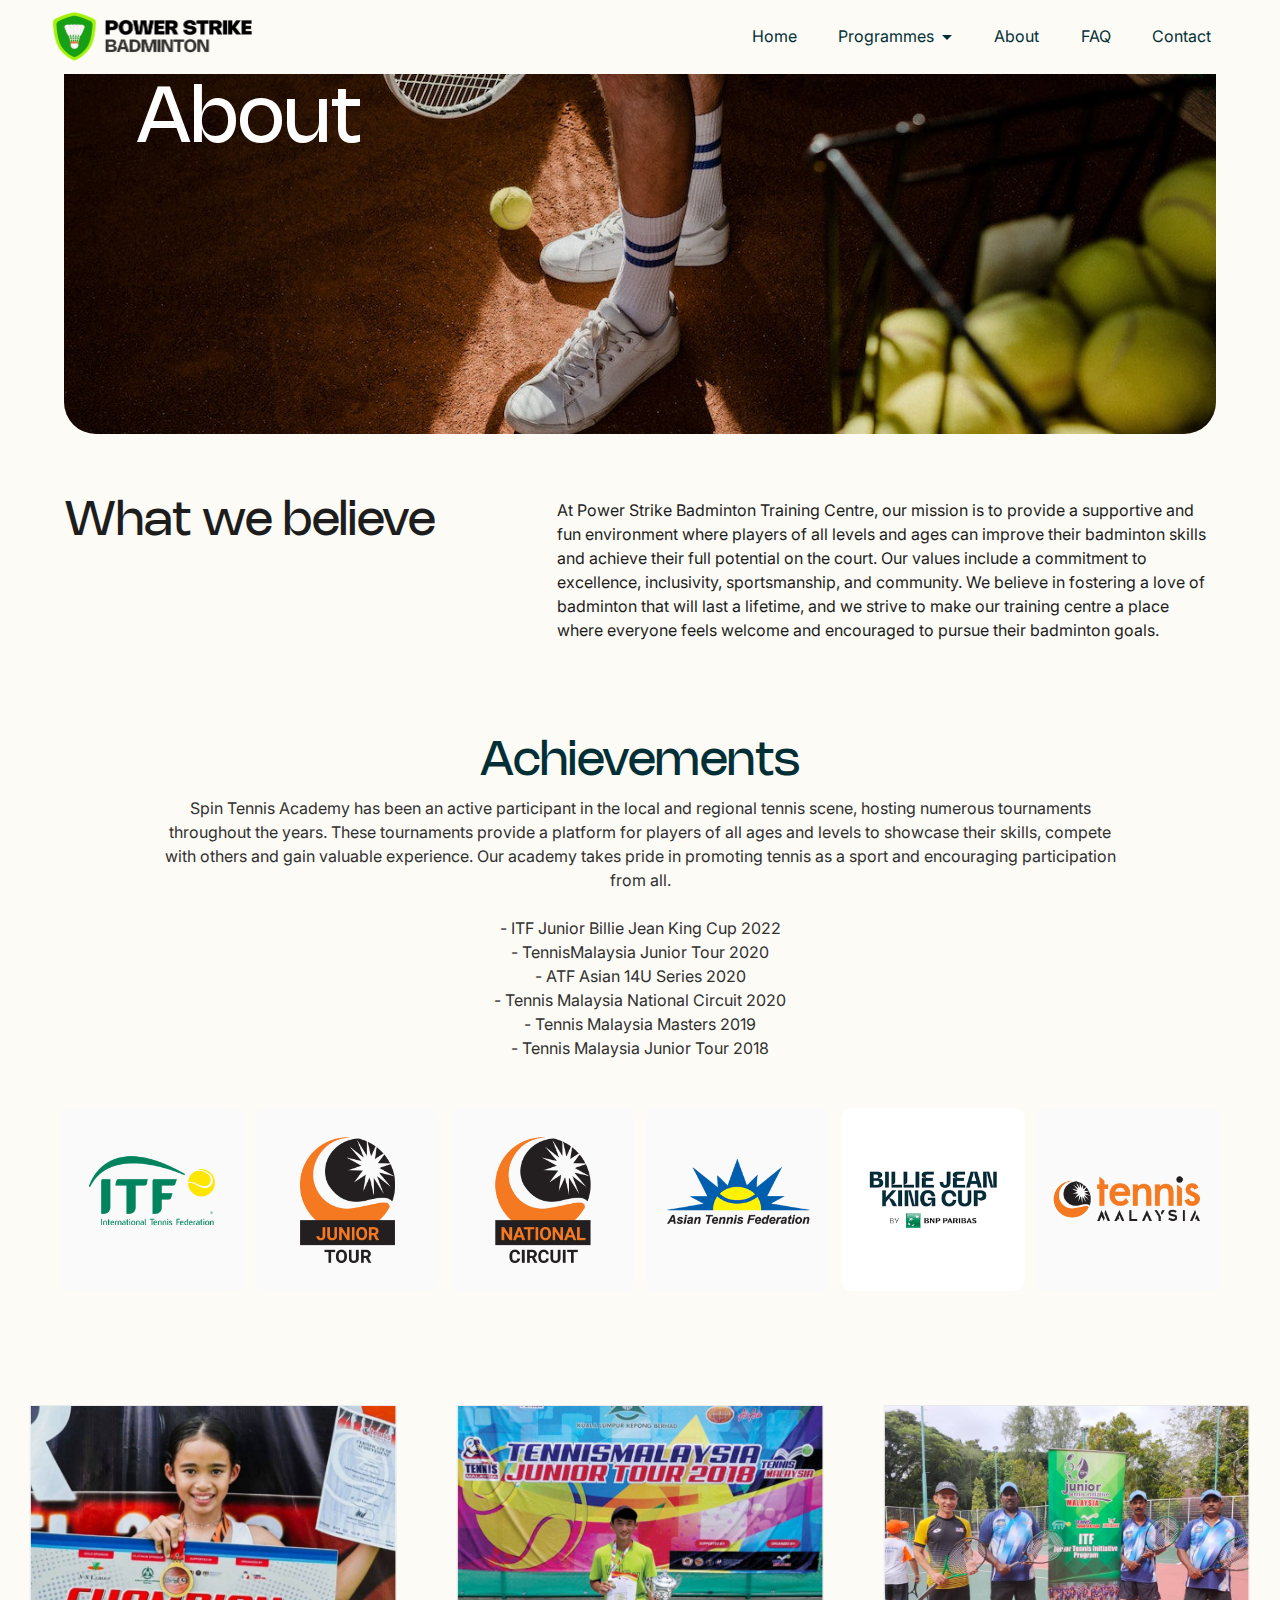
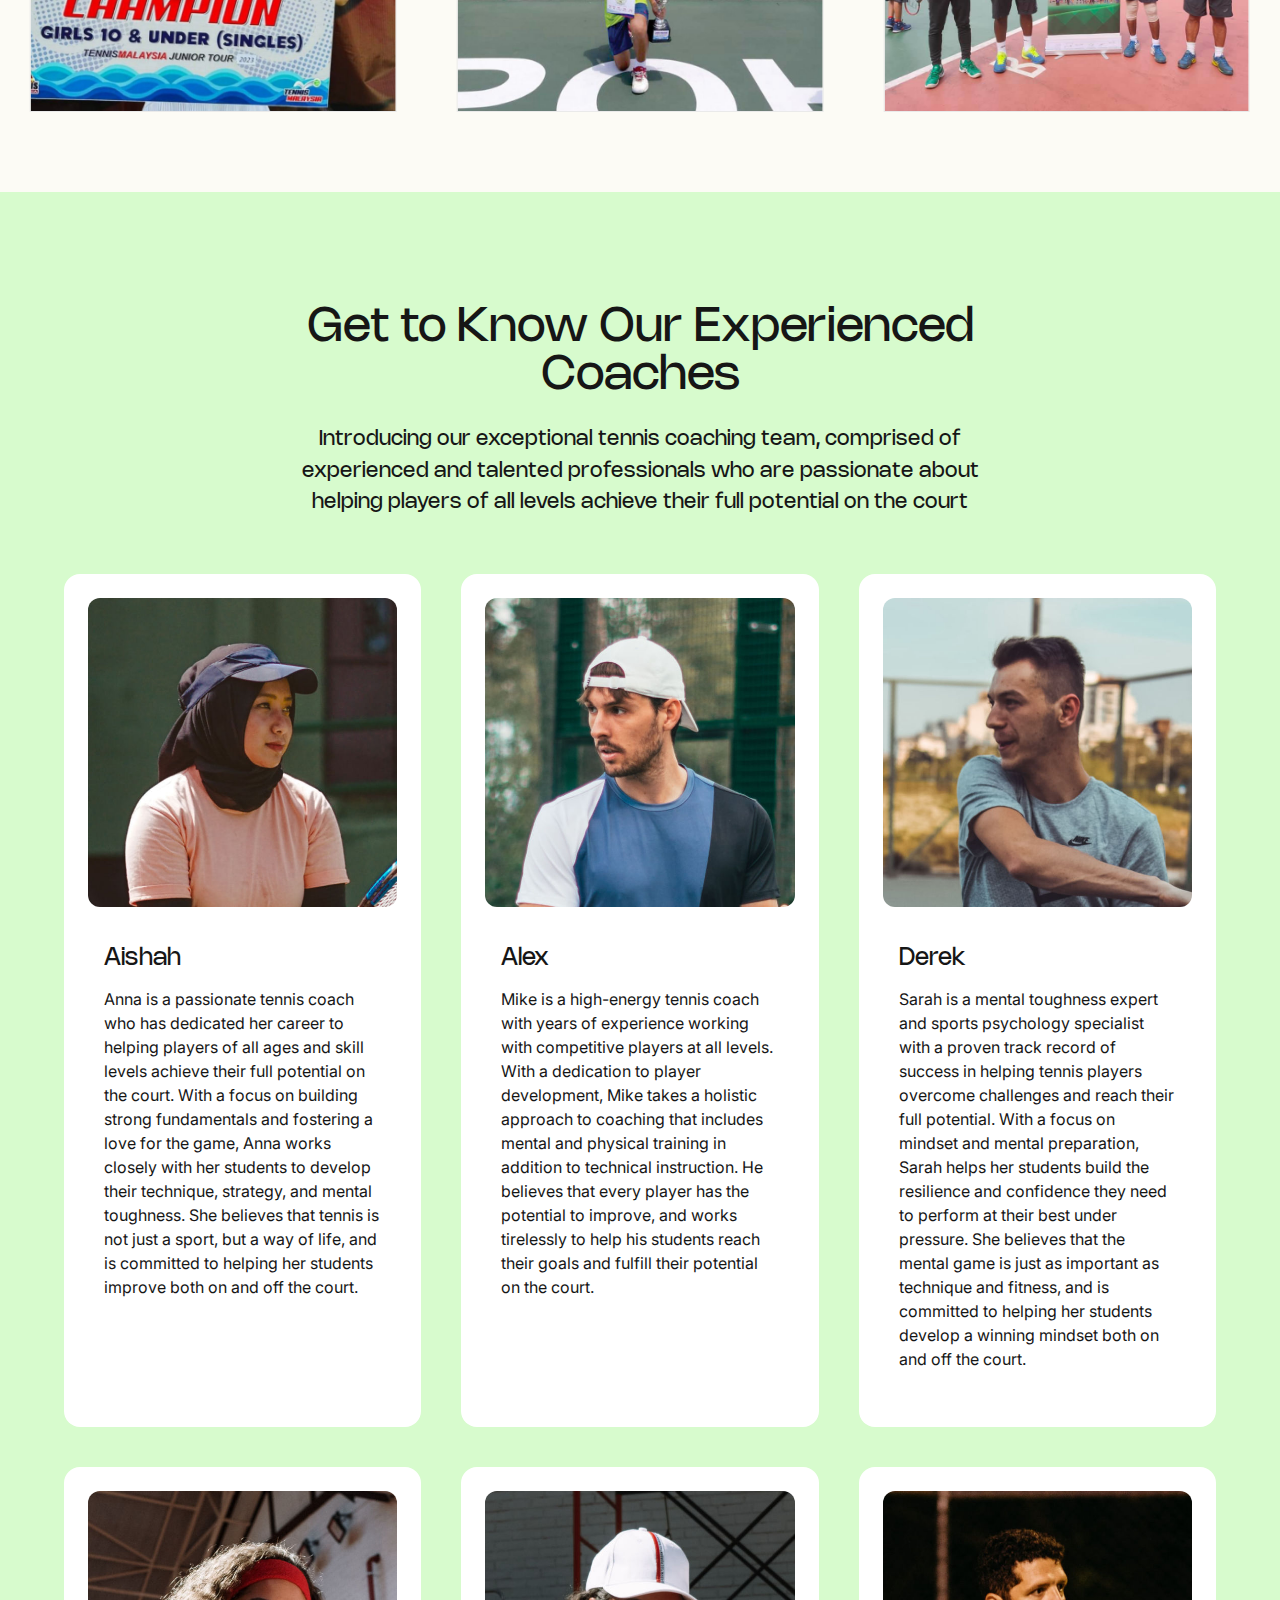
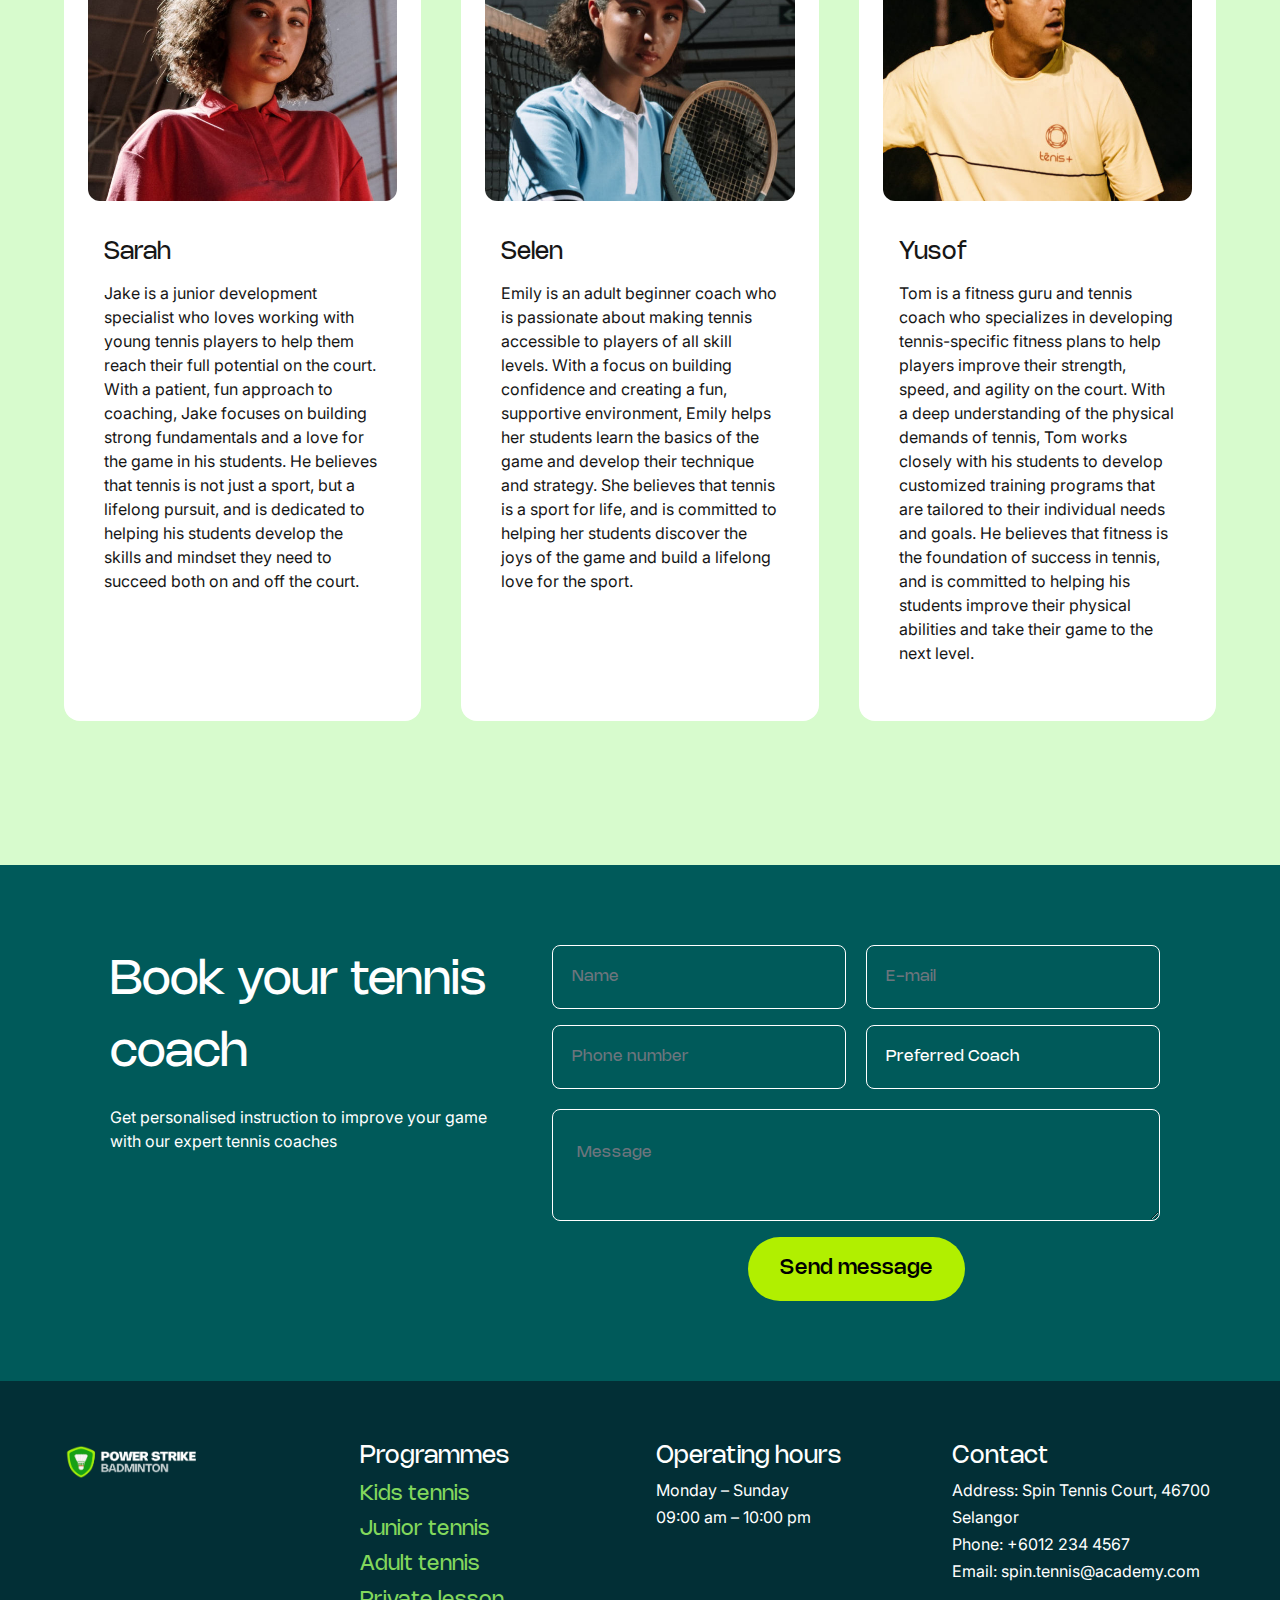
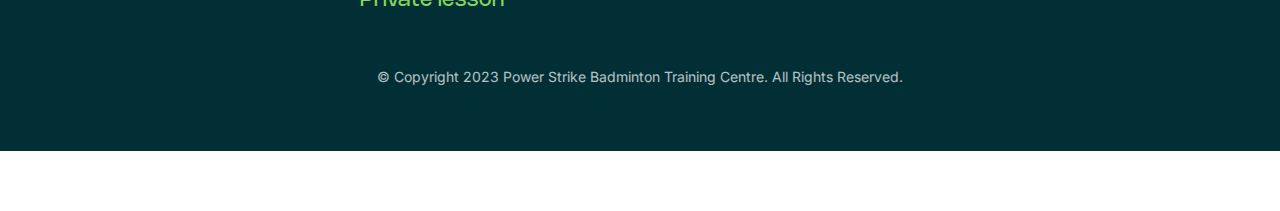
<file: about.html>
<!DOCTYPE html>
<html  >
<head>
  
  <meta charset="UTF-8">
  <meta http-equiv="X-UA-Compatible" content="IE=edge">
  
  <meta name="twitter:card" content="summary_large_image"/>
  <meta name="twitter:image:src" content="assets/images/about-meta.jpg">
  <meta property="og:image" content="assets/images/about-meta.jpg">
  <meta name="twitter:title" content="About | Power Strike Badminton Training Centre">
  <meta name="viewport" content="width=device-width, initial-scale=1, minimum-scale=1">
  <link rel="shortcut icon" href="assets/images/psb-icon-128x128.png" type="image/x-icon">
  <meta name="description" content="Step into the energetic world of Power Strike Badminton Training Centre, where our team of friendly coaches and welcoming atmosphere make every session a joyful journey towards badminton mastery.">
  
  
  <title>About | Power Strike Badminton Training Centre</title>
  <link rel="stylesheet" href="assets/web/assets/mobirise-icons2/mobirise2.css">
  <link rel="stylesheet" href="assets/bootstrap/css/bootstrap.min.css">
  <link rel="stylesheet" href="assets/bootstrap/css/bootstrap-grid.min.css">
  <link rel="stylesheet" href="assets/bootstrap/css/bootstrap-reboot.min.css">
    <link rel="stylesheet" href="assets/dropdown/css/style.css">
  <link rel="stylesheet" href="assets/socicon/css/styles.css">
  <link rel="stylesheet" href="assets/recaptcha.css">
  <link href="assets/fonts/style.css" rel="stylesheet">
  <link rel="preload" href="https://fonts.googleapis.com/css?family=Inter:100,200,300,400,500,600,700,800,900&display=swap" as="style" onload="this.onload=null;this.rel='stylesheet'">
  <noscript><link rel="stylesheet" href="https://fonts.googleapis.com/css?family=Inter:100,200,300,400,500,600,700,800,900&display=swap"></noscript>
  <link rel="preload" as="style" href="assets/mobirise/css/mbr-additional.css"><link rel="stylesheet" href="assets/mobirise/css/mbr-additional.css" type="text/css">

  
  
  

</head>
<body>

<!-- Analytics -->
<!-- Google tag (gtag.js) -->
<script async src="https://www.googletagmanager.com/gtag/js?id=G-ED5LH9JKSZ"></script>
<script>
  window.dataLayer = window.dataLayer || [];
  function gtag(){dataLayer.push(arguments);}
  gtag('js', new Date());

  gtag('config', 'G-ED5LH9JKSZ');
</script>
<!-- /Analytics -->


  <style>
.display-4, .display-7, span, p, a {
    line-height: 150%;
}
.mbr-section-btn .btn {
    min-height: auto;
    padding: 16px 32px;
    font-weight: 500!important;
}
.copyright {
    font-size: 14px;
    opacity: 0.7;
}
.btn-primary,
.btn-primary:active {
  background: linear-gradient(to bottom, #b1ef00 0 33.33333333%, #b1ef00 33.33333333%, #00AC1C 66.66666667%, #00AC1C 66.66666667% 100%) !important;
  border: none !important;
  color: #000000 !important;
  background-position: top !important;
  background-size: 100% 300% !important;
}
.btn-primary:hover,
.btn-primary:focus,
.btn-primary.focus,
.btn-primary.active {
  color: #ffffff !important;
  background: linear-gradient(to bottom, #b1ef00 0 33.33333333%, #b1ef00 33.33333333%, #00AC1C 66.66666667%, #00AC1C 66.66666667% 100%) !important;
  border: none !important;
  background-position: bottom !important;
  background-size: 100% 300% !important;
}
.cid-tD6SphtdWM .dropdown-item:hover,
.cid-tD6SphtdWM .dropdown-item:focus {
  background: #b1ef00 !important;
  color: #022f36 !important;
}
</style>
  <div class="hero-container cid-tCViJKNo5k" style="background-color: #fcfbf5; padding: 2rem 4rem 4rem; margin-top: 0.1rem;" id="header1-1e" data-rv-view="71">
<section data-bs-version="5.1" class="header1 cinemam5" group="Headers" style="border-radius: 40px; min-height:400px">
<style>@media screen and (max-width: 768px) {
  .hero-container {
    padding: 0.8rem 1rem 1rem !important;
  }
    }</style>
    
    
    
    
    <img class="section-bg-img" src="assets/images/pexels-cottonbro-studio-5739125-1280x853.jpg" alt="" media-simple="true"> 
    <div class="container-fluid">
        <div class="row">
            <div class="col-12 mt-5">
                <div class="title-wrapper">
                    <h1 class="mbr-section-title mbr-fonts-style display-1">About</h1>
                </div>
            </div>
            <div class="col-12 col-lg-6">
                <div class="text-wrapper">
                    
                    
                </div>
            </div>
        </div>
    </div>
  
</section> </div>

<section data-bs-version="5.1" class="content1 advisorym5 cid-tCVmKR9pzg" id="content1-1h">

    

    
    

    <div class="container-fluid">
        <div class="row">
            <div class="col-12 col-lg-5">
                <div class="subtitle-wrapper">
                    <h3 class="mbr-section-subtitle mbr-fonts-style display-2">
                        What we believe</h3>
                </div>
            </div>
            <div class="col-12 col-lg-7">
                <div class="title-wrapper">
                    <h2 class="mbr-section-title mbr-fonts-style display-7">At Power Strike Badminton Training Centre, our mission is to provide a supportive and fun environment where players of all levels and ages can improve their badminton skills and achieve their full potential on the court. Our values include a commitment to excellence, inclusivity, sportsmanship, and community. We believe in fostering a love of badminton that will last a lifetime, and we strive to make our training centre a place where everyone feels welcome and encouraged to pursue their badminton goals.&nbsp;</h2>
                    
                </div>
            </div>
        </div>
    </div>
</section>

<section data-bs-version="5.1" class="slider1 charitym5 mbr-embla cid-tD6HQ8nscG" id="aslider1-35">
    

    
    <div class="position-relative">
        <div class="container">
            <div class="row mbr-section-head">
                <h4 class="mbr-section-title mbr-fonts-style mb-0 display-2">Achievements</h4>
                <h5 class="col-12 col-lg-10 mbr-section-subtitle mbr-fonts-style mb-0 display-7">Spin Tennis Academy has been an active participant in the local and regional tennis scene, hosting numerous tournaments throughout the years. These tournaments provide a platform for players of all ages and levels to showcase their skills, compete with others and gain valuable experience. Our academy takes pride in promoting tennis as a sport and encouraging participation from all.<br><br>- ITF Junior Billie Jean King Cup 2022<br>- TennisMalaysia Junior Tour 2020<br>- ATF Asian 14U Series 2020<br>- Tennis Malaysia National Circuit 2020<br>- Tennis Malaysia Masters 2019<br>- Tennis Malaysia Junior Tour 2018<br><br><br></h5>
                <div class="img-container">
                                        <img src="assets/images/tournament-1900x300.png" data-slide-to="1" data-bs-slide-to="2" alt="">
                                    </div>
            </div>
        </div>

        <div class="embla" data-skip-snaps="true" data-align="center" data-contain-scroll="trimSnaps" data-loop="true" data-auto-play="true" data-auto-play-interval="5" data-draggable="true">
            <div class="embla__viewport container-fluid">
                <div class="embla__container">

                    <div class="embla__slide slider-image item active">
                        <div class="slide-content">
                            <div class="item-wrapper">
                                <div class="item-img">
                                    <img src="assets/images/4745-20190129151931-gm0aj-853x1024.jpg" alt="" data-slide-to="1" data-bs-slide-to="1">
                                </div>
                            </div>
                        </div>
                    </div><div class="embla__slide slider-image item active">
                        <div class="slide-content">
                            <div class="item-wrapper">
                                <div class="item-img">
                                    <img src="assets/images/116265255-3250008065084954-967254837699479911-n-960x720.jpg" alt="" data-slide-to="2" data-bs-slide-to="2">
                                </div>
                            </div>
                        </div>
                    </div><div class="embla__slide slider-image item active">
                        <div class="slide-content">
                            <div class="item-wrapper">
                                <div class="item-img">
                                    <img src="assets/images/332270150-1159146648121056-6324415314764755040-n-1279x1593.jpg" alt="" data-slide-to="3" data-bs-slide-to="3">
                                </div>
                            </div>
                        </div>
                    </div><div class="embla__slide slider-image item active">
                        <div class="slide-content">
                            <div class="item-wrapper">
                                <div class="item-img">
                                    <img src="assets/images/aa17p7jg-1000x666.jpg" alt="" data-slide-to="4" data-bs-slide-to="4">
                                </div>
                            </div>
                        </div>
                    </div>

                </div>
            </div>
            <button class="embla__button embla__button--prev">
                <span class="mobi-mbri mobi-mbri-arrow-prev mbr-iconfont" aria-hidden="true"></span>
                <span class="sr-only visually-hidden visually-hidden">Previous</span>
            </button>
            <button class="embla__button embla__button--next">
                <span class="mobi-mbri mobi-mbri-arrow-next mbr-iconfont" aria-hidden="true"></span>
                <span class="sr-only visually-hidden visually-hidden">Next</span>
            </button>
        </div>
    </div>
</section>

<section data-bs-version="5.1" class="people1 cid-tCVnHw5tiv" id="apeople1-1i">

    

    

    <div class="container">
        <div class="row justify-content-center">
            <div class="col-12">
                <div class="title-container">
                    <h3 class="mbr-section-title mb-0 mbr-fonts-style align-center display-2">Get to Know Our Experienced Coaches</h3>
                    <h4 class="mbr-section-subtitle mb-0 mbr-fonts-style align-center display-4">Introducing our exceptional tennis coaching team, comprised of experienced and talented professionals who are passionate about helping players of all levels achieve their full potential on the court</h4>
                </div>
            </div>
        </div>
        <div class="row justify-content-center">
            <div class="col-12">
                <div class="grid-container">
                    <div class="content-container item features-image active">
                        <div class="text-container item-wrapper">
                            <div class="text-wrapper">
                                <div class="header-wrap col-12">
                                    <div class="img-container">
                                        <img src="assets/images/frame-6-611x611.jpg" data-slide-to="1" data-bs-slide-to="2">
                                    </div>
                                </div>
                                <div class="text-padding">
                                    <p class="name-text mbr-fonts-style display-5">
                                            Aishah</p>
                                    
                                    <p class="mbr-text align-center mbr-fonts-style display-7">
                                        Anna is a passionate tennis coach who has dedicated her career to helping players of all ages and skill levels achieve their full potential on the court. With a focus on building strong fundamentals and fostering a love for the game, Anna works closely with her students to develop their technique, strategy, and mental toughness. She believes that tennis is not just a sport, but a way of life, and is committed to helping her students improve both on and off the court.<br></p>
                                    
                                </div>
                            </div>
                        </div>
                    </div><div class="content-container item features-image">
                        <div class="text-container item-wrapper">
                            <div class="text-wrapper">
                                <div class="header-wrap col-12">
                                    <div class="img-container">
                                        <img src="assets/images/frame-4-611x611.jpg" data-slide-to="1" data-bs-slide-to="1">
                                    </div>
                                </div>
                                <div class="text-padding">
                                    <p class="name-text mbr-fonts-style display-5">Alex</p>
                                    
                                    <p class="mbr-text align-center mbr-fonts-style display-7">
                                        Mike is a high-energy tennis coach with years of experience working with competitive players at all levels. With a dedication to player development, Mike takes a holistic approach to coaching that includes mental and physical training in addition to technical instruction. He believes that every player has the potential to improve, and works tirelessly to help his students reach their goals and fulfill their potential on the court.

                                    </p>
                                    
                                </div>
                            </div>
                        </div>
                    </div><div class="content-container item features-image">
                        <div class="text-container item-wrapper">
                            <div class="text-wrapper">
                                <div class="header-wrap col-12">
                                    <div class="img-container">
                                        <img src="assets/images/frame-3-611x611.jpg" data-slide-to="2" data-bs-slide-to="2">
                                    </div>
                                </div>
                                <div class="text-padding">
                                    <p class="name-text mbr-fonts-style display-5">Derek</p>
                                    
                                    <p class="mbr-text align-center mbr-fonts-style display-7">
                                        Sarah is a mental toughness expert and sports psychology specialist with a proven track record of success in helping tennis players overcome challenges and reach their full potential. With a focus on mindset and mental preparation, Sarah helps her students build the resilience and confidence they need to perform at their best under pressure. She believes that the mental game is just as important as technique and fitness, and is committed to helping her students develop a winning mindset both on and off the court.

                                    </p>
                                    
                                </div>
                            </div>
                        </div>
                    </div><div class="content-container item features-image">
                        <div class="text-container item-wrapper">
                            <div class="text-wrapper">
                                <div class="header-wrap col-12">
                                    <div class="img-container">
                                        <img src="assets/images/frame-1-611x611.jpg" data-slide-to="3" data-bs-slide-to="3">
                                    </div>
                                </div>
                                <div class="text-padding">
                                    <p class="name-text mbr-fonts-style display-5">
                                            Sarah</p>
                                    
                                    <p class="mbr-text align-center mbr-fonts-style display-7">
                                        Jake is a junior development specialist who loves working with young tennis players to help them reach their full potential on the court. With a patient, fun approach to coaching, Jake focuses on building strong fundamentals and a love for the game in his students. He believes that tennis is not just a sport, but a lifelong pursuit, and is dedicated to helping his students develop the skills and mindset they need to succeed both on and off the court.

                                    </p>
                                    
                                </div>
                            </div>
                        </div>
                    </div><div class="content-container item features-image">
                        <div class="text-container item-wrapper">
                            <div class="text-wrapper">
                                <div class="header-wrap col-12">
                                    <div class="img-container">
                                        <img src="assets/images/frame-2-611x611.jpg" data-slide-to="4" data-bs-slide-to="5">
                                    </div>
                                </div>
                                <div class="text-padding">
                                    <p class="name-text mbr-fonts-style display-5">
                                            Selen</p>
                                    
                                    <p class="mbr-text align-center mbr-fonts-style display-7">
                                        Emily is an adult beginner coach who is passionate about making tennis accessible to players of all skill levels. With a focus on building confidence and creating a fun, supportive environment, Emily helps her students learn the basics of the game and develop their technique and strategy. She believes that tennis is a sport for life, and is committed to helping her students discover the joys of the game and build a lifelong love for the sport.

                                    </p>
                                    
                                </div>
                            </div>
                        </div>
                    </div><div class="content-container item features-image">
                        <div class="text-container item-wrapper">
                            <div class="text-wrapper">
                                <div class="header-wrap col-12">
                                    <div class="img-container">
                                        <img src="assets/images/frame-5-611x611.jpg" data-slide-to="5" data-bs-slide-to="6">
                                    </div>
                                </div>
                                <div class="text-padding">
                                    <p class="name-text mbr-fonts-style display-5">
                                            Yusof</p>
                                    
                                    <p class="mbr-text align-center mbr-fonts-style display-7">
                                        Tom is a fitness guru and tennis coach who specializes in developing tennis-specific fitness plans to help players improve their strength, speed, and agility on the court. With a deep understanding of the physical demands of tennis, Tom works closely with his students to develop customized training programs that are tailored to their individual needs and goals. He believes that fitness is the foundation of success in tennis, and is committed to helping his students improve their physical abilities and take their game to the next level.

                                    </p>
                                    
                                </div>
                            </div>
                        </div>
                    </div>

                    
                </div>
            </div>
        </div>
    </div>
</section>

<section data-bs-version="5.1" class="form1 cid-tCVurqq3x6" id="form1-1p">
    
    
    <div class="container-fluid">
        <div class="row">
            <div class="form-container">
                <div class="container-title mb-4">
                    <h3 class="mbr-section-title mbr-fonts-style mb-3 display-2"><p>Book your tennis coach</p></h3>
                    <p class="mbr-text mbr-white mbr-fonts-style mb-0 display-7">Get personalised instruction to improve your game with our expert tennis coaches</p>
                </div>
                <div class="mbr-form form-wrapper" data-form-type="formoid">
<!--Formbuilder Form-->
<form action="https://mobirise.eu/" method="POST" class="mbr-form form-with-styler" data-form-title="Form Name"><input type="hidden" name="email" data-form-email="true" value="LTGnRIkm2u/llP3X7EhGJqevPghQMSVdB8DDfm7d5U2qIUOF+3IYOARnXz6IYe9iTxF14RqNi7hpRsmZL9VXuNEHoZQOzE4XlSdnbqpoixtpPbTJxVB09ZR2pv0WfDny.5lt0JbA3Lqyf/lo48nmLG/HLlcP2CG2pHku6BvH7TzNy1Tjyl9YT2wofoAC0CeIl/nXfLJ1JnfgNRjxhDcLnRyCAeT5wNoJUL/nr+sa26fG/hgbriQ4ccIPrEOT3Vzen">
<div class="row">
<div hidden="hidden" data-form-alert="" class="alert alert-success col-12">Thank you for your interest in our coaching services! One of our team members will be in touch with you shortly to confirm your booking and answer any questions you may have.</div>
<div hidden="hidden" data-form-alert-danger="" class="alert alert-danger col-12">Oops...! some problem!</div>
</div>
<div class="dragArea row">
<div class="col-lg-6 col-md-12 col-sm-12 form-group mb-3" data-for="name">
<input type="text" name="name" placeholder="Name" data-form-field="name" class="form-control display-7" value="" id="name-form1-1p">
</div>
<div class="col-lg-6 col-md-12 col-sm-12 form-group mb-3" data-for="email">
<input type="email" name="email" placeholder="E-mail" data-form-field="email" class="form-control display-7" value="" id="email-form1-1p">
</div>
<div data-for="Phone number" class="col-lg-6 col-md-12 col-sm-12 form-group">
<input type="tel" name="Phone number" data-form-field="Phone number" class="form-control display-7" placeholder="Phone number" value="" id="Phone number-form1-1p">
</div>
<div data-for="Preferred Coach" class="col-lg-6 col-md-12 col-sm-12 form-group">
<select name="Preferred Coach" data-form-field="Preferred Coach" class="form-control form-select display-7" id="Preferred Coach-form1-1p">
<option value="Preferred Coach">Preferred Coach</option>
<option value="Aishah">Aishah</option>
<option value="Alex">Alex</option>
<option value="Derek">Derek</option>
<option value="Sarah">Sarah</option>
<option value="Selen">Selen</option>
<option value="Yusof">Yusof</option>
</select>
</div>
<div class="col-12 form-group mb-3" data-for="textarea">
<textarea name="textarea" placeholder="Message" data-form-field="textarea" class="form-control form-textarea display-7" id="textarea-form1-1p"></textarea>
</div>
<div class="col-lg-12 col-md-12 col-sm-12 mbr-section-btn">
<button type="submit" class="w-100 w-100 btn btn-primary display-4">Send message</button>
</div>
</div>
</form><!--Formbuilder Form-->
</div>
            </div>

        </div>
    </div>
</section>

<section data-bs-version="5.1" class="footer4 cid-tCYFdOgVeR" once="footers" id="footer4-32">
    
    

    
    <div class="container">
        <div class="row mbr-white">
            <div class="col-6 col-lg-3 mb-3">
                <div class="media-wrap col-12">
                    <a href="index.html">
                        <img src="assets/images/psb-logo-white-307x79.png" alt="">
                    </a>
                </div>
            </div>
            <div class="col-12 col-md-6 col-lg-3">
                <h5 class="mbr-section-subtitle mbr-fonts-style mb-2 display-5">
                    Programmes</h5>
                <ul class="list mbr-fonts-style display-4">
                    <li class="mbr-text item-wrap"><a href="kids-tennis.html" class="text-danger">Kids tennis</a></li>
                    <li class="mbr-text item-wrap"><a href="Junior Tennis.html" class="text-danger">Junior tennis</a></li><a href="Junior Tennis.html" class="text-primary">
                    </a><li class="mbr-text item-wrap"><a href="adult-tennis.html" class="text-danger">Adult tennis</a></li>
                    <li class="mbr-text item-wrap"><a href="private-session.html" class="text-danger">Private lesson</a></li>
                </ul>
            </div>
            <div class="col-12 col-md-6 col-lg-3">
                <h5 class="mbr-section-subtitle mbr-fonts-style mb-2 display-5">
                    Operating hours</h5>
                <ul class="list mbr-fonts-style display-7">
                    <li class="mbr-text item-wrap">Monday – Sunday</li><li class="mbr-text item-wrap">09:00 am – 10:00 pm</li>
                </ul>
            </div>
            <div class="col-12 col-md-6 col-lg-3">
                <h5 class="mbr-section-subtitle mbr-fonts-style mb-2 display-5">
                    Contact</h5>
                <ul class="list mbr-fonts-style display-7">
                    <li class="mbr-text item-wrap">Address: Spin Tennis Court, 46700 Selangor</li>
                    <li class="mbr-text item-wrap">Phone: +6012 234 4567</li>
                    <li class="mbr-text item-wrap"><span style="font-size: 1rem;">Email: spin.tennis@academy.com</span><br></li>
                </ul>
            </div>
            <div class="col-12 mt-5">
                <p class="mbr-text mb-0 mbr-fonts-style copyright align-center display-7">
                    © Copyright 2023 Power Strike Badminton Training Centre. All Rights Reserved.</p>
            </div>
        </div>
    </div>
</section>

<section data-bs-version="5.1" class="menu menu1 cid-tD6SphtdWM" once="menu" id="menu1-36">
    

    <nav class="navbar navbar-dropdown navbar-fixed-top navbar-expand-lg">
        <div class="container-fluid">
            <div class="navbar-brand">
                <span class="navbar-logo">
                    <a href="index.html">
                        <img src="assets/images/psb-logo-409x106.png" alt="Spin Tennis Academy" style="height: 3.3rem;">
                    </a>
                </span>
                
            </div>
            <button class="navbar-toggler" type="button" data-toggle="collapse" data-bs-toggle="collapse" data-target="#navbarSupportedContent" data-bs-target="#navbarSupportedContent" aria-controls="navbarNavAltMarkup" aria-expanded="false" aria-label="Toggle navigation">
                <div class="hamburger">
                    <span></span>
                    <span></span>
                    <span></span>
                    <span></span>
                </div>
            </button>
            <div class="collapse navbar-collapse" id="navbarSupportedContent">
                <ul class="navbar-nav nav-dropdown nav-right" data-app-modern-menu="true"><li class="nav-item"><a class="nav-link link text-success display-7" href="index.html">Home</a></li><li class="nav-item dropdown"><a class="nav-link link dropdown-toggle text-success display-7" href="#" data-toggle="dropdown-submenu" data-bs-toggle="dropdown" data-bs-auto-close="outside" aria-expanded="false">Programmes</a><div class="dropdown-menu" aria-labelledby="dropdown-338"><a class="dropdown-item text-success display-7" href="kids-tennis.html">Kids tennis</a><a class="dropdown-item text-success text-primary display-7" href="junior-tennis.html">Junior tennis</a><a class="dropdown-item text-success display-7" href="adult-tennis.html">Adult tennis</a><a class="dropdown-item text-success display-7" href="private-session.html">Private lesson</a></div></li><li class="nav-item"><a class="nav-link link text-success display-7" href="about.html">About</a></li>
                    
                    <li class="nav-item"><a class="nav-link link text-success text-primary display-7" href="faq.html">FAQ</a></li>
                    <li class="nav-item"><a class="nav-link link text-success display-7" href="contact.html">Contact</a></li></ul>
                
                
            </div>
        </div>
    </nav>
</section>


<script src="assets/bootstrap/js/bootstrap.bundle.min.js"></script>
  <script src="assets/smoothscroll/smooth-scroll.js"></script>
  <script src="assets/ytplayer/index.js"></script>
      <script src="assets/embla/embla.min.js"></script>
  <script src="assets/embla/script.js"></script>
  <script src="assets/dropdown/js/navbar-dropdown.js"></script>
  <script src="assets/theme/js/script.js"></script>
  <script src="assets/formoid.min.js"></script>
  
  
  

</body>
</html>
</file>
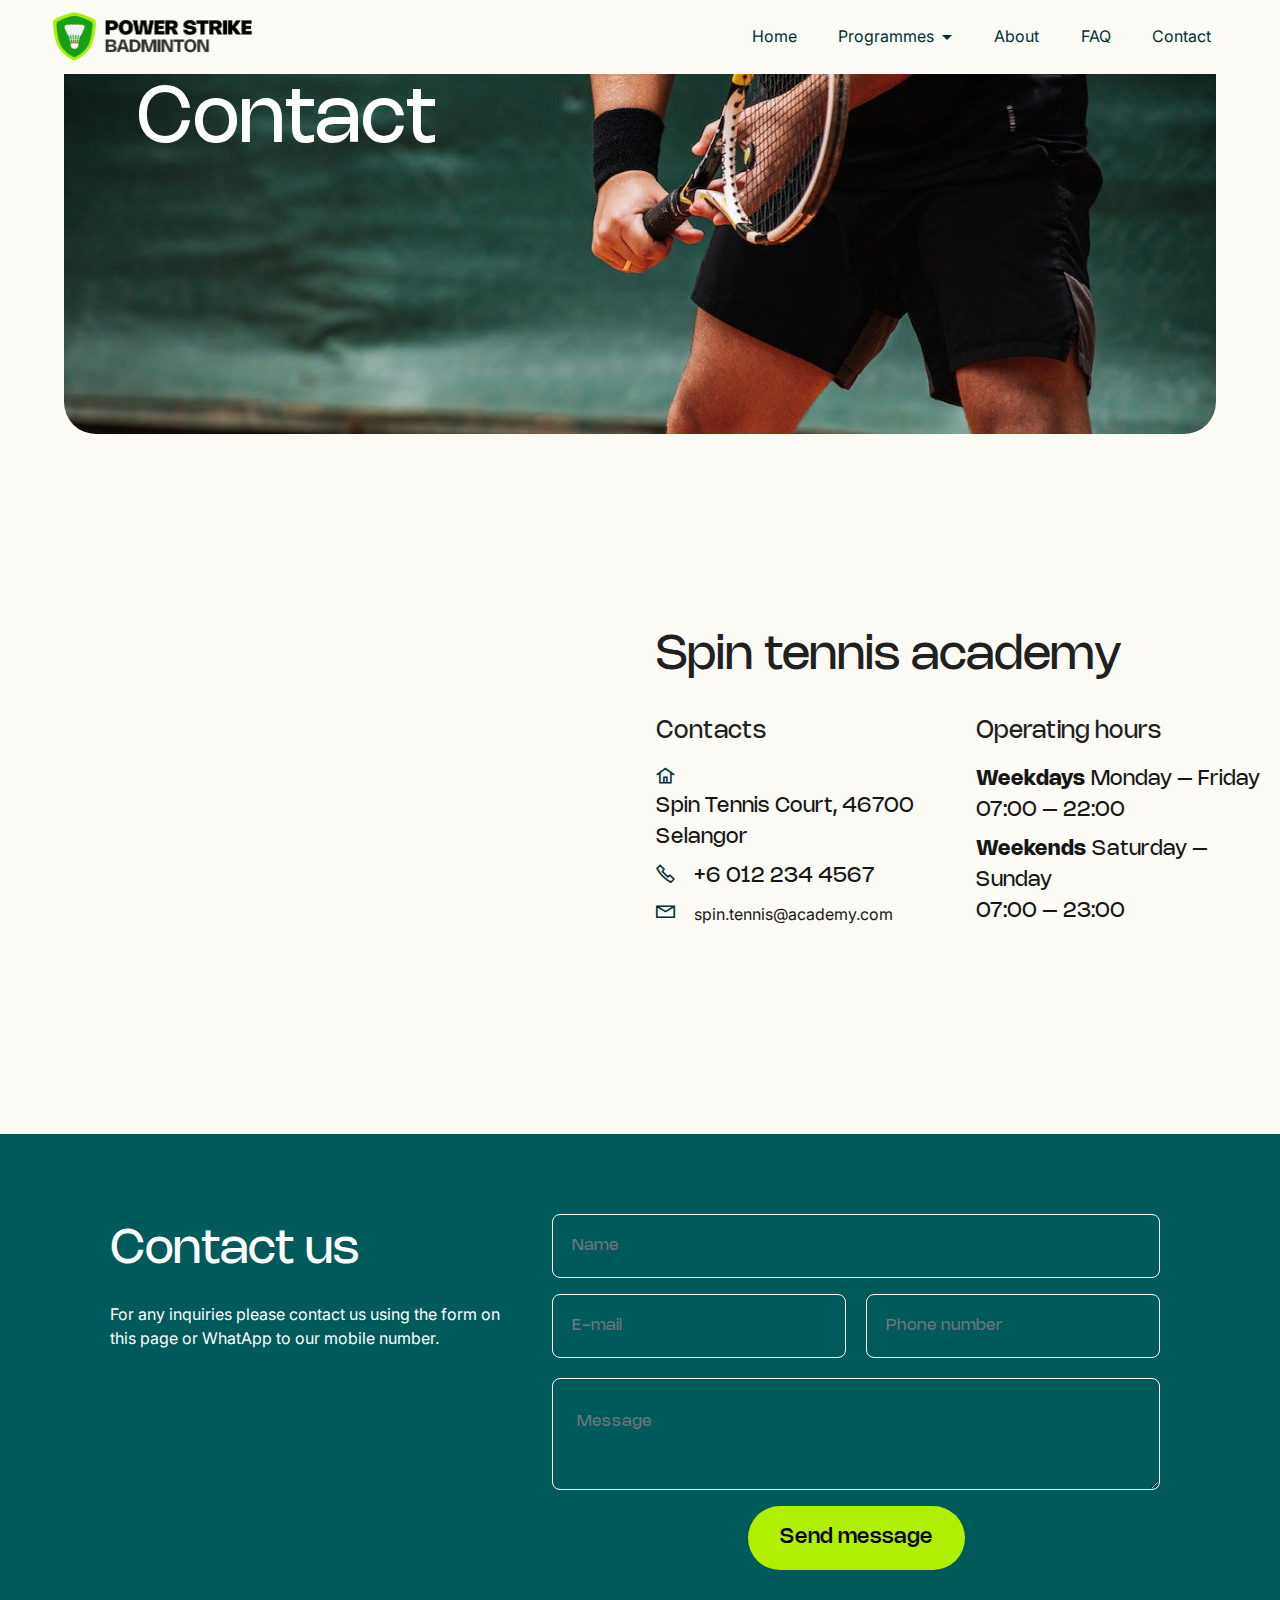
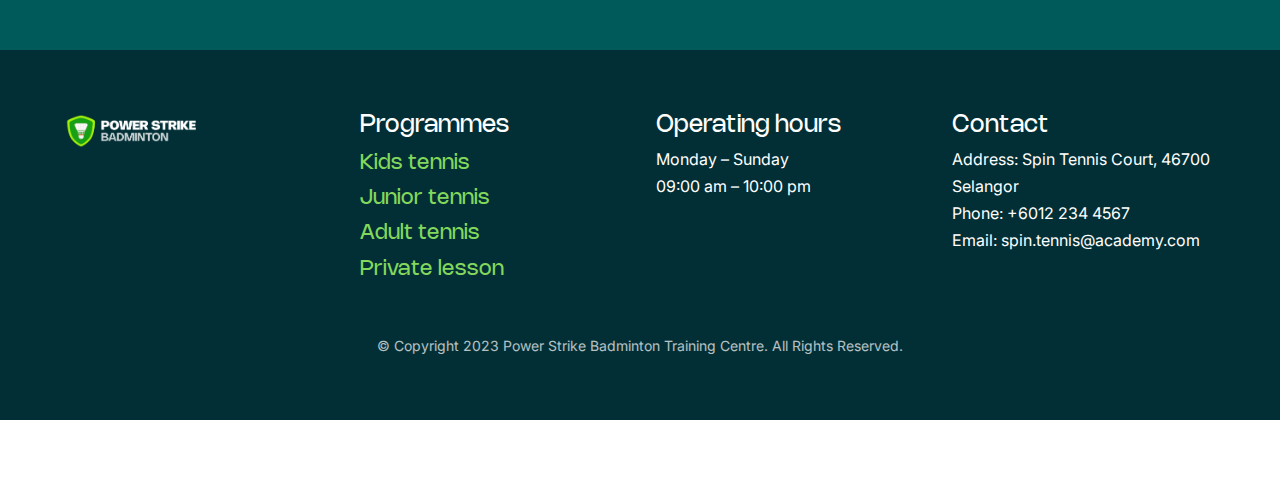
<file: contact.html>
<!DOCTYPE html>
<html  >
<head>
  
  <meta charset="UTF-8">
  <meta http-equiv="X-UA-Compatible" content="IE=edge">
  
  <meta name="twitter:card" content="summary_large_image"/>
  <meta name="twitter:image:src" content="assets/images/contact-meta.jpg">
  <meta property="og:image" content="assets/images/contact-meta.jpg">
  <meta name="twitter:title" content="Contact | Power Strike Badminton Training Centre">
  <meta name="viewport" content="width=device-width, initial-scale=1, minimum-scale=1">
  <link rel="shortcut icon" href="assets/images/psb-icon-128x128.png" type="image/x-icon">
  <meta name="description" content="Step into the energetic world of Power Strike Badminton Training Centre, where our team of friendly coaches and welcoming atmosphere make every session a joyful journey towards badminton mastery.">
  
  
  <title>Contact | Power Strike Badminton Training Centre</title>
  <link rel="stylesheet" href="assets/web/assets/mobirise-icons2/mobirise2.css">
  <link rel="stylesheet" href="assets/bootstrap/css/bootstrap.min.css">
  <link rel="stylesheet" href="assets/bootstrap/css/bootstrap-grid.min.css">
  <link rel="stylesheet" href="assets/bootstrap/css/bootstrap-reboot.min.css">
    <link rel="stylesheet" href="assets/dropdown/css/style.css">
  <link rel="stylesheet" href="assets/socicon/css/styles.css">
  <link rel="stylesheet" href="assets/recaptcha.css">
  <link href="assets/fonts/style.css" rel="stylesheet">
  <link rel="preload" href="https://fonts.googleapis.com/css?family=Inter:100,200,300,400,500,600,700,800,900&display=swap" as="style" onload="this.onload=null;this.rel='stylesheet'">
  <noscript><link rel="stylesheet" href="https://fonts.googleapis.com/css?family=Inter:100,200,300,400,500,600,700,800,900&display=swap"></noscript>
  <link rel="preload" as="style" href="assets/mobirise/css/mbr-additional.css"><link rel="stylesheet" href="assets/mobirise/css/mbr-additional.css" type="text/css">

  
  
  

</head>
<body>

<!-- Analytics -->
<!-- Google tag (gtag.js) -->
<script async src="https://www.googletagmanager.com/gtag/js?id=G-ED5LH9JKSZ"></script>
<script>
  window.dataLayer = window.dataLayer || [];
  function gtag(){dataLayer.push(arguments);}
  gtag('js', new Date());

  gtag('config', 'G-ED5LH9JKSZ');
</script>
<!-- /Analytics -->


  <style>
.display-4, .display-7, span, p, a {
    line-height: 150%;
}
.mbr-section-btn .btn {
    min-height: auto;
    padding: 16px 32px;
    font-weight: 500!important;
}
.copyright {
    font-size: 14px;
    opacity: 0.7;
}
.btn-primary,
.btn-primary:active {
  background: linear-gradient(to bottom, #b1ef00 0 33.33333333%, #b1ef00 33.33333333%, #00AC1C 66.66666667%, #00AC1C 66.66666667% 100%) !important;
  border: none !important;
  color: #000000 !important;
  background-position: top !important;
  background-size: 100% 300% !important;
}
.btn-primary:hover,
.btn-primary:focus,
.btn-primary.focus,
.btn-primary.active {
  color: #ffffff !important;
  background: linear-gradient(to bottom, #b1ef00 0 33.33333333%, #b1ef00 33.33333333%, #00AC1C 66.66666667%, #00AC1C 66.66666667% 100%) !important;
  border: none !important;
  background-position: bottom !important;
  background-size: 100% 300% !important;
}
.cid-tD6SphtdWM .dropdown-item:hover,
.cid-tD6SphtdWM .dropdown-item:focus {
  background: #b1ef00 !important;
  color: #022f36 !important;
}
</style>
  <div class="hero-container cid-tCVzzL4d55" style="background-color: #fcfbf5; padding: 2rem 4rem 4rem; margin-top: 0.1rem;" id="header1-1s" data-rv-view="91">
<section data-bs-version="5.1" class="header1 cinemam5" group="Headers" style="border-radius: 40px; min-height:400px">
<style>@media screen and (max-width: 768px) {
  .hero-container {
    padding: 0.8rem 1rem 1rem !important;
  }
    }</style>
    
    
    
    
    <img class="section-bg-img" src="assets/images/pexels-edward-eyer-10612307-1280x853.jpg" alt="" media-simple="true"> 
    <div class="container-fluid">
        <div class="row">
            <div class="col-12 mt-5">
                <div class="title-wrapper">
                    <h1 class="mbr-section-title mbr-fonts-style display-1">Contact</h1>
                </div>
            </div>
            <div class="col-12 col-lg-6">
                <div class="text-wrapper">
                    
                    
                </div>
            </div>
        </div>
    </div>
  
</section> </div>

<section data-bs-version="5.1" class="contact4 cid-tCVAEhAIps" id="contact4-1y">

    

    
    <div class="container">
        <div class="row justify-content-center align-items-center">
            <div class="map-wrapper col-12 col-lg-6">
                <div class="google-map"><iframe frameborder="0" style="border:0" src="https://www.google.com/maps/embed?pb=!1m18!1m12!1m3!1d63742.49340586367!2d101.53597944863282!3d3.1196053000000186!2m3!1f0!2f0!3f0!3m2!1i1024!2i768!4f13.1!3m3!1m2!1s0x31cc4eac5ada064f%3A0x70f76ea706a6fac9!2sSS%2023%20Tennis%20Court!5e0!3m2!1sen!2smy!4v1682871344643!5m2!1sen!2smy" allowfullscreen=""></iframe></div>
            </div>
            <div class="col-12 col-lg-6">
                <div class="header_box">
                    <h4 class="card-title mbr-fonts-style display-2">Spin tennis academy</h4>
                    
                </div>
                <div class="row">
                    <div class="col-12 col-sm-6 col-lg-6">
                        <div class="column_wrap">
                            <h4 class="mbr-section-subtitle mbr-fonts-style display-5">Contacts</h4>
                            <div class="contact_content">
                                <div class="iconfont-wrapper">
                                    <span class="mbr-iconfont mobi-mbri-home mobi-mbri"></span>
                                </div>
                                <p class="card_text mb-0 mbr-fonts-style display-4">Spin Tennis Court, 46700 Selangor</p>
                            </div>
                            <div class="contact_content">
                                <div class="iconfont-wrapper">
                                    <span class="mbr-iconfont mobi-mbri-phone mobi-mbri"></span>
                                </div>
                                <p class="card_text mb-0 mbr-fonts-style display-4">+6 012 234 4567</p>
                            </div>
                            <div class="contact_content">
                                <div class="iconfont-wrapper">
                                    <span class="mbr-iconfont mobi-mbri-letter mobi-mbri"></span>
                                </div>
                                <p class="card_text mb-0 mbr-fonts-style display-7">spin.tennis@academy.com</p>
                            </div>
                        </div>
                    </div>
                    <div class="col-12 col-sm-6 col-lg-6">
                        <div class="column_wrap">
                            <h4 class="mbr-section-subtitle mbr-fonts-style display-5">Operating hours</h4>
                            <div class="contact_content">
                                <p class="card_text mb-0 mbr-fonts-style display-4"><strong>Weekdays</strong> Monday – Friday
<br>07:00 – 22:00</p>
                            </div>
                            <div class="contact_content">
                                <p class="card_text mb-0 mbr-fonts-style display-4"><strong>Weekends</strong> Saturday – Sunday
<br>07:00 – 23:00</p>
                            </div>
                        </div>
                    </div>
                </div>
            </div>
        </div>
    </div>
</section>

<section data-bs-version="5.1" class="form1 cid-tCVzzOtKr6" id="form1-1v">
    
    
    <div class="container-fluid">
        <div class="row">
            <div class="form-container">
                <div class="container-title mb-4">
                    <h3 class="mbr-section-title mbr-fonts-style mb-3 display-2"><p>Contact us</p></h3>
                    <p class="mbr-text mbr-white mbr-fonts-style mb-0 display-7">For any inquiries please contact us using the form on this page or WhatApp to our mobile number.</p>
                </div>
                <div class="mbr-form form-wrapper" data-form-type="formoid">
<!--Formbuilder Form-->
<form action="https://mobirise.eu/" method="POST" class="mbr-form form-with-styler" data-form-title="Form Name"><input type="hidden" name="email" data-form-email="true" value="kOheHq0yu6Nqhx5LIy2OvxsZR6u7bqyhdpfOXKkPbHqIVhQkCDrWIRge3Ru8K1GjgAw83+3OpDHJexd+NiX//SmNtnxseUj/L47xFpmM8PEIY6+XmAR4bxXO1Jb5gw4v.KByWxIE4K1gBDoRLNPhUAGN+Wu1OyilzQvcKIGF7cBWCScxGTUl5imY+xy+hYjvez/flCZaj/rnNeiZvP8nabXHCmRd2SXn34hcC2F/yttPtij3y2Nmhno24xJ+9kcQt">
<div class="row">
<div hidden="hidden" data-form-alert="" class="alert alert-success col-12">Thank you for your interest in our coaching services! One of our team members will be in touch with you shortly to confirm your booking and answer any questions you may have.</div>
<div hidden="hidden" data-form-alert-danger="" class="alert alert-danger col-12">Oops...! some problem!</div>
</div>
<div class="dragArea row">
<div class="col-lg-12 col-md-12 col-sm-12 form-group mb-3" data-for="name">
<input type="text" name="name" placeholder="Name" data-form-field="name" class="form-control display-7" value="" id="name-form1-1v">
</div>
<div class="col-lg-6 col-md-12 col-sm-12 form-group mb-3" data-for="email">
<input type="email" name="email" placeholder="E-mail" data-form-field="email" class="form-control display-7" value="" id="email-form1-1v">
</div>
<div data-for="Phone number" class="col-lg-6 col-md-12 col-sm-12 form-group">
<input type="tel" name="Phone number" placeholder="Phone number" data-form-field="Phone number" class="form-control display-7" value="" id="Phone number-form1-1v">
</div>
<div data-for="textarea" class="col-12 form-group mb-3">
<textarea name="textarea" placeholder="Message" data-form-field="textarea" class="form-control form-textarea display-7" id="textarea-form1-1v"></textarea>
</div>
<div class="col-lg-12 col-md-12 col-sm-12 mbr-section-btn">
<button type="submit" class="w-100 w-100 w-100 btn btn-primary display-4">Send message</button>
</div>
</div>
</form><!--Formbuilder Form-->
</div>
            </div>

        </div>
    </div>
</section>

<section data-bs-version="5.1" class="footer4 cid-tCYFdOgVeR" once="footers" id="footer4-32">
    
    

    
    <div class="container">
        <div class="row mbr-white">
            <div class="col-6 col-lg-3 mb-3">
                <div class="media-wrap col-12">
                    <a href="index.html">
                        <img src="assets/images/psb-logo-white-307x79.png" alt="">
                    </a>
                </div>
            </div>
            <div class="col-12 col-md-6 col-lg-3">
                <h5 class="mbr-section-subtitle mbr-fonts-style mb-2 display-5">
                    Programmes</h5>
                <ul class="list mbr-fonts-style display-4">
                    <li class="mbr-text item-wrap"><a href="kids-tennis.html" class="text-danger">Kids tennis</a></li>
                    <li class="mbr-text item-wrap"><a href="Junior Tennis.html" class="text-danger">Junior tennis</a></li><a href="Junior Tennis.html" class="text-primary">
                    </a><li class="mbr-text item-wrap"><a href="adult-tennis.html" class="text-danger">Adult tennis</a></li>
                    <li class="mbr-text item-wrap"><a href="private-session.html" class="text-danger">Private lesson</a></li>
                </ul>
            </div>
            <div class="col-12 col-md-6 col-lg-3">
                <h5 class="mbr-section-subtitle mbr-fonts-style mb-2 display-5">
                    Operating hours</h5>
                <ul class="list mbr-fonts-style display-7">
                    <li class="mbr-text item-wrap">Monday – Sunday</li><li class="mbr-text item-wrap">09:00 am – 10:00 pm</li>
                </ul>
            </div>
            <div class="col-12 col-md-6 col-lg-3">
                <h5 class="mbr-section-subtitle mbr-fonts-style mb-2 display-5">
                    Contact</h5>
                <ul class="list mbr-fonts-style display-7">
                    <li class="mbr-text item-wrap">Address: Spin Tennis Court, 46700 Selangor</li>
                    <li class="mbr-text item-wrap">Phone: +6012 234 4567</li>
                    <li class="mbr-text item-wrap"><span style="font-size: 1rem;">Email: spin.tennis@academy.com</span><br></li>
                </ul>
            </div>
            <div class="col-12 mt-5">
                <p class="mbr-text mb-0 mbr-fonts-style copyright align-center display-7">
                    © Copyright 2023 Power Strike Badminton Training Centre. All Rights Reserved.</p>
            </div>
        </div>
    </div>
</section>

<section data-bs-version="5.1" class="menu menu1 cid-tD6SphtdWM" once="menu" id="menu1-36">
    

    <nav class="navbar navbar-dropdown navbar-fixed-top navbar-expand-lg">
        <div class="container-fluid">
            <div class="navbar-brand">
                <span class="navbar-logo">
                    <a href="index.html">
                        <img src="assets/images/psb-logo-409x106.png" alt="Spin Tennis Academy" style="height: 3.3rem;">
                    </a>
                </span>
                
            </div>
            <button class="navbar-toggler" type="button" data-toggle="collapse" data-bs-toggle="collapse" data-target="#navbarSupportedContent" data-bs-target="#navbarSupportedContent" aria-controls="navbarNavAltMarkup" aria-expanded="false" aria-label="Toggle navigation">
                <div class="hamburger">
                    <span></span>
                    <span></span>
                    <span></span>
                    <span></span>
                </div>
            </button>
            <div class="collapse navbar-collapse" id="navbarSupportedContent">
                <ul class="navbar-nav nav-dropdown nav-right" data-app-modern-menu="true"><li class="nav-item"><a class="nav-link link text-success display-7" href="index.html">Home</a></li><li class="nav-item dropdown"><a class="nav-link link dropdown-toggle text-success display-7" href="#" data-toggle="dropdown-submenu" data-bs-toggle="dropdown" data-bs-auto-close="outside" aria-expanded="false">Programmes</a><div class="dropdown-menu" aria-labelledby="dropdown-338"><a class="dropdown-item text-success display-7" href="kids-tennis.html">Kids tennis</a><a class="dropdown-item text-success text-primary display-7" href="junior-tennis.html">Junior tennis</a><a class="dropdown-item text-success display-7" href="adult-tennis.html">Adult tennis</a><a class="dropdown-item text-success display-7" href="private-session.html">Private lesson</a></div></li><li class="nav-item"><a class="nav-link link text-success display-7" href="about.html">About</a></li>
                    
                    <li class="nav-item"><a class="nav-link link text-success text-primary display-7" href="faq.html">FAQ</a></li>
                    <li class="nav-item"><a class="nav-link link text-success display-7" href="contact.html">Contact</a></li></ul>
                
                
            </div>
        </div>
    </nav>
</section>


<script src="assets/bootstrap/js/bootstrap.bundle.min.js"></script>
  <script src="assets/smoothscroll/smooth-scroll.js"></script>
  <script src="assets/ytplayer/index.js"></script>
      <script src="assets/dropdown/js/navbar-dropdown.js"></script>
  <script src="assets/theme/js/script.js"></script>
  <script src="assets/formoid.min.js"></script>
  
  
  

</body>
</html>
</file>
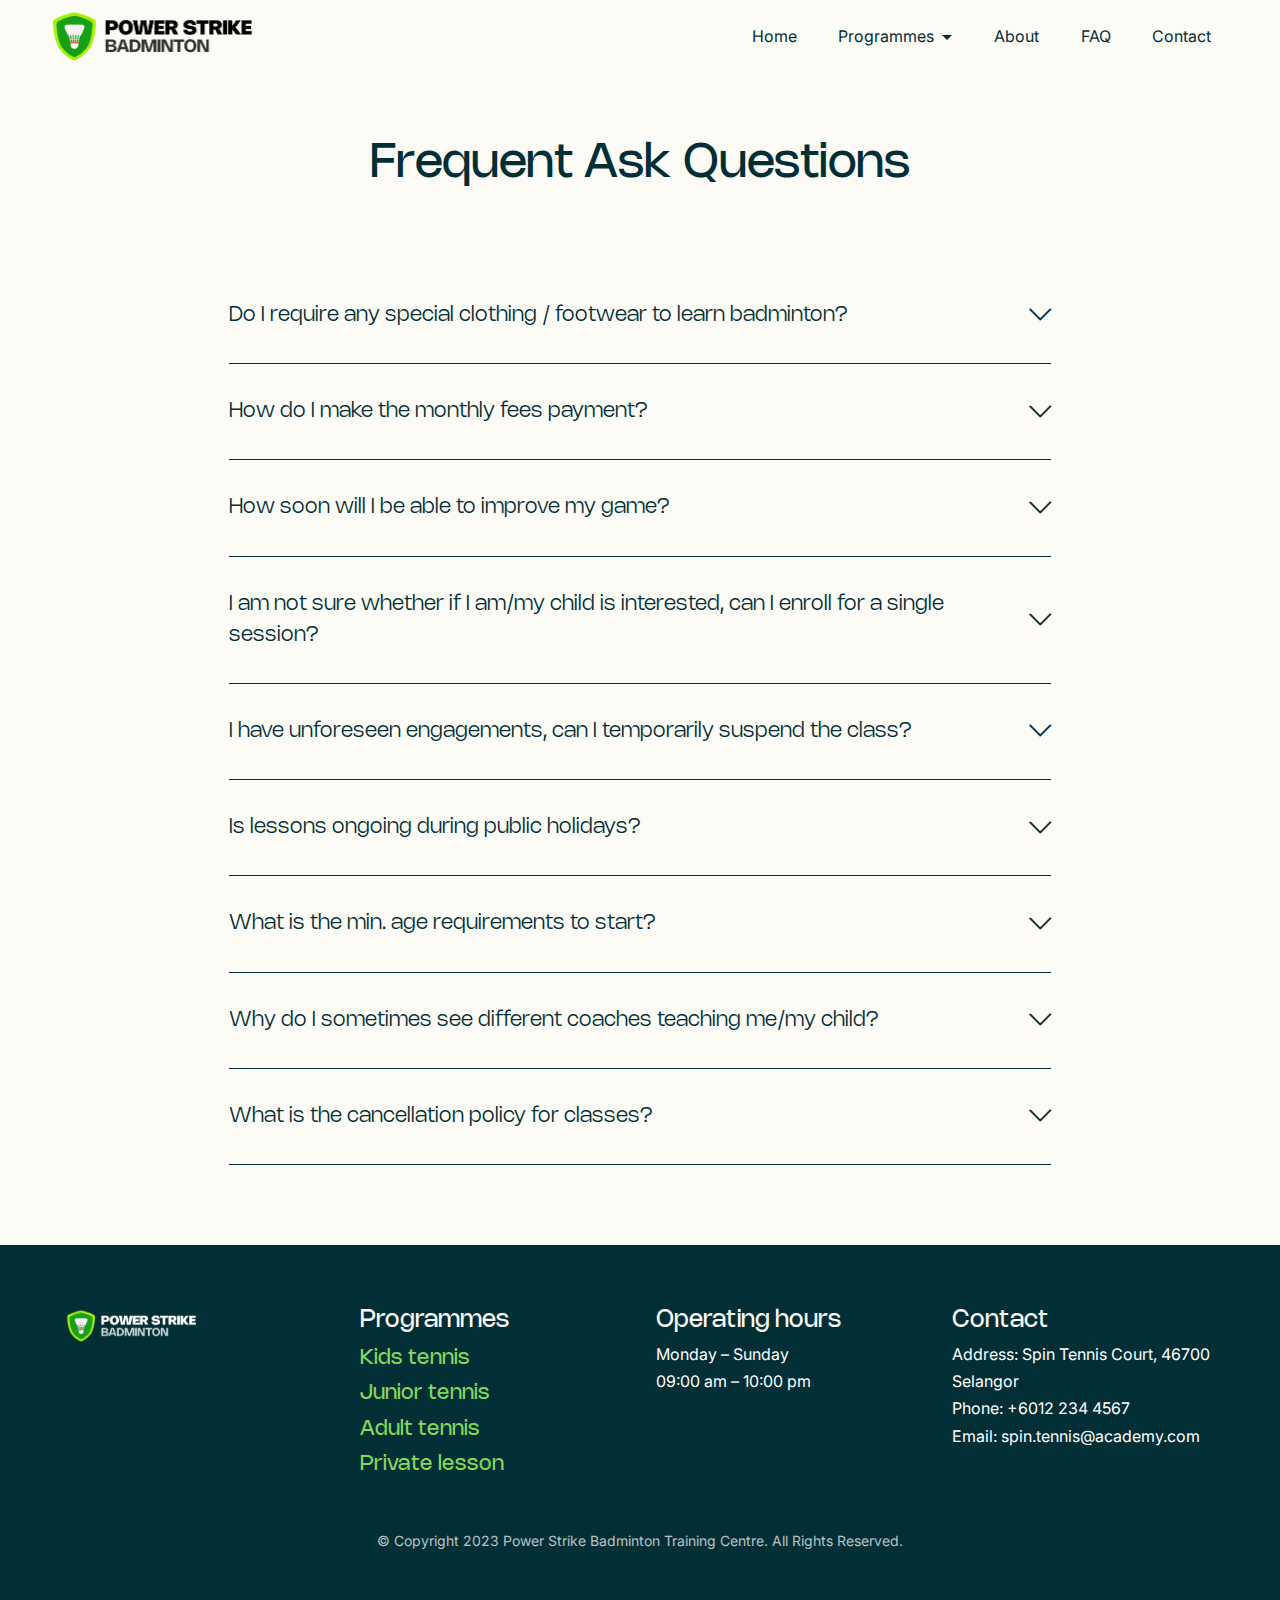
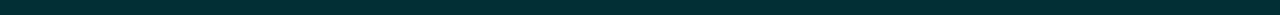
<file: faq.html>
<!DOCTYPE html>
<html  >
<head>
  
  <meta charset="UTF-8">
  <meta http-equiv="X-UA-Compatible" content="IE=edge">
  
  <meta name="twitter:card" content="summary_large_image"/>
  <meta name="twitter:image:src" content="assets/images/faq-meta.jpg">
  <meta property="og:image" content="assets/images/faq-meta.jpg">
  <meta name="twitter:title" content="FAQ | Power Strike Badminton Training Centre">
  <meta name="viewport" content="width=device-width, initial-scale=1, minimum-scale=1">
  <link rel="shortcut icon" href="assets/images/psb-icon-128x128.png" type="image/x-icon">
  <meta name="description" content="Step into the energetic world of Power Strike Badminton Training Centre, where our team of friendly coaches and welcoming atmosphere make every session a joyful journey towards badminton mastery.">
  
  
  <title>FAQ | Power Strike Badminton Training Centre</title>
  <link rel="stylesheet" href="assets/web/assets/mobirise-icons2/mobirise2.css">
  <link rel="stylesheet" href="assets/web/assets/mobirise-icons/mobirise-icons.css">
  <link rel="stylesheet" href="assets/bootstrap/css/bootstrap.min.css">
  <link rel="stylesheet" href="assets/bootstrap/css/bootstrap-grid.min.css">
  <link rel="stylesheet" href="assets/bootstrap/css/bootstrap-reboot.min.css">
    <link rel="stylesheet" href="assets/dropdown/css/style.css">
  <link rel="stylesheet" href="assets/socicon/css/styles.css">
  <link href="assets/fonts/style.css" rel="stylesheet">
  <link rel="preload" href="https://fonts.googleapis.com/css?family=Inter:100,200,300,400,500,600,700,800,900&display=swap" as="style" onload="this.onload=null;this.rel='stylesheet'">
  <noscript><link rel="stylesheet" href="https://fonts.googleapis.com/css?family=Inter:100,200,300,400,500,600,700,800,900&display=swap"></noscript>
  <link rel="preload" as="style" href="assets/mobirise/css/mbr-additional.css"><link rel="stylesheet" href="assets/mobirise/css/mbr-additional.css" type="text/css">

  
  
  

</head>
<body>

<!-- Analytics -->
<!-- Google tag (gtag.js) -->
<script async src="https://www.googletagmanager.com/gtag/js?id=G-ED5LH9JKSZ"></script>
<script>
  window.dataLayer = window.dataLayer || [];
  function gtag(){dataLayer.push(arguments);}
  gtag('js', new Date());

  gtag('config', 'G-ED5LH9JKSZ');
</script>
<!-- /Analytics -->


  <style>
.display-4, .display-7, span, p, a {
    line-height: 150%;
}
.mbr-section-btn .btn {
    min-height: auto;
    padding: 16px 32px;
    font-weight: 500!important;
}
.copyright {
    font-size: 14px;
    opacity: 0.7;
}
.btn-primary,
.btn-primary:active {
  background: linear-gradient(to bottom, #b1ef00 0 33.33333333%, #b1ef00 33.33333333%, #00AC1C 66.66666667%, #00AC1C 66.66666667% 100%) !important;
  border: none !important;
  color: #000000 !important;
  background-position: top !important;
  background-size: 100% 300% !important;
}
.btn-primary:hover,
.btn-primary:focus,
.btn-primary.focus,
.btn-primary.active {
  color: #ffffff !important;
  background: linear-gradient(to bottom, #b1ef00 0 33.33333333%, #b1ef00 33.33333333%, #00AC1C 66.66666667%, #00AC1C 66.66666667% 100%) !important;
  border: none !important;
  background-position: bottom !important;
  background-size: 100% 300% !important;
}
.cid-tD6SphtdWM .dropdown-item:hover,
.cid-tD6SphtdWM .dropdown-item:focus {
  background: #b1ef00 !important;
  color: #022f36 !important;
}
</style>
  <section data-bs-version="5.1" class="menu menu1 cid-tD6SphtdWM" once="menu" id="menu1-36">
    

    <nav class="navbar navbar-dropdown navbar-fixed-top navbar-expand-lg">
        <div class="container-fluid">
            <div class="navbar-brand">
                <span class="navbar-logo">
                    <a href="index.html">
                        <img src="assets/images/psb-logo-409x106.png" alt="Spin Tennis Academy" style="height: 3.3rem;">
                    </a>
                </span>
                
            </div>
            <button class="navbar-toggler" type="button" data-toggle="collapse" data-bs-toggle="collapse" data-target="#navbarSupportedContent" data-bs-target="#navbarSupportedContent" aria-controls="navbarNavAltMarkup" aria-expanded="false" aria-label="Toggle navigation">
                <div class="hamburger">
                    <span></span>
                    <span></span>
                    <span></span>
                    <span></span>
                </div>
            </button>
            <div class="collapse navbar-collapse" id="navbarSupportedContent">
                <ul class="navbar-nav nav-dropdown nav-right" data-app-modern-menu="true"><li class="nav-item"><a class="nav-link link text-success display-7" href="index.html">Home</a></li><li class="nav-item dropdown"><a class="nav-link link dropdown-toggle text-success display-7" href="#" data-toggle="dropdown-submenu" data-bs-toggle="dropdown" data-bs-auto-close="outside" aria-expanded="false">Programmes</a><div class="dropdown-menu" aria-labelledby="dropdown-338"><a class="dropdown-item text-success display-7" href="kids-tennis.html">Kids tennis</a><a class="dropdown-item text-success text-primary display-7" href="junior-tennis.html">Junior tennis</a><a class="dropdown-item text-success display-7" href="adult-tennis.html">Adult tennis</a><a class="dropdown-item text-success display-7" href="private-session.html">Private lesson</a></div></li><li class="nav-item"><a class="nav-link link text-success display-7" href="about.html">About</a></li>
                    
                    <li class="nav-item"><a class="nav-link link text-success text-primary display-7" href="faq.html">FAQ</a></li>
                    <li class="nav-item"><a class="nav-link link text-success display-7" href="contact.html">Contact</a></li></ul>
                
                
            </div>
        </div>
    </nav>
</section>

<section data-bs-version="5.1" class="features4 cid-tCW4ah3I0W" id="features4-2x">

    

    
    <div class="container">
        <div class="row justify-content-center">
            <div class="col-12 col-md-8">
                <div class="align-center mb-4">
                    <h2 class="mbr-section-title mbr-fonts-style display-2">
                        Frequent Ask Questions</h2>
                </div>
                <div id="bootstrap-accordion_13" class="panel-group accordionStyles accordion" role="tablist" aria-multiselectable="true">
                    <div class="card">
                        <div class="card-header" role="tab" id="headingOne">
                            <a role="button" class="panel-title collapsed" data-toggle="collapse" data-bs-toggle="collapse" data-core="" href="#collapse1_13" aria-expanded="false" aria-controls="collapse1">
                                <h6 class="panel-title-edit mbr-fonts-style mb-0 w-100 display-4">Do I require any special clothing / footwear to learn badminton?</h6>
                                <span class="sign mbr-iconfont mbri-arrow-down"></span>
                            </a>
                        </div>
                        <div id="collapse1_13" class="panel-collapse noScroll collapse" role="tabpanel" aria-labelledby="headingOne" data-parent="#accordion" data-bs-parent="#bootstrap-accordion_13">
                            <div class="panel-body">
                                <p class="mbr-fonts-style panel-text pt-3 m-0 display-7">
                                    You will receive a T-shirt with the registration fee. We recommend wearing the academy teamwear to lessons to feel as part of the team. We also highly recommend that you wear proper sports shorts / track bottoms and badminton shoes as well as sports socks to minimize any case of injury.
                                </p>
                            </div>
                        </div>
                    </div>

                    <div class="card">
                        <div class="card-header" role="tab" id="headingOne">
                            <a role="button" class="panel-title collapsed" data-toggle="collapse" data-bs-toggle="collapse" data-core="" href="#collapse2_13" aria-expanded="false" aria-controls="collapse2">
                                <h6 class="panel-title-edit mbr-fonts-style mb-0 w-100 display-4">How do I make the monthly fees payment?</h6>
                                <span class="sign mbr-iconfont mbri-arrow-down"></span>
                            </a>
                        </div>
                        <div id="collapse2_13" class="panel-collapse noScroll collapse" role="tabpanel" aria-labelledby="headingOne" data-parent="#accordion" data-bs-parent="#bootstrap-accordion_13">
                            <div class="panel-body">
                                <p class="mbr-fonts-style panel-text pt-3 m-0 display-7">An invoice will be emailed to you every 15th of month for the following month fees, kindly make payment by/before the 22nd of the month using Credit / Debit Card for your convenience. Please note that lesson credit will only be credited and reflected in your account within 72hrs from the time of payment.</p>
                            </div>
                        </div>
                    </div>

                                        <div class="card">
                        <div class="card-header" role="tab" id="headingOne">
                            <a role="button" class="panel-title collapsed" data-toggle="collapse" data-bs-toggle="collapse" data-core="" href="#collapse8_13" aria-expanded="false" aria-controls="collapse6">
                                <h6 class="panel-title-edit mbr-fonts-style mb-0 w-100 display-4">How soon will I be able to improve my game?</h6>
                                <span class="sign mbr-iconfont mbri-arrow-down"></span>
                            </a>
                        </div>
                        <div id="collapse8_13" class="panel-collapse noScroll collapse" role="tabpanel" aria-labelledby="headingOne" data-parent="#accordion" data-bs-parent="#bootstrap-accordion_13">
                            <div class="panel-body">
                                <p class="mbr-fonts-style panel-text pt-3 m-0 display-7">Badminton is a sport of overall development. It depends highly on how many hours you are willing to put into practice. Skills, Physical &amp; Mental are all part of the development and constant process to be a better player. Of course, your basic strength, fitness, flexibility, coordination as well as foundation will also play a part.<br><br>It is guaranteed that you will play better badminton if you continue to take the instructional tips and continue on the right path of practicing the correct techniques that you were taught. Consistency, patience, willingness to learn and effort are the keys to improving your game.</p>
                            </div>
                        </div>
                    </div>
                    
                    <div class="card">
                        <div class="card-header" role="tab" id="headingOne">
                            <a role="button" class="panel-title collapsed" data-toggle="collapse" data-bs-toggle="collapse" data-core="" href="#collapse3_13" aria-expanded="false" aria-controls="collapse3">
                                <h6 class="panel-title-edit mbr-fonts-style mb-0 w-100 display-4">I am not sure whether if I am/my child is interested, can I enroll for a single session?</h6>
                                <span class="sign mbr-iconfont mbri-arrow-down"></span>
                            </a>
                        </div>
                        <div id="collapse3_13" class="panel-collapse noScroll collapse" role="tabpanel" aria-labelledby="headingOne" data-parent="#accordion" data-bs-parent="#bootstrap-accordion_13">
                            <div class="panel-body">
                                <p class="mbr-fonts-style panel-text pt-3 m-0 display-7">                                
                                    Absolutely, it is however a paid trial. After your trial session and if you sign up within 30days, the trial fees paid will be credited back to you on your next billing.
                                </p>
                            </div>
                        </div>
                    </div>

                    <div class="card">
                        <div class="card-header" role="tab" id="headingOne">
                            <a role="button" class="panel-title collapsed" data-toggle="collapse" data-bs-toggle="collapse" data-core="" href="#collapse4_13" aria-expanded="false" aria-controls="collapse4">
                                <h6 class="panel-title-edit mbr-fonts-style mb-0 w-100 display-4">I have unforeseen engagements, can I temporarily suspend the class?</h6>
                                <span class="sign mbr-iconfont mbri-arrow-down"></span>
                            </a>
                        </div>
                        <div id="collapse4_13" class="panel-collapse noScroll collapse" role="tabpanel" aria-labelledby="headingOne" data-parent="#accordion" data-bs-parent="#bootstrap-accordion_13">
                            <div class="panel-body">
                                <p class="mbr-fonts-style panel-text pt-3 m-0 display-7">Monthly fees are recurring. However with advance notice (30days), we can extend your lesson credits expiry when you resume your class.<br></p>
                            </div>
                        </div>
                    </div>

                    <div class="card">
                        <div class="card-header" role="tab" id="headingOne">
                            <a role="button" class="panel-title collapsed" data-toggle="collapse" data-bs-toggle="collapse" data-core="" href="#collapse5_13" aria-expanded="false" aria-controls="collapse5">
                                <h6 class="panel-title-edit mbr-fonts-style mb-0 w-100 display-4">Is lessons ongoing during public holidays?</h6>
                                <span class="sign mbr-iconfont mbri-arrow-down"></span>
                            </a>
                        </div>
                        <div id="collapse5_13" class="panel-collapse noScroll collapse" role="tabpanel" aria-labelledby="headingOne" data-parent="#accordion" data-bs-parent="#bootstrap-accordion_13">
                            <div class="panel-body">
                                <p class="mbr-fonts-style panel-text pt-3 m-0 display-7">
                                    Yes, on most public holidays except for festive holidays. For Chinese New Year &amp; Hari Raya, we will be closed for training for seven (7) days each respectively. Our centre is open as usual should you wish to have some practice session on your own.
                                </p>
                            </div>
                        </div>
                    </div>

                    <div class="card">
                        <div class="card-header" role="tab" id="headingOne">
                            <a role="button" class="panel-title collapsed" data-toggle="collapse" data-bs-toggle="collapse" data-core="" href="#collapse6_13" aria-expanded="false" aria-controls="collapse6">
                                <h6 class="panel-title-edit mbr-fonts-style mb-0 w-100 display-4">What is the min. age requirements to start?</h6>
                                <span class="sign mbr-iconfont mbri-arrow-down"></span>
                            </a>
                        </div>
                        <div id="collapse6_13" class="panel-collapse noScroll collapse" role="tabpanel" aria-labelledby="headingOne" data-parent="#accordion" data-bs-parent="#bootstrap-accordion_13">
                            <div class="panel-body">
                                <p class="mbr-fonts-style panel-text pt-3 m-0 display-7">
                                    We start for as young as at the age of 6 onwards.
                                </p>
                            </div>
                        </div>
                    </div>
                    
                    <div class="card">
                        <div class="card-header" role="tab" id="headingOne">
                            <a role="button" class="panel-title collapsed" data-toggle="collapse" data-bs-toggle="collapse" data-core="" href="#collapse9_13" aria-expanded="false" aria-controls="collapse6">
                                <h6 class="panel-title-edit mbr-fonts-style mb-0 w-100 display-4">Why do I sometimes see different coaches teaching me/my child?</h6>
                                <span class="sign mbr-iconfont mbri-arrow-down"></span>
                            </a>
                        </div>
                        <div id="collapse9_13" class="panel-collapse noScroll collapse" role="tabpanel" aria-labelledby="headingOne" data-parent="#accordion" data-bs-parent="#bootstrap-accordion_13">
                            <div class="panel-body">
                                <p class="mbr-fonts-style panel-text pt-3 m-0 display-7">Our commitment is to ensure that there are minimal interruptions to the classes. So when any of our coaches fall sick or have to be away on personal issues or family emergencies, we make arrangements for some of our other coaches to come in and take over for the interim.<br><br>This ensures that the class can proceed without interruption, and rest assured that all coaches are trained to teach the same steps and techniques, though of course some of them have their individual “style” or “character”.</p>
                            </div>
                        </div>
                    </div>

                    <div class="card">
                        <div class="card-header" role="tab" id="headingOne">
                            <a role="button" class="panel-title collapsed" data-toggle="collapse" data-bs-toggle="collapse" data-core="" href="#collapse7_13" aria-expanded="false" aria-controls="collapse6">
                                <h6 class="panel-title-edit mbr-fonts-style mb-0 w-100 display-4">What is the cancellation policy for classes?</h6>
                                <span class="sign mbr-iconfont mbri-arrow-down"></span>
                            </a>
                        </div>
                    </div>
                    
                </div>
            </div>
        </div>
    </div>
</section>

<section data-bs-version="5.1" class="footer4 cid-tCYFdOgVeR" once="footers" id="footer4-32">
    
    

    
    <div class="container">
        <div class="row mbr-white">
            <div class="col-6 col-lg-3 mb-3">
                <div class="media-wrap col-12">
                    <a href="index.html">
                        <img src="assets/images/psb-logo-white-307x79.png" alt="">
                    </a>
                </div>
            </div>
            <div class="col-12 col-md-6 col-lg-3">
                <h5 class="mbr-section-subtitle mbr-fonts-style mb-2 display-5">
                    Programmes</h5>
                <ul class="list mbr-fonts-style display-4">
                    <li class="mbr-text item-wrap"><a href="kids-tennis.html" class="text-danger">Kids tennis</a></li>
                    <li class="mbr-text item-wrap"><a href="Junior Tennis.html" class="text-danger">Junior tennis</a></li><a href="Junior Tennis.html" class="text-primary">
                    </a><li class="mbr-text item-wrap"><a href="adult-tennis.html" class="text-danger">Adult tennis</a></li>
                    <li class="mbr-text item-wrap"><a href="private-session.html" class="text-danger">Private lesson</a></li>
                </ul>
            </div>
            <div class="col-12 col-md-6 col-lg-3">
                <h5 class="mbr-section-subtitle mbr-fonts-style mb-2 display-5">
                    Operating hours</h5>
                <ul class="list mbr-fonts-style display-7">
                    <li class="mbr-text item-wrap">Monday – Sunday</li><li class="mbr-text item-wrap">09:00 am – 10:00 pm</li>
                </ul>
            </div>
            <div class="col-12 col-md-6 col-lg-3">
                <h5 class="mbr-section-subtitle mbr-fonts-style mb-2 display-5">
                    Contact</h5>
                <ul class="list mbr-fonts-style display-7">
                    <li class="mbr-text item-wrap">Address: Spin Tennis Court, 46700 Selangor</li>
                    <li class="mbr-text item-wrap">Phone: +6012 234 4567</li>
                    <li class="mbr-text item-wrap"><span style="font-size: 1rem;">Email: spin.tennis@academy.com</span><br></li>
                </ul>
            </div>
            <div class="col-12 mt-5">
                <p class="mbr-text mb-0 mbr-fonts-style copyright align-center display-7">
                    © Copyright 2023 Power Strike Badminton Training Centre. All Rights Reserved.</p>
            </div>
        </div>
    </div>
</section>


<script src="assets/bootstrap/js/bootstrap.bundle.min.js"></script>
  <script src="assets/smoothscroll/smooth-scroll.js"></script>
  <script src="assets/ytplayer/index.js"></script>
      <script src="assets/mbr-switch-arrow/mbr-switch-arrow.js"></script>
  <script src="assets/dropdown/js/navbar-dropdown.js"></script>
  <script src="assets/theme/js/script.js"></script>
  
  
  

</body>
</html>
</file>
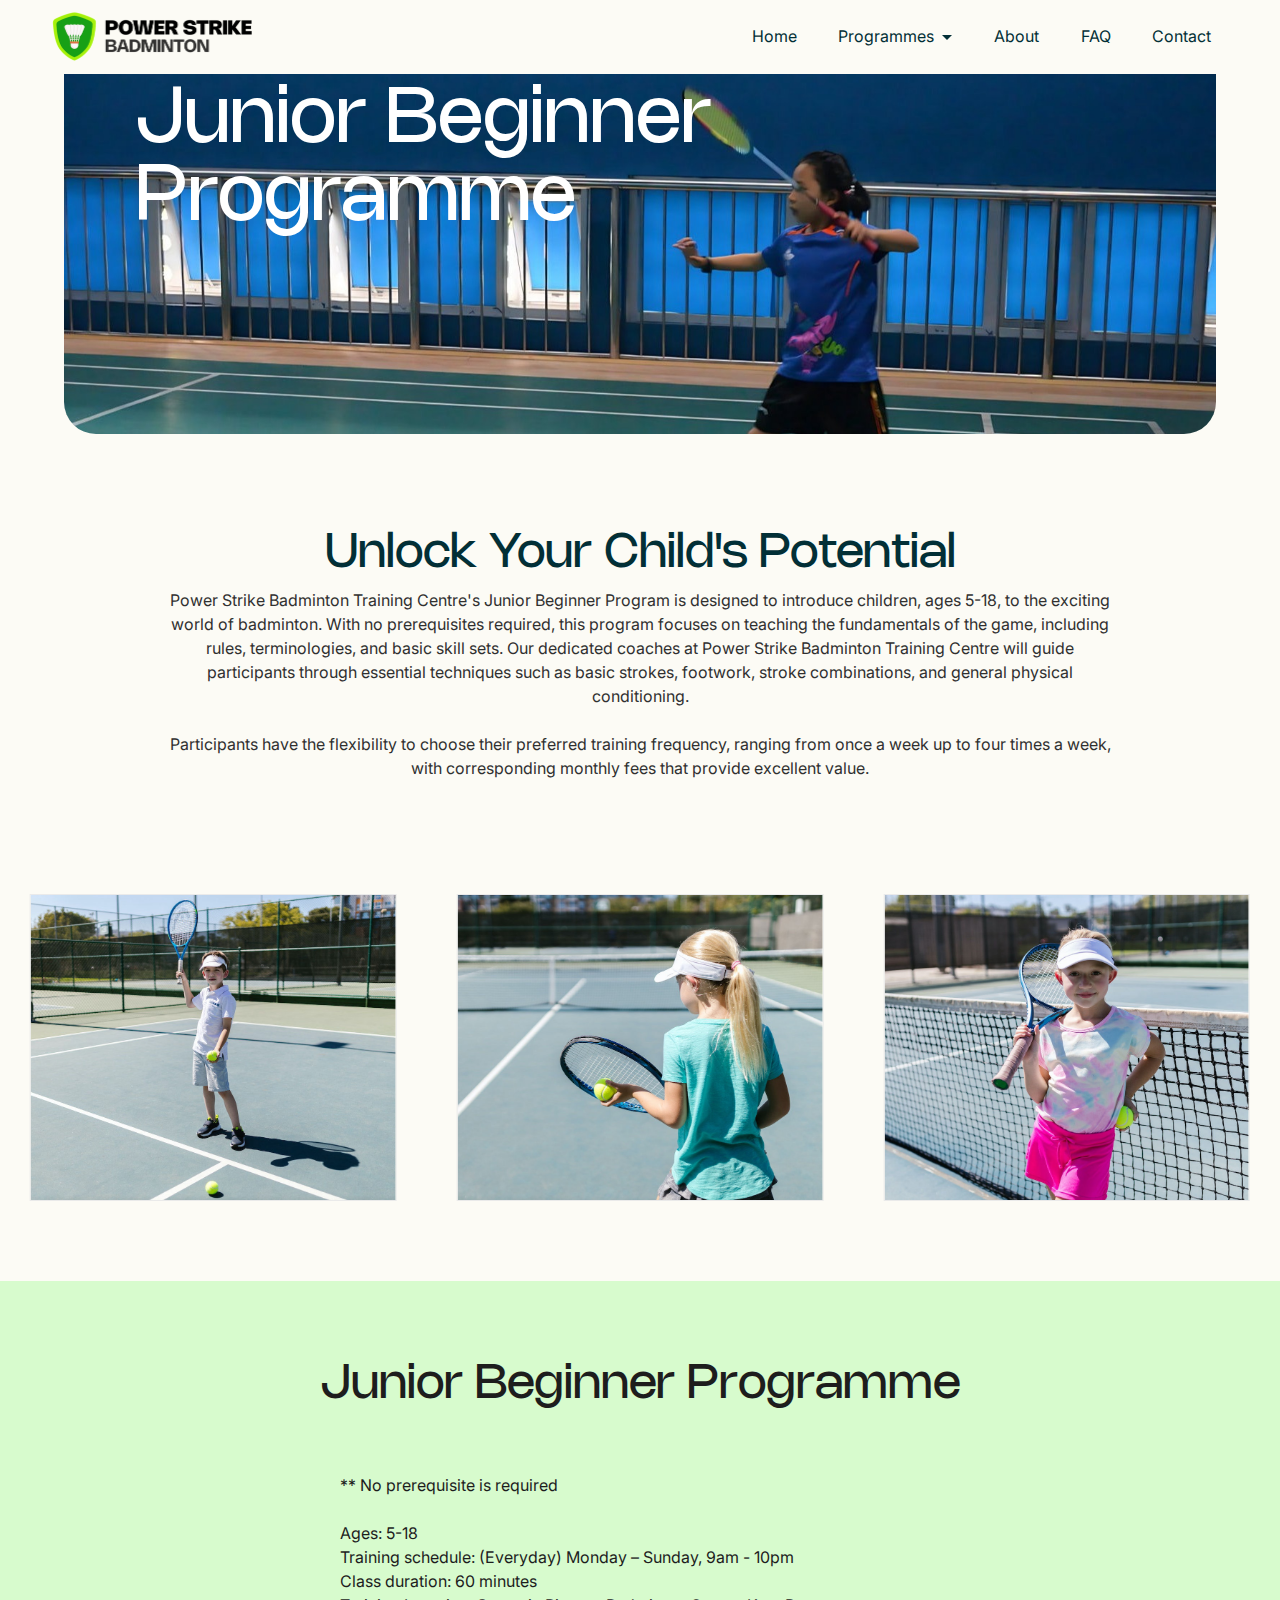
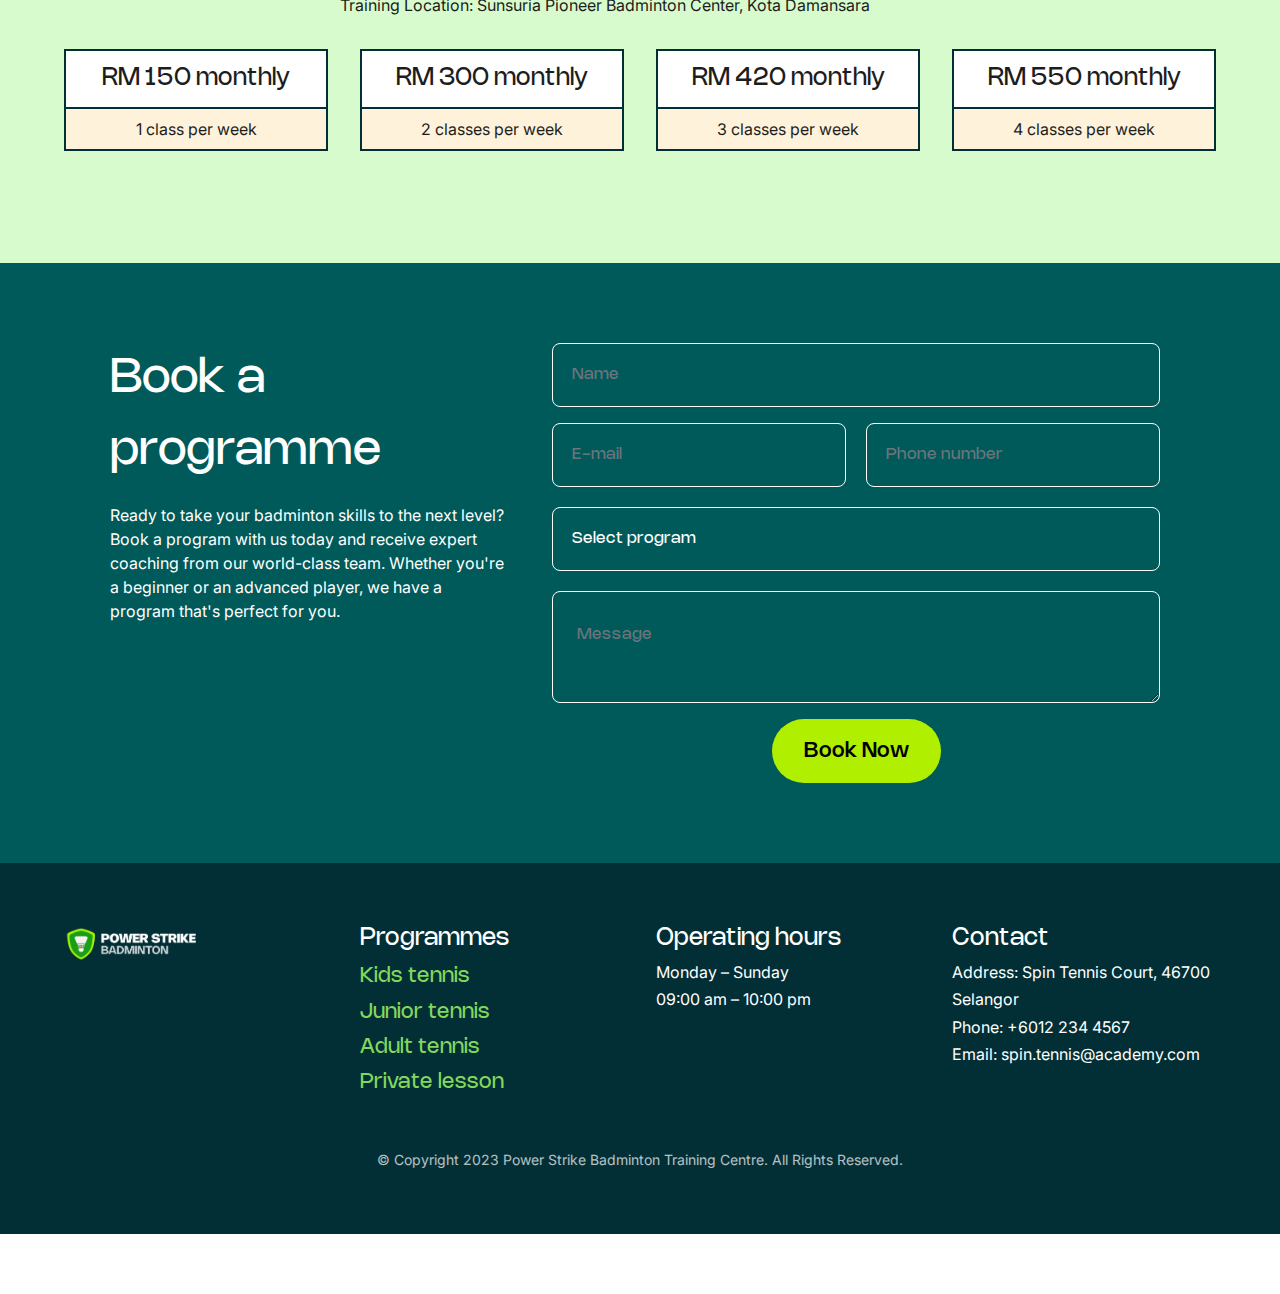
<file: junior-beginner-programme.html>
<!DOCTYPE html>
<html  >
<head>
  
  <meta charset="UTF-8">
  <meta http-equiv="X-UA-Compatible" content="IE=edge">
  
  <meta name="twitter:card" content="summary_large_image"/>
  <meta name="twitter:image:src" content="assets/images/junior-beginner-programme-meta.jpg">
  <meta property="og:image" content="assets/images/junior-beginner-programme-meta.jpg">
  <meta name="twitter:title" content="Junior Beginner Programme | Power Strike Badminton Training Centre">
  <meta name="viewport" content="width=device-width, initial-scale=1, minimum-scale=1">
  <link rel="shortcut icon" href="assets/images/psb-icon-128x128.png" type="image/x-icon">
  <meta name="description" content="Step into the energetic world of Power Strike Badminton Training Centre, where our team of friendly coaches and welcoming atmosphere make every session a joyful journey towards badminton mastery.">
  
  
  <title>Junior Beginner Programme | Power Strike Badminton Training Centre</title>
  <link rel="stylesheet" href="assets/web/assets/mobirise-icons2/mobirise2.css">
  <link rel="stylesheet" href="assets/bootstrap/css/bootstrap.min.css">
  <link rel="stylesheet" href="assets/bootstrap/css/bootstrap-grid.min.css">
  <link rel="stylesheet" href="assets/bootstrap/css/bootstrap-reboot.min.css">
    <link rel="stylesheet" href="assets/dropdown/css/style.css">
  <link rel="stylesheet" href="assets/socicon/css/styles.css">
  <link rel="stylesheet" href="assets/recaptcha.css">
  <link href="assets/fonts/style.css" rel="stylesheet">
  <link rel="preload" href="https://fonts.googleapis.com/css?family=Inter:100,200,300,400,500,600,700,800,900&display=swap" as="style" onload="this.onload=null;this.rel='stylesheet'">
  <noscript><link rel="stylesheet" href="https://fonts.googleapis.com/css?family=Inter:100,200,300,400,500,600,700,800,900&display=swap"></noscript>
  <link rel="preload" as="style" href="assets/mobirise/css/mbr-additional.css"><link rel="stylesheet" href="assets/mobirise/css/mbr-additional.css" type="text/css">

  
  
  

</head>
<body>

<!-- Analytics -->
<!-- Google tag (gtag.js) -->
<script async src="https://www.googletagmanager.com/gtag/js?id=G-ED5LH9JKSZ"></script>
<script>
  window.dataLayer = window.dataLayer || [];
  function gtag(){dataLayer.push(arguments);}
  gtag('js', new Date());

  gtag('config', 'G-ED5LH9JKSZ');
</script>
<!-- /Analytics -->


  <style>
.display-4, .display-7, span, p, a {
    line-height: 150%;
}
.mbr-section-btn .btn {
    min-height: auto;
    padding: 16px 32px;
    font-weight: 500!important;
}
.copyright {
    font-size: 14px;
    opacity: 0.7;
}
.btn-primary,
.btn-primary:active {
  background: linear-gradient(to bottom, #b1ef00 0 33.33333333%, #b1ef00 33.33333333%, #00AC1C 66.66666667%, #00AC1C 66.66666667% 100%) !important;
  border: none !important;
  color: #000000 !important;
  background-position: top !important;
  background-size: 100% 300% !important;
}
.btn-primary:hover,
.btn-primary:focus,
.btn-primary.focus,
.btn-primary.active {
  color: #ffffff !important;
  background: linear-gradient(to bottom, #b1ef00 0 33.33333333%, #b1ef00 33.33333333%, #00AC1C 66.66666667%, #00AC1C 66.66666667% 100%) !important;
  border: none !important;
  background-position: bottom !important;
  background-size: 100% 300% !important;
}
.cid-tD6SphtdWM .dropdown-item:hover,
.cid-tD6SphtdWM .dropdown-item:focus {
  background: #b1ef00 !important;
  color: #022f36 !important;
}
</style>
  <div class="hero-container cid-tCVFc3Zng4" style="background-color: #fcfbf5; padding: 2rem 4rem 4rem; margin-top: 0.1rem;" id="header1-20" data-rv-view="130">
<section data-bs-version="5.1" class="header1 cinemam5" group="Headers" style="border-radius: 40px; min-height:400px">
<style>@media screen and (max-width: 768px) {
  .hero-container {
    padding: 0.8rem 1rem 1rem !important;
  }
    }</style>
    
    
    
    
    <img class="section-bg-img" src="assets/images/3623a97130778962e7311a5cb53d46d6-1-2000x1334.jpeg" alt="" media-simple="true"> 
    <div class="container-fluid">
        <div class="row">
            <div class="col-12 mt-5">
                <div class="title-wrapper">
                    <h1 class="mbr-section-title mbr-fonts-style display-1">Junior Beginner<br>Programme</h1>
                </div>
            </div>
            <div class="col-12 col-lg-6">
                <div class="text-wrapper">
                    
                    
                </div>
            </div>
        </div>
    </div>
  
</section> </div>

<section data-bs-version="5.1" class="slider1 charitym5 mbr-embla cid-tCVHAJK7wq" id="aslider1-27">
    

    
    <div class="position-relative">
        <div class="container">
            <div class="row mbr-section-head">
                <h4 class="mbr-section-title mbr-fonts-style mb-0 display-2">Unlock Your Child's Potential</h4>
                <h5 class="col-12 col-lg-10 mbr-section-subtitle mbr-fonts-style mb-0 display-7">Power Strike Badminton Training Centre's Junior Beginner Program is designed to introduce children, ages 5-18, to the exciting world of badminton. With no prerequisites required, this program focuses on teaching the fundamentals of the game, including rules, terminologies, and basic skill sets. Our dedicated coaches at Power Strike Badminton Training Centre will guide participants through essential techniques such as basic strokes, footwork, stroke combinations, and general physical conditioning.<br><br>Participants have the flexibility to choose their preferred training frequency, ranging from once a week up to four times a week, with corresponding monthly fees that provide excellent value.</h5>
            </div>
        </div>

        <div class="embla" data-skip-snaps="true" data-align="center" data-contain-scroll="trimSnaps" data-loop="true" data-auto-play="true" data-auto-play-interval="5" data-draggable="true">
            <div class="embla__viewport container-fluid">
                <div class="embla__container">

                    


                    
                    
                    
                    
                    <div class="embla__slide slider-image item active">
                        <div class="slide-content">
                            <div class="item-wrapper">
                                <div class="item-img">
                                    <img src="assets/images/pexels-rodnae-productions-8223959-1280x853.jpg" alt="" data-slide-to="0" data-bs-slide-to="0">
                                </div>
                            </div>
                        </div>
                    </div><div class="embla__slide slider-image item active">
                        <div class="slide-content">
                            <div class="item-wrapper">
                                <div class="item-img">
                                    <img src="assets/images/pexels-rodnae-productions-8224687-1280x853.jpg" alt="" data-slide-to="1" data-bs-slide-to="1">
                                </div>
                            </div>
                        </div>
                    </div><div class="embla__slide slider-image item active">
                        <div class="slide-content">
                            <div class="item-wrapper">
                                <div class="item-img">
                                    <img src="assets/images/pexels-rodnae-productions-8224422-1279x853.jpg" alt="" data-slide-to="2" data-bs-slide-to="2">
                                </div>
                            </div>
                        </div>
                    </div><div class="embla__slide slider-image item active">
                        <div class="slide-content">
                            <div class="item-wrapper">
                                <div class="item-img">
                                    <img src="assets/images/pexels-rodnae-productions-8223950-1280x853.jpg" alt="" data-slide-to="3" data-bs-slide-to="3">
                                </div>
                            </div>
                        </div>
                    </div>

                </div>
            </div>
            <button class="embla__button embla__button--prev">
                <span class="mobi-mbri mobi-mbri-arrow-prev mbr-iconfont" aria-hidden="true"></span>
                <span class="sr-only visually-hidden visually-hidden">Previous</span>
            </button>
            <button class="embla__button embla__button--next">
                <span class="mobi-mbri mobi-mbri-arrow-next mbr-iconfont" aria-hidden="true"></span>
                <span class="sr-only visually-hidden visually-hidden">Next</span>
            </button>
        </div>
    </div>
</section>

<section data-bs-version="5.1" class="features4 advisorym5 cid-tCVLQXQD8n" id="features4-2a">

    

    
    

    <div class="container-fluid">
        <div class="row">
            <div class="col-12">
                <div class="title-wrapper">
                    <h2 class="text-center mbr-section-title mbr-fonts-style display-2">Junior Beginner Programme<br></h2>
                    <h4 class="mb-4 mbr-section-title mbr-fonts-style display-7" style="max-width: 600px; margin: 0 auto;">** No prerequisite is required<div><br></div><div>Ages: 5-18</div><div>Training schedule: (Everyday) Monday – Sunday, 9am - 10pm</div><div>Class duration: 60 minutes</div><div>Training Location: Sunsuria Pioneer Badminton Center, Kota Damansara</div></h4>
                </div>
            </div>
            <div class="col-12 col-lg-3 card">
                <div class="card-wrapper">
                    <div class="logo-wrapper">
                        <div class="logo-wrap">
                            
                            <p class="mbr-brand mbr-fonts-style text-center display-5">
                                RM 150 monthly</p>
                        </div>
                    </div>
                    <div class="card-title-wrapper">
                        <h4 class="mbr-card-subtitle mbr-fonts-style text-center display-7">1 class per week</h4>
                        
                    </div>
                </div>
            </div>
            <div class="col-12 col-lg-3 card">
                <div class="card-wrapper">
                    <div class="logo-wrapper">
                        <div class="logo-wrap">
                            
                            <p class="mbr-brand mbr-fonts-style display-5">RM 300 monthly</p>
                        </div>
                    </div>
                    <div class="card-title-wrapper">
                        <h4 class="mbr-card-subtitle mbr-fonts-style display-7">2 classes per week</h4>
                        
                    </div>
                    
                    
                </div>
            </div>
            <div class="col-12 col-lg-3 card">
                <div class="card-wrapper">
                    <div class="logo-wrapper">
                        <div class="logo-wrap">
                            
                            <p class="mbr-brand mbr-fonts-style text-center display-5">
                                RM 420 monthly</p>
                        </div>
                    </div>
                    <div class="card-title-wrapper">
                        <h4 class="mbr-card-subtitle mbr-fonts-style text-center display-7">3 classes per week</h4>
                        
                    </div>
                </div>
            </div>
            <div class="col-12 col-lg-3 card">
                <div class="card-wrapper">
                    <div class="logo-wrapper">
                        <div class="logo-wrap">
                            
                            <p class="mbr-brand mbr-fonts-style display-5">RM 550 monthly</p>
                        </div>
                    </div>
                    <div class="card-title-wrapper">
                        <h4 class="mbr-card-subtitle mbr-fonts-style display-7">4 classes per week</h4>
                        
                    </div>
                    
                    
                </div>
            </div>
            <div class="col-12">
                
            </div>
        </div>
    </div>
</section>

<section data-bs-version="5.1" class="form1 cid-tCVFc5Ejf2" id="form1-22">
    
    
    <div class="container-fluid">
        <div class="row">
            <div class="form-container">
                <div class="container-title mb-4">
                    <h3 class="mbr-section-title mbr-fonts-style mb-3 display-2"><p>Book a programme</p></h3>
                    <p class="mbr-text mbr-white mbr-fonts-style mb-0 display-7">Ready to take your badminton skills to the next level? Book a program with us today and receive expert coaching from our world-class team. Whether you're a beginner or an advanced player, we have a program that's perfect for you.</p>
                </div>
                <div class="mbr-form form-wrapper" data-form-type="formoid">
<!--Formbuilder Form-->
<form action="https://mobirise.eu/" method="POST" class="mbr-form form-with-styler" data-form-title="Form Name"><input type="hidden" name="email" data-form-email="true" value="G1rs/pxLmyAFxlB6/SAWBeWD6FGVLoNFk36UaKfT+aM0JE33aSCQ5sJlJ9Cly7PA5NKr/e1JUYVD0JpbQfbzVr1aAi7SZDzQj3PagCUOvW8E2qT4Ju463AAR3PJ/S9ng.eMwHzdVGItZVWyMK4nJHeUsHQbYBvrlPTyQaomQf0fH7Hu0KK03U0r6lSvdbBJzqLI1lVfuYB5TwQ4XtpDK4UOwY6zz6O9OqotYw+YvgH7Ur82rgZyvII8jBhOA9ALwV">
<div class="row">
<div hidden="hidden" data-form-alert="" class="alert alert-success col-12">Thank you for your interest in our coaching services! One of our team members will be in touch with you shortly to confirm your booking and answer any questions you may have.</div>
<div hidden="hidden" data-form-alert-danger="" class="alert alert-danger col-12">Oops...! some problem!</div>
</div>
<div class="dragArea row">
<div class="col-lg-12 col-md-12 col-sm-12 form-group mb-3" data-for="name">
<input type="text" name="name" placeholder="Name" data-form-field="name" class="form-control display-7" required="required" value="" id="name-form1-22">
</div>
<div class="col-lg-6 col-md-12 col-sm-12 form-group mb-3" data-for="email">
<input type="email" name="email" placeholder="E-mail" data-form-field="email" class="form-control display-7" value="" id="email-form1-22">
</div>
<div data-for="Phone number" class="col-lg-6 col-md-12 col-sm-12 form-group">
<input type="tel" name="Phone number" placeholder="Phone number" data-form-field="Phone number" class="form-control display-7" required="required" value="" id="Phone number-form1-22">
</div>
<div data-for="Program" class="col-lg-12 col-md-12 col-sm-12 form-group">
<select name="Program" data-form-field="Program" class="form-control form-select display-7" required="required" id="Program-form1-22">
<option value="Select program">Select program</option>
<option value="Junior Beginner Programme">Junior Beginner Programme</option>
<option value="Elite Programme">Elite Programme</option>
<option value="Adult Group Training">Adult Group Training</option>
<option value="Private lesson">Private lesson</option>
</select>
</div>
<div data-for="textarea" class="col-12 form-group mb-3">
<textarea name="textarea" placeholder="Message" data-form-field="textarea" class="form-control form-textarea display-7" id="textarea-form1-22"></textarea>
</div>
<div class="col-lg-12 col-md-12 col-sm-12 mbr-section-btn">
<button type="submit" class="w-100 w-100 w-100 w-100 w-100 w-100 btn btn-primary display-4">Book Now</button>
</div>
</div>
</form><!--Formbuilder Form-->
</div>
            </div>

        </div>
    </div>
</section>

<section data-bs-version="5.1" class="footer4 cid-tCYFdOgVeR" once="footers" id="footer4-32">
    
    

    
    <div class="container">
        <div class="row mbr-white">
            <div class="col-6 col-lg-3 mb-3">
                <div class="media-wrap col-12">
                    <a href="index.html">
                        <img src="assets/images/psb-logo-white-307x79.png" alt="">
                    </a>
                </div>
            </div>
            <div class="col-12 col-md-6 col-lg-3">
                <h5 class="mbr-section-subtitle mbr-fonts-style mb-2 display-5">
                    Programmes</h5>
                <ul class="list mbr-fonts-style display-4">
                    <li class="mbr-text item-wrap"><a href="kids-tennis.html" class="text-danger">Kids tennis</a></li>
                    <li class="mbr-text item-wrap"><a href="Junior Tennis.html" class="text-danger">Junior tennis</a></li><a href="Junior Tennis.html" class="text-primary">
                    </a><li class="mbr-text item-wrap"><a href="adult-tennis.html" class="text-danger">Adult tennis</a></li>
                    <li class="mbr-text item-wrap"><a href="private-session.html" class="text-danger">Private lesson</a></li>
                </ul>
            </div>
            <div class="col-12 col-md-6 col-lg-3">
                <h5 class="mbr-section-subtitle mbr-fonts-style mb-2 display-5">
                    Operating hours</h5>
                <ul class="list mbr-fonts-style display-7">
                    <li class="mbr-text item-wrap">Monday – Sunday</li><li class="mbr-text item-wrap">09:00 am – 10:00 pm</li>
                </ul>
            </div>
            <div class="col-12 col-md-6 col-lg-3">
                <h5 class="mbr-section-subtitle mbr-fonts-style mb-2 display-5">
                    Contact</h5>
                <ul class="list mbr-fonts-style display-7">
                    <li class="mbr-text item-wrap">Address: Spin Tennis Court, 46700 Selangor</li>
                    <li class="mbr-text item-wrap">Phone: +6012 234 4567</li>
                    <li class="mbr-text item-wrap"><span style="font-size: 1rem;">Email: spin.tennis@academy.com</span><br></li>
                </ul>
            </div>
            <div class="col-12 mt-5">
                <p class="mbr-text mb-0 mbr-fonts-style copyright align-center display-7">
                    © Copyright 2023 Power Strike Badminton Training Centre. All Rights Reserved.</p>
            </div>
        </div>
    </div>
</section>

<section data-bs-version="5.1" class="menu menu1 cid-tD6SphtdWM" once="menu" id="menu1-36">
    

    <nav class="navbar navbar-dropdown navbar-fixed-top navbar-expand-lg">
        <div class="container-fluid">
            <div class="navbar-brand">
                <span class="navbar-logo">
                    <a href="index.html">
                        <img src="assets/images/psb-logo-409x106.png" alt="Spin Tennis Academy" style="height: 3.3rem;">
                    </a>
                </span>
                
            </div>
            <button class="navbar-toggler" type="button" data-toggle="collapse" data-bs-toggle="collapse" data-target="#navbarSupportedContent" data-bs-target="#navbarSupportedContent" aria-controls="navbarNavAltMarkup" aria-expanded="false" aria-label="Toggle navigation">
                <div class="hamburger">
                    <span></span>
                    <span></span>
                    <span></span>
                    <span></span>
                </div>
            </button>
            <div class="collapse navbar-collapse" id="navbarSupportedContent">
                <ul class="navbar-nav nav-dropdown nav-right" data-app-modern-menu="true"><li class="nav-item"><a class="nav-link link text-success display-7" href="index.html">Home</a></li><li class="nav-item dropdown"><a class="nav-link link dropdown-toggle text-success display-7" href="#" data-toggle="dropdown-submenu" data-bs-toggle="dropdown" data-bs-auto-close="outside" aria-expanded="false">Programmes</a><div class="dropdown-menu" aria-labelledby="dropdown-338"><a class="dropdown-item text-success display-7" href="kids-tennis.html">Kids tennis</a><a class="dropdown-item text-success text-primary display-7" href="junior-tennis.html">Junior tennis</a><a class="dropdown-item text-success display-7" href="adult-tennis.html">Adult tennis</a><a class="dropdown-item text-success display-7" href="private-session.html">Private lesson</a></div></li><li class="nav-item"><a class="nav-link link text-success display-7" href="about.html">About</a></li>
                    
                    <li class="nav-item"><a class="nav-link link text-success text-primary display-7" href="faq.html">FAQ</a></li>
                    <li class="nav-item"><a class="nav-link link text-success display-7" href="contact.html">Contact</a></li></ul>
                
                
            </div>
        </div>
    </nav>
</section>


<script src="assets/bootstrap/js/bootstrap.bundle.min.js"></script>
  <script src="assets/smoothscroll/smooth-scroll.js"></script>
  <script src="assets/ytplayer/index.js"></script>
      <script src="assets/embla/embla.min.js"></script>
  <script src="assets/embla/script.js"></script>
  <script src="assets/dropdown/js/navbar-dropdown.js"></script>
  <script src="assets/theme/js/script.js"></script>
  <script src="assets/formoid.min.js"></script>
  
  
  

</body>
</html>
</file>
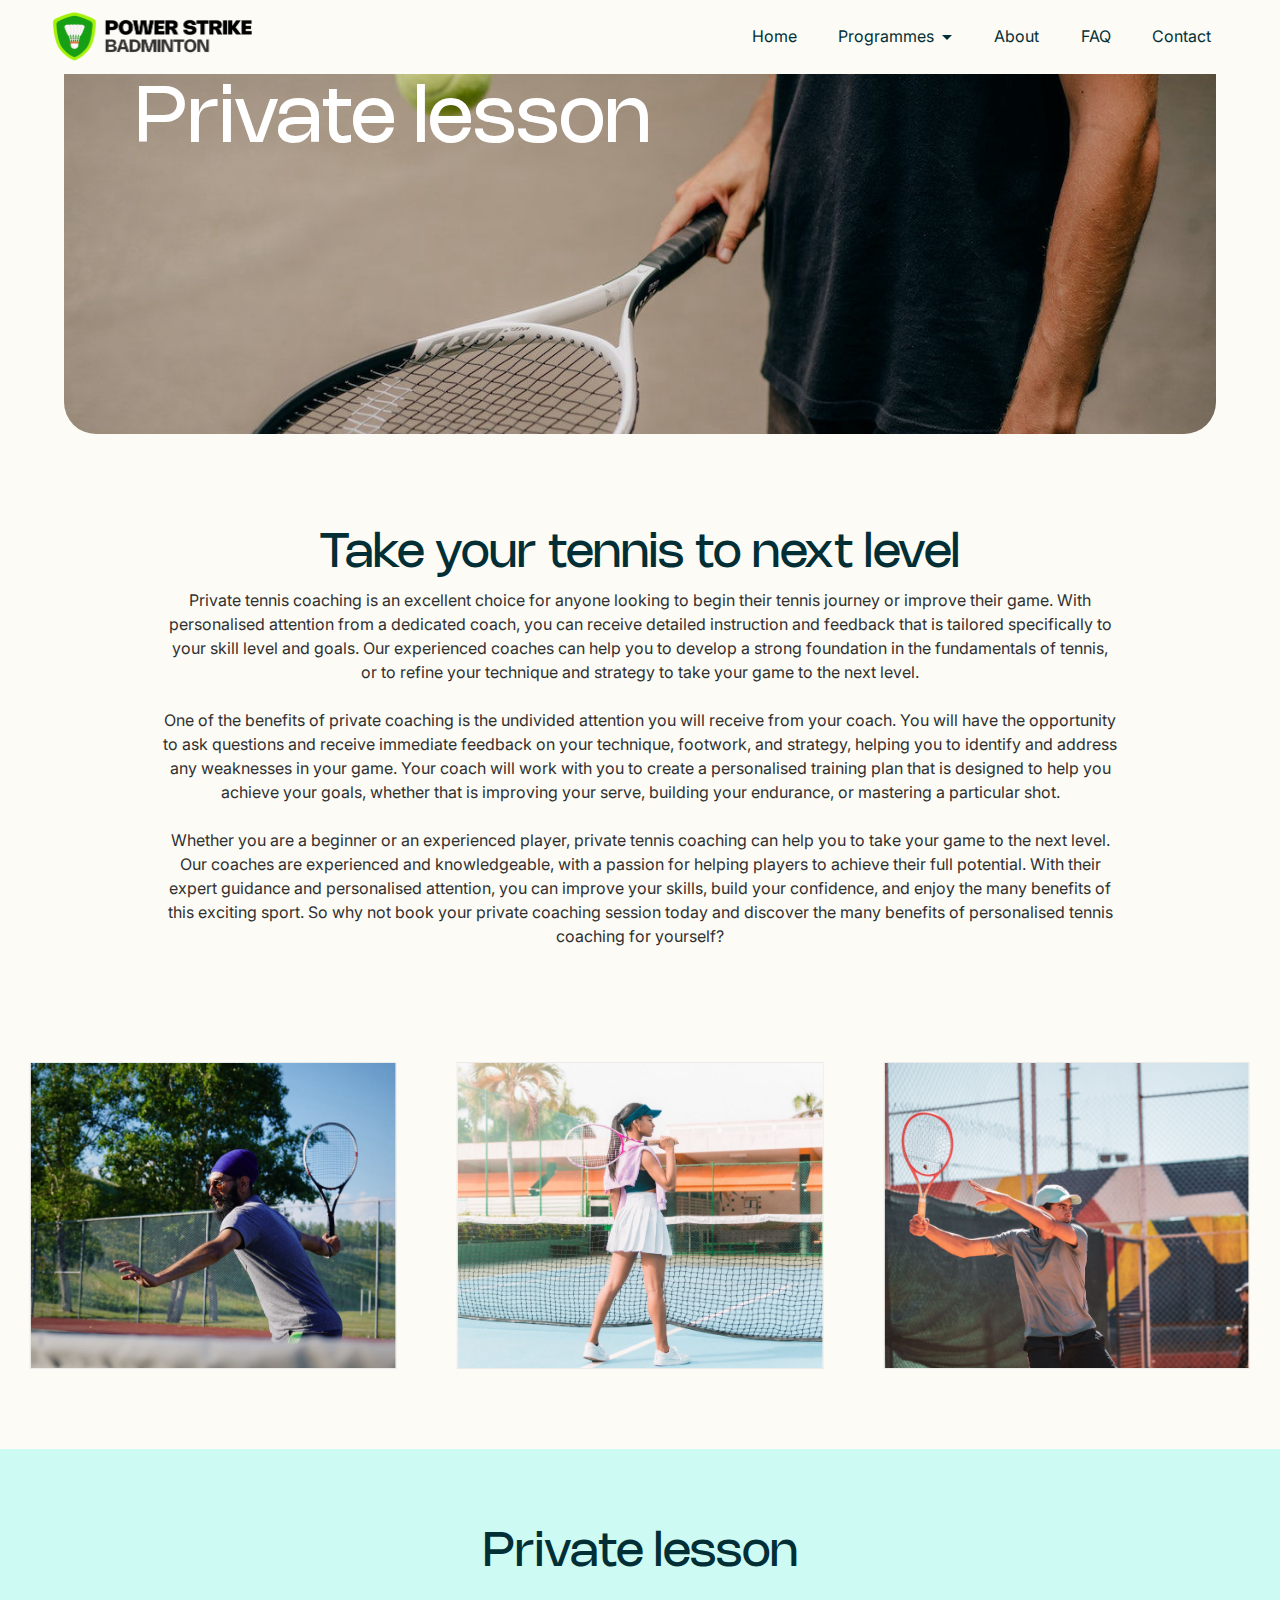
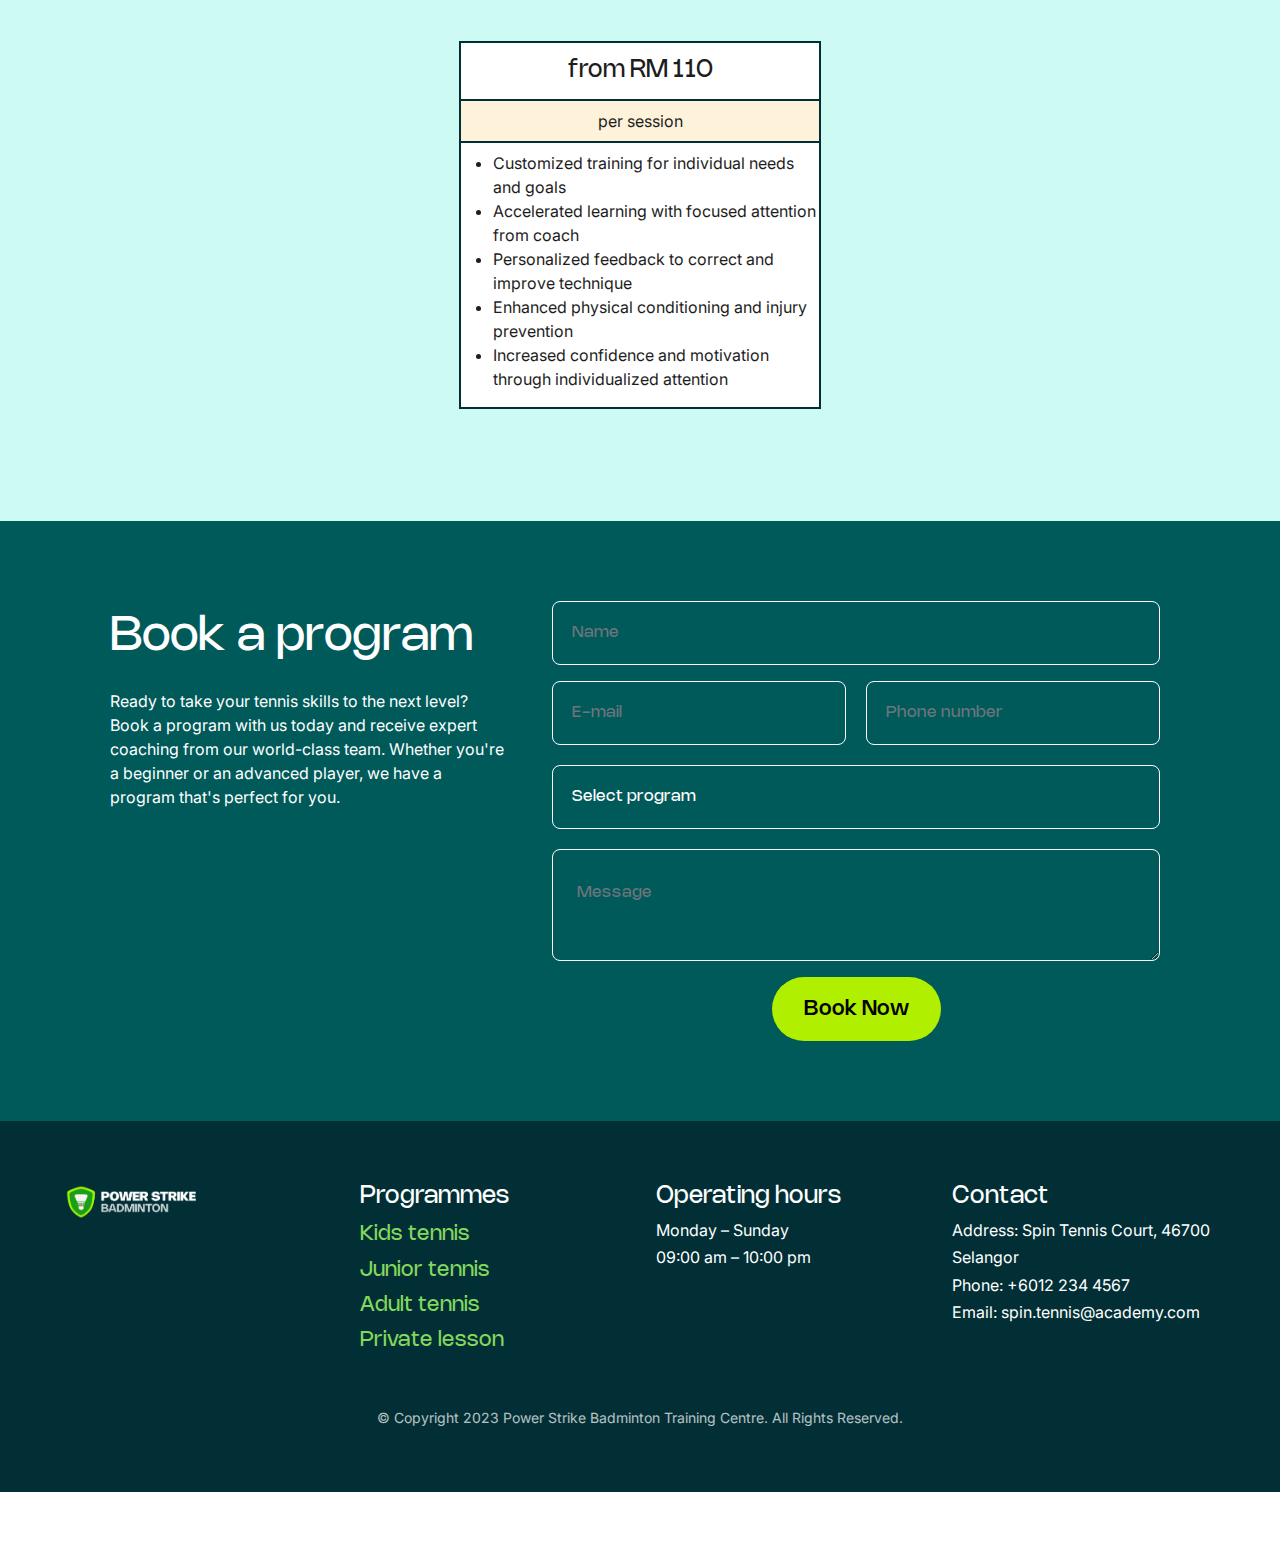
<file: private-session.html>
<!DOCTYPE html>
<html  >
<head>
  
  <meta charset="UTF-8">
  <meta http-equiv="X-UA-Compatible" content="IE=edge">
  
  <meta name="twitter:card" content="summary_large_image"/>
  <meta name="twitter:image:src" content="assets/images/private-session-meta.jpg">
  <meta property="og:image" content="assets/images/private-session-meta.jpg">
  <meta name="twitter:title" content="Private session | Power Strike Badminton Training Centre">
  <meta name="viewport" content="width=device-width, initial-scale=1, minimum-scale=1">
  <link rel="shortcut icon" href="assets/images/psb-icon-128x128.png" type="image/x-icon">
  <meta name="description" content="Step into the energetic world of Power Strike Badminton Training Centre, where our team of friendly coaches and welcoming atmosphere make every session a joyful journey towards badminton mastery.">
  
  
  <title>Private session | Power Strike Badminton Training Centre</title>
  <link rel="stylesheet" href="assets/web/assets/mobirise-icons2/mobirise2.css">
  <link rel="stylesheet" href="assets/bootstrap/css/bootstrap.min.css">
  <link rel="stylesheet" href="assets/bootstrap/css/bootstrap-grid.min.css">
  <link rel="stylesheet" href="assets/bootstrap/css/bootstrap-reboot.min.css">
    <link rel="stylesheet" href="assets/dropdown/css/style.css">
  <link rel="stylesheet" href="assets/socicon/css/styles.css">
  <link rel="stylesheet" href="assets/recaptcha.css">
  <link href="assets/fonts/style.css" rel="stylesheet">
  <link rel="preload" href="https://fonts.googleapis.com/css?family=Inter:100,200,300,400,500,600,700,800,900&display=swap" as="style" onload="this.onload=null;this.rel='stylesheet'">
  <noscript><link rel="stylesheet" href="https://fonts.googleapis.com/css?family=Inter:100,200,300,400,500,600,700,800,900&display=swap"></noscript>
  <link rel="preload" as="style" href="assets/mobirise/css/mbr-additional.css"><link rel="stylesheet" href="assets/mobirise/css/mbr-additional.css" type="text/css">

  
  
  

</head>
<body>

<!-- Analytics -->
<!-- Google tag (gtag.js) -->
<script async src="https://www.googletagmanager.com/gtag/js?id=G-ED5LH9JKSZ"></script>
<script>
  window.dataLayer = window.dataLayer || [];
  function gtag(){dataLayer.push(arguments);}
  gtag('js', new Date());

  gtag('config', 'G-ED5LH9JKSZ');
</script>
<!-- /Analytics -->


  <style>
.display-4, .display-7, span, p, a {
    line-height: 150%;
}
.mbr-section-btn .btn {
    min-height: auto;
    padding: 16px 32px;
    font-weight: 500!important;
}
.copyright {
    font-size: 14px;
    opacity: 0.7;
}
.btn-primary,
.btn-primary:active {
  background: linear-gradient(to bottom, #b1ef00 0 33.33333333%, #b1ef00 33.33333333%, #00AC1C 66.66666667%, #00AC1C 66.66666667% 100%) !important;
  border: none !important;
  color: #000000 !important;
  background-position: top !important;
  background-size: 100% 300% !important;
}
.btn-primary:hover,
.btn-primary:focus,
.btn-primary.focus,
.btn-primary.active {
  color: #ffffff !important;
  background: linear-gradient(to bottom, #b1ef00 0 33.33333333%, #b1ef00 33.33333333%, #00AC1C 66.66666667%, #00AC1C 66.66666667% 100%) !important;
  border: none !important;
  background-position: bottom !important;
  background-size: 100% 300% !important;
}
.cid-tD6SphtdWM .dropdown-item:hover,
.cid-tD6SphtdWM .dropdown-item:focus {
  background: #b1ef00 !important;
  color: #022f36 !important;
}
</style>
  <div class="hero-container cid-tCVWVg2TQN" style="background-color: #fcfbf5; padding: 2rem 4rem 4rem; margin-top: 0.1rem;" id="header1-2m" data-rv-view="105">
<section data-bs-version="5.1" class="header1 cinemam5" group="Headers" style="border-radius: 40px; min-height:400px">
<style>@media screen and (max-width: 768px) {
  .hero-container {
    padding: 0.8rem 1rem 1rem !important;
  }
    }</style>
    
    
    
    
    <img class="section-bg-img" src="assets/images/pexels-roman-odintsov-8542684-1279x854.jpg" alt="" media-simple="true"> 
    <div class="container-fluid">
        <div class="row">
            <div class="col-12 mt-5">
                <div class="title-wrapper">
                    <h1 class="mbr-section-title mbr-fonts-style display-1">Private lesson</h1>
                </div>
            </div>
            <div class="col-12 col-lg-6">
                <div class="text-wrapper">
                    
                    
                </div>
            </div>
        </div>
    </div>
  
</section> </div>

<section data-bs-version="5.1" class="slider1 charitym5 mbr-embla cid-tCVWVh59Gt" id="aslider1-2n">
    

    
    <div class="position-relative">
        <div class="container">
            <div class="mbr-section-head row">
                <h4 class="mbr-section-title mbr-fonts-style mb-0 display-2">Take your tennis to next level</h4>
                <h5 class="col-12 col-lg-10 mbr-section-subtitle mbr-fonts-style mb-0 display-7"><div>Private tennis coaching is an excellent choice for anyone looking to begin their tennis journey or improve their game. With personalised attention from a dedicated coach, you can receive detailed instruction and feedback that is tailored specifically to your skill level and goals. Our experienced coaches can help you to develop a strong foundation in the fundamentals of tennis, or to refine your technique and strategy to take your game to the next level.</div><br><div>One of the benefits of private coaching is the undivided attention you will receive from your coach. You will have the opportunity to ask questions and receive immediate feedback on your technique, footwork, and strategy, helping you to identify and address any weaknesses in your game. Your coach will work with you to create a personalised training plan that is designed to help you achieve your goals, whether that is improving your serve, building your endurance, or mastering a particular shot.</div><br><div>Whether you are a beginner or an experienced player, private tennis coaching can help you to take your game to the next level. Our coaches are experienced and knowledgeable, with a passion for helping players to achieve their full potential. With their expert guidance and personalised attention, you can improve your skills, build your confidence, and enjoy the many benefits of this exciting sport. So why not book your private coaching session today and discover the many benefits of personalised tennis coaching for yourself?</div></h5>
            </div>
        </div>

        <div class="embla" data-skip-snaps="true" data-align="center" data-contain-scroll="trimSnaps" data-loop="true" data-auto-play="true" data-auto-play-interval="5" data-draggable="true">
            <div class="embla__viewport container-fluid">
                <div class="embla__container">

                    


                    
                    
                    
                    
                    <div class="embla__slide slider-image item active">
                        <div class="slide-content">
                            <div class="item-wrapper">
                                <div class="item-img">
                                    <img src="assets/images/pexels-kevin-kleber-13005057-853x1066.jpg" alt="" data-slide-to="0" data-bs-slide-to="0">
                                </div>
                            </div>
                        </div>
                    </div><div class="embla__slide slider-image item active">
                        <div class="slide-content">
                            <div class="item-wrapper">
                                <div class="item-img">
                                    <img src="assets/images/pexels-saeed-basseri-7554023-853x1280.jpg" alt="" data-slide-to="1" data-bs-slide-to="1">
                                </div>
                            </div>
                        </div>
                    </div><div class="embla__slide slider-image item active">
                        <div class="slide-content">
                            <div class="item-wrapper">
                                <div class="item-img">
                                    <img src="assets/images/pexels-mo-saeed-5409085-853x1280.jpg" alt="" data-slide-to="2" data-bs-slide-to="2">
                                </div>
                            </div>
                        </div>
                    </div><div class="embla__slide slider-image item active">
                        <div class="slide-content">
                            <div class="item-wrapper">
                                <div class="item-img">
                                    <img src="assets/images/pexels-world-sikh-organization-of-canada-14797961-853x1280.jpg" alt="" data-slide-to="3" data-bs-slide-to="3">
                                </div>
                            </div>
                        </div>
                    </div>

                </div>
            </div>
            <button class="embla__button embla__button--prev">
                <span class="mobi-mbri mobi-mbri-arrow-prev mbr-iconfont" aria-hidden="true"></span>
                <span class="sr-only visually-hidden visually-hidden">Previous</span>
            </button>
            <button class="embla__button embla__button--next">
                <span class="mobi-mbri mobi-mbri-arrow-next mbr-iconfont" aria-hidden="true"></span>
                <span class="sr-only visually-hidden visually-hidden">Next</span>
            </button>
        </div>
    </div>
</section>

<section data-bs-version="5.1" class="features4 advisorym5 cid-tCVWVi7oux" id="features4-2o">

    

    
    

    <div class="container-fluid">
        <div class="row">
            <div class="col-12">
                <div class="title-wrapper">
                    <h2 class="mbr-section-title mbr-fonts-style display-2">Private lesson</h2>
                </div>
            </div>
            <div class="col-12 col-lg-4 card">
                <div class="card-wrapper">
                    <div class="logo-wrapper">
                        <div class="logo-wrap">
                            
                            <p class="mbr-brand mbr-fonts-style text-center display-5">from RM 110</p>
                        </div>
                    </div>
                    <div class="card-title-wrapper">
                        <h4 class="mbr-card-subtitle mbr-fonts-style text-center display-7">per session</h4>
                        
                    </div>
                    <div class="benefits" style="padding-top: 0.5rem; border-top: 2px solid #022f36">
                        <h4 class="mbr-card-subtitle mbr-fonts-style text-center display-7">
                        <ul style="margin-bottom: 1rem;">
                            <li>Customized training for individual needs and goals</li>
                            <li>Accelerated learning with focused attention from coach</li>
                            <li>Personalized feedback to correct and improve technique</li>
                            <li>Enhanced physical conditioning and injury prevention</li>
                            <li>Increased confidence and motivation through individualized attention</li>
                        </ul>
                        </h4>
                    </div>
                </div>
            </div>
            <div class="col-12">
                
            </div>
        </div>
    </div>
</section>

<section data-bs-version="5.1" class="form1 cid-tCVWVj4cSR" id="form1-2p">
    
    
    <div class="container-fluid">
        <div class="row">
            <div class="form-container">
                <div class="container-title mb-4">
                    <h3 class="mbr-section-title mbr-fonts-style mb-3 display-2"><p>Book a program</p></h3>
                    <p class="mbr-text mbr-white mbr-fonts-style mb-0 display-7">Ready to take your tennis skills to the next level? Book a program with us today and receive expert coaching from our world-class team. Whether you're a beginner or an advanced player, we have a program that's perfect for you.</p>
                </div>
                <div class="mbr-form form-wrapper" data-form-type="formoid">
<!--Formbuilder Form-->
<form action="https://mobirise.eu/" method="POST" class="mbr-form form-with-styler" data-form-title="Form Name"><input type="hidden" name="email" data-form-email="true" value="j3/bw3XpbjyFdz5/yv1I/0P6ag4CH3CPNPwUq8J89GBAEhoyoDLheqqRJ2bVPzLr/Vl5gk2TDTTmNQ+MYkDyIEzeJWypNkXA/Z+SRKDajE310v5uki1k8B695Yq6bJwn.Nvzrz2qGkLw8FT1sNTB4ISXkricUTfrnxPG1o6g520TqeNRylCMQriJqMZs+T2/nafnmg4OEnsjErrPv06/u5Kb1wACQYDQOLeM/HHuFa6VbDhcOu4s+TrcY+j3X86aB">
<div class="row">
<div hidden="hidden" data-form-alert="" class="alert alert-success col-12">Thank you for your interest in our coaching services! One of our team members will be in touch with you shortly to confirm your booking and answer any questions you may have.</div>
<div hidden="hidden" data-form-alert-danger="" class="alert alert-danger col-12">Oops...! some problem!</div>
</div>
<div class="dragArea row">
<div class="col-lg-12 col-md-12 col-sm-12 form-group mb-3" data-for="name">
<input type="text" name="name" placeholder="Name" data-form-field="name" class="form-control display-7" value="" id="name-form1-2p">
</div>
<div class="col-lg-6 col-md-12 col-sm-12 form-group mb-3" data-for="email">
<input type="email" name="email" placeholder="E-mail" data-form-field="email" class="form-control display-7" value="" id="email-form1-2p">
</div>
<div data-for="Phone number" class="col-lg-6 col-md-12 col-sm-12 form-group">
<input type="tel" name="Phone number" placeholder="Phone number" data-form-field="Phone number" class="form-control display-7" value="" id="Phone number-form1-2p">
</div>
<div data-for="Program" class="col-lg-12 col-md-12 col-sm-12 form-group">
<select name="Program" data-form-field="Program" class="form-control form-select display-7" id="Program-form1-2p">
<option value="Select program">Select program</option>
<option value="Kids Tennis">Kids Tennis</option>
<option value="Junior Tennis">Junior Tennis</option>
<option value="Adult tennis">Adult tennis</option>
<option value="Private lessons">Private lessons</option>
</select>
</div>
<div class="col-12 form-group mb-3" data-for="textarea">
<textarea name="textarea" placeholder="Message" data-form-field="textarea" class="form-control form-textarea display-7" id="textarea-form1-2p"></textarea>
</div>
<div class="col-lg-12 col-md-12 col-sm-12 mbr-section-btn">
<button type="submit" class="w-100 w-100 w-100 w-100 btn btn-primary display-4">Book Now</button>
</div>
</div>
</form><!--Formbuilder Form-->
</div>
            </div>

        </div>
    </div>
</section>

<section data-bs-version="5.1" class="footer4 cid-tCYFdOgVeR" once="footers" id="footer4-32">
    
    

    
    <div class="container">
        <div class="row mbr-white">
            <div class="col-6 col-lg-3 mb-3">
                <div class="media-wrap col-12">
                    <a href="index.html">
                        <img src="assets/images/psb-logo-white-307x79.png" alt="">
                    </a>
                </div>
            </div>
            <div class="col-12 col-md-6 col-lg-3">
                <h5 class="mbr-section-subtitle mbr-fonts-style mb-2 display-5">
                    Programmes</h5>
                <ul class="list mbr-fonts-style display-4">
                    <li class="mbr-text item-wrap"><a href="kids-tennis.html" class="text-danger">Kids tennis</a></li>
                    <li class="mbr-text item-wrap"><a href="Junior Tennis.html" class="text-danger">Junior tennis</a></li><a href="Junior Tennis.html" class="text-primary">
                    </a><li class="mbr-text item-wrap"><a href="adult-tennis.html" class="text-danger">Adult tennis</a></li>
                    <li class="mbr-text item-wrap"><a href="private-session.html" class="text-danger">Private lesson</a></li>
                </ul>
            </div>
            <div class="col-12 col-md-6 col-lg-3">
                <h5 class="mbr-section-subtitle mbr-fonts-style mb-2 display-5">
                    Operating hours</h5>
                <ul class="list mbr-fonts-style display-7">
                    <li class="mbr-text item-wrap">Monday – Sunday</li><li class="mbr-text item-wrap">09:00 am – 10:00 pm</li>
                </ul>
            </div>
            <div class="col-12 col-md-6 col-lg-3">
                <h5 class="mbr-section-subtitle mbr-fonts-style mb-2 display-5">
                    Contact</h5>
                <ul class="list mbr-fonts-style display-7">
                    <li class="mbr-text item-wrap">Address: Spin Tennis Court, 46700 Selangor</li>
                    <li class="mbr-text item-wrap">Phone: +6012 234 4567</li>
                    <li class="mbr-text item-wrap"><span style="font-size: 1rem;">Email: spin.tennis@academy.com</span><br></li>
                </ul>
            </div>
            <div class="col-12 mt-5">
                <p class="mbr-text mb-0 mbr-fonts-style copyright align-center display-7">
                    © Copyright 2023 Power Strike Badminton Training Centre. All Rights Reserved.</p>
            </div>
        </div>
    </div>
</section>

<section data-bs-version="5.1" class="menu menu1 cid-tD6SphtdWM" once="menu" id="menu1-36">
    

    <nav class="navbar navbar-dropdown navbar-fixed-top navbar-expand-lg">
        <div class="container-fluid">
            <div class="navbar-brand">
                <span class="navbar-logo">
                    <a href="index.html">
                        <img src="assets/images/psb-logo-409x106.png" alt="Spin Tennis Academy" style="height: 3.3rem;">
                    </a>
                </span>
                
            </div>
            <button class="navbar-toggler" type="button" data-toggle="collapse" data-bs-toggle="collapse" data-target="#navbarSupportedContent" data-bs-target="#navbarSupportedContent" aria-controls="navbarNavAltMarkup" aria-expanded="false" aria-label="Toggle navigation">
                <div class="hamburger">
                    <span></span>
                    <span></span>
                    <span></span>
                    <span></span>
                </div>
            </button>
            <div class="collapse navbar-collapse" id="navbarSupportedContent">
                <ul class="navbar-nav nav-dropdown nav-right" data-app-modern-menu="true"><li class="nav-item"><a class="nav-link link text-success display-7" href="index.html">Home</a></li><li class="nav-item dropdown"><a class="nav-link link dropdown-toggle text-success display-7" href="#" data-toggle="dropdown-submenu" data-bs-toggle="dropdown" data-bs-auto-close="outside" aria-expanded="false">Programmes</a><div class="dropdown-menu" aria-labelledby="dropdown-338"><a class="dropdown-item text-success display-7" href="kids-tennis.html">Kids tennis</a><a class="dropdown-item text-success text-primary display-7" href="junior-tennis.html">Junior tennis</a><a class="dropdown-item text-success display-7" href="adult-tennis.html">Adult tennis</a><a class="dropdown-item text-success display-7" href="private-session.html">Private lesson</a></div></li><li class="nav-item"><a class="nav-link link text-success display-7" href="about.html">About</a></li>
                    
                    <li class="nav-item"><a class="nav-link link text-success text-primary display-7" href="faq.html">FAQ</a></li>
                    <li class="nav-item"><a class="nav-link link text-success display-7" href="contact.html">Contact</a></li></ul>
                
                
            </div>
        </div>
    </nav>
</section>


<script src="assets/bootstrap/js/bootstrap.bundle.min.js"></script>
  <script src="assets/smoothscroll/smooth-scroll.js"></script>
  <script src="assets/ytplayer/index.js"></script>
      <script src="assets/embla/embla.min.js"></script>
  <script src="assets/embla/script.js"></script>
  <script src="assets/dropdown/js/navbar-dropdown.js"></script>
  <script src="assets/theme/js/script.js"></script>
  <script src="assets/formoid.min.js"></script>
  
  
  

</body>
</html>
</file>
<file: assets/web/assets/mobirise-icons2/mobirise2.css>
@font-face {
  font-family: 'Moririse2';
  font-display: swap;
  src:  url('mobirise2.eot?f2bix4');
  src:  url('mobirise2.eot?f2bix4#iefix') format('embedded-opentype'),
    url('mobirise2.ttf?f2bix4') format('truetype'),
    url('mobirise2.woff?f2bix4') format('woff'),
    url('mobirise2.svg?f2bix4#mobirise2') format('svg');
  font-weight: normal;
  font-style: normal;
}

[class^="mobi-"], [class*=" mobi-"] {
  /* use !important to prevent issues with browser extensions that change fonts */
  font-family: 'Moririse2' !important;
  speak: none;
  font-style: normal;
  font-weight: normal;
  font-variant: normal;
  text-transform: none;
  line-height: 1;

  /* Better Font Rendering =========== */
  -webkit-font-smoothing: antialiased;
  -moz-osx-font-smoothing: grayscale;
}

.mobi-mbri-add-submenu:before {
  content: "\e900";
}
.mobi-mbri-alert:before {
  content: "\e901";
}
.mobi-mbri-align-center:before {
  content: "\e902";
}
.mobi-mbri-align-justify:before {
  content: "\e903";
}
.mobi-mbri-align-left:before {
  content: "\e904";
}
.mobi-mbri-align-right:before {
  content: "\e905";
}
.mobi-mbri-android:before {
  content: "\e906";
}
.mobi-mbri-apple:before {
  content: "\e907";
}
.mobi-mbri-arrow-down:before {
  content: "\e908";
}
.mobi-mbri-arrow-next:before {
  content: "\e909";
}
.mobi-mbri-arrow-prev:before {
  content: "\e90a";
}
.mobi-mbri-arrow-up:before {
  content: "\e90b";
}
.mobi-mbri-bold:before {
  content: "\e90c";
}
.mobi-mbri-bookmark:before {
  content: "\e90d";
}
.mobi-mbri-bootstrap:before {
  content: "\e90e";
}
.mobi-mbri-briefcase:before {
  content: "\e90f";
}
.mobi-mbri-browse:before {
  content: "\e910";
}
.mobi-mbri-bulleted-list:before {
  content: "\e911";
}
.mobi-mbri-calendar:before {
  content: "\e912";
}
.mobi-mbri-camera:before {
  content: "\e913";
}
.mobi-mbri-cart-add:before {
  content: "\e914";
}
.mobi-mbri-cart-full:before {
  content: "\e915";
}
.mobi-mbri-cash:before {
  content: "\e916";
}
.mobi-mbri-change-style:before {
  content: "\e917";
}
.mobi-mbri-chat:before {
  content: "\e918";
}
.mobi-mbri-clock:before {
  content: "\e919";
}
.mobi-mbri-close:before {
  content: "\e91a";
}
.mobi-mbri-cloud:before {
  content: "\e91b";
}
.mobi-mbri-code:before {
  content: "\e91c";
}
.mobi-mbri-contact-form:before {
  content: "\e91d";
}
.mobi-mbri-credit-card:before {
  content: "\e91e";
}
.mobi-mbri-cursor-click:before {
  content: "\e91f";
}
.mobi-mbri-cust-feedback:before {
  content: "\e920";
}
.mobi-mbri-database:before {
  content: "\e921";
}
.mobi-mbri-delivery:before {
  content: "\e922";
}
.mobi-mbri-desktop:before {
  content: "\e923";
}
.mobi-mbri-devices:before {
  content: "\e924";
}
.mobi-mbri-down:before {
  content: "\e925";
}
.mobi-mbri-download-2:before {
  content: "\e926";
}
.mobi-mbri-download:before {
  content: "\e927";
}
.mobi-mbri-drag-n-drop-2:before {
  content: "\e928";
}
.mobi-mbri-drag-n-drop:before {
  content: "\e929";
}
.mobi-mbri-edit-2:before {
  content: "\e92a";
}
.mobi-mbri-edit:before {
  content: "\e92b";
}
.mobi-mbri-error:before {
  content: "\e92c";
}
.mobi-mbri-extension:before {
  content: "\e92d";
}
.mobi-mbri-features:before {
  content: "\e92e";
}
.mobi-mbri-file:before {
  content: "\e92f";
}
.mobi-mbri-flag:before {
  content: "\e930";
}
.mobi-mbri-folder:before {
  content: "\e931";
}
.mobi-mbri-gift:before {
  content: "\e932";
}
.mobi-mbri-github:before {
  content: "\e933";
}
.mobi-mbri-globe-2:before {
  content: "\e934";
}
.mobi-mbri-globe:before {
  content: "\e935";
}
.mobi-mbri-growing-chart:before {
  content: "\e936";
}
.mobi-mbri-hearth:before {
  content: "\e937";
}
.mobi-mbri-help:before {
  content: "\e938";
}
.mobi-mbri-home:before {
  content: "\e939";
}
.mobi-mbri-hot-cup:before {
  content: "\e93a";
}
.mobi-mbri-idea:before {
  content: "\e93b";
}
.mobi-mbri-image-gallery:before {
  content: "\e93c";
}
.mobi-mbri-image-slider:before {
  content: "\e93d";
}
.mobi-mbri-info:before {
  content: "\e93e";
}
.mobi-mbri-italic:before {
  content: "\e93f";
}
.mobi-mbri-key:before {
  content: "\e940";
}
.mobi-mbri-laptop:before {
  content: "\e941";
}
.mobi-mbri-layers:before {
  content: "\e942";
}
.mobi-mbri-left-right:before {
  content: "\e943";
}
.mobi-mbri-left:before {
  content: "\e944";
}
.mobi-mbri-letter:before {
  content: "\e945";
}
.mobi-mbri-like:before {
  content: "\e946";
}
.mobi-mbri-link:before {
  content: "\e947";
}
.mobi-mbri-lock:before {
  content: "\e948";
}
.mobi-mbri-login:before {
  content: "\e949";
}
.mobi-mbri-logout:before {
  content: "\e94a";
}
.mobi-mbri-magic-stick:before {
  content: "\e94b";
}
.mobi-mbri-map-pin:before {
  content: "\e94c";
}
.mobi-mbri-menu:before {
  content: "\e94d";
}
.mobi-mbri-mobile-2:before {
  content: "\e94e";
}
.mobi-mbri-mobile-horizontal:before {
  content: "\e94f";
}
.mobi-mbri-mobile:before {
  content: "\e950";
}
.mobi-mbri-mobirise:before {
  content: "\e951";
}
.mobi-mbri-more-horizontal:before {
  content: "\e952";
}
.mobi-mbri-more-vertical:before {
  content: "\e953";
}
.mobi-mbri-music:before {
  content: "\e954";
}
.mobi-mbri-new-file:before {
  content: "\e955";
}
.mobi-mbri-numbered-list:before {
  content: "\e956";
}
.mobi-mbri-opened-folder:before {
  content: "\e957";
}
.mobi-mbri-pages:before {
  content: "\e958";
}
.mobi-mbri-paper-plane:before {
  content: "\e959";
}
.mobi-mbri-paperclip:before {
  content: "\e95a";
}
.mobi-mbri-phone:before {
  content: "\e95b";
}
.mobi-mbri-photo:before {
  content: "\e95c";
}
.mobi-mbri-photos:before {
  content: "\e95d";
}
.mobi-mbri-pin:before {
  content: "\e95e";
}
.mobi-mbri-play:before {
  content: "\e95f";
}
.mobi-mbri-plus:before {
  content: "\e960";
}
.mobi-mbri-preview:before {
  content: "\e961";
}
.mobi-mbri-print:before {
  content: "\e962";
}
.mobi-mbri-protect:before {
  content: "\e963";
}
.mobi-mbri-question:before {
  content: "\e964";
}
.mobi-mbri-quote-left:before {
  content: "\e965";
}
.mobi-mbri-quote-right:before {
  content: "\e966";
}
.mobi-mbri-redo:before {
  content: "\e967";
}
.mobi-mbri-refresh:before {
  content: "\e968";
}
.mobi-mbri-responsive-2:before {
  content: "\e969";
}
.mobi-mbri-responsive:before {
  content: "\e96a";
}
.mobi-mbri-right:before {
  content: "\e96b";
}
.mobi-mbri-rocket:before {
  content: "\e96c";
}
.mobi-mbri-sad-face:before {
  content: "\e96d";
}
.mobi-mbri-sale:before {
  content: "\e96e";
}
.mobi-mbri-save:before {
  content: "\e96f";
}
.mobi-mbri-search:before {
  content: "\e970";
}
.mobi-mbri-setting-2:before {
  content: "\e971";
}
.mobi-mbri-setting-3:before {
  content: "\e972";
}
.mobi-mbri-setting:before {
  content: "\e973";
}
.mobi-mbri-share:before {
  content: "\e974";
}
.mobi-mbri-shopping-bag:before {
  content: "\e975";
}
.mobi-mbri-shopping-basket:before {
  content: "\e976";
}
.mobi-mbri-shopping-cart:before {
  content: "\e977";
}
.mobi-mbri-sites:before {
  content: "\e978";
}
.mobi-mbri-smile-face:before {
  content: "\e979";
}
.mobi-mbri-speed:before {
  content: "\e97a";
}
.mobi-mbri-star:before {
  content: "\e97b";
}
.mobi-mbri-success:before {
  content: "\e97c";
}
.mobi-mbri-sun:before {
  content: "\e97d";
}
.mobi-mbri-sun2:before {
  content: "\e97e";
}
.mobi-mbri-tablet-vertical:before {
  content: "\e97f";
}
.mobi-mbri-tablet:before {
  content: "\e980";
}
.mobi-mbri-target:before {
  content: "\e981";
}
.mobi-mbri-timer:before {
  content: "\e982";
}
.mobi-mbri-to-ftp:before {
  content: "\e983";
}
.mobi-mbri-to-local-drive:before {
  content: "\e984";
}
.mobi-mbri-touch-swipe:before {
  content: "\e985";
}
.mobi-mbri-touch:before {
  content: "\e986";
}
.mobi-mbri-trash:before {
  content: "\e987";
}
.mobi-mbri-underline:before {
  content: "\e988";
}
.mobi-mbri-undo:before {
  content: "\e989";
}
.mobi-mbri-unlink:before {
  content: "\e98a";
}
.mobi-mbri-unlock:before {
  content: "\e98b";
}
.mobi-mbri-up-down:before {
  content: "\e98c";
}
.mobi-mbri-up:before {
  content: "\e98d";
}
.mobi-mbri-update:before {
  content: "\e98e";
}
.mobi-mbri-upload-2:before {
  content: "\e98f";
}
.mobi-mbri-upload:before {
  content: "\e990";
}
.mobi-mbri-user-2:before {
  content: "\e991";
}
.mobi-mbri-user:before {
  content: "\e992";
}
.mobi-mbri-users:before {
  content: "\e993";
}
.mobi-mbri-video-play:before {
  content: "\e994";
}
.mobi-mbri-video:before {
  content: "\e995";
}
.mobi-mbri-watch:before {
  content: "\e996";
}
.mobi-mbri-website-theme-2:before {
  content: "\e997";
}
.mobi-mbri-website-theme:before {
  content: "\e998";
}
.mobi-mbri-wifi:before {
  content: "\e999";
}
.mobi-mbri-windows:before {
  content: "\e99a";
}
.mobi-mbri-zoom-in:before {
  content: "\e99b";
}
.mobi-mbri-zoom-out:before {
  content: "\e99c";
}
</file>
<file: assets/dropdown/css/style.css>
.navbar-dropdown {
  left: 0;
  padding: 0;
  position: absolute;
  right: 0;
  top: 0;
  transition: all 0.45s ease;
  z-index: 1030;
  background: #282828; }
  .navbar-dropdown .navbar-logo {
    margin-right: 0.8rem;
    transition: margin 0.3s ease-in-out;
    vertical-align: middle; }
    .navbar-dropdown .navbar-logo img {
      height: 3.125rem;
      transition: all 0.3s ease-in-out; }
    .navbar-dropdown .navbar-logo.mbr-iconfont {
      font-size: 3.125rem;
      line-height: 3.125rem; }
  .navbar-dropdown .navbar-caption {
    font-weight: 700;
    white-space: normal;
    vertical-align: -4px;
    line-height: 3.125rem !important; }
    .navbar-dropdown .navbar-caption, .navbar-dropdown .navbar-caption:hover {
      color: inherit;
      text-decoration: none; }
  .navbar-dropdown .mbr-iconfont + .navbar-caption {
    vertical-align: -1px; }
  .navbar-dropdown.navbar-fixed-top {
    position: fixed; }
  .navbar-dropdown .navbar-brand span {
    vertical-align: -4px; }
  .navbar-dropdown.bg-color.transparent {
    background: none; }
  .navbar-dropdown.navbar-short .navbar-brand {
    padding: 0.625rem 0; }
    .navbar-dropdown.navbar-short .navbar-brand span {
      vertical-align: -1px; }
  .navbar-dropdown.navbar-short .navbar-caption {
    line-height: 2.375rem !important;
    vertical-align: -2px; }
  .navbar-dropdown.navbar-short .navbar-logo {
    margin-right: 0.5rem; }
    .navbar-dropdown.navbar-short .navbar-logo img {
      height: 2.375rem; }
    .navbar-dropdown.navbar-short .navbar-logo.mbr-iconfont {
      font-size: 2.375rem;
      line-height: 2.375rem; }
  .navbar-dropdown.navbar-short .mbr-table-cell {
    height: 3.625rem; }
  .navbar-dropdown .navbar-close {
    left: 0.6875rem;
    position: fixed;
    top: 0.75rem;
    z-index: 1000; }
  .navbar-dropdown .hamburger-icon {
    content: "";
    display: inline-block;
    vertical-align: middle;
    width: 16px;
    -webkit-box-shadow: 0 -6px 0 1px #282828,0 0 0 1px #282828,0 6px 0 1px #282828;
    -moz-box-shadow: 0 -6px 0 1px #282828,0 0 0 1px #282828,0 6px 0 1px #282828;
    box-shadow: 0 -6px 0 1px #282828,0 0 0 1px #282828,0 6px 0 1px #282828; }

.dropdown-menu .dropdown-toggle[data-toggle="dropdown-submenu"]::after {
  border-bottom: 0.35em solid transparent;
  border-left: 0.35em solid;
  border-right: 0;
  border-top: 0.35em solid transparent;
  margin-left: 0.3rem; }

.dropdown-menu .dropdown-item:focus {
  outline: 0; }

.nav-dropdown {
  font-size: 0.75rem;
  font-weight: 500;
  height: auto !important; }
  .nav-dropdown .nav-btn {
    padding-left: 1rem; }
  .nav-dropdown .link {
    margin: .667em 1.667em;
    font-weight: 500;
    padding: 0;
    transition: color .2s ease-in-out; }
    .nav-dropdown .link.dropdown-toggle {
      margin-right: 2.583em; }
      .nav-dropdown .link.dropdown-toggle::after {
        margin-left: .25rem;
        border-top: 0.35em solid;
        border-right: 0.35em solid transparent;
        border-left: 0.35em solid transparent;
        border-bottom: 0; }
      .nav-dropdown .link.dropdown-toggle[aria-expanded="true"] {
        margin: 0;
        padding: 0.667em 3.263em  0.667em 1.667em; }
  .nav-dropdown .link::after,
  .nav-dropdown .dropdown-item::after {
    color: inherit; }
  .nav-dropdown .btn {
    font-size: 0.75rem;
    font-weight: 700;
    letter-spacing: 0;
    margin-bottom: 0;
    padding-left: 1.25rem;
    padding-right: 1.25rem; }
  .nav-dropdown .dropdown-menu {
    border-radius: 0;
    border: 0;
    left: 0;
    margin: 0;
    padding-bottom: 1.25rem;
    padding-top: 1.25rem;
    position: relative; }
  .nav-dropdown .dropdown-submenu {
    margin-left: 0.125rem;
    top: 0; }
  .nav-dropdown .dropdown-item {
    font-weight: 500;
    line-height: 2;
    padding: 0.3846em 4.615em 0.3846em 1.5385em;
    position: relative;
    transition: color .2s ease-in-out, background-color .2s ease-in-out; }
    .nav-dropdown .dropdown-item::after {
      margin-top: -0.3077em;
      position: absolute;
      right: 1.1538em;
      top: 50%; }
    .nav-dropdown .dropdown-item:focus, .nav-dropdown .dropdown-item:hover {
      background: none; }

@media (max-width: 767px) {
  .nav-dropdown.navbar-toggleable-sm {
    bottom: 0;
    display: none;
    left: 0;
    overflow-x: hidden;
    position: fixed;
    top: 0;
    transform: translateX(-100%);
    -ms-transform: translateX(-100%);
    -webkit-transform: translateX(-100%);
    width: 18.75rem;
    z-index: 999; } }
.nav-dropdown.navbar-toggleable-xl {
  bottom: 0;
  display: none;
  left: 0;
  overflow-x: hidden;
  position: fixed;
  top: 0;
  transform: translateX(-100%);
  -ms-transform: translateX(-100%);
  -webkit-transform: translateX(-100%);
  width: 18.75rem;
  z-index: 999; }

.nav-dropdown-sm {
  display: block !important;
  overflow-x: hidden;
  overflow: auto;
  padding-top: 3.875rem; }
  .nav-dropdown-sm::after {
    content: "";
    display: block;
    height: 3rem;
    width: 100%; }
  .nav-dropdown-sm.collapse.in ~ .navbar-close {
    display: block !important; }
  .nav-dropdown-sm.collapsing, .nav-dropdown-sm.collapse.in {
    transform: translateX(0);
    -ms-transform: translateX(0);
    -webkit-transform: translateX(0);
    transition: all 0.25s ease-out;
    -webkit-transition: all 0.25s ease-out;
    background: #282828; }
  .nav-dropdown-sm.collapsing[aria-expanded="false"] {
    transform: translateX(-100%);
    -ms-transform: translateX(-100%);
    -webkit-transform: translateX(-100%); }
  .nav-dropdown-sm .nav-item {
    display: block;
    margin-left: 0 !important;
    padding-left: 0; }
  .nav-dropdown-sm .link,
  .nav-dropdown-sm .dropdown-item {
    border-top: 1px dotted rgba(255, 255, 255, 0.1);
    font-size: 0.8125rem;
    line-height: 1.6;
    margin: 0 !important;
    padding: 0.875rem 2.4rem 0.875rem 1.5625rem !important;
    position: relative;
    white-space: normal; }
    .nav-dropdown-sm .link:focus, .nav-dropdown-sm .link:hover,
    .nav-dropdown-sm .dropdown-item:focus,
    .nav-dropdown-sm .dropdown-item:hover {
      background: rgba(0, 0, 0, 0.2) !important;
      color: #c0a375; }
  .nav-dropdown-sm .nav-btn {
    position: relative;
    padding: 1.5625rem 1.5625rem 0 1.5625rem; }
    .nav-dropdown-sm .nav-btn::before {
      border-top: 1px dotted rgba(255, 255, 255, 0.1);
      content: "";
      left: 0;
      position: absolute;
      top: 0;
      width: 100%; }
    .nav-dropdown-sm .nav-btn + .nav-btn {
      padding-top: 0.625rem; }
      .nav-dropdown-sm .nav-btn + .nav-btn::before {
        display: none; }
  .nav-dropdown-sm .btn {
    padding: 0.625rem 0; }
  .nav-dropdown-sm .dropdown-toggle[data-toggle="dropdown-submenu"]::after {
    margin-left: .25rem;
    border-top: 0.35em solid;
    border-right: 0.35em solid transparent;
    border-left: 0.35em solid transparent;
    border-bottom: 0; }
  .nav-dropdown-sm .dropdown-toggle[data-toggle="dropdown-submenu"][aria-expanded="true"]::after {
    border-top: 0;
    border-right: 0.35em solid transparent;
    border-left: 0.35em solid transparent;
    border-bottom: 0.35em solid; }
  .nav-dropdown-sm .dropdown-menu {
    margin: 0;
    padding: 0;
    position: relative;
    top: 0;
    left: 0;
    width: 100%;
    border: 0;
    float: none;
    border-radius: 0;
    background: none; }
  .nav-dropdown-sm .dropdown-submenu {
    left: 100%;
    margin-left: 0.125rem;
    margin-top: -1.25rem;
    top: 0; }

.navbar-toggleable-sm .nav-dropdown .dropdown-menu {
  position: absolute; }

.navbar-toggleable-sm .nav-dropdown .dropdown-submenu {
  left: 100%;
  margin-left: 0.125rem;
  margin-top: -1.25rem;
  top: 0; }

.navbar-toggleable-sm.opened .nav-dropdown .dropdown-menu {
  position: relative; }

.navbar-toggleable-sm.opened .nav-dropdown .dropdown-submenu {
  left: 0;
  margin-left: 00rem;
  margin-top: 0rem;
  top: 0; }

.is-builder .nav-dropdown.collapsing {
  transition: none !important; }
</file>
<file: assets/socicon/css/styles.css>
@charset "UTF-8";

@font-face {
  font-family: 'Socicon';
  src:  url('../fonts/socicon.eot');
  src:  url('../fonts/socicon.eot?#iefix') format('embedded-opentype'),
    url('../fonts/socicon.woff2') format('woff2'),
    url('../fonts/socicon.ttf') format('truetype'),
    url('../fonts/socicon.woff') format('woff'),
    url('../fonts/socicon.svg#socicon') format('svg');
  font-weight: normal;
  font-style: normal;
  font-display: swap;
}

[data-icon]:before {
  font-family: "socicon" !important;
  content: attr(data-icon);
  font-style: normal !important;
  font-weight: normal !important;
  font-variant: normal !important;
  text-transform: none !important;
  speak: none;
  line-height: 1;
  -webkit-font-smoothing: antialiased;
  -moz-osx-font-smoothing: grayscale;
}

[class^="socicon-"], [class*=" socicon-"] {
  /* use !important to prevent issues with browser extensions that change fonts */
  font-family: 'Socicon' !important;
  speak: none;
  font-style: normal;
  font-weight: normal;
  font-variant: normal;
  text-transform: none;
  line-height: 1;

  /* Better Font Rendering =========== */
  -webkit-font-smoothing: antialiased;
  -moz-osx-font-smoothing: grayscale;
}

.socicon-eitaa:before {
  content: "\e97c";
}
.socicon-soroush:before {
  content: "\e97d";
}
.socicon-bale:before {
  content: "\e97e";
}
.socicon-zazzle:before {
  content: "\e97b";
}
.socicon-society6:before {
  content: "\e97a";
}
.socicon-redbubble:before {
  content: "\e979";
}
.socicon-avvo:before {
  content: "\e978";
}
.socicon-stitcher:before {
  content: "\e977";
}
.socicon-googlehangouts:before {
  content: "\e974";
}
.socicon-dlive:before {
  content: "\e975";
}
.socicon-vsco:before {
  content: "\e976";
}
.socicon-flipboard:before {
  content: "\e973";
}
.socicon-ubuntu:before {
  content: "\e958";
}
.socicon-artstation:before {
  content: "\e959";
}
.socicon-invision:before {
  content: "\e95a";
}
.socicon-torial:before {
  content: "\e95b";
}
.socicon-collectorz:before {
  content: "\e95c";
}
.socicon-seenthis:before {
  content: "\e95d";
}
.socicon-googleplaymusic:before {
  content: "\e95e";
}
.socicon-debian:before {
  content: "\e95f";
}
.socicon-filmfreeway:before {
  content: "\e960";
}
.socicon-gnome:before {
  content: "\e961";
}
.socicon-itchio:before {
  content: "\e962";
}
.socicon-jamendo:before {
  content: "\e963";
}
.socicon-mix:before {
  content: "\e964";
}
.socicon-sharepoint:before {
  content: "\e965";
}
.socicon-tinder:before {
  content: "\e966";
}
.socicon-windguru:before {
  content: "\e967";
}
.socicon-cdbaby:before {
  content: "\e968";
}
.socicon-elementaryos:before {
  content: "\e969";
}
.socicon-stage32:before {
  content: "\e96a";
}
.socicon-tiktok:before {
  content: "\e96b";
}
.socicon-gitter:before {
  content: "\e96c";
}
.socicon-letterboxd:before {
  content: "\e96d";
}
.socicon-threema:before {
  content: "\e96e";
}
.socicon-splice:before {
  content: "\e96f";
}
.socicon-metapop:before {
  content: "\e970";
}
.socicon-naver:before {
  content: "\e971";
}
.socicon-remote:before {
  content: "\e972";
}
.socicon-internet:before {
  content: "\e957";
}
.socicon-moddb:before {
  content: "\e94b";
}
.socicon-indiedb:before {
  content: "\e94c";
}
.socicon-traxsource:before {
  content: "\e94d";
}
.socicon-gamefor:before {
  content: "\e94e";
}
.socicon-pixiv:before {
  content: "\e94f";
}
.socicon-myanimelist:before {
  content: "\e950";
}
.socicon-blackberry:before {
  content: "\e951";
}
.socicon-wickr:before {
  content: "\e952";
}
.socicon-spip:before {
  content: "\e953";
}
.socicon-napster:before {
  content: "\e954";
}
.socicon-beatport:before {
  content: "\e955";
}
.socicon-hackerone:before {
  content: "\e956";
}
.socicon-hackernews:before {
  content: "\e946";
}
.socicon-smashwords:before {
  content: "\e947";
}
.socicon-kobo:before {
  content: "\e948";
}
.socicon-bookbub:before {
  content: "\e949";
}
.socicon-mailru:before {
  content: "\e94a";
}
.socicon-gitlab:before {
  content: "\e945";
}
.socicon-instructables:before {
  content: "\e944";
}
.socicon-portfolio:before {
  content: "\e943";
}
.socicon-codered:before {
  content: "\e940";
}
.socicon-origin:before {
  content: "\e941";
}
.socicon-nextdoor:before {
  content: "\e942";
}
.socicon-udemy:before {
  content: "\e93f";
}
.socicon-livemaster:before {
  content: "\e93e";
}
.socicon-crunchbase:before {
  content: "\e93b";
}
.socicon-homefy:before {
  content: "\e93c";
}
.socicon-calendly:before {
  content: "\e93d";
}
.socicon-realtor:before {
  content: "\e90f";
}
.socicon-tidal:before {
  content: "\e910";
}
.socicon-qobuz:before {
  content: "\e911";
}
.socicon-natgeo:before {
  content: "\e912";
}
.socicon-mastodon:before {
  content: "\e913";
}
.socicon-unsplash:before {
  content: "\e914";
}
.socicon-homeadvisor:before {
  content: "\e915";
}
.socicon-angieslist:before {
  content: "\e916";
}
.socicon-codepen:before {
  content: "\e917";
}
.socicon-slack:before {
  content: "\e918";
}
.socicon-openaigym:before {
  content: "\e919";
}
.socicon-logmein:before {
  content: "\e91a";
}
.socicon-fiverr:before {
  content: "\e91b";
}
.socicon-gotomeeting:before {
  content: "\e91c";
}
.socicon-aliexpress:before {
  content: "\e91d";
}
.socicon-guru:before {
  content: "\e91e";
}
.socicon-appstore:before {
  content: "\e91f";
}
.socicon-homes:before {
  content: "\e920";
}
.socicon-zoom:before {
  content: "\e921";
}
.socicon-alibaba:before {
  content: "\e922";
}
.socicon-craigslist:before {
  content: "\e923";
}
.socicon-wix:before {
  content: "\e924";
}
.socicon-redfin:before {
  content: "\e925";
}
.socicon-googlecalendar:before {
  content: "\e926";
}
.socicon-shopify:before {
  content: "\e927";
}
.socicon-freelancer:before {
  content: "\e928";
}
.socicon-seedrs:before {
  content: "\e929";
}
.socicon-bing:before {
  content: "\e92a";
}
.socicon-doodle:before {
  content: "\e92b";
}
.socicon-bonanza:before {
  content: "\e92c";
}
.socicon-squarespace:before {
  content: "\e92d";
}
.socicon-toptal:before {
  content: "\e92e";
}
.socicon-gust:before {
  content: "\e92f";
}
.socicon-ask:before {
  content: "\e930";
}
.socicon-trulia:before {
  content: "\e931";
}
.socicon-loomly:before {
  content: "\e932";
}
.socicon-ghost:before {
  content: "\e933";
}
.socicon-upwork:before {
  content: "\e934";
}
.socicon-fundable:before {
  content: "\e935";
}
.socicon-booking:before {
  content: "\e936";
}
.socicon-googlemaps:before {
  content: "\e937";
}
.socicon-zillow:before {
  content: "\e938";
}
.socicon-niconico:before {
  content: "\e939";
}
.socicon-toneden:before {
  content: "\e93a";
}
.socicon-augment:before {
  content: "\e908";
}
.socicon-bitbucket:before {
  content: "\e909";
}
.socicon-fyuse:before {
  content: "\e90a";
}
.socicon-yt-gaming:before {
  content: "\e90b";
}
.socicon-sketchfab:before {
  content: "\e90c";
}
.socicon-mobcrush:before {
  content: "\e90d";
}
.socicon-microsoft:before {
  content: "\e90e";
}
.socicon-pandora:before {
  content: "\e907";
}
.socicon-messenger:before {
  content: "\e906";
}
.socicon-gamewisp:before {
  content: "\e905";
}
.socicon-bloglovin:before {
  content: "\e904";
}
.socicon-tunein:before {
  content: "\e903";
}
.socicon-gamejolt:before {
  content: "\e901";
}
.socicon-trello:before {
  content: "\e902";
}
.socicon-spreadshirt:before {
  content: "\e900";
}
.socicon-500px:before {
  content: "\e000";
}
.socicon-8tracks:before {
  content: "\e001";
}
.socicon-airbnb:before {
  content: "\e002";
}
.socicon-alliance:before {
  content: "\e003";
}
.socicon-amazon:before {
  content: "\e004";
}
.socicon-amplement:before {
  content: "\e005";
}
.socicon-android:before {
  content: "\e006";
}
.socicon-angellist:before {
  content: "\e007";
}
.socicon-apple:before {
  content: "\e008";
}
.socicon-appnet:before {
  content: "\e009";
}
.socicon-baidu:before {
  content: "\e00a";
}
.socicon-bandcamp:before {
  content: "\e00b";
}
.socicon-battlenet:before {
  content: "\e00c";
}
.socicon-mixer:before {
  content: "\e00d";
}
.socicon-bebee:before {
  content: "\e00e";
}
.socicon-bebo:before {
  content: "\e00f";
}
.socicon-behance:before {
  content: "\e010";
}
.socicon-blizzard:before {
  content: "\e011";
}
.socicon-blogger:before {
  content: "\e012";
}
.socicon-buffer:before {
  content: "\e013";
}
.socicon-chrome:before {
  content: "\e014";
}
.socicon-coderwall:before {
  content: "\e015";
}
.socicon-curse:before {
  content: "\e016";
}
.socicon-dailymotion:before {
  content: "\e017";
}
.socicon-deezer:before {
  content: "\e018";
}
.socicon-delicious:before {
  content: "\e019";
}
.socicon-deviantart:before {
  content: "\e01a";
}
.socicon-diablo:before {
  content: "\e01b";
}
.socicon-digg:before {
  content: "\e01c";
}
.socicon-discord:before {
  content: "\e01d";
}
.socicon-disqus:before {
  content: "\e01e";
}
.socicon-douban:before {
  content: "\e01f";
}
.socicon-draugiem:before {
  content: "\e020";
}
.socicon-dribbble:before {
  content: "\e021";
}
.socicon-drupal:before {
  content: "\e022";
}
.socicon-ebay:before {
  content: "\e023";
}
.socicon-ello:before {
  content: "\e024";
}
.socicon-endomodo:before {
  content: "\e025";
}
.socicon-envato:before {
  content: "\e026";
}
.socicon-etsy:before {
  content: "\e027";
}
.socicon-facebook:before {
  content: "\e028";
}
.socicon-feedburner:before {
  content: "\e029";
}
.socicon-filmweb:before {
  content: "\e02a";
}
.socicon-firefox:before {
  content: "\e02b";
}
.socicon-flattr:before {
  content: "\e02c";
}
.socicon-flickr:before {
  content: "\e02d";
}
.socicon-formulr:before {
  content: "\e02e";
}
.socicon-forrst:before {
  content: "\e02f";
}
.socicon-foursquare:before {
  content: "\e030";
}
.socicon-friendfeed:before {
  content: "\e031";
}
.socicon-github:before {
  content: "\e032";
}
.socicon-goodreads:before {
  content: "\e033";
}
.socicon-google:before {
  content: "\e034";
}
.socicon-googlescholar:before {
  content: "\e035";
}
.socicon-googlegroups:before {
  content: "\e036";
}
.socicon-googlephotos:before {
  content: "\e037";
}
.socicon-googleplus:before {
  content: "\e038";
}
.socicon-grooveshark:before {
  content: "\e039";
}
.socicon-hackerrank:before {
  content: "\e03a";
}
.socicon-hearthstone:before {
  content: "\e03b";
}
.socicon-hellocoton:before {
  content: "\e03c";
}
.socicon-heroes:before {
  content: "\e03d";
}
.socicon-smashcast:before {
  content: "\e03e";
}
.socicon-horde:before {
  content: "\e03f";
}
.socicon-houzz:before {
  content: "\e040";
}
.socicon-icq:before {
  content: "\e041";
}
.socicon-identica:before {
  content: "\e042";
}
.socicon-imdb:before {
  content: "\e043";
}
.socicon-instagram:before {
  content: "\e044";
}
.socicon-issuu:before {
  content: "\e045";
}
.socicon-istock:before {
  content: "\e046";
}
.socicon-itunes:before {
  content: "\e047";
}
.socicon-keybase:before {
  content: "\e048";
}
.socicon-lanyrd:before {
  content: "\e049";
}
.socicon-lastfm:before {
  content: "\e04a";
}
.socicon-line:before {
  content: "\e04b";
}
.socicon-linkedin:before {
  content: "\e04c";
}
.socicon-livejournal:before {
  content: "\e04d";
}
.socicon-lyft:before {
  content: "\e04e";
}
.socicon-macos:before {
  content: "\e04f";
}
.socicon-mail:before {
  content: "\e050";
}
.socicon-medium:before {
  content: "\e051";
}
.socicon-meetup:before {
  content: "\e052";
}
.socicon-mixcloud:before {
  content: "\e053";
}
.socicon-modelmayhem:before {
  content: "\e054";
}
.socicon-mumble:before {
  content: "\e055";
}
.socicon-myspace:before {
  content: "\e056";
}
.socicon-newsvine:before {
  content: "\e057";
}
.socicon-nintendo:before {
  content: "\e058";
}
.socicon-npm:before {
  content: "\e059";
}
.socicon-odnoklassniki:before {
  content: "\e05a";
}
.socicon-openid:before {
  content: "\e05b";
}
.socicon-opera:before {
  content: "\e05c";
}
.socicon-outlook:before {
  content: "\e05d";
}
.socicon-overwatch:before {
  content: "\e05e";
}
.socicon-patreon:before {
  content: "\e05f";
}
.socicon-paypal:before {
  content: "\e060";
}
.socicon-periscope:before {
  content: "\e061";
}
.socicon-persona:before {
  content: "\e062";
}
.socicon-pinterest:before {
  content: "\e063";
}
.socicon-play:before {
  content: "\e064";
}
.socicon-player:before {
  content: "\e065";
}
.socicon-playstation:before {
  content: "\e066";
}
.socicon-pocket:before {
  content: "\e067";
}
.socicon-qq:before {
  content: "\e068";
}
.socicon-quora:before {
  content: "\e069";
}
.socicon-raidcall:before {
  content: "\e06a";
}
.socicon-ravelry:before {
  content: "\e06b";
}
.socicon-reddit:before {
  content: "\e06c";
}
.socicon-renren:before {
  content: "\e06d";
}
.socicon-researchgate:before {
  content: "\e06e";
}
.socicon-residentadvisor:before {
  content: "\e06f";
}
.socicon-reverbnation:before {
  content: "\e070";
}
.socicon-rss:before {
  content: "\e071";
}
.socicon-sharethis:before {
  content: "\e072";
}
.socicon-skype:before {
  content: "\e073";
}
.socicon-slideshare:before {
  content: "\e074";
}
.socicon-smugmug:before {
  content: "\e075";
}
.socicon-snapchat:before {
  content: "\e076";
}
.socicon-songkick:before {
  content: "\e077";
}
.socicon-soundcloud:before {
  content: "\e078";
}
.socicon-spotify:before {
  content: "\e079";
}
.socicon-stackexchange:before {
  content: "\e07a";
}
.socicon-stackoverflow:before {
  content: "\e07b";
}
.socicon-starcraft:before {
  content: "\e07c";
}
.socicon-stayfriends:before {
  content: "\e07d";
}
.socicon-steam:before {
  content: "\e07e";
}
.socicon-storehouse:before {
  content: "\e07f";
}
.socicon-strava:before {
  content: "\e080";
}
.socicon-streamjar:before {
  content: "\e081";
}
.socicon-stumbleupon:before {
  content: "\e082";
}
.socicon-swarm:before {
  content: "\e083";
}
.socicon-teamspeak:before {
  content: "\e084";
}
.socicon-teamviewer:before {
  content: "\e085";
}
.socicon-technorati:before {
  content: "\e086";
}
.socicon-telegram:before {
  content: "\e087";
}
.socicon-tripadvisor:before {
  content: "\e088";
}
.socicon-tripit:before {
  content: "\e089";
}
.socicon-triplej:before {
  content: "\e08a";
}
.socicon-tumblr:before {
  content: "\e08b";
}
.socicon-twitch:before {
  content: "\e08c";
}
.socicon-twitter:before {
  content: "\e08d";
}
.socicon-uber:before {
  content: "\e08e";
}
.socicon-ventrilo:before {
  content: "\e08f";
}
.socicon-viadeo:before {
  content: "\e090";
}
.socicon-viber:before {
  content: "\e091";
}
.socicon-viewbug:before {
  content: "\e092";
}
.socicon-vimeo:before {
  content: "\e093";
}
.socicon-vine:before {
  content: "\e094";
}
.socicon-vkontakte:before {
  content: "\e095";
}
.socicon-warcraft:before {
  content: "\e096";
}
.socicon-wechat:before {
  content: "\e097";
}
.socicon-weibo:before {
  content: "\e098";
}
.socicon-whatsapp:before {
  content: "\e099";
}
.socicon-wikipedia:before {
  content: "\e09a";
}
.socicon-windows:before {
  content: "\e09b";
}
.socicon-wordpress:before {
  content: "\e09c";
}
.socicon-wykop:before {
  content: "\e09d";
}
.socicon-xbox:before {
  content: "\e09e";
}
.socicon-xing:before {
  content: "\e09f";
}
.socicon-yahoo:before {
  content: "\e0a0";
}
.socicon-yammer:before {
  content: "\e0a1";
}
.socicon-yandex:before {
  content: "\e0a2";
}
.socicon-yelp:before {
  content: "\e0a3";
}
.socicon-younow:before {
  content: "\e0a4";
}
.socicon-youtube:before {
  content: "\e0a5";
}
.socicon-zapier:before {
  content: "\e0a6";
}
.socicon-zerply:before {
  content: "\e0a7";
}
.socicon-zomato:before {
  content: "\e0a8";
}
.socicon-zynga:before {
  content: "\e0a9";
}
</file>
<file: assets/recaptcha.css>
.grecaptcha-badge{
	visibility: collapse !important;  
}
</file>
<file: assets/fonts/style.css>
@font-face {
   font-family: 'Nohemi-VF';
   font-display: swap;
   src: url('Nohemi-VF/font.ttf');
}
</file>
<file: assets/mobirise/css/mbr-additional.css>
@charset "UTF-8";
section {
  background-color: #ffffff;
}

body {
  font-style: normal;
  line-height: 1.5;
  font-weight: 400;
  color: #161616;
  position: relative;
}

button {
  background-color: transparent;
  border-color: transparent;
}

section,
.container,
.container-fluid {
  position: relative;
  word-wrap: break-word;
}

a.mbr-iconfont:hover {
  text-decoration: none;
}

.article .lead p,
.article .lead ul,
.article .lead ol,
.article .lead pre,
.article .lead blockquote {
  margin-bottom: 0;
}

a {
  font-style: normal;
  font-weight: 400;
  cursor: pointer;
}
a, a:hover {
  text-decoration: none;
}

.mbr-section-title {
  font-style: normal;
  line-height: 1.3;
}

.mbr-section-subtitle {
  line-height: 1.3;
}

.mbr-text {
  font-style: normal;
  line-height: 1.7;
}

h1,
h2,
h3,
h4,
h5,
h6,
.display-1,
.display-2,
.display-4,
.display-5,
.display-7,
span,
p,
a {
  line-height: 1;
  word-break: break-word;
  word-wrap: break-word;
  font-weight: 400;
}

b,
strong {
  font-weight: bold;
}

input:-webkit-autofill, input:-webkit-autofill:hover, input:-webkit-autofill:focus, input:-webkit-autofill:active {
  transition-delay: 9999s;
  -webkit-transition-property: background-color, color;
  transition-property: background-color, color;
}

textarea[type=hidden] {
  display: none;
}

section {
  background-position: 50% 50%;
  background-repeat: no-repeat;
  background-size: cover;
}
section .mbr-background-video,
section .mbr-background-video-preview {
  position: absolute;
  bottom: 0;
  left: 0;
  right: 0;
  top: 0;
}

.hidden {
  visibility: hidden;
}

.mbr-z-index20 {
  z-index: 20;
}

/*! Base colors */
.mbr-white {
  color: #ffffff;
}

.mbr-black {
  color: #111111;
}

.mbr-bg-white {
  background-color: #ffffff;
}

.mbr-bg-black {
  background-color: #000000;
}

/*! Text-aligns */
.align-left {
  text-align: left;
}

.align-center {
  text-align: center;
}

.align-right {
  text-align: right;
}

/*! Font-weight  */
.mbr-light {
  font-weight: 300;
}

.mbr-regular {
  font-weight: 400;
}

.mbr-semibold {
  font-weight: 500;
}

.mbr-bold {
  font-weight: 700;
}

/*! Media  */
.media-content {
  flex-basis: 100%;
}

.media-container-row {
  display: flex;
  flex-direction: row;
  flex-wrap: wrap;
  justify-content: center;
  align-content: center;
  align-items: start;
}
.media-container-row .media-size-item {
  width: 400px;
}

.media-container-column {
  display: flex;
  flex-direction: column;
  flex-wrap: wrap;
  justify-content: center;
  align-content: center;
  align-items: stretch;
}
.media-container-column > * {
  width: 100%;
}

@media (min-width: 992px) {
  .media-container-row {
    flex-wrap: nowrap;
  }
}
figure {
  margin-bottom: 0;
  overflow: hidden;
}

figure[mbr-media-size] {
  transition: width 0.1s;
}

img,
iframe {
  display: block;
  width: 100%;
}

.card {
  background-color: transparent;
  border: none;
}

.card-box {
  width: 100%;
}

.card-img {
  text-align: center;
  flex-shrink: 0;
  -webkit-flex-shrink: 0;
}

.media {
  max-width: 100%;
  margin: 0 auto;
}

.mbr-figure {
  align-self: center;
}

.media-container > div {
  max-width: 100%;
}

.mbr-figure img,
.card-img img {
  width: 100%;
}

@media (max-width: 991px) {
  .media-size-item {
    width: auto !important;
  }

  .media {
    width: auto;
  }

  .mbr-figure {
    width: 100% !important;
  }
}
/*! Buttons */
.mbr-section-btn {
  margin-left: -0.6rem;
  margin-right: -0.6rem;
  font-size: 0;
}

.btn {
  font-weight: 600;
  border-width: 1px;
  font-style: normal;
  margin: 0.6rem 0.6rem;
  white-space: normal;
  transition: all 0.2s ease-in-out;
  display: inline-flex;
  align-items: center;
  justify-content: center;
  word-break: break-word;
}

.btn-sm {
  font-weight: 600;
  letter-spacing: 0px;
  transition: all 0.3s ease-in-out;
}

.btn-md {
  font-weight: 600;
  letter-spacing: 0px;
  transition: all 0.3s ease-in-out;
}

.btn-lg {
  font-weight: 600;
  letter-spacing: 0px;
  transition: all 0.3s ease-in-out;
}

.btn-form {
  margin: 0;
}
.btn-form:hover {
  cursor: pointer;
}

nav .mbr-section-btn {
  margin-left: 0rem;
  margin-right: 0rem;
}

/*! Btn icon margin */
.btn .mbr-iconfont,
.btn.btn-sm .mbr-iconfont {
  order: 1;
  cursor: pointer;
  margin-left: 0.5rem;
  vertical-align: sub;
}

.btn.btn-md .mbr-iconfont,
.btn.btn-md .mbr-iconfont {
  margin-left: 0.8rem;
}

.mbr-regular {
  font-weight: 400;
}

.mbr-semibold {
  font-weight: 500;
}

.mbr-bold {
  font-weight: 700;
}

[type=submit] {
  -webkit-appearance: none;
}

/*! Full-screen */
.mbr-fullscreen .mbr-overlay {
  min-height: 100vh;
}

.mbr-fullscreen {
  display: flex;
  display: -moz-flex;
  display: -ms-flex;
  display: -o-flex;
  align-items: center;
  min-height: 100vh;
  padding-top: 3rem;
  padding-bottom: 3rem;
}

/*! Map */
.map {
  height: 25rem;
  position: relative;
}
.map iframe {
  width: 100%;
  height: 100%;
}

/*! Scroll to top arrow */
.mbr-arrow-up {
  bottom: 25px;
  right: 90px;
  position: fixed;
  text-align: right;
  z-index: 5000;
  color: #ffffff;
  font-size: 22px;
}

.mbr-arrow-up a {
  background: rgba(0, 0, 0, 0.2);
  border-radius: 50%;
  color: #fff;
  display: inline-block;
  height: 60px;
  width: 60px;
  border: 2px solid #fff;
  outline-style: none !important;
  position: relative;
  text-decoration: none;
  transition: all 0.3s ease-in-out;
  cursor: pointer;
  text-align: center;
}
.mbr-arrow-up a:hover {
  background-color: rgba(0, 0, 0, 0.4);
}
.mbr-arrow-up a i {
  line-height: 60px;
}

.mbr-arrow-up-icon {
  display: block;
  color: #fff;
}

.mbr-arrow-up-icon::before {
  content: "›";
  display: inline-block;
  font-family: serif;
  font-size: 22px;
  line-height: 1;
  font-style: normal;
  position: relative;
  top: 6px;
  left: -4px;
  transform: rotate(-90deg);
}

/*! Arrow Down */
.mbr-arrow {
  position: absolute;
  bottom: 45px;
  left: 50%;
  width: 60px;
  height: 60px;
  cursor: pointer;
  background-color: rgba(80, 80, 80, 0.5);
  border-radius: 50%;
  transform: translateX(-50%);
}
@media (max-width: 767px) {
  .mbr-arrow {
    display: none;
  }
}
.mbr-arrow > a {
  display: inline-block;
  text-decoration: none;
  outline-style: none;
  -webkit-animation: arrowdown 1.7s ease-in-out infinite;
          animation: arrowdown 1.7s ease-in-out infinite;
  color: #ffffff;
}
.mbr-arrow > a > i {
  position: absolute;
  top: -2px;
  left: 15px;
  font-size: 2rem;
}

#scrollToTop a i::before {
  content: "";
  position: absolute;
  display: block;
  border-bottom: 2.5px solid #fff;
  border-left: 2.5px solid #fff;
  width: 27.8%;
  height: 27.8%;
  left: 50%;
  top: 51%;
  transform: translateY(-30%) translateX(-50%) rotate(135deg);
}

@keyframes arrowdown {
  0% {
    transform: translateY(0px);
  }
  50% {
    transform: translateY(-5px);
  }
  100% {
    transform: translateY(0px);
  }
}
@-webkit-keyframes arrowdown {
  0% {
    transform: translateY(0px);
  }
  50% {
    transform: translateY(-5px);
  }
  100% {
    transform: translateY(0px);
  }
}
@media (max-width: 500px) {
  .mbr-arrow-up {
    left: 0;
    right: 0;
    text-align: center;
  }
}
/*Gradients animation*/
@keyframes gradient-animation {
  from {
    background-position: 0% 100%;
    -webkit-animation-timing-function: ease-in-out;
            animation-timing-function: ease-in-out;
  }
  to {
    background-position: 100% 0%;
    -webkit-animation-timing-function: ease-in-out;
            animation-timing-function: ease-in-out;
  }
}
@-webkit-keyframes gradient-animation {
  from {
    background-position: 0% 100%;
    -webkit-animation-timing-function: ease-in-out;
            animation-timing-function: ease-in-out;
  }
  to {
    background-position: 100% 0%;
    -webkit-animation-timing-function: ease-in-out;
            animation-timing-function: ease-in-out;
  }
}
.bg-gradient {
  background-size: 200% 200%;
  animation: gradient-animation 5s infinite alternate;
  -webkit-animation: gradient-animation 5s infinite alternate;
}

.menu .navbar-brand {
  display: -webkit-flex;
}
.menu .navbar-brand span {
  display: flex;
  display: -webkit-flex;
}
.menu .navbar-brand .navbar-caption-wrap {
  display: -webkit-flex;
}
.menu .navbar-brand .navbar-logo img {
  display: -webkit-flex;
  width: auto;
}
@media (min-width: 768px) and (max-width: 991px) {
  .menu .navbar-toggleable-sm .navbar-nav {
    display: -ms-flexbox;
  }
}
@media (max-width: 991px) {
  .menu .navbar-collapse {
    max-height: 93.5vh;
  }
  .menu .navbar-collapse.show {
    overflow: auto;
  }
}
@media (min-width: 992px) {
  .menu .navbar-nav.nav-dropdown {
    display: -webkit-flex;
  }
  .menu .navbar-toggleable-sm .navbar-collapse {
    display: -webkit-flex !important;
  }
  .menu .collapsed .navbar-collapse {
    max-height: 93.5vh;
  }
  .menu .collapsed .navbar-collapse.show {
    overflow: auto;
  }
}
@media (max-width: 767px) {
  .menu .navbar-collapse {
    max-height: 80vh;
  }
}

.nav-link .mbr-iconfont {
  margin-right: 0.5rem;
}

.navbar {
  display: -webkit-flex;
  -webkit-flex-wrap: wrap;
  -webkit-align-items: center;
  -webkit-justify-content: space-between;
}

.navbar-collapse {
  -webkit-flex-basis: 100%;
  -webkit-flex-grow: 1;
  -webkit-align-items: center;
}

.nav-dropdown .link {
  padding: 0.667em 1.667em !important;
  margin: 0 !important;
  font-weight: 400;
}

.nav {
  display: -webkit-flex;
  -webkit-flex-wrap: wrap;
}

.row {
  display: -webkit-flex;
  -webkit-flex-wrap: wrap;
}

.justify-content-center {
  -webkit-justify-content: center;
}

.form-inline {
  display: -webkit-flex;
}

.card-wrapper {
  -webkit-flex: 1;
}

.carousel-control {
  z-index: 10;
  display: -webkit-flex;
}

.carousel-controls {
  display: -webkit-flex;
}

.media {
  display: -webkit-flex;
}

.form-group:focus {
  outline: none;
}

.jq-selectbox__select {
  padding: 7px 0;
  position: relative;
}

.jq-selectbox__dropdown {
  overflow: hidden;
  border-radius: 10px;
  position: absolute;
  top: 100%;
  left: 0 !important;
  width: 100% !important;
}

.jq-selectbox__trigger-arrow {
  right: 0;
  transform: translateY(-50%);
}

.jq-selectbox li {
  padding: 1.07em 0.5em;
}

input[type=range] {
  padding-left: 0 !important;
  padding-right: 0 !important;
}

.modal-dialog,
.modal-content {
  height: 100%;
}

.modal-dialog .carousel-inner {
  height: calc(100vh - 1.75rem);
}
@media (max-width: 575px) {
  .modal-dialog .carousel-inner {
    height: calc(100vh - 1rem);
  }
}

.carousel-item {
  text-align: center;
}

.carousel-item img {
  margin: auto;
}

.navbar-toggler {
  align-self: flex-start;
  padding: 0.25rem 0.75rem;
  font-size: 1.25rem;
  line-height: 1;
  background: transparent;
  border: 1px solid transparent;
  border-radius: 0.25rem;
}

.navbar-toggler:focus,
.navbar-toggler:hover {
  text-decoration: none;
  box-shadow: none;
}

.navbar-toggler-icon {
  display: inline-block;
  width: 1.5em;
  height: 1.5em;
  vertical-align: middle;
  content: "";
  background: no-repeat center center;
  background-size: 100% 100%;
}

.navbar-toggler-left {
  position: absolute;
  left: 1rem;
}

.navbar-toggler-right {
  position: absolute;
  right: 1rem;
}

.card-img {
  width: auto;
}

.menu .navbar.collapsed:not(.beta-menu) {
  flex-direction: column;
}

.carousel-item.active,
.carousel-item-next,
.carousel-item-prev {
  display: flex;
}

.note-air-layout .dropup .dropdown-menu,
.note-air-layout .navbar-fixed-bottom .dropdown .dropdown-menu {
  bottom: initial !important;
}

html,
body {
  height: auto;
  min-height: 100vh;
}

.dropup .dropdown-toggle::after {
  display: none;
}

.form-asterisk {
  font-family: initial;
  position: absolute;
  top: -2px;
  font-weight: normal;
}

.form-control-label {
  position: relative;
  cursor: pointer;
  margin-bottom: 0.357em;
  padding: 0;
}

.alert {
  color: #ffffff;
  border-radius: 0;
  border: 0;
  font-size: 1.1rem;
  line-height: 1.5;
  margin-bottom: 1.875rem;
  padding: 1.25rem;
  position: relative;
  text-align: center;
}
.alert.alert-form::after {
  background-color: inherit;
  bottom: -7px;
  content: "";
  display: block;
  height: 14px;
  left: 50%;
  margin-left: -7px;
  position: absolute;
  transform: rotate(45deg);
  width: 14px;
}

.form-control {
  background-color: #ffffff;
  background-clip: border-box;
  color: #161616;
  line-height: 1rem !important;
  height: auto;
  padding: 0.6rem 1.2rem;
  transition: border-color 0.25s ease 0s;
  border: 1px solid transparent !important;
  border-radius: 4px;
  box-shadow: rgba(0, 0, 0, 0.07) 0px 1px 1px 0px, rgba(0, 0, 0, 0.07) 0px 1px 3px 0px, rgba(0, 0, 0, 0.03) 0px 0px 0px 1px;
}
.form-active .form-control:invalid {
  border-color: red;
}

form .row {
  margin-left: -0.6rem;
  margin-right: -0.6rem;
}
form .row [class*=col] {
  padding-left: 0.6rem;
  padding-right: 0.6rem;
}

form .mbr-section-btn {
  margin: 0;
  padding-left: 0.6rem;
  padding-right: 0.6rem;
}

form .btn {
  display: flex;
  padding: 0.6rem 1.2rem;
  margin: 0;
}

form .form-check-input {
  margin-top: 0.5;
}

textarea.form-control {
  line-height: 1.5rem !important;
}

.form-group {
  margin-bottom: 1.2rem;
}

.form-control,
form .btn {
  min-height: 48px;
}

.gdpr-block label span.textGDPR input[name=gdpr] {
  top: 7px;
}

.form-control:focus {
  box-shadow: none;
}

:focus {
  outline: none;
}

.mbr-overlay {
  background-color: #000;
  bottom: 0;
  left: 0;
  opacity: 0.5;
  position: absolute;
  right: 0;
  top: 0;
  z-index: 0;
  pointer-events: none;
}

blockquote {
  font-style: italic;
  padding: 3rem;
  font-size: 1.09rem;
  position: relative;
  border-left: 3px solid;
}

ul,
ol,
pre,
blockquote {
  margin-bottom: 2.3125rem;
}

.mt-4 {
  margin-top: 2rem !important;
}

.mb-4 {
  margin-bottom: 2rem !important;
}

@media (min-width: 992px) {
  .container {
    padding-left: 16px;
    padding-right: 16px;
  }

  .row {
    margin-left: -16px;
    margin-right: -16px;
  }
  .row > [class*=col] {
    padding-left: 16px;
    padding-right: 16px;
  }
}
@media (min-width: 768px) {
  .container-fluid {
    padding-left: 32px;
    padding-right: 32px;
  }
}
@media (min-width: 768px) and (max-width: 991px) {
  .mbr-container {
    padding-left: 32px;
    padding-right: 32px;
  }
}
@media (max-width: 767px) {
  .mbr-container {
    padding-left: 16px;
    padding-right: 16px;
  }
}
.card-wrapper,
.item-wrapper {
  overflow: hidden;
}

.app-video-wrapper > img {
  opacity: 1;
}

.item {
  position: relative;
}

.dropdown-menu .dropdown-menu {
  left: 100%;
}

.dropdown-item + .dropdown-menu {
  display: none;
}

.dropdown-item:hover + .dropdown-menu,
.dropdown-menu:hover {
  display: block;
}

@media (min-aspect-ratio: 16/9) {
  .mbr-video-foreground {
    height: 300% !important;
    top: -100% !important;
  }
}
@media (max-aspect-ratio: 16/9) {
  .mbr-video-foreground {
    width: 300% !important;
    left: -100% !important;
  }
}.btn {
  border-width: 2px;
}
body {
  font-family: Figtree;
}
.display-1 {
  font-family: 'Nohemi-VF';
  font-size: 4.875rem;
  line-height: 1;
}
.display-1 > .mbr-iconfont {
  font-size: 6.09375rem;
}
.display-2 {
  font-family: 'Nohemi-VF';
  font-size: 3rem;
  line-height: 1.1;
}
.display-2 > .mbr-iconfont {
  font-size: 3.75rem;
}
.display-4 {
  font-family: 'Nohemi-VF';
  font-size: 1.3rem;
  line-height: 1.3;
}
.display-4 > .mbr-iconfont {
  font-size: 1.625rem;
}
.display-5 {
  font-family: 'Nohemi-VF';
  font-size: 1.5rem;
  line-height: 1.3;
}
.display-5 > .mbr-iconfont {
  font-size: 1.875rem;
}
.display-7 {
  font-family: 'Inter', sans-serif;
  font-size: 1rem;
  line-height: 1.3;
}
.display-7 > .mbr-iconfont {
  font-size: 1.25rem;
}
/* ---- Fluid typography for mobile devices ---- */
/* 1.4 - font scale ratio ( bootstrap == 1.42857 ) */
/* 100vw - current viewport width */
/* (48 - 20)  48 == 48rem == 768px, 20 == 20rem == 320px(minimal supported viewport) */
/* 0.65 - min scale variable, may vary */
@media (max-width: 992px) {
  .display-1 {
    font-size: 3.9rem;
  }
}
@media (max-width: 768px) {
  .display-1 {
    font-size: 3.4125rem;
    font-size: calc( 2.3562499999999997rem + (4.875 - 2.3562499999999997) * ((100vw - 20rem) / (48 - 20)));
    line-height: calc( 1.1 * (2.3562499999999997rem + (4.875 - 2.3562499999999997) * ((100vw - 20rem) / (48 - 20))));
  }
  .display-2 {
    font-size: 2.4rem;
    font-size: calc( 1.7rem + (3 - 1.7) * ((100vw - 20rem) / (48 - 20)));
    line-height: calc( 1.3 * (1.7rem + (3 - 1.7) * ((100vw - 20rem) / (48 - 20))));
  }
  .display-4 {
    font-size: 1.04rem;
    font-size: calc( 1.105rem + (1.3 - 1.105) * ((100vw - 20rem) / (48 - 20)));
    line-height: calc( 1.4 * (1.105rem + (1.3 - 1.105) * ((100vw - 20rem) / (48 - 20))));
  }
  .display-5 {
    font-size: 1.2rem;
    font-size: calc( 1.175rem + (1.5 - 1.175) * ((100vw - 20rem) / (48 - 20)));
    line-height: calc( 1.4 * (1.175rem + (1.5 - 1.175) * ((100vw - 20rem) / (48 - 20))));
  }
  .display-7 {
    font-size: 0.8rem;
    font-size: calc( 1rem + (1 - 1) * ((100vw - 20rem) / (48 - 20)));
    line-height: calc( 1.4 * (1rem + (1 - 1) * ((100vw - 20rem) / (48 - 20))));
  }
}
/* Buttons */
.btn {
  padding: 0.6rem 1.2rem;
  border-radius: 4px;
}
.btn-sm {
  padding: 0.6rem 1.2rem;
  border-radius: 4px;
}
.btn-md {
  padding: 0.6rem 1.2rem;
  border-radius: 4px;
}
.btn-lg {
  padding: 1rem 2.6rem;
  border-radius: 4px;
}
.bg-primary {
  background-color: #00ac1c !important;
}
.bg-success {
  background-color: #022f36 !important;
}
.bg-info {
  background-color: #49afaf !important;
}
.bg-warning {
  background-color: #cdfbf3 !important;
}
.bg-danger {
  background-color: #82d85c !important;
}
.btn-primary,
.btn-primary:active {
  background: linear-gradient(to bottom, #00ac1c 0 33.33333333%, #00ac1c 33.33333333%, #3d8017 66.66666667%, #3d8017 66.66666667% 100%) !important;
  border: none !important;
  color: #ffffff !important;
  background-position: top !important;
  background-size: 100% 300% !important;
}
.btn-primary:hover,
.btn-primary:focus,
.btn-primary.focus,
.btn-primary.active {
  color: #ffffff !important;
  background: linear-gradient(to bottom, #00ac1c 0 33.33333333%, #00ac1c 33.33333333%, #3d8017 66.66666667%, #3d8017 66.66666667% 100%) !important;
  border: none !important;
  background-position: bottom !important;
  background-size: 100% 300% !important;
}
.btn-primary.disabled,
.btn-primary:disabled {
  color: #ffffff !important;
  background: #00550e !important;
  border: none !important;
}
.btn-secondary,
.btn-secondary:active {
  background: linear-gradient(to bottom, #b1ef00 0 33.33333333%, #b1ef00 33.33333333%, #fffffe 66.66666667%, #fffffe 66.66666667% 100%) !important;
  border: none !important;
  color: #000000 !important;
  background-position: top !important;
  background-size: 100% 300% !important;
}
.btn-secondary:hover,
.btn-secondary:focus,
.btn-secondary.focus,
.btn-secondary.active {
  color: #defe00 !important;
  background: linear-gradient(to bottom, #b1ef00 0 33.33333333%, #b1ef00 33.33333333%, #fffffe 66.66666667%, #fffffe 66.66666667% 100%) !important;
  border: none !important;
  background-position: bottom !important;
  background-size: 100% 300% !important;
}
.btn-secondary.disabled,
.btn-secondary:disabled {
  color: #000000 !important;
  background: #719800 !important;
  border: none !important;
}
.btn-info,
.btn-info:active {
  background: linear-gradient(to bottom, #49afaf 0 33.33333333%, #49afaf 33.33333333%, #000000 66.66666667%, #000000 66.66666667% 100%) !important;
  border: none !important;
  color: #ffffff !important;
  background-position: top !important;
  background-size: 100% 300% !important;
}
.btn-info:hover,
.btn-info:focus,
.btn-info.focus,
.btn-info.active {
  color: #ffffff !important;
  background: linear-gradient(to bottom, #49afaf 0 33.33333333%, #49afaf 33.33333333%, #000000 66.66666667%, #000000 66.66666667% 100%) !important;
  border: none !important;
  background-position: bottom !important;
  background-size: 100% 300% !important;
}
.btn-info.disabled,
.btn-info:disabled {
  color: #ffffff !important;
  background: #2f7272 !important;
  border: none !important;
}
.btn-success,
.btn-success:active {
  background: linear-gradient(to bottom, #022f36 0 33.33333333%, #022f36 33.33333333%, #071d14 66.66666667%, #071d14 66.66666667% 100%) !important;
  border: none !important;
  color: #ffffff !important;
  background-position: top !important;
  background-size: 100% 300% !important;
}
.btn-success:hover,
.btn-success:focus,
.btn-success.focus,
.btn-success.active {
  color: #ffffff !important;
  background: linear-gradient(to bottom, #022f36 0 33.33333333%, #022f36 33.33333333%, #071d14 66.66666667%, #071d14 66.66666667% 100%) !important;
  border: none !important;
  background-position: bottom !important;
  background-size: 100% 300% !important;
}
.btn-success.disabled,
.btn-success:disabled {
  color: #ffffff !important;
  background: #000000 !important;
  border: none !important;
}
.btn-warning,
.btn-warning:active {
  background: linear-gradient(to bottom, #cdfbf3 0 33.33333333%, #cdfbf3 33.33333333%, #ddf3ff 66.66666667%, #ddf3ff 66.66666667% 100%) !important;
  border: none !important;
  color: #0fba9c !important;
  background-position: top !important;
  background-size: 100% 300% !important;
}
.btn-warning:hover,
.btn-warning:focus,
.btn-warning.focus,
.btn-warning.active {
  color: #0092dd !important;
  background: linear-gradient(to bottom, #cdfbf3 0 33.33333333%, #cdfbf3 33.33333333%, #ddf3ff 66.66666667%, #ddf3ff 66.66666667% 100%) !important;
  border: none !important;
  background-position: bottom !important;
  background-size: 100% 300% !important;
}
.btn-warning.disabled,
.btn-warning:disabled {
  color: #0fba9c !important;
  background: #7df5e0 !important;
  border: none !important;
}
.btn-danger,
.btn-danger:active {
  background: linear-gradient(to bottom, #82d85c 0 33.33333333%, #82d85c 33.33333333%, #50f874 66.66666667%, #50f874 66.66666667% 100%) !important;
  border: none !important;
  color: #ffffff !important;
  background-position: top !important;
  background-size: 100% 300% !important;
}
.btn-danger:hover,
.btn-danger:focus,
.btn-danger.focus,
.btn-danger.active {
  color: #034711 !important;
  background: linear-gradient(to bottom, #82d85c 0 33.33333333%, #82d85c 33.33333333%, #50f874 66.66666667%, #50f874 66.66666667% 100%) !important;
  border: none !important;
  background-position: bottom !important;
  background-size: 100% 300% !important;
}
.btn-danger.disabled,
.btn-danger:disabled {
  color: #ffffff !important;
  background: #54b32b !important;
  border: none !important;
}
.btn-white,
.btn-white:active {
  background: linear-gradient(to bottom, #fafafa 0 33.33333333%, #fafafa 33.33333333%, #f0f0f0 66.66666667%, #f0f0f0 66.66666667% 100%) !important;
  border: none !important;
  color: #7a7a7a !important;
  background-position: top !important;
  background-size: 100% 300% !important;
}
.btn-white:hover,
.btn-white:focus,
.btn-white.focus,
.btn-white.active {
  color: #707070 !important;
  background: linear-gradient(to bottom, #fafafa 0 33.33333333%, #fafafa 33.33333333%, #f0f0f0 66.66666667%, #f0f0f0 66.66666667% 100%) !important;
  border: none !important;
  background-position: bottom !important;
  background-size: 100% 300% !important;
}
.btn-white.disabled,
.btn-white:disabled {
  color: #7a7a7a !important;
  background: #cfcfcf !important;
  border: none !important;
}
.btn-black,
.btn-black:active {
  background: linear-gradient(to bottom, #161616 0 33.33333333%, #161616 33.33333333%, #2a2116 66.66666667%, #2a2116 66.66666667% 100%) !important;
  border: none !important;
  color: #ffffff !important;
  background-position: top !important;
  background-size: 100% 300% !important;
}
.btn-black:hover,
.btn-black:focus,
.btn-black.focus,
.btn-black.active {
  color: #ffffff !important;
  background: linear-gradient(to bottom, #161616 0 33.33333333%, #161616 33.33333333%, #2a2116 66.66666667%, #2a2116 66.66666667% 100%) !important;
  border: none !important;
  background-position: bottom !important;
  background-size: 100% 300% !important;
}
.btn-black.disabled,
.btn-black:disabled {
  color: #ffffff !important;
  background: #000000 !important;
  border: none !important;
}
.btn-primary-outline,
.btn-primary-outline:active {
  background-color: transparent !important;
  border-color: #00ac1c;
  color: #00ac1c;
}
.btn-primary-outline:hover,
.btn-primary-outline:focus,
.btn-primary-outline.focus,
.btn-primary-outline.active {
  color: #00550e !important;
  background-color: transparent!important;
  border-color: #00550e !important;
  box-shadow: none!important;
}
.btn-primary-outline.disabled,
.btn-primary-outline:disabled {
  color: #ffffff !important;
  background-color: #00ac1c !important;
  border-color: #00ac1c !important;
}
.btn-secondary-outline,
.btn-secondary-outline:active {
  background-color: transparent !important;
  border-color: #b1ef00;
  color: #b1ef00;
}
.btn-secondary-outline:hover,
.btn-secondary-outline:focus,
.btn-secondary-outline.focus,
.btn-secondary-outline.active {
  color: #719800 !important;
  background-color: transparent!important;
  border-color: #719800 !important;
  box-shadow: none!important;
}
.btn-secondary-outline.disabled,
.btn-secondary-outline:disabled {
  color: #000000 !important;
  background-color: #b1ef00 !important;
  border-color: #b1ef00 !important;
}
.btn-info-outline,
.btn-info-outline:active {
  background-color: transparent !important;
  border-color: #49afaf;
  color: #49afaf;
}
.btn-info-outline:hover,
.btn-info-outline:focus,
.btn-info-outline.focus,
.btn-info-outline.active {
  color: #2f7272 !important;
  background-color: transparent!important;
  border-color: #2f7272 !important;
  box-shadow: none!important;
}
.btn-info-outline.disabled,
.btn-info-outline:disabled {
  color: #ffffff !important;
  background-color: #49afaf !important;
  border-color: #49afaf !important;
}
.btn-success-outline,
.btn-success-outline:active {
  background-color: transparent !important;
  border-color: #022f36;
  color: #022f36;
}
.btn-success-outline:hover,
.btn-success-outline:focus,
.btn-success-outline.focus,
.btn-success-outline.active {
  color: #000000 !important;
  background-color: transparent!important;
  border-color: #000000 !important;
  box-shadow: none!important;
}
.btn-success-outline.disabled,
.btn-success-outline:disabled {
  color: #ffffff !important;
  background-color: #022f36 !important;
  border-color: #022f36 !important;
}
.btn-warning-outline,
.btn-warning-outline:active {
  background-color: transparent !important;
  border-color: #cdfbf3;
  color: #cdfbf3;
}
.btn-warning-outline:hover,
.btn-warning-outline:focus,
.btn-warning-outline.focus,
.btn-warning-outline.active {
  color: #7df5e0 !important;
  background-color: transparent!important;
  border-color: #7df5e0 !important;
  box-shadow: none!important;
}
.btn-warning-outline.disabled,
.btn-warning-outline:disabled {
  color: #0fba9c !important;
  background-color: #cdfbf3 !important;
  border-color: #cdfbf3 !important;
}
.btn-danger-outline,
.btn-danger-outline:active {
  background-color: transparent !important;
  border-color: #82d85c;
  color: #82d85c;
}
.btn-danger-outline:hover,
.btn-danger-outline:focus,
.btn-danger-outline.focus,
.btn-danger-outline.active {
  color: #54b32b !important;
  background-color: transparent!important;
  border-color: #54b32b !important;
  box-shadow: none!important;
}
.btn-danger-outline.disabled,
.btn-danger-outline:disabled {
  color: #ffffff !important;
  background-color: #82d85c !important;
  border-color: #82d85c !important;
}
.btn-black-outline,
.btn-black-outline:active {
  background-color: transparent !important;
  border-color: #161616;
  color: #161616;
}
.btn-black-outline:hover,
.btn-black-outline:focus,
.btn-black-outline.focus,
.btn-black-outline.active {
  color: #000000 !important;
  background-color: transparent!important;
  border-color: #000000 !important;
  box-shadow: none!important;
}
.btn-black-outline.disabled,
.btn-black-outline:disabled {
  color: #ffffff !important;
  background-color: #161616 !important;
  border-color: #161616 !important;
}
.btn-white-outline,
.btn-white-outline:active {
  background-color: transparent !important;
  border-color: #fafafa;
  color: #fafafa;
}
.btn-white-outline:hover,
.btn-white-outline:focus,
.btn-white-outline.focus,
.btn-white-outline.active {
  color: #cfcfcf !important;
  background-color: transparent!important;
  border-color: #cfcfcf !important;
  box-shadow: none!important;
}
.btn-white-outline.disabled,
.btn-white-outline:disabled {
  color: #7a7a7a !important;
  background-color: #fafafa !important;
  border-color: #fafafa !important;
}
.text-primary {
  color: #00ac1c !important;
}
.text-secondary {
  color: #b1ef00 !important;
}
.text-success {
  color: #022f36 !important;
}
.text-info {
  color: #49afaf !important;
}
.text-warning {
  color: #cdfbf3 !important;
}
.text-danger {
  color: #82d85c !important;
}
.text-white {
  color: #fafafa !important;
}
.text-black {
  color: #161616 !important;
}
a.text-primary:hover,
a.text-primary:focus,
a.text-primary.active {
  color: #00460b !important;
}
a.text-secondary:hover,
a.text-secondary:focus,
a.text-secondary.active {
  color: #658900 !important;
}
a.text-success:hover,
a.text-success:focus,
a.text-success.active {
  color: #000000 !important;
}
a.text-info:hover,
a.text-info:focus,
a.text-info.active {
  color: #2b6767 !important;
}
a.text-warning:hover,
a.text-warning:focus,
a.text-warning.active {
  color: #6ff3dc !important;
}
a.text-danger:hover,
a.text-danger:focus,
a.text-danger.active {
  color: #4fa628 !important;
}
a.text-white:hover,
a.text-white:focus,
a.text-white.active {
  color: #c7c7c7 !important;
}
a.text-black:hover,
a.text-black:focus,
a.text-black.active {
  color: #000000 !important;
}
a[class*="text-"]:not(.nav-link):not(.dropdown-item):not([role]):not(.navbar-caption) {
  position: relative;
  background-image: transparent;
  background-size: 10000px 2px;
  background-repeat: no-repeat;
  background-position: 0px 1.2em;
  background-position: -10000px 1.2em;
}
a[class*="text-"]:not(.nav-link):not(.dropdown-item):not([role]):not(.navbar-caption):hover {
  transition: background-position 2s ease-in-out;
  background-image: linear-gradient(currentColor 50%, currentColor 50%);
  background-position: 0px 1.2em;
}
.nav-tabs .nav-link.active {
  color: #00ac1c;
}
.nav-tabs .nav-link:not(.active) {
  color: #161616;
}
.alert-success {
  background-color: #70c770;
}
.alert-info {
  background-color: #49afaf;
}
.alert-warning {
  background-color: #cdfbf3;
}
.alert-danger {
  background-color: #82d85c;
}
.mbr-gallery-filter li.active .btn {
  background-color: #00ac1c;
  border-color: #00ac1c;
  color: #ffffff;
}
.mbr-gallery-filter li.active .btn:focus {
  box-shadow: none;
}
a,
a:hover {
  color: #00ac1c;
}
.mbr-plan-header.bg-primary .mbr-plan-subtitle,
.mbr-plan-header.bg-primary .mbr-plan-price-desc {
  color: #2dff4f;
}
.mbr-plan-header.bg-success .mbr-plan-subtitle,
.mbr-plan-header.bg-success .mbr-plan-price-desc {
  color: #27dbf7;
}
.mbr-plan-header.bg-info .mbr-plan-subtitle,
.mbr-plan-header.bg-info .mbr-plan-price-desc {
  color: #a0d7d7;
}
.mbr-plan-header.bg-warning .mbr-plan-subtitle,
.mbr-plan-header.bg-warning .mbr-plan-price-desc {
  color: #ffffff;
}
.mbr-plan-header.bg-danger .mbr-plan-subtitle,
.mbr-plan-header.bg-danger .mbr-plan-price-desc {
  color: #ffffff;
}
/* Scroll to top button*/
.scrollToTop_wraper {
  display: none;
}
.form-control {
  font-family: 'Nohemi-VF';
  font-size: 1.3rem;
  line-height: 1.3;
  font-weight: 400;
}
.form-control > .mbr-iconfont {
  font-size: 1.625rem;
}
.form-control:hover,
.form-control:focus {
  box-shadow: rgba(0, 0, 0, 0.07) 0px 1px 1px 0px, rgba(0, 0, 0, 0.07) 0px 1px 3px 0px, rgba(0, 0, 0, 0.03) 0px 0px 0px 1px;
  border-color: #00ac1c !important;
}
.form-control:-webkit-input-placeholder {
  font-family: 'Nohemi-VF';
  font-size: 1.3rem;
  line-height: 1.3;
  font-weight: 400;
}
.form-control:-webkit-input-placeholder > .mbr-iconfont {
  font-size: 1.625rem;
}
blockquote {
  border-color: #00ac1c;
}
/* Forms */
.jq-selectbox li:hover,
.jq-selectbox li.selected {
  background-color: #00ac1c;
  color: #ffffff;
}
.jq-number__spin {
  transition: 0.25s ease;
}
.jq-number__spin:hover {
  border-color: #00ac1c;
}
.jq-selectbox .jq-selectbox__trigger-arrow,
.jq-number__spin.minus:after,
.jq-number__spin.plus:after {
  transition: 0.4s;
  border-top-color: #353535;
  border-bottom-color: #353535;
}
.jq-selectbox:hover .jq-selectbox__trigger-arrow,
.jq-number__spin.minus:hover:after,
.jq-number__spin.plus:hover:after {
  border-top-color: #00ac1c;
  border-bottom-color: #00ac1c;
}
.xdsoft_datetimepicker .xdsoft_calendar td.xdsoft_default,
.xdsoft_datetimepicker .xdsoft_calendar td.xdsoft_current,
.xdsoft_datetimepicker .xdsoft_timepicker .xdsoft_time_box > div > div.xdsoft_current {
  color: #ffffff !important;
  background-color: #00ac1c !important;
  box-shadow: none !important;
}
.xdsoft_datetimepicker .xdsoft_calendar td:hover,
.xdsoft_datetimepicker .xdsoft_timepicker .xdsoft_time_box > div > div:hover {
  color: #000000 !important;
  background: #b1ef00 !important;
  box-shadow: none !important;
}
.lazy-bg {
  background-image: none !important;
}
.lazy-placeholder:not(section),
.lazy-none {
  display: block;
  position: relative;
  padding-bottom: 56.25%;
  width: 100%;
  height: auto;
}
iframe.lazy-placeholder,
.lazy-placeholder:after {
  content: '';
  position: absolute;
  width: 200px;
  height: 200px;
  background: transparent no-repeat center;
  background-size: contain;
  top: 50%;
  left: 50%;
  transform: translateX(-50%) translateY(-50%);
  background-image: url("data:image/svg+xml;charset=UTF-8,%3csvg width='32' height='32' viewBox='0 0 64 64' xmlns='http://www.w3.org/2000/svg' stroke='%2300ac1c' %3e%3cg fill='none' fill-rule='evenodd'%3e%3cg transform='translate(16 16)' stroke-width='2'%3e%3ccircle stroke-opacity='.5' cx='16' cy='16' r='16'/%3e%3cpath d='M32 16c0-9.94-8.06-16-16-16'%3e%3canimateTransform attributeName='transform' type='rotate' from='0 16 16' to='360 16 16' dur='1s' repeatCount='indefinite'/%3e%3c/path%3e%3c/g%3e%3c/g%3e%3c/svg%3e");
}
section.lazy-placeholder:after {
  opacity: 0.5;
}
body {
  overflow-x: hidden;
}
a {
  transition-duration: .4s;
}
a:hover {
  background-image: none !important;
}
.container {
  max-width: calc(1420px + 3vw);
  padding-left: 1.5vw;
  padding-right: 1.5vw;
}
.container-fluid {
  padding-left: 1.5vw;
  padding-right: 1.5vw;
}
.row {
  margin-left: 0;
  margin-right: 0;
  justify-content: center;
}
.row > [class*="col"] {
  padding-left: 0;
  padding-right: 0;
}
.row {
  justify-content: center;
}
b,
strong {
  font-weight: 700 !important;
}
.mbr-section-btn .btn {
  position: relative;
  min-width: 100px;
  min-height: 54px;
  padding: 25px 35px;
  border-radius: 80px;
  font-weight: 700 !important;
  transition: all 0.7s cubic-bezier(0.77, 0.2, 0.05, 1);
  box-shadow: none !important;
  overflow: hidden;
}
.cid-tD6SphtdWM {
  z-index: 1000;
  width: 100%;
  position: relative;
  min-height: 60px;
}
.cid-tD6SphtdWM .cid-tD6SphtdWM .dropdown-item:hover,
.cid-tD6SphtdWM .cid-tD6qVez7sf .dropdown-item:focus {
  color: #022f36 !important;
}
.cid-tD6SphtdWM .navbar {
  min-height: 70px;
  transition: all 0.3s;
  border-bottom: 1px solid transparent;
  background: #fcfbf5;
}
.cid-tD6SphtdWM .navbar.opened {
  transition: all 0.3s;
}
.cid-tD6SphtdWM .navbar .dropdown-item {
  padding: 0.5rem 1.8rem;
}
.cid-tD6SphtdWM .navbar .navbar-logo img {
  width: auto;
}
.cid-tD6SphtdWM .navbar .navbar-collapse {
  justify-content: flex-end;
  z-index: 1;
}
.cid-tD6SphtdWM .navbar.collapsed {
  justify-content: center;
}
.cid-tD6SphtdWM .navbar.collapsed .nav-item .nav-link::before {
  display: none;
}
.cid-tD6SphtdWM .navbar.collapsed.opened .dropdown-menu {
  top: 0;
}
@media (min-width: 992px) {
  .cid-tD6SphtdWM .navbar.collapsed.opened:not(.navbar-short) .navbar-collapse {
    max-height: calc(98.5vh - 3.3rem);
  }
}
.cid-tD6SphtdWM .navbar.collapsed .dropdown-menu .dropdown-submenu {
  left: 0 !important;
}
.cid-tD6SphtdWM .navbar.collapsed .dropdown-menu .dropdown-item:after {
  right: auto;
}
.cid-tD6SphtdWM .navbar.collapsed .dropdown-menu .dropdown-toggle[data-toggle="dropdown-submenu"]:after {
  margin-left: 0.5rem;
  margin-top: 0.2rem;
  border-top: 0.35em solid;
  border-right: 0.35em solid transparent;
  border-left: 0.35em solid transparent;
  border-bottom: 0;
  top: 41%;
}
.cid-tD6SphtdWM .navbar.collapsed ul.navbar-nav li {
  margin: auto;
}
.cid-tD6SphtdWM .navbar.collapsed .dropdown-menu .dropdown-item {
  padding: 0.25rem 1.5rem;
  text-align: center;
}
.cid-tD6SphtdWM .navbar.collapsed .icons-menu {
  padding-left: 0;
  padding-right: 0;
  padding-top: 0.5rem;
  padding-bottom: 0.5rem;
}
@media (max-width: 991px) {
  .cid-tD6SphtdWM .navbar .nav-item .nav-link::before {
    display: none;
  }
  .cid-tD6SphtdWM .navbar.opened .dropdown-menu {
    top: 0;
  }
  .cid-tD6SphtdWM .navbar .dropdown-menu .dropdown-submenu {
    left: 0 !important;
  }
  .cid-tD6SphtdWM .navbar .dropdown-menu .dropdown-item:after {
    right: auto;
  }
  .cid-tD6SphtdWM .navbar .dropdown-menu .dropdown-toggle[data-toggle="dropdown-submenu"]:after {
    margin-left: 0.5rem;
    margin-top: 0.2rem;
    border-top: 0.35em solid;
    border-right: 0.35em solid transparent;
    border-left: 0.35em solid transparent;
    border-bottom: 0;
    top: 40%;
  }
  .cid-tD6SphtdWM .navbar .navbar-logo img {
    height: 3rem !important;
  }
  .cid-tD6SphtdWM .navbar ul.navbar-nav li {
    margin: auto;
  }
  .cid-tD6SphtdWM .navbar .dropdown-menu .dropdown-item {
    padding: 0.25rem 1.5rem !important;
    text-align: center;
  }
  .cid-tD6SphtdWM .navbar .navbar-brand {
    flex-shrink: initial;
    flex-basis: auto;
    word-break: break-word;
    padding-right: 2rem;
  }
  .cid-tD6SphtdWM .navbar .navbar-toggler {
    flex-basis: auto;
  }
  .cid-tD6SphtdWM .navbar .icons-menu {
    padding-left: 0;
    padding-top: 0.5rem;
    padding-bottom: 0.5rem;
  }
}
.cid-tD6SphtdWM .navbar.navbar-short {
  min-height: 60px;
}
.cid-tD6SphtdWM .navbar.navbar-short .navbar-logo img {
  height: 2.5rem !important;
}
.cid-tD6SphtdWM .navbar.navbar-short .navbar-brand {
  min-height: 60px;
  padding: 0;
}
.cid-tD6SphtdWM nav.navbar {
  position: fixed;
}
.cid-tD6SphtdWM .dropdown-item:before {
  font-family: Moririse2 !important;
  content: "\e966";
  display: inline-block;
  width: 0;
  position: absolute;
  left: 1rem;
  top: 0.5rem;
  margin-right: 0.5rem;
  line-height: 1;
  font-size: inherit;
  vertical-align: middle;
  text-align: center;
  overflow: hidden;
  transform: scale(0, 1);
  transition: all 0.25s ease-in-out;
}
.cid-tD6SphtdWM .dropdown-menu {
  padding: 0;
  border-radius: 4px;
  box-shadow: 0 1px 3px 0 rgba(0, 0, 0, 0.1);
}
.cid-tD6SphtdWM .dropdown-item {
  border-bottom: 1px solid #e6e6e6;
}
.cid-tD6SphtdWM .dropdown-item:hover,
.cid-tD6SphtdWM .dropdown-item:focus {
  background: #00ac1c !important;
  color: white !important;
}
.cid-tD6SphtdWM .dropdown-item:hover span {
  color: white;
}
.cid-tD6SphtdWM .dropdown-item:first-child {
  border-top-left-radius: 4px;
  border-top-right-radius: 4px;
}
.cid-tD6SphtdWM .dropdown-item:last-child {
  border-bottom: none;
  border-bottom-left-radius: 4px;
  border-bottom-right-radius: 4px;
}
.cid-tD6SphtdWM .nav-dropdown .link {
  padding: 0 0.3em !important;
  margin: 0.667em 1em !important;
}
.cid-tD6SphtdWM .nav-dropdown .link.dropdown-toggle::after {
  margin-left: 0.5rem;
  margin-top: 0.2rem;
}
.cid-tD6SphtdWM .nav-link {
  position: relative;
}
.cid-tD6SphtdWM .container {
  display: flex;
  margin: auto;
}
.cid-tD6SphtdWM .iconfont-wrapper {
  color: #1f1437 !important;
  font-size: 1.5rem;
  padding-right: 0.5rem;
}
.cid-tD6SphtdWM .dropdown-menu,
.cid-tD6SphtdWM .navbar.opened {
  background: #fcfbf5 !important;
}
.cid-tD6SphtdWM .nav-item:focus,
.cid-tD6SphtdWM .nav-link:focus {
  outline: none;
}
.cid-tD6SphtdWM .collapsed .dropdown-menu .dropdown-item:before {
  display: none;
}
.cid-tD6SphtdWM .collapsed .dropdown .dropdown-menu .dropdown-item {
  padding: 0.235em 1.5em 0.235em 1.5em !important;
  transition: none;
  margin: 0 !important;
}
.cid-tD6SphtdWM .navbar-brand {
  min-height: 70px;
  flex-shrink: 0;
  align-items: center;
  margin-right: 0;
  padding: 10px 0;
  transition: all 0.3s;
  word-break: break-word;
  z-index: 1;
}
.cid-tD6SphtdWM .navbar-brand .navbar-caption {
  line-height: inherit !important;
}
.cid-tD6SphtdWM .navbar-brand .navbar-logo a {
  outline: none;
}
.cid-tD6SphtdWM .dropdown-item.active,
.cid-tD6SphtdWM .dropdown-item:active {
  background-color: transparent;
}
.cid-tD6SphtdWM .navbar-expand-lg .navbar-nav .nav-link {
  padding: 0;
}
.cid-tD6SphtdWM .nav-dropdown .link.dropdown-toggle {
  margin-right: 1.667em;
}
.cid-tD6SphtdWM .nav-dropdown .link.dropdown-toggle[aria-expanded="true"] {
  margin-right: 0;
  padding: 0.667em 1.667em;
}
.cid-tD6SphtdWM .navbar.navbar-expand-lg .dropdown .dropdown-menu {
  background: #fcfbf5;
}
.cid-tD6SphtdWM .navbar.navbar-expand-lg .dropdown .dropdown-menu .dropdown-submenu {
  margin: 0;
  left: 100%;
}
.cid-tD6SphtdWM .navbar .dropdown.open > .dropdown-menu {
  display: block;
}
.cid-tD6SphtdWM ul.navbar-nav {
  flex-wrap: wrap;
}
.cid-tD6SphtdWM .navbar-buttons {
  text-align: center;
  min-width: 170px;
}
.cid-tD6SphtdWM button.navbar-toggler {
  outline: none;
  width: 31px;
  height: 20px;
  cursor: pointer;
  transition: all 0.2s;
  position: relative;
  align-self: center;
}
.cid-tD6SphtdWM button.navbar-toggler .hamburger span {
  position: absolute;
  right: 0;
  width: 30px;
  height: 2px;
  border-right: 5px;
  background-color: #1f1437;
}
.cid-tD6SphtdWM button.navbar-toggler .hamburger span:nth-child(1) {
  top: 0;
  transition: all 0.2s;
}
.cid-tD6SphtdWM button.navbar-toggler .hamburger span:nth-child(2) {
  top: 8px;
  transition: all 0.15s;
}
.cid-tD6SphtdWM button.navbar-toggler .hamburger span:nth-child(3) {
  top: 8px;
  transition: all 0.15s;
}
.cid-tD6SphtdWM button.navbar-toggler .hamburger span:nth-child(4) {
  top: 16px;
  transition: all 0.2s;
}
.cid-tD6SphtdWM nav.opened .hamburger span:nth-child(1) {
  top: 8px;
  width: 0;
  opacity: 0;
  right: 50%;
  transition: all 0.2s;
}
.cid-tD6SphtdWM nav.opened .hamburger span:nth-child(2) {
  transform: rotate(45deg);
  transition: all 0.25s;
}
.cid-tD6SphtdWM nav.opened .hamburger span:nth-child(3) {
  transform: rotate(-45deg);
  transition: all 0.25s;
}
.cid-tD6SphtdWM nav.opened .hamburger span:nth-child(4) {
  top: 8px;
  width: 0;
  opacity: 0;
  right: 50%;
  transition: all 0.2s;
}
.cid-tD6SphtdWM .navbar-dropdown {
  padding: 0 1rem;
  position: fixed;
}
.cid-tD6SphtdWM a.nav-link {
  display: flex;
  align-items: center;
  justify-content: center;
}
.cid-tD6SphtdWM .icons-menu {
  flex-wrap: nowrap;
  display: flex;
  justify-content: center;
  padding-left: 1rem;
  padding-right: 1rem;
  padding-top: 0.3rem;
  text-align: center;
}
@media screen and (-ms-high-contrast: active), (-ms-high-contrast: none) {
  .cid-tD6SphtdWM .navbar {
    height: 70px;
  }
  .cid-tD6SphtdWM .navbar.opened {
    height: auto;
  }
  .cid-tD6SphtdWM .nav-item .nav-link:hover::before {
    width: 175%;
    max-width: calc(100% + 2rem);
    left: -1rem;
  }
}
.cid-tGdpTSrIOb {
  background-image: url("../../../assets/images/getpaidstock.com-647c0c4bef61e-upscayl-4x-realesrgan-general-x4-v3-2000x1334.jpg");
}
.cid-tGdpTSrIOb .mbr-fallback-image.disabled {
  display: none;
}
.cid-tGdpTSrIOb .mbr-fallback-image {
  display: block;
  background-size: cover;
  background-position: center center;
  width: 100%;
  height: 100%;
  position: absolute;
  top: 0;
}
.cid-tGdpTSrIOb .container-fluid {
  margin: 0;
  padding: 0 72px;
}
@media (max-width: 992px) {
  .cid-tGdpTSrIOb .container-fluid {
    padding: 0 20px;
  }
}
.cid-tGdpTSrIOb .container-fluid .row {
  padding: 0;
}
@media (max-width: 992px) {
  .cid-tGdpTSrIOb .container {
    padding: 0 20px;
  }
  .cid-tGdpTSrIOb .container .row {
    padding: 0;
  }
}
.cid-tGdpTSrIOb .title-wrapper .mbr-section-title {
  margin-bottom: 90px;
}
@media (max-width: 992px) {
  .cid-tGdpTSrIOb .title-wrapper .mbr-section-title {
    margin-bottom: 40px;
  }
}
.cid-tGdpTSrIOb .text-wrapper .mbr-text {
  margin-bottom: 40px;
}
@media (max-width: 992px) {
  .cid-tGdpTSrIOb .text-wrapper .mbr-text {
    margin-bottom: 32px;
  }
}
.cid-tGdpTSrIOb .text-wrapper .mbr-section-btn .btn .mbr-iconfont {
  color: #c6a38f;
}
.cid-tGdpTSrIOb .mbr-section-title {
  color: #ffffff;
}
.cid-tGdpTSrIOb .mbr-text {
  color: #ffffff;
}
.cid-tCSSWkEALf {
  padding-top: 5rem;
  padding-bottom: 6rem;
  background-color: #fcfbf5;
  overflow: hidden;
}
.cid-tCSSWkEALf .text-item {
  width: 50%;
  padding-right: 10%;
}
@media (max-width: 991px) {
  .cid-tCSSWkEALf .text-item {
    padding-right: 10%;
  }
}
@media (max-width: 767px) {
  .cid-tCSSWkEALf .text-item {
    width: 100%;
    padding-right: 0;
  }
}
.cid-tCSSWkEALf .item-icon {
  width: 48px;
  margin-bottom: 1rem;
}
.cid-tCSSWkEALf .container {
  padding-left: 1rem;
  padding-right: 1rem;
}
@media screen and (min-width: 768px) {
  .cid-tCSSWkEALf .container {
    padding-left: 4rem;
    padding-right: 4rem;
  }
}
.cid-tCSSWkEALf .mbr-fallback-image.disabled {
  display: none;
}
.cid-tCSSWkEALf .mbr-fallback-image {
  display: block;
  background-size: cover;
  background-position: center center;
  width: 100%;
  height: 100%;
  position: absolute;
  top: 0;
}
.cid-tCSSWkEALf .row {
  row-gap: 40px;
}
.cid-tCSSWkEALf .text-wrap {
  width: 100%;
  padding: 0 12% 0 0;
}
@media (max-width: 1439px) {
  .cid-tCSSWkEALf .text-wrap {
    padding: 0 10% 0 0;
  }
}
.cid-tCSSWkEALf .mbr-section-title {
  color: #303030;
}
.cid-tCSSWkEALf .mbr-text {
  color: #303030;
  margin-top: 16px;
}
.cid-tCSSWkEALf .text-items-wrap {
  display: flex;
  align-items: flex-start;
  justify-content: flex-start;
  flex-wrap: wrap;
  row-gap: 28px;
  width: 100%;
}
.cid-tCSSWkEALf .item-title {
  color: #303030;
}
.cid-tCSSWkEALf .item-text {
  color: #303030;
  margin-top: 5px;
}
.cid-tCUqMQwW0L {
  padding-top: 6rem;
  padding-bottom: 6rem;
  background-color: #005a5a;
}
.cid-tCUqMQwW0L .container {
  padding: 1rem!important;
}
@media screen and (min-width: 768px) {
  .cid-tCUqMQwW0L .container {
    padding: 2rem 4rem 4rem!important;
  }
}
.cid-tCUqMQwW0L .row > [class*="col"] {
  padding-left: 0.5rem;
  padding-right: 0.5rem;
}
@media (max-width: 1200px) {
  .cid-tCUqMQwW0L .display-2 {
    font-size: 2.1rem;
  }
}
.cid-tCUqMQwW0L .item-img {
  padding: 0.5rem;
}
.cid-tCUqMQwW0L img,
.cid-tCUqMQwW0L .item-img {
  width: 100%;
  border-radius: 1.5rem;
  height: 100%;
  height: 300px;
  object-fit: cover;
}
.cid-tCUqMQwW0L .item:focus,
.cid-tCUqMQwW0L span:focus {
  outline: none;
}
.cid-tCUqMQwW0L .item {
  cursor: pointer;
  margin-bottom: 2rem;
}
.cid-tCUqMQwW0L .item-wrapper {
  position: relative;
  border-radius: 1.5rem;
  background: #fafafa;
  height: 100%;
  display: flex;
  flex-flow: column nowrap;
}
@media (min-width: 992px) {
  .cid-tCUqMQwW0L .item-wrapper .item-content {
    padding: 2rem 2rem 0;
  }
  .cid-tCUqMQwW0L .item-wrapper .item-footer {
    padding: 0 2rem 2rem;
  }
}
@media (max-width: 991px) {
  .cid-tCUqMQwW0L .item-wrapper .item-content {
    padding: 1rem 1rem 0;
  }
  .cid-tCUqMQwW0L .item-wrapper .item-footer {
    padding: 0 1rem 1rem;
  }
}
.cid-tCUqMQwW0L .mbr-section-btn {
  margin-top: auto !important;
}
.cid-tCUqMQwW0L .mbr-section-title {
  color: #ffffff;
}
.cid-tCUqMQwW0L .item-title {
  color: #022f36;
}
.cid-tCUqMQwW0L .mbr-section-subtitle {
  color: #ffffff;
}
.cid-tBThSDIGLY {
  padding-top: 5rem;
  padding-bottom: 5rem;
  background-color: #fcfbf5;
}
.cid-tBThSDIGLY .container {
  padding: 1rem!important;
}
@media screen and (min-width: 768px) {
  .cid-tBThSDIGLY .container {
    padding: 2rem 4rem 4rem!important;
  }
}
.cid-tBThSDIGLY .features-image {
  padding-left: 0.5rem!important;
  padding-right: 0.5rem!important;
}
.cid-tBThSDIGLY .item-img {
  display: flex;
  flex-grow: 0;
  flex-shrink: 0;
  width: 100%;
}
.cid-tBThSDIGLY .item-img img {
  width: 100%;
  max-width: 100%;
  aspect-ratio: 0.974;
  --bs-aspect-ratio: 0.974;
  object-fit: cover;
  border-radius: 1rem;
}
.cid-tBThSDIGLY .mbr-section-head {
  width: 100%;
  margin-bottom: 70px;
}
.cid-tBThSDIGLY .mbr-section-title {
  color: #000000;
}
.cid-tBThSDIGLY .mbr-section-subtitle {
  color: #000000;
  margin-top: 16px;
}
.cid-tBThSDIGLY .items-row {
  row-gap: 30px;
}
@media (min-width: 768px) {
  .cid-tBThSDIGLY .items-row {
    margin: 0 -15px;
  }
  .cid-tBThSDIGLY .items-row > [class*="col"] {
    padding-left: 15px;
    padding-right: 15px;
  }
}
.cid-tBThSDIGLY .item-wrapper {
  display: flex;
  flex-direction: column;
  align-items: stretch;
  height: 100%;
  overflow: visible;
}
.cid-tBThSDIGLY .item-content {
  flex-grow: 1;
  display: flex;
  flex-direction: column;
  width: 100%;
  padding: 25px 0 0;
}
.cid-tBThSDIGLY .item-title {
  color: #000000;
  margin-bottom: 0;
}
.cid-tBThSDIGLY .mbr-text {
  color: #022f36;
  padding-top: 5px;
}
.cid-tBThSDIGLY .social-list {
  display: flex;
  align-items: center;
  justify-content: flex-start;
  flex-wrap: wrap;
  margin-top: 25px;
}
.cid-tBThSDIGLY .soc-item {
  display: flex;
  align-items: center;
  justify-content: center;
  position: relative;
  min-width: 50px;
  min-height: 50px;
  margin-right: -5px;
  margin-left: -5px;
  transition: 0.3s all;
}
.cid-tBThSDIGLY .soc-item:before {
  content: "";
  position: absolute;
  left: 50%;
  top: 50%;
  transform: translate(-50%, -50%) scale(0);
  width: 100%;
  height: 100%;
  background: #1da1f2;
  border-radius: 50%;
  transition: 0.3s all;
}
.cid-tBThSDIGLY .soc-item .mbr-iconfont {
  position: relative;
  z-index: 5;
  transition: 0.3s all;
  font-size: 16px;
  color: #000000;
  padding: 10px;
}
.cid-tBThSDIGLY .soc-item:hover .mbr-iconfont {
  color: #FFFFFF !important;
}
.cid-tBThSDIGLY .soc-item:hover:before {
  transform: translate(-50%, -50%) scale(1);
}
.cid-tBThSDIGLY .mbr-section-btn {
  margin-top: 20px;
}
.cid-tCUQwdz58q {
  padding-top: 6rem;
  padding-bottom: 6rem;
  overflow: hidden;
  background-color: #d7fbcd;
  background-position: initial !important;
}
.cid-tCUQwdz58q .shadow {
  border-radius: 1rem;
  background-color: #f8f8f8;
  margin-top: 2rem;
  padding: 0 1rem;
}
.cid-tCUQwdz58q .control-buttons {
  display: none;
  gap: 16px;
  position: absolute;
  top: 0.5rem;
  left: 0;
  right: 0;
  bottom: 0;
  margin: auto;
  justify-content: center;
}
.cid-tCUQwdz58q .embla__button {
  position: relative;
  transition: background-color 300ms ease, transform 300ms ease;
  border: 1px solid #2b2b2b;
  width: 64px;
  height: 64px;
  font-size: 22px;
  border-radius: 50%;
  top: -16%;
  margin-top: -1.5rem;
  background-color: #fafafa;
  color: #000000;
  display: flex;
  justify-content: center;
  align-items: center;
  display: none;
}
@media (min-width: 1400px) {
  .cid-tCUQwdz58q .embla__button {
    top: -18%;
  }
}
.cid-tCUQwdz58q .embla__button:disabled {
  cursor: default;
}
.cid-tCUQwdz58q .embla__button.embla__button--prev {
  right: 0;
  margin-right: 0;
}
.cid-tCUQwdz58q .embla__button.embla__button--next {
  right: 0;
  margin-right: 0.5rem;
}
.cid-tCUQwdz58q .mbr-section-title {
  color: #022f36;
  text-align: center;
  margin-bottom: 70px;
}
.cid-tCUQwdz58q .embla__slide {
  display: flex;
  justify-content: center;
  position: relative;
  min-width: 58%;
  max-width: 596px;
}
@media (max-width: 768px) {
  .cid-tCUQwdz58q .embla__slide {
    min-width: 70%;
    max-width: initial;
    margin-left: 1rem !important;
    margin-right: 1rem !important;
  }
}
@media (max-width: 900px) {
  .cid-tCUQwdz58q .embla__slide {
    min-width: 60%;
  }
}
@media (max-width: 630px) {
  .cid-tCUQwdz58q .embla__slide {
    min-width: 375px;
  }
}
.cid-tCUQwdz58q .embla__button--next,
.cid-tCUQwdz58q .embla__button--prev {
  display: flex;
}
@media (max-width: 767px) {
  .cid-tCUQwdz58q .embla__button--prev {
    right: initial;
    margin-right: 0;
  }
  .cid-tCUQwdz58q .embla__button--next {
    right: 0;
    margin-right: 0;
  }
}
.cid-tCUQwdz58q .mobi-mbri-arrow-prev {
  margin-right: 5px;
}
.cid-tCUQwdz58q .mobi-mbri-arrow-next {
  margin-left: 5px;
}
.cid-tCUQwdz58q .embla {
  position: relative;
  width: 100%;
}
.cid-tCUQwdz58q .embla__viewport {
  overflow: visible;
  width: 100%;
}
@media (min-width: 992px) {
  .cid-tCUQwdz58q .embla__viewport {
    margin-left: 10rem;
  }
}
@media (max-width: 991px) {
  .cid-tCUQwdz58q .embla__viewport {
    margin-left: 0;
  }
}
.cid-tCUQwdz58q .embla__viewport.is-draggable {
  cursor: grab;
}
.cid-tCUQwdz58q .embla__viewport.is-dragging {
  cursor: grabbing;
}
.cid-tCUQwdz58q .embla__container {
  display: flex;
  -webkit-user-select: none;
  -moz-user-select: none;
  -ms-user-select: none;
  user-select: none;
  -webkit-touch-callout: none;
  -khtml-user-select: none;
  -webkit-tap-highlight-color: transparent;
}
@media (min-width: 426px) and (max-width: 991px) {
  .cid-tCUQwdz58q .embla__container {
    margin-top: 30px;
  }
}
.cid-tCUQwdz58q .card-title {
  margin: 35px 0;
  color: #000000;
  text-align: left;
  padding-left: 20px;
  padding-right: 20px;
  font-size: 20px;
}
.cid-tCUQwdz58q .card-text {
  color: #000000;
  text-align: left;
  padding-left: 18px;
  padding-right: 20px;
  padding-bottom: 50px;
  line-height: 31px;
}
.cid-tCUQwdz58q .card-title,
.cid-tCUQwdz58q .iconfont-wrapper {
  color: #000000;
}
@media (max-width: 576px) {
  .cid-tCUQwdz58q .card-text {
    margin-bottom: 10px;
  }
}
@media (max-width: 420px) {
  .cid-tCUQwdz58q .embla__button {
    width: 44px;
    height: 44px;
  }
  .cid-tCUQwdz58q .embla__button--next {
    margin-right: 0 !important;
  }
  .cid-tCUQwdz58q .embla__button--prev {
    margin-right: 3.5rem !important;
  }
  .cid-tCUQwdz58q .embla__container {
    transform: translateX(-25px);
  }
  .cid-tCUQwdz58q .embla__slide {
    min-width: 290px;
  }
}
@media (max-width: 420px) and (max-width: 425px) {
  .cid-tCUQwdz58q .embla__button--next {
    right: 20px;
    top: -35px;
  }
  .cid-tCUQwdz58q .embla__button--prev {
    right: 30px;
    top: -35px;
  }
}
.cid-tCUQwdz58q .rotate {
  transform: rotate(225deg);
  position: absolute;
}
@media (max-width: 425px) {
  .cid-tCUQwdz58q .rotate {
    top: 30px;
  }
}
.cid-tCYFdOgVeR {
  padding-top: 2rem;
  padding-bottom: 0rem;
  background-color: #022f36;
}
.cid-tCYFdOgVeR .container {
  padding: 1rem!important;
}
@media screen and (min-width: 768px) {
  .cid-tCYFdOgVeR .container {
    padding: 2rem 4rem 4rem!important;
  }
}
.cid-tCYFdOgVeR .media-wrap {
  padding: 0;
  max-width: 50%;
}
@media (max-width: 991px) {
  .cid-tCYFdOgVeR .media-wrap {
    margin-bottom: 1rem;
  }
}
@media (max-width: 768px) {
  .cid-tCYFdOgVeR .media-wrap {
    margin: 0 auto 25px;
  }
}
@media (max-width: 767px) {
  .cid-tCYFdOgVeR .row {
    text-align: center;
  }
  .cid-tCYFdOgVeR .row > div {
    margin: auto;
  }
  .cid-tCYFdOgVeR .social-row {
    justify-content: center;
  }
}
.cid-tCYFdOgVeR .social-row {
  display: flex;
  flex-wrap: wrap;
}
.cid-tCYFdOgVeR .list {
  list-style: none;
  padding-left: 0;
  color: #ffffff;
}
@media (max-width: 991px) {
  .cid-tCYFdOgVeR .list {
    margin-bottom: 2rem;
  }
}
@media (min-width: 992px) {
  .cid-tCYFdOgVeR .list {
    margin-bottom: 0rem;
  }
}
.cid-tCYFdOgVeR .soc-item {
  display: flex;
  align-items: center;
  justify-content: center;
  border-radius: 50%;
  background-color: white;
  margin-right: 0.5rem;
  margin-bottom: 1rem;
  padding: 0.5rem;
  height: 2.5rem;
  width: 2.5rem;
}
.cid-tCYFdOgVeR .mbr-iconfont {
  color: black;
}
@media (max-width: 991px) {
  .cid-tCYFdOgVeR div > *:last-child {
    margin-top: 0 !important;
  }
}
.cid-tCYFdOgVeR .mbr-fallback-image.disabled {
  display: none;
}
.cid-tCYFdOgVeR .mbr-fallback-image {
  display: block;
  background-size: cover;
  background-position: center center;
  width: 100%;
  height: 100%;
  position: absolute;
  top: 0;
}
@charset "UTF-8";
section {
  background-color: #ffffff;
}

body {
  font-style: normal;
  line-height: 1.5;
  font-weight: 400;
  color: #161616;
  position: relative;
}

button {
  background-color: transparent;
  border-color: transparent;
}

section,
.container,
.container-fluid {
  position: relative;
  word-wrap: break-word;
}

a.mbr-iconfont:hover {
  text-decoration: none;
}

.article .lead p,
.article .lead ul,
.article .lead ol,
.article .lead pre,
.article .lead blockquote {
  margin-bottom: 0;
}

a {
  font-style: normal;
  font-weight: 400;
  cursor: pointer;
}
a, a:hover {
  text-decoration: none;
}

.mbr-section-title {
  font-style: normal;
  line-height: 1.3;
}

.mbr-section-subtitle {
  line-height: 1.3;
}

.mbr-text {
  font-style: normal;
  line-height: 1.7;
}

h1,
h2,
h3,
h4,
h5,
h6,
.display-1,
.display-2,
.display-4,
.display-5,
.display-7,
span,
p,
a {
  line-height: 1;
  word-break: break-word;
  word-wrap: break-word;
  font-weight: 400;
}

b,
strong {
  font-weight: bold;
}

input:-webkit-autofill, input:-webkit-autofill:hover, input:-webkit-autofill:focus, input:-webkit-autofill:active {
  transition-delay: 9999s;
  -webkit-transition-property: background-color, color;
  transition-property: background-color, color;
}

textarea[type=hidden] {
  display: none;
}

section {
  background-position: 50% 50%;
  background-repeat: no-repeat;
  background-size: cover;
}
section .mbr-background-video,
section .mbr-background-video-preview {
  position: absolute;
  bottom: 0;
  left: 0;
  right: 0;
  top: 0;
}

.hidden {
  visibility: hidden;
}

.mbr-z-index20 {
  z-index: 20;
}

/*! Base colors */
.mbr-white {
  color: #ffffff;
}

.mbr-black {
  color: #111111;
}

.mbr-bg-white {
  background-color: #ffffff;
}

.mbr-bg-black {
  background-color: #000000;
}

/*! Text-aligns */
.align-left {
  text-align: left;
}

.align-center {
  text-align: center;
}

.align-right {
  text-align: right;
}

/*! Font-weight  */
.mbr-light {
  font-weight: 300;
}

.mbr-regular {
  font-weight: 400;
}

.mbr-semibold {
  font-weight: 500;
}

.mbr-bold {
  font-weight: 700;
}

/*! Media  */
.media-content {
  flex-basis: 100%;
}

.media-container-row {
  display: flex;
  flex-direction: row;
  flex-wrap: wrap;
  justify-content: center;
  align-content: center;
  align-items: start;
}
.media-container-row .media-size-item {
  width: 400px;
}

.media-container-column {
  display: flex;
  flex-direction: column;
  flex-wrap: wrap;
  justify-content: center;
  align-content: center;
  align-items: stretch;
}
.media-container-column > * {
  width: 100%;
}

@media (min-width: 992px) {
  .media-container-row {
    flex-wrap: nowrap;
  }
}
figure {
  margin-bottom: 0;
  overflow: hidden;
}

figure[mbr-media-size] {
  transition: width 0.1s;
}

img,
iframe {
  display: block;
  width: 100%;
}

.card {
  background-color: transparent;
  border: none;
}

.card-box {
  width: 100%;
}

.card-img {
  text-align: center;
  flex-shrink: 0;
  -webkit-flex-shrink: 0;
}

.media {
  max-width: 100%;
  margin: 0 auto;
}

.mbr-figure {
  align-self: center;
}

.media-container > div {
  max-width: 100%;
}

.mbr-figure img,
.card-img img {
  width: 100%;
}

@media (max-width: 991px) {
  .media-size-item {
    width: auto !important;
  }

  .media {
    width: auto;
  }

  .mbr-figure {
    width: 100% !important;
  }
}
/*! Buttons */
.mbr-section-btn {
  margin-left: -0.6rem;
  margin-right: -0.6rem;
  font-size: 0;
}

.btn {
  font-weight: 600;
  border-width: 1px;
  font-style: normal;
  margin: 0.6rem 0.6rem;
  white-space: normal;
  transition: all 0.2s ease-in-out;
  display: inline-flex;
  align-items: center;
  justify-content: center;
  word-break: break-word;
}

.btn-sm {
  font-weight: 600;
  letter-spacing: 0px;
  transition: all 0.3s ease-in-out;
}

.btn-md {
  font-weight: 600;
  letter-spacing: 0px;
  transition: all 0.3s ease-in-out;
}

.btn-lg {
  font-weight: 600;
  letter-spacing: 0px;
  transition: all 0.3s ease-in-out;
}

.btn-form {
  margin: 0;
}
.btn-form:hover {
  cursor: pointer;
}

nav .mbr-section-btn {
  margin-left: 0rem;
  margin-right: 0rem;
}

/*! Btn icon margin */
.btn .mbr-iconfont,
.btn.btn-sm .mbr-iconfont {
  order: 1;
  cursor: pointer;
  margin-left: 0.5rem;
  vertical-align: sub;
}

.btn.btn-md .mbr-iconfont,
.btn.btn-md .mbr-iconfont {
  margin-left: 0.8rem;
}

.mbr-regular {
  font-weight: 400;
}

.mbr-semibold {
  font-weight: 500;
}

.mbr-bold {
  font-weight: 700;
}

[type=submit] {
  -webkit-appearance: none;
}

/*! Full-screen */
.mbr-fullscreen .mbr-overlay {
  min-height: 100vh;
}

.mbr-fullscreen {
  display: flex;
  display: -moz-flex;
  display: -ms-flex;
  display: -o-flex;
  align-items: center;
  min-height: 100vh;
  padding-top: 3rem;
  padding-bottom: 3rem;
}

/*! Map */
.map {
  height: 25rem;
  position: relative;
}
.map iframe {
  width: 100%;
  height: 100%;
}

/*! Scroll to top arrow */
.mbr-arrow-up {
  bottom: 25px;
  right: 90px;
  position: fixed;
  text-align: right;
  z-index: 5000;
  color: #ffffff;
  font-size: 22px;
}

.mbr-arrow-up a {
  background: rgba(0, 0, 0, 0.2);
  border-radius: 50%;
  color: #fff;
  display: inline-block;
  height: 60px;
  width: 60px;
  border: 2px solid #fff;
  outline-style: none !important;
  position: relative;
  text-decoration: none;
  transition: all 0.3s ease-in-out;
  cursor: pointer;
  text-align: center;
}
.mbr-arrow-up a:hover {
  background-color: rgba(0, 0, 0, 0.4);
}
.mbr-arrow-up a i {
  line-height: 60px;
}

.mbr-arrow-up-icon {
  display: block;
  color: #fff;
}

.mbr-arrow-up-icon::before {
  content: "›";
  display: inline-block;
  font-family: serif;
  font-size: 22px;
  line-height: 1;
  font-style: normal;
  position: relative;
  top: 6px;
  left: -4px;
  transform: rotate(-90deg);
}

/*! Arrow Down */
.mbr-arrow {
  position: absolute;
  bottom: 45px;
  left: 50%;
  width: 60px;
  height: 60px;
  cursor: pointer;
  background-color: rgba(80, 80, 80, 0.5);
  border-radius: 50%;
  transform: translateX(-50%);
}
@media (max-width: 767px) {
  .mbr-arrow {
    display: none;
  }
}
.mbr-arrow > a {
  display: inline-block;
  text-decoration: none;
  outline-style: none;
  -webkit-animation: arrowdown 1.7s ease-in-out infinite;
          animation: arrowdown 1.7s ease-in-out infinite;
  color: #ffffff;
}
.mbr-arrow > a > i {
  position: absolute;
  top: -2px;
  left: 15px;
  font-size: 2rem;
}

#scrollToTop a i::before {
  content: "";
  position: absolute;
  display: block;
  border-bottom: 2.5px solid #fff;
  border-left: 2.5px solid #fff;
  width: 27.8%;
  height: 27.8%;
  left: 50%;
  top: 51%;
  transform: translateY(-30%) translateX(-50%) rotate(135deg);
}

@keyframes arrowdown {
  0% {
    transform: translateY(0px);
  }
  50% {
    transform: translateY(-5px);
  }
  100% {
    transform: translateY(0px);
  }
}
@-webkit-keyframes arrowdown {
  0% {
    transform: translateY(0px);
  }
  50% {
    transform: translateY(-5px);
  }
  100% {
    transform: translateY(0px);
  }
}
@media (max-width: 500px) {
  .mbr-arrow-up {
    left: 0;
    right: 0;
    text-align: center;
  }
}
/*Gradients animation*/
@keyframes gradient-animation {
  from {
    background-position: 0% 100%;
    -webkit-animation-timing-function: ease-in-out;
            animation-timing-function: ease-in-out;
  }
  to {
    background-position: 100% 0%;
    -webkit-animation-timing-function: ease-in-out;
            animation-timing-function: ease-in-out;
  }
}
@-webkit-keyframes gradient-animation {
  from {
    background-position: 0% 100%;
    -webkit-animation-timing-function: ease-in-out;
            animation-timing-function: ease-in-out;
  }
  to {
    background-position: 100% 0%;
    -webkit-animation-timing-function: ease-in-out;
            animation-timing-function: ease-in-out;
  }
}
.bg-gradient {
  background-size: 200% 200%;
  animation: gradient-animation 5s infinite alternate;
  -webkit-animation: gradient-animation 5s infinite alternate;
}

.menu .navbar-brand {
  display: -webkit-flex;
}
.menu .navbar-brand span {
  display: flex;
  display: -webkit-flex;
}
.menu .navbar-brand .navbar-caption-wrap {
  display: -webkit-flex;
}
.menu .navbar-brand .navbar-logo img {
  display: -webkit-flex;
  width: auto;
}
@media (min-width: 768px) and (max-width: 991px) {
  .menu .navbar-toggleable-sm .navbar-nav {
    display: -ms-flexbox;
  }
}
@media (max-width: 991px) {
  .menu .navbar-collapse {
    max-height: 93.5vh;
  }
  .menu .navbar-collapse.show {
    overflow: auto;
  }
}
@media (min-width: 992px) {
  .menu .navbar-nav.nav-dropdown {
    display: -webkit-flex;
  }
  .menu .navbar-toggleable-sm .navbar-collapse {
    display: -webkit-flex !important;
  }
  .menu .collapsed .navbar-collapse {
    max-height: 93.5vh;
  }
  .menu .collapsed .navbar-collapse.show {
    overflow: auto;
  }
}
@media (max-width: 767px) {
  .menu .navbar-collapse {
    max-height: 80vh;
  }
}

.nav-link .mbr-iconfont {
  margin-right: 0.5rem;
}

.navbar {
  display: -webkit-flex;
  -webkit-flex-wrap: wrap;
  -webkit-align-items: center;
  -webkit-justify-content: space-between;
}

.navbar-collapse {
  -webkit-flex-basis: 100%;
  -webkit-flex-grow: 1;
  -webkit-align-items: center;
}

.nav-dropdown .link {
  padding: 0.667em 1.667em !important;
  margin: 0 !important;
  font-weight: 400;
}

.nav {
  display: -webkit-flex;
  -webkit-flex-wrap: wrap;
}

.row {
  display: -webkit-flex;
  -webkit-flex-wrap: wrap;
}

.justify-content-center {
  -webkit-justify-content: center;
}

.form-inline {
  display: -webkit-flex;
}

.card-wrapper {
  -webkit-flex: 1;
}

.carousel-control {
  z-index: 10;
  display: -webkit-flex;
}

.carousel-controls {
  display: -webkit-flex;
}

.media {
  display: -webkit-flex;
}

.form-group:focus {
  outline: none;
}

.jq-selectbox__select {
  padding: 7px 0;
  position: relative;
}

.jq-selectbox__dropdown {
  overflow: hidden;
  border-radius: 10px;
  position: absolute;
  top: 100%;
  left: 0 !important;
  width: 100% !important;
}

.jq-selectbox__trigger-arrow {
  right: 0;
  transform: translateY(-50%);
}

.jq-selectbox li {
  padding: 1.07em 0.5em;
}

input[type=range] {
  padding-left: 0 !important;
  padding-right: 0 !important;
}

.modal-dialog,
.modal-content {
  height: 100%;
}

.modal-dialog .carousel-inner {
  height: calc(100vh - 1.75rem);
}
@media (max-width: 575px) {
  .modal-dialog .carousel-inner {
    height: calc(100vh - 1rem);
  }
}

.carousel-item {
  text-align: center;
}

.carousel-item img {
  margin: auto;
}

.navbar-toggler {
  align-self: flex-start;
  padding: 0.25rem 0.75rem;
  font-size: 1.25rem;
  line-height: 1;
  background: transparent;
  border: 1px solid transparent;
  border-radius: 0.25rem;
}

.navbar-toggler:focus,
.navbar-toggler:hover {
  text-decoration: none;
  box-shadow: none;
}

.navbar-toggler-icon {
  display: inline-block;
  width: 1.5em;
  height: 1.5em;
  vertical-align: middle;
  content: "";
  background: no-repeat center center;
  background-size: 100% 100%;
}

.navbar-toggler-left {
  position: absolute;
  left: 1rem;
}

.navbar-toggler-right {
  position: absolute;
  right: 1rem;
}

.card-img {
  width: auto;
}

.menu .navbar.collapsed:not(.beta-menu) {
  flex-direction: column;
}

.carousel-item.active,
.carousel-item-next,
.carousel-item-prev {
  display: flex;
}

.note-air-layout .dropup .dropdown-menu,
.note-air-layout .navbar-fixed-bottom .dropdown .dropdown-menu {
  bottom: initial !important;
}

html,
body {
  height: auto;
  min-height: 100vh;
}

.dropup .dropdown-toggle::after {
  display: none;
}

.form-asterisk {
  font-family: initial;
  position: absolute;
  top: -2px;
  font-weight: normal;
}

.form-control-label {
  position: relative;
  cursor: pointer;
  margin-bottom: 0.357em;
  padding: 0;
}

.alert {
  color: #ffffff;
  border-radius: 0;
  border: 0;
  font-size: 1.1rem;
  line-height: 1.5;
  margin-bottom: 1.875rem;
  padding: 1.25rem;
  position: relative;
  text-align: center;
}
.alert.alert-form::after {
  background-color: inherit;
  bottom: -7px;
  content: "";
  display: block;
  height: 14px;
  left: 50%;
  margin-left: -7px;
  position: absolute;
  transform: rotate(45deg);
  width: 14px;
}

.form-control {
  background-color: #ffffff;
  background-clip: border-box;
  color: #161616;
  line-height: 1rem !important;
  height: auto;
  padding: 0.6rem 1.2rem;
  transition: border-color 0.25s ease 0s;
  border: 1px solid transparent !important;
  border-radius: 4px;
  box-shadow: rgba(0, 0, 0, 0.07) 0px 1px 1px 0px, rgba(0, 0, 0, 0.07) 0px 1px 3px 0px, rgba(0, 0, 0, 0.03) 0px 0px 0px 1px;
}
.form-active .form-control:invalid {
  border-color: red;
}

form .row {
  margin-left: -0.6rem;
  margin-right: -0.6rem;
}
form .row [class*=col] {
  padding-left: 0.6rem;
  padding-right: 0.6rem;
}

form .mbr-section-btn {
  margin: 0;
  padding-left: 0.6rem;
  padding-right: 0.6rem;
}

form .btn {
  display: flex;
  padding: 0.6rem 1.2rem;
  margin: 0;
}

form .form-check-input {
  margin-top: 0.5;
}

textarea.form-control {
  line-height: 1.5rem !important;
}

.form-group {
  margin-bottom: 1.2rem;
}

.form-control,
form .btn {
  min-height: 48px;
}

.gdpr-block label span.textGDPR input[name=gdpr] {
  top: 7px;
}

.form-control:focus {
  box-shadow: none;
}

:focus {
  outline: none;
}

.mbr-overlay {
  background-color: #000;
  bottom: 0;
  left: 0;
  opacity: 0.5;
  position: absolute;
  right: 0;
  top: 0;
  z-index: 0;
  pointer-events: none;
}

blockquote {
  font-style: italic;
  padding: 3rem;
  font-size: 1.09rem;
  position: relative;
  border-left: 3px solid;
}

ul,
ol,
pre,
blockquote {
  margin-bottom: 2.3125rem;
}

.mt-4 {
  margin-top: 2rem !important;
}

.mb-4 {
  margin-bottom: 2rem !important;
}

@media (min-width: 992px) {
  .container {
    padding-left: 16px;
    padding-right: 16px;
  }

  .row {
    margin-left: -16px;
    margin-right: -16px;
  }
  .row > [class*=col] {
    padding-left: 16px;
    padding-right: 16px;
  }
}
@media (min-width: 768px) {
  .container-fluid {
    padding-left: 32px;
    padding-right: 32px;
  }
}
@media (min-width: 768px) and (max-width: 991px) {
  .mbr-container {
    padding-left: 32px;
    padding-right: 32px;
  }
}
@media (max-width: 767px) {
  .mbr-container {
    padding-left: 16px;
    padding-right: 16px;
  }
}
.card-wrapper,
.item-wrapper {
  overflow: hidden;
}

.app-video-wrapper > img {
  opacity: 1;
}

.item {
  position: relative;
}

.dropdown-menu .dropdown-menu {
  left: 100%;
}

.dropdown-item + .dropdown-menu {
  display: none;
}

.dropdown-item:hover + .dropdown-menu,
.dropdown-menu:hover {
  display: block;
}

@media (min-aspect-ratio: 16/9) {
  .mbr-video-foreground {
    height: 300% !important;
    top: -100% !important;
  }
}
@media (max-aspect-ratio: 16/9) {
  .mbr-video-foreground {
    width: 300% !important;
    left: -100% !important;
  }
}.cid-tCViJKNo5k {
  background-color: #fcfbf5;
}
.cid-tCViJKNo5k .section-bg-img {
  position: absolute;
  object-fit: cover;
  width: 100%;
  height: 100%;
  border-radius: 2rem;
}
.cid-tCViJKNo5k .mbr-fallback-image.disabled {
  display: none;
}
.cid-tCViJKNo5k .mbr-fallback-image {
  display: block;
  background-size: cover;
  background-position: center center;
  width: 100%;
  height: 100%;
  position: absolute;
  top: 0;
}
.cid-tCViJKNo5k .container-fluid {
  margin: 0;
  padding: 0 72px;
}
@media (max-width: 992px) {
  .cid-tCViJKNo5k .container-fluid {
    padding: 0 20px;
  }
}
.cid-tCViJKNo5k .container-fluid .row {
  padding: 0;
}
.cid-tCViJKNo5k .title-wrapper .mbr-section-title {
  margin-bottom: 90px;
}
@media (max-width: 992px) {
  .cid-tCViJKNo5k .title-wrapper .mbr-section-title {
    margin-bottom: 40px;
  }
}
.cid-tCViJKNo5k .text-wrapper .mbr-text {
  margin-bottom: 40px;
}
@media (max-width: 992px) {
  .cid-tCViJKNo5k .text-wrapper .mbr-text {
    margin-bottom: 32px;
  }
}
.cid-tCViJKNo5k .text-wrapper .mbr-section-btn .btn .mbr-iconfont {
  color: #c6a38f;
}
.cid-tCViJKNo5k .mbr-section-title {
  color: #ffffff;
}
.cid-tCViJKNo5k .mbr-text {
  color: #ffffff;
}
.cid-tCVmKR9pzg {
  padding-top: 0rem;
  padding-bottom: 4rem;
  background-color: #fcfbf5;
}
.cid-tCVmKR9pzg .mbr-fallback-image.disabled {
  display: none;
}
.cid-tCVmKR9pzg .mbr-fallback-image {
  display: block;
  background-size: cover;
  background-position: center center;
  width: 100%;
  height: 100%;
  position: absolute;
  top: 0;
}
.cid-tCVmKR9pzg .container-fluid {
  padding: 0 64px;
}
@media (max-width: 992px) {
  .cid-tCVmKR9pzg .container-fluid {
    padding: 0 20px;
  }
}
.cid-tCVmKR9pzg .container-fluid .row {
  padding: 0;
}
@media (max-width: 992px) {
  .cid-tCVmKR9pzg .container {
    padding: 0 20px;
  }
}
@media (max-width: 992px) {
  .cid-tCVmKR9pzg .subtitle-wrapper .mbr-section-subtitle {
    margin-bottom: 50px;
  }
}
.cid-tCVmKR9pzg .title-wrapper .mbr-section-title {
  margin-bottom: 0;
}
.cid-tCVmKR9pzg .title-wrapper .mbr-section-btn {
  margin-top: 64px;
}
@media (max-width: 992px) {
  .cid-tCVmKR9pzg .title-wrapper .mbr-section-btn {
    margin-top: 50px;
  }
}
.cid-tCVmKR9pzg .mbr-section-title {
  color: #1d1d1d;
}
.cid-tCVmKR9pzg .mbr-section-subtitle {
  color: #1d1d1d;
}
.cid-tD6HQ8nscG {
  padding-top: 0rem;
  padding-bottom: 5rem;
  background-color: #fcfbf5;
}
.cid-tD6HQ8nscG .container {
  padding: 1rem!important;
}
@media screen and (min-width: 768px) {
  .cid-tD6HQ8nscG .container {
    padding: 2rem 4rem 4rem!important;
  }
}
.cid-tD6HQ8nscG .mbr-section-head {
  margin-bottom: 50px;
}
.cid-tD6HQ8nscG .mbr-section-title {
  color: #022f36;
  text-align: center;
}
.cid-tD6HQ8nscG .mbr-section-subtitle {
  color: #303030;
  margin-top: 10px;
  text-align: center;
}
.cid-tD6HQ8nscG .embla {
  position: relative;
  width: 100%;
}
.cid-tD6HQ8nscG .embla__viewport {
  overflow: hidden;
  width: 100%;
}
.cid-tD6HQ8nscG .embla__viewport.is-draggable {
  cursor: grab;
}
.cid-tD6HQ8nscG .embla__viewport.is-dragging {
  cursor: grabbing;
}
.cid-tD6HQ8nscG .embla__container {
  display: flex;
  user-select: none;
  -webkit-touch-callout: none;
  -khtml-user-select: none;
  -webkit-tap-highlight-color: transparent;
}
.cid-tD6HQ8nscG .embla__slide {
  position: relative;
  display: flex;
  justify-content: center;
  min-width: calc(100vw / 3 - 60px);
  width: calc(100vw / 3 - 60px);
  margin: 0 30px;
  border: 1px solid #eaeaea;
}
@media (max-width: 991px) {
  .cid-tD6HQ8nscG .embla__slide {
    min-width: 50%;
    width: 50%;
  }
}
@media (max-width: 768px) {
  .cid-tD6HQ8nscG .embla__slide {
    min-width: 100%;
    width: 100%;
  }
}
.cid-tD6HQ8nscG .item:focus,
.cid-tD6HQ8nscG span:focus {
  outline: none;
}
.cid-tD6HQ8nscG .slide-content {
  position: relative;
  border-radius: 0;
  height: 100%;
  display: flex;
  overflow: hidden;
  flex-flow: column nowrap;
}
.cid-tD6HQ8nscG .item-img {
  width: 100%;
}
.cid-tD6HQ8nscG .item-img img {
  width: 100%;
  object-fit: cover;
  aspect-ratio: calc(408 / (114 * 3));
}
.cid-tD6HQ8nscG .embla__button--next,
.cid-tD6HQ8nscG .embla__button--prev {
  display: flex;
}
.cid-tD6HQ8nscG .embla__button {
  top: 50%;
  width: 60px;
  height: 60px;
  margin-top: -1.5rem;
  font-size: 22px;
  background-color: rgba(155, 141, 183, 0.5);
  color: #fff;
  border: 2px solid #fff;
  border-radius: 50%;
  transition: all 0.3s;
  position: absolute;
  display: flex;
  justify-content: center;
  align-items: center;
  display: none;
}
@media (max-width: 768px) {
  .cid-tD6HQ8nscG .embla__button {
    display: none;
  }
}
.cid-tD6HQ8nscG .embla__button:disabled {
  cursor: default;
  display: none;
}
.cid-tD6HQ8nscG .embla__button:hover {
  background: #9b8db7;
  color: #FFFFFF;
}
.cid-tD6HQ8nscG .embla__button.embla__button--prev {
  left: 0;
  margin-left: 2.5rem;
}
.cid-tD6HQ8nscG .embla__button.embla__button--next {
  right: 0;
  margin-right: 2.5rem;
}
@media (max-width: 767px) {
  .cid-tD6HQ8nscG .embla__button {
    top: auto;
  }
}
.cid-tCVnHw5tiv {
  padding-top: 5rem;
  padding-bottom: 5rem;
  background-color: #d7fbcd;
}
.cid-tCVnHw5tiv .container {
  padding: 1rem!important;
}
@media screen and (min-width: 768px) {
  .cid-tCVnHw5tiv .container {
    padding: 2rem 4rem 4rem!important;
  }
}
.cid-tCVnHw5tiv .img-container {
  position: relative;
  overflow: hidden;
  display: flex;
  justify-content: center;
  align-items: center;
  width: 100%;
  border-radius: 12px;
  height: auto;
}
.cid-tCVnHw5tiv .grid-container {
  display: grid;
  grid-auto-columns: 1fr;
  grid-column-gap: 40px;
  grid-row-gap: 40px;
  -ms-grid-columns: 1fr 1fr 1fr;
  grid-template-columns: 1fr 1fr 1fr;
  -ms-grid-rows: auto;
  grid-template-rows: auto;
  padding: 0;
}
@media (max-width: 991px) {
  .cid-tCVnHw5tiv .grid-container {
    -ms-grid-columns: 1fr;
    grid-template-columns: 1fr;
    grid-column-gap: 24px;
    grid-row-gap: 24px;
  }
}
.cid-tCVnHw5tiv .name-text {
  width: max-content;
  color: #161616;
  position: relative;
  right: 0!important;
  top: 0!important;
  left: 0!important;
}
.cid-tCVnHw5tiv .row {
  justify-content: center;
}
.cid-tCVnHw5tiv .title-container {
  max-width: 720px;
  padding: 0;
  margin-bottom: 56px;
  margin-right: auto;
  margin-left: auto;
}
.cid-tCVnHw5tiv .mbr-section-title {
  color: #161616;
}
.cid-tCVnHw5tiv .mbr-section-subtitle {
  color: #161616;
  margin-top: 24px;
  text-align: center;
}
.cid-tCVnHw5tiv .content-container {
  display: flex;
  padding: 0 !important;
}
.cid-tCVnHw5tiv .content-container:nth-child(2n+1) .name-text {
  left: 64px;
}
@media (max-width: 767px) {
  .cid-tCVnHw5tiv .content-container:nth-child(2n+1) .name-text {
    left: 40px;
  }
}
@media (max-width: 575px) {
  .cid-tCVnHw5tiv .content-container:nth-child(2n+1) .name-text {
    top: 40px;
    left: 24px;
  }
}
.cid-tCVnHw5tiv .content-container:nth-child(2n) .name-text {
  right: 64px;
}
@media (max-width: 767px) {
  .cid-tCVnHw5tiv .content-container:nth-child(2n) .name-text {
    right: 40px;
  }
}
@media (max-width: 575px) {
  .cid-tCVnHw5tiv .content-container:nth-child(2n) .name-text {
    top: 40px;
    right: 24px;
  }
}
.cid-tCVnHw5tiv .text-container {
  padding: 24px;
  display: flex;
  flex-direction: column;
  align-items: center;
  width: 100%;
  background-color: #ffffff;
  border-radius: 16px;
}
@media (max-width: 767px) {
  .cid-tCVnHw5tiv .text-container {
    padding: 16px;
  }
}
.cid-tCVnHw5tiv .text-wrapper {
  display: flex;
  flex-direction: column;
  align-items: flex-start;
  width: 100%;
  flex-grow: 1;
}
.cid-tCVnHw5tiv .header-wrap {
  display: flex;
  align-items: flex-start;
  width: 100%;
  flex-wrap: wrap;
}
.cid-tCVnHw5tiv .text-padding {
  width: 100%;
  padding: 16px;
  margin-top: 24px;
}
@media (max-width: 767px) {
  .cid-tCVnHw5tiv .text-padding {
    padding: 0;
  }
}
.cid-tCVnHw5tiv .card-title {
  width: 100%;
  color: #161616;
  margin-bottom: 1rem;
}
.cid-tCVnHw5tiv .mbr-text {
  width: 100%;
  color: #161616;
  text-align: left;
}
.cid-tCVnHw5tiv .mbr-section-btn {
  margin-top: 14px;
  width: 100%;
}
.cid-tCVnHw5tiv .mbr-section-btn .btn {
  width: 100%;
}
.cid-tCVurqq3x6 {
  padding-top: 5rem;
  padding-bottom: 5rem;
  background-color: #005a5a;
}
.cid-tCVurqq3x6 form .form-control {
  border-radius: 0.5rem;
  border-color: #FFFFFF !important;
  webkit-box-shadow: none;
  box-shadow: none;
  font-size: 1rem;
  color: #FFFFFF;
  background: transparent;
}
.cid-tCVurqq3x6 form .form-control:focus {
  border-color: #595959 !important;
}
.cid-tCVurqq3x6 .form-container {
  display: grid;
  grid-auto-columns: 1fr;
  grid-column-gap: 32px;
  -ms-grid-columns: 400px 1fr;
  grid-template-columns: 400px 1fr;
  -ms-grid-rows: auto;
  grid-template-rows: auto;
  max-width: 1180px;
  padding-right: 60px;
  padding-left: 60px;
  margin: 0 auto;
}
@media (max-width: 991px) {
  .cid-tCVurqq3x6 .form-container {
    grid-template-columns: 100%;
  }
}
@media (max-width: 575px) {
  .cid-tCVurqq3x6 .form-container {
    padding-right: 24px;
    padding-left: 24px;
  }
}
.cid-tCVurqq3x6 .mbr-overlay {
  background-color: #ffffff;
  opacity: 0.3;
}
.cid-tCVurqq3x6 form .mbr-section-btn {
  text-align: left;
  width: auto;
}
.cid-tCVurqq3x6 form .mbr-section-btn .btn {
  display: inline-flex;
}
@media (max-width: 991px) {
  .cid-tCVurqq3x6 form .mbr-section-btn .btn {
    width: 100%;
  }
}
.cid-tCVurqq3x6 .form-group {
  margin-bottom: 20px;
}
.cid-tCVurqq3x6 .mbr-section-title {
  color: #FFFFFF;
}
.cid-tCVurqq3x6 .container-fluid {
  padding-left: 12px;
  padding-right: 12px;
}
@media (min-width: 768px) {
  .cid-tCVurqq3x6 .container-fluid {
    padding-left: 16px;
    padding-right: 16px;
  }
}
.cid-tCVurqq3x6 form .row {
  margin: 0;
}
.cid-tCVurqq3x6 .form-control,
.cid-tCVurqq3x6 form .btn {
  min-height: 64px;
}
.cid-tCVurqq3x6 .form-textarea {
  min-height: 104px;
  padding: 31px 24px;
}
.cid-tCYFdOgVeR {
  padding-top: 2rem;
  padding-bottom: 0rem;
  background-color: #022f36;
}
.cid-tCYFdOgVeR .container {
  padding: 1rem!important;
}
@media screen and (min-width: 768px) {
  .cid-tCYFdOgVeR .container {
    padding: 2rem 4rem 4rem!important;
  }
}
.cid-tCYFdOgVeR .media-wrap {
  padding: 0;
  max-width: 50%;
}
@media (max-width: 991px) {
  .cid-tCYFdOgVeR .media-wrap {
    margin-bottom: 1rem;
  }
}
@media (max-width: 768px) {
  .cid-tCYFdOgVeR .media-wrap {
    margin: 0 auto 25px;
  }
}
@media (max-width: 767px) {
  .cid-tCYFdOgVeR .row {
    text-align: center;
  }
  .cid-tCYFdOgVeR .row > div {
    margin: auto;
  }
  .cid-tCYFdOgVeR .social-row {
    justify-content: center;
  }
}
.cid-tCYFdOgVeR .social-row {
  display: flex;
  flex-wrap: wrap;
}
.cid-tCYFdOgVeR .list {
  list-style: none;
  padding-left: 0;
  color: #ffffff;
}
@media (max-width: 991px) {
  .cid-tCYFdOgVeR .list {
    margin-bottom: 2rem;
  }
}
@media (min-width: 992px) {
  .cid-tCYFdOgVeR .list {
    margin-bottom: 0rem;
  }
}
.cid-tCYFdOgVeR .soc-item {
  display: flex;
  align-items: center;
  justify-content: center;
  border-radius: 50%;
  background-color: white;
  margin-right: 0.5rem;
  margin-bottom: 1rem;
  padding: 0.5rem;
  height: 2.5rem;
  width: 2.5rem;
}
.cid-tCYFdOgVeR .mbr-iconfont {
  color: black;
}
@media (max-width: 991px) {
  .cid-tCYFdOgVeR div > *:last-child {
    margin-top: 0 !important;
  }
}
.cid-tCYFdOgVeR .mbr-fallback-image.disabled {
  display: none;
}
.cid-tCYFdOgVeR .mbr-fallback-image {
  display: block;
  background-size: cover;
  background-position: center center;
  width: 100%;
  height: 100%;
  position: absolute;
  top: 0;
}
.cid-tD6SphtdWM {
  z-index: 1000;
  width: 100%;
  position: relative;
  min-height: 60px;
}
.cid-tD6SphtdWM .cid-tD6SphtdWM .dropdown-item:hover,
.cid-tD6SphtdWM .cid-tD6qVez7sf .dropdown-item:focus {
  color: #022f36 !important;
}
.cid-tD6SphtdWM .navbar {
  min-height: 70px;
  transition: all 0.3s;
  border-bottom: 1px solid transparent;
  background: #fcfbf5;
}
.cid-tD6SphtdWM .navbar.opened {
  transition: all 0.3s;
}
.cid-tD6SphtdWM .navbar .dropdown-item {
  padding: 0.5rem 1.8rem;
}
.cid-tD6SphtdWM .navbar .navbar-logo img {
  width: auto;
}
.cid-tD6SphtdWM .navbar .navbar-collapse {
  justify-content: flex-end;
  z-index: 1;
}
.cid-tD6SphtdWM .navbar.collapsed {
  justify-content: center;
}
.cid-tD6SphtdWM .navbar.collapsed .nav-item .nav-link::before {
  display: none;
}
.cid-tD6SphtdWM .navbar.collapsed.opened .dropdown-menu {
  top: 0;
}
@media (min-width: 992px) {
  .cid-tD6SphtdWM .navbar.collapsed.opened:not(.navbar-short) .navbar-collapse {
    max-height: calc(98.5vh - 3.3rem);
  }
}
.cid-tD6SphtdWM .navbar.collapsed .dropdown-menu .dropdown-submenu {
  left: 0 !important;
}
.cid-tD6SphtdWM .navbar.collapsed .dropdown-menu .dropdown-item:after {
  right: auto;
}
.cid-tD6SphtdWM .navbar.collapsed .dropdown-menu .dropdown-toggle[data-toggle="dropdown-submenu"]:after {
  margin-left: 0.5rem;
  margin-top: 0.2rem;
  border-top: 0.35em solid;
  border-right: 0.35em solid transparent;
  border-left: 0.35em solid transparent;
  border-bottom: 0;
  top: 41%;
}
.cid-tD6SphtdWM .navbar.collapsed ul.navbar-nav li {
  margin: auto;
}
.cid-tD6SphtdWM .navbar.collapsed .dropdown-menu .dropdown-item {
  padding: 0.25rem 1.5rem;
  text-align: center;
}
.cid-tD6SphtdWM .navbar.collapsed .icons-menu {
  padding-left: 0;
  padding-right: 0;
  padding-top: 0.5rem;
  padding-bottom: 0.5rem;
}
@media (max-width: 991px) {
  .cid-tD6SphtdWM .navbar .nav-item .nav-link::before {
    display: none;
  }
  .cid-tD6SphtdWM .navbar.opened .dropdown-menu {
    top: 0;
  }
  .cid-tD6SphtdWM .navbar .dropdown-menu .dropdown-submenu {
    left: 0 !important;
  }
  .cid-tD6SphtdWM .navbar .dropdown-menu .dropdown-item:after {
    right: auto;
  }
  .cid-tD6SphtdWM .navbar .dropdown-menu .dropdown-toggle[data-toggle="dropdown-submenu"]:after {
    margin-left: 0.5rem;
    margin-top: 0.2rem;
    border-top: 0.35em solid;
    border-right: 0.35em solid transparent;
    border-left: 0.35em solid transparent;
    border-bottom: 0;
    top: 40%;
  }
  .cid-tD6SphtdWM .navbar .navbar-logo img {
    height: 3rem !important;
  }
  .cid-tD6SphtdWM .navbar ul.navbar-nav li {
    margin: auto;
  }
  .cid-tD6SphtdWM .navbar .dropdown-menu .dropdown-item {
    padding: 0.25rem 1.5rem !important;
    text-align: center;
  }
  .cid-tD6SphtdWM .navbar .navbar-brand {
    flex-shrink: initial;
    flex-basis: auto;
    word-break: break-word;
    padding-right: 2rem;
  }
  .cid-tD6SphtdWM .navbar .navbar-toggler {
    flex-basis: auto;
  }
  .cid-tD6SphtdWM .navbar .icons-menu {
    padding-left: 0;
    padding-top: 0.5rem;
    padding-bottom: 0.5rem;
  }
}
.cid-tD6SphtdWM .navbar.navbar-short {
  min-height: 60px;
}
.cid-tD6SphtdWM .navbar.navbar-short .navbar-logo img {
  height: 2.5rem !important;
}
.cid-tD6SphtdWM .navbar.navbar-short .navbar-brand {
  min-height: 60px;
  padding: 0;
}
.cid-tD6SphtdWM nav.navbar {
  position: fixed;
}
.cid-tD6SphtdWM .dropdown-item:before {
  font-family: Moririse2 !important;
  content: "\e966";
  display: inline-block;
  width: 0;
  position: absolute;
  left: 1rem;
  top: 0.5rem;
  margin-right: 0.5rem;
  line-height: 1;
  font-size: inherit;
  vertical-align: middle;
  text-align: center;
  overflow: hidden;
  transform: scale(0, 1);
  transition: all 0.25s ease-in-out;
}
.cid-tD6SphtdWM .dropdown-menu {
  padding: 0;
  border-radius: 4px;
  box-shadow: 0 1px 3px 0 rgba(0, 0, 0, 0.1);
}
.cid-tD6SphtdWM .dropdown-item {
  border-bottom: 1px solid #e6e6e6;
}
.cid-tD6SphtdWM .dropdown-item:hover,
.cid-tD6SphtdWM .dropdown-item:focus {
  background: #00ac1c !important;
  color: white !important;
}
.cid-tD6SphtdWM .dropdown-item:hover span {
  color: white;
}
.cid-tD6SphtdWM .dropdown-item:first-child {
  border-top-left-radius: 4px;
  border-top-right-radius: 4px;
}
.cid-tD6SphtdWM .dropdown-item:last-child {
  border-bottom: none;
  border-bottom-left-radius: 4px;
  border-bottom-right-radius: 4px;
}
.cid-tD6SphtdWM .nav-dropdown .link {
  padding: 0 0.3em !important;
  margin: 0.667em 1em !important;
}
.cid-tD6SphtdWM .nav-dropdown .link.dropdown-toggle::after {
  margin-left: 0.5rem;
  margin-top: 0.2rem;
}
.cid-tD6SphtdWM .nav-link {
  position: relative;
}
.cid-tD6SphtdWM .container {
  display: flex;
  margin: auto;
}
.cid-tD6SphtdWM .iconfont-wrapper {
  color: #1f1437 !important;
  font-size: 1.5rem;
  padding-right: 0.5rem;
}
.cid-tD6SphtdWM .dropdown-menu,
.cid-tD6SphtdWM .navbar.opened {
  background: #fcfbf5 !important;
}
.cid-tD6SphtdWM .nav-item:focus,
.cid-tD6SphtdWM .nav-link:focus {
  outline: none;
}
.cid-tD6SphtdWM .collapsed .dropdown-menu .dropdown-item:before {
  display: none;
}
.cid-tD6SphtdWM .collapsed .dropdown .dropdown-menu .dropdown-item {
  padding: 0.235em 1.5em 0.235em 1.5em !important;
  transition: none;
  margin: 0 !important;
}
.cid-tD6SphtdWM .navbar-brand {
  min-height: 70px;
  flex-shrink: 0;
  align-items: center;
  margin-right: 0;
  padding: 10px 0;
  transition: all 0.3s;
  word-break: break-word;
  z-index: 1;
}
.cid-tD6SphtdWM .navbar-brand .navbar-caption {
  line-height: inherit !important;
}
.cid-tD6SphtdWM .navbar-brand .navbar-logo a {
  outline: none;
}
.cid-tD6SphtdWM .dropdown-item.active,
.cid-tD6SphtdWM .dropdown-item:active {
  background-color: transparent;
}
.cid-tD6SphtdWM .navbar-expand-lg .navbar-nav .nav-link {
  padding: 0;
}
.cid-tD6SphtdWM .nav-dropdown .link.dropdown-toggle {
  margin-right: 1.667em;
}
.cid-tD6SphtdWM .nav-dropdown .link.dropdown-toggle[aria-expanded="true"] {
  margin-right: 0;
  padding: 0.667em 1.667em;
}
.cid-tD6SphtdWM .navbar.navbar-expand-lg .dropdown .dropdown-menu {
  background: #fcfbf5;
}
.cid-tD6SphtdWM .navbar.navbar-expand-lg .dropdown .dropdown-menu .dropdown-submenu {
  margin: 0;
  left: 100%;
}
.cid-tD6SphtdWM .navbar .dropdown.open > .dropdown-menu {
  display: block;
}
.cid-tD6SphtdWM ul.navbar-nav {
  flex-wrap: wrap;
}
.cid-tD6SphtdWM .navbar-buttons {
  text-align: center;
  min-width: 170px;
}
.cid-tD6SphtdWM button.navbar-toggler {
  outline: none;
  width: 31px;
  height: 20px;
  cursor: pointer;
  transition: all 0.2s;
  position: relative;
  align-self: center;
}
.cid-tD6SphtdWM button.navbar-toggler .hamburger span {
  position: absolute;
  right: 0;
  width: 30px;
  height: 2px;
  border-right: 5px;
  background-color: #1f1437;
}
.cid-tD6SphtdWM button.navbar-toggler .hamburger span:nth-child(1) {
  top: 0;
  transition: all 0.2s;
}
.cid-tD6SphtdWM button.navbar-toggler .hamburger span:nth-child(2) {
  top: 8px;
  transition: all 0.15s;
}
.cid-tD6SphtdWM button.navbar-toggler .hamburger span:nth-child(3) {
  top: 8px;
  transition: all 0.15s;
}
.cid-tD6SphtdWM button.navbar-toggler .hamburger span:nth-child(4) {
  top: 16px;
  transition: all 0.2s;
}
.cid-tD6SphtdWM nav.opened .hamburger span:nth-child(1) {
  top: 8px;
  width: 0;
  opacity: 0;
  right: 50%;
  transition: all 0.2s;
}
.cid-tD6SphtdWM nav.opened .hamburger span:nth-child(2) {
  transform: rotate(45deg);
  transition: all 0.25s;
}
.cid-tD6SphtdWM nav.opened .hamburger span:nth-child(3) {
  transform: rotate(-45deg);
  transition: all 0.25s;
}
.cid-tD6SphtdWM nav.opened .hamburger span:nth-child(4) {
  top: 8px;
  width: 0;
  opacity: 0;
  right: 50%;
  transition: all 0.2s;
}
.cid-tD6SphtdWM .navbar-dropdown {
  padding: 0 1rem;
  position: fixed;
}
.cid-tD6SphtdWM a.nav-link {
  display: flex;
  align-items: center;
  justify-content: center;
}
.cid-tD6SphtdWM .icons-menu {
  flex-wrap: nowrap;
  display: flex;
  justify-content: center;
  padding-left: 1rem;
  padding-right: 1rem;
  padding-top: 0.3rem;
  text-align: center;
}
@media screen and (-ms-high-contrast: active), (-ms-high-contrast: none) {
  .cid-tD6SphtdWM .navbar {
    height: 70px;
  }
  .cid-tD6SphtdWM .navbar.opened {
    height: auto;
  }
  .cid-tD6SphtdWM .nav-item .nav-link:hover::before {
    width: 175%;
    max-width: calc(100% + 2rem);
    left: -1rem;
  }
}
@charset "UTF-8";
section {
  background-color: #ffffff;
}

body {
  font-style: normal;
  line-height: 1.5;
  font-weight: 400;
  color: #161616;
  position: relative;
}

button {
  background-color: transparent;
  border-color: transparent;
}

section,
.container,
.container-fluid {
  position: relative;
  word-wrap: break-word;
}

a.mbr-iconfont:hover {
  text-decoration: none;
}

.article .lead p,
.article .lead ul,
.article .lead ol,
.article .lead pre,
.article .lead blockquote {
  margin-bottom: 0;
}

a {
  font-style: normal;
  font-weight: 400;
  cursor: pointer;
}
a, a:hover {
  text-decoration: none;
}

.mbr-section-title {
  font-style: normal;
  line-height: 1.3;
}

.mbr-section-subtitle {
  line-height: 1.3;
}

.mbr-text {
  font-style: normal;
  line-height: 1.7;
}

h1,
h2,
h3,
h4,
h5,
h6,
.display-1,
.display-2,
.display-4,
.display-5,
.display-7,
span,
p,
a {
  line-height: 1;
  word-break: break-word;
  word-wrap: break-word;
  font-weight: 400;
}

b,
strong {
  font-weight: bold;
}

input:-webkit-autofill, input:-webkit-autofill:hover, input:-webkit-autofill:focus, input:-webkit-autofill:active {
  transition-delay: 9999s;
  -webkit-transition-property: background-color, color;
  transition-property: background-color, color;
}

textarea[type=hidden] {
  display: none;
}

section {
  background-position: 50% 50%;
  background-repeat: no-repeat;
  background-size: cover;
}
section .mbr-background-video,
section .mbr-background-video-preview {
  position: absolute;
  bottom: 0;
  left: 0;
  right: 0;
  top: 0;
}

.hidden {
  visibility: hidden;
}

.mbr-z-index20 {
  z-index: 20;
}

/*! Base colors */
.mbr-white {
  color: #ffffff;
}

.mbr-black {
  color: #111111;
}

.mbr-bg-white {
  background-color: #ffffff;
}

.mbr-bg-black {
  background-color: #000000;
}

/*! Text-aligns */
.align-left {
  text-align: left;
}

.align-center {
  text-align: center;
}

.align-right {
  text-align: right;
}

/*! Font-weight  */
.mbr-light {
  font-weight: 300;
}

.mbr-regular {
  font-weight: 400;
}

.mbr-semibold {
  font-weight: 500;
}

.mbr-bold {
  font-weight: 700;
}

/*! Media  */
.media-content {
  flex-basis: 100%;
}

.media-container-row {
  display: flex;
  flex-direction: row;
  flex-wrap: wrap;
  justify-content: center;
  align-content: center;
  align-items: start;
}
.media-container-row .media-size-item {
  width: 400px;
}

.media-container-column {
  display: flex;
  flex-direction: column;
  flex-wrap: wrap;
  justify-content: center;
  align-content: center;
  align-items: stretch;
}
.media-container-column > * {
  width: 100%;
}

@media (min-width: 992px) {
  .media-container-row {
    flex-wrap: nowrap;
  }
}
figure {
  margin-bottom: 0;
  overflow: hidden;
}

figure[mbr-media-size] {
  transition: width 0.1s;
}

img,
iframe {
  display: block;
  width: 100%;
}

.card {
  background-color: transparent;
  border: none;
}

.card-box {
  width: 100%;
}

.card-img {
  text-align: center;
  flex-shrink: 0;
  -webkit-flex-shrink: 0;
}

.media {
  max-width: 100%;
  margin: 0 auto;
}

.mbr-figure {
  align-self: center;
}

.media-container > div {
  max-width: 100%;
}

.mbr-figure img,
.card-img img {
  width: 100%;
}

@media (max-width: 991px) {
  .media-size-item {
    width: auto !important;
  }

  .media {
    width: auto;
  }

  .mbr-figure {
    width: 100% !important;
  }
}
/*! Buttons */
.mbr-section-btn {
  margin-left: -0.6rem;
  margin-right: -0.6rem;
  font-size: 0;
}

.btn {
  font-weight: 600;
  border-width: 1px;
  font-style: normal;
  margin: 0.6rem 0.6rem;
  white-space: normal;
  transition: all 0.2s ease-in-out;
  display: inline-flex;
  align-items: center;
  justify-content: center;
  word-break: break-word;
}

.btn-sm {
  font-weight: 600;
  letter-spacing: 0px;
  transition: all 0.3s ease-in-out;
}

.btn-md {
  font-weight: 600;
  letter-spacing: 0px;
  transition: all 0.3s ease-in-out;
}

.btn-lg {
  font-weight: 600;
  letter-spacing: 0px;
  transition: all 0.3s ease-in-out;
}

.btn-form {
  margin: 0;
}
.btn-form:hover {
  cursor: pointer;
}

nav .mbr-section-btn {
  margin-left: 0rem;
  margin-right: 0rem;
}

/*! Btn icon margin */
.btn .mbr-iconfont,
.btn.btn-sm .mbr-iconfont {
  order: 1;
  cursor: pointer;
  margin-left: 0.5rem;
  vertical-align: sub;
}

.btn.btn-md .mbr-iconfont,
.btn.btn-md .mbr-iconfont {
  margin-left: 0.8rem;
}

.mbr-regular {
  font-weight: 400;
}

.mbr-semibold {
  font-weight: 500;
}

.mbr-bold {
  font-weight: 700;
}

[type=submit] {
  -webkit-appearance: none;
}

/*! Full-screen */
.mbr-fullscreen .mbr-overlay {
  min-height: 100vh;
}

.mbr-fullscreen {
  display: flex;
  display: -moz-flex;
  display: -ms-flex;
  display: -o-flex;
  align-items: center;
  min-height: 100vh;
  padding-top: 3rem;
  padding-bottom: 3rem;
}

/*! Map */
.map {
  height: 25rem;
  position: relative;
}
.map iframe {
  width: 100%;
  height: 100%;
}

/*! Scroll to top arrow */
.mbr-arrow-up {
  bottom: 25px;
  right: 90px;
  position: fixed;
  text-align: right;
  z-index: 5000;
  color: #ffffff;
  font-size: 22px;
}

.mbr-arrow-up a {
  background: rgba(0, 0, 0, 0.2);
  border-radius: 50%;
  color: #fff;
  display: inline-block;
  height: 60px;
  width: 60px;
  border: 2px solid #fff;
  outline-style: none !important;
  position: relative;
  text-decoration: none;
  transition: all 0.3s ease-in-out;
  cursor: pointer;
  text-align: center;
}
.mbr-arrow-up a:hover {
  background-color: rgba(0, 0, 0, 0.4);
}
.mbr-arrow-up a i {
  line-height: 60px;
}

.mbr-arrow-up-icon {
  display: block;
  color: #fff;
}

.mbr-arrow-up-icon::before {
  content: "›";
  display: inline-block;
  font-family: serif;
  font-size: 22px;
  line-height: 1;
  font-style: normal;
  position: relative;
  top: 6px;
  left: -4px;
  transform: rotate(-90deg);
}

/*! Arrow Down */
.mbr-arrow {
  position: absolute;
  bottom: 45px;
  left: 50%;
  width: 60px;
  height: 60px;
  cursor: pointer;
  background-color: rgba(80, 80, 80, 0.5);
  border-radius: 50%;
  transform: translateX(-50%);
}
@media (max-width: 767px) {
  .mbr-arrow {
    display: none;
  }
}
.mbr-arrow > a {
  display: inline-block;
  text-decoration: none;
  outline-style: none;
  -webkit-animation: arrowdown 1.7s ease-in-out infinite;
          animation: arrowdown 1.7s ease-in-out infinite;
  color: #ffffff;
}
.mbr-arrow > a > i {
  position: absolute;
  top: -2px;
  left: 15px;
  font-size: 2rem;
}

#scrollToTop a i::before {
  content: "";
  position: absolute;
  display: block;
  border-bottom: 2.5px solid #fff;
  border-left: 2.5px solid #fff;
  width: 27.8%;
  height: 27.8%;
  left: 50%;
  top: 51%;
  transform: translateY(-30%) translateX(-50%) rotate(135deg);
}

@keyframes arrowdown {
  0% {
    transform: translateY(0px);
  }
  50% {
    transform: translateY(-5px);
  }
  100% {
    transform: translateY(0px);
  }
}
@-webkit-keyframes arrowdown {
  0% {
    transform: translateY(0px);
  }
  50% {
    transform: translateY(-5px);
  }
  100% {
    transform: translateY(0px);
  }
}
@media (max-width: 500px) {
  .mbr-arrow-up {
    left: 0;
    right: 0;
    text-align: center;
  }
}
/*Gradients animation*/
@keyframes gradient-animation {
  from {
    background-position: 0% 100%;
    -webkit-animation-timing-function: ease-in-out;
            animation-timing-function: ease-in-out;
  }
  to {
    background-position: 100% 0%;
    -webkit-animation-timing-function: ease-in-out;
            animation-timing-function: ease-in-out;
  }
}
@-webkit-keyframes gradient-animation {
  from {
    background-position: 0% 100%;
    -webkit-animation-timing-function: ease-in-out;
            animation-timing-function: ease-in-out;
  }
  to {
    background-position: 100% 0%;
    -webkit-animation-timing-function: ease-in-out;
            animation-timing-function: ease-in-out;
  }
}
.bg-gradient {
  background-size: 200% 200%;
  animation: gradient-animation 5s infinite alternate;
  -webkit-animation: gradient-animation 5s infinite alternate;
}

.menu .navbar-brand {
  display: -webkit-flex;
}
.menu .navbar-brand span {
  display: flex;
  display: -webkit-flex;
}
.menu .navbar-brand .navbar-caption-wrap {
  display: -webkit-flex;
}
.menu .navbar-brand .navbar-logo img {
  display: -webkit-flex;
  width: auto;
}
@media (min-width: 768px) and (max-width: 991px) {
  .menu .navbar-toggleable-sm .navbar-nav {
    display: -ms-flexbox;
  }
}
@media (max-width: 991px) {
  .menu .navbar-collapse {
    max-height: 93.5vh;
  }
  .menu .navbar-collapse.show {
    overflow: auto;
  }
}
@media (min-width: 992px) {
  .menu .navbar-nav.nav-dropdown {
    display: -webkit-flex;
  }
  .menu .navbar-toggleable-sm .navbar-collapse {
    display: -webkit-flex !important;
  }
  .menu .collapsed .navbar-collapse {
    max-height: 93.5vh;
  }
  .menu .collapsed .navbar-collapse.show {
    overflow: auto;
  }
}
@media (max-width: 767px) {
  .menu .navbar-collapse {
    max-height: 80vh;
  }
}

.nav-link .mbr-iconfont {
  margin-right: 0.5rem;
}

.navbar {
  display: -webkit-flex;
  -webkit-flex-wrap: wrap;
  -webkit-align-items: center;
  -webkit-justify-content: space-between;
}

.navbar-collapse {
  -webkit-flex-basis: 100%;
  -webkit-flex-grow: 1;
  -webkit-align-items: center;
}

.nav-dropdown .link {
  padding: 0.667em 1.667em !important;
  margin: 0 !important;
  font-weight: 400;
}

.nav {
  display: -webkit-flex;
  -webkit-flex-wrap: wrap;
}

.row {
  display: -webkit-flex;
  -webkit-flex-wrap: wrap;
}

.justify-content-center {
  -webkit-justify-content: center;
}

.form-inline {
  display: -webkit-flex;
}

.card-wrapper {
  -webkit-flex: 1;
}

.carousel-control {
  z-index: 10;
  display: -webkit-flex;
}

.carousel-controls {
  display: -webkit-flex;
}

.media {
  display: -webkit-flex;
}

.form-group:focus {
  outline: none;
}

.jq-selectbox__select {
  padding: 7px 0;
  position: relative;
}

.jq-selectbox__dropdown {
  overflow: hidden;
  border-radius: 10px;
  position: absolute;
  top: 100%;
  left: 0 !important;
  width: 100% !important;
}

.jq-selectbox__trigger-arrow {
  right: 0;
  transform: translateY(-50%);
}

.jq-selectbox li {
  padding: 1.07em 0.5em;
}

input[type=range] {
  padding-left: 0 !important;
  padding-right: 0 !important;
}

.modal-dialog,
.modal-content {
  height: 100%;
}

.modal-dialog .carousel-inner {
  height: calc(100vh - 1.75rem);
}
@media (max-width: 575px) {
  .modal-dialog .carousel-inner {
    height: calc(100vh - 1rem);
  }
}

.carousel-item {
  text-align: center;
}

.carousel-item img {
  margin: auto;
}

.navbar-toggler {
  align-self: flex-start;
  padding: 0.25rem 0.75rem;
  font-size: 1.25rem;
  line-height: 1;
  background: transparent;
  border: 1px solid transparent;
  border-radius: 0.25rem;
}

.navbar-toggler:focus,
.navbar-toggler:hover {
  text-decoration: none;
  box-shadow: none;
}

.navbar-toggler-icon {
  display: inline-block;
  width: 1.5em;
  height: 1.5em;
  vertical-align: middle;
  content: "";
  background: no-repeat center center;
  background-size: 100% 100%;
}

.navbar-toggler-left {
  position: absolute;
  left: 1rem;
}

.navbar-toggler-right {
  position: absolute;
  right: 1rem;
}

.card-img {
  width: auto;
}

.menu .navbar.collapsed:not(.beta-menu) {
  flex-direction: column;
}

.carousel-item.active,
.carousel-item-next,
.carousel-item-prev {
  display: flex;
}

.note-air-layout .dropup .dropdown-menu,
.note-air-layout .navbar-fixed-bottom .dropdown .dropdown-menu {
  bottom: initial !important;
}

html,
body {
  height: auto;
  min-height: 100vh;
}

.dropup .dropdown-toggle::after {
  display: none;
}

.form-asterisk {
  font-family: initial;
  position: absolute;
  top: -2px;
  font-weight: normal;
}

.form-control-label {
  position: relative;
  cursor: pointer;
  margin-bottom: 0.357em;
  padding: 0;
}

.alert {
  color: #ffffff;
  border-radius: 0;
  border: 0;
  font-size: 1.1rem;
  line-height: 1.5;
  margin-bottom: 1.875rem;
  padding: 1.25rem;
  position: relative;
  text-align: center;
}
.alert.alert-form::after {
  background-color: inherit;
  bottom: -7px;
  content: "";
  display: block;
  height: 14px;
  left: 50%;
  margin-left: -7px;
  position: absolute;
  transform: rotate(45deg);
  width: 14px;
}

.form-control {
  background-color: #ffffff;
  background-clip: border-box;
  color: #161616;
  line-height: 1rem !important;
  height: auto;
  padding: 0.6rem 1.2rem;
  transition: border-color 0.25s ease 0s;
  border: 1px solid transparent !important;
  border-radius: 4px;
  box-shadow: rgba(0, 0, 0, 0.07) 0px 1px 1px 0px, rgba(0, 0, 0, 0.07) 0px 1px 3px 0px, rgba(0, 0, 0, 0.03) 0px 0px 0px 1px;
}
.form-active .form-control:invalid {
  border-color: red;
}

form .row {
  margin-left: -0.6rem;
  margin-right: -0.6rem;
}
form .row [class*=col] {
  padding-left: 0.6rem;
  padding-right: 0.6rem;
}

form .mbr-section-btn {
  margin: 0;
  padding-left: 0.6rem;
  padding-right: 0.6rem;
}

form .btn {
  display: flex;
  padding: 0.6rem 1.2rem;
  margin: 0;
}

form .form-check-input {
  margin-top: 0.5;
}

textarea.form-control {
  line-height: 1.5rem !important;
}

.form-group {
  margin-bottom: 1.2rem;
}

.form-control,
form .btn {
  min-height: 48px;
}

.gdpr-block label span.textGDPR input[name=gdpr] {
  top: 7px;
}

.form-control:focus {
  box-shadow: none;
}

:focus {
  outline: none;
}

.mbr-overlay {
  background-color: #000;
  bottom: 0;
  left: 0;
  opacity: 0.5;
  position: absolute;
  right: 0;
  top: 0;
  z-index: 0;
  pointer-events: none;
}

blockquote {
  font-style: italic;
  padding: 3rem;
  font-size: 1.09rem;
  position: relative;
  border-left: 3px solid;
}

ul,
ol,
pre,
blockquote {
  margin-bottom: 2.3125rem;
}

.mt-4 {
  margin-top: 2rem !important;
}

.mb-4 {
  margin-bottom: 2rem !important;
}

@media (min-width: 992px) {
  .container {
    padding-left: 16px;
    padding-right: 16px;
  }

  .row {
    margin-left: -16px;
    margin-right: -16px;
  }
  .row > [class*=col] {
    padding-left: 16px;
    padding-right: 16px;
  }
}
@media (min-width: 768px) {
  .container-fluid {
    padding-left: 32px;
    padding-right: 32px;
  }
}
@media (min-width: 768px) and (max-width: 991px) {
  .mbr-container {
    padding-left: 32px;
    padding-right: 32px;
  }
}
@media (max-width: 767px) {
  .mbr-container {
    padding-left: 16px;
    padding-right: 16px;
  }
}
.card-wrapper,
.item-wrapper {
  overflow: hidden;
}

.app-video-wrapper > img {
  opacity: 1;
}

.item {
  position: relative;
}

.dropdown-menu .dropdown-menu {
  left: 100%;
}

.dropdown-item + .dropdown-menu {
  display: none;
}

.dropdown-item:hover + .dropdown-menu,
.dropdown-menu:hover {
  display: block;
}

@media (min-aspect-ratio: 16/9) {
  .mbr-video-foreground {
    height: 300% !important;
    top: -100% !important;
  }
}
@media (max-aspect-ratio: 16/9) {
  .mbr-video-foreground {
    width: 300% !important;
    left: -100% !important;
  }
}.cid-tCVzzL4d55 {
  background-color: #fcfbf5;
}
.cid-tCVzzL4d55 .section-bg-img {
  position: absolute;
  object-fit: cover;
  width: 100%;
  height: 100%;
  border-radius: 2rem;
}
.cid-tCVzzL4d55 .mbr-fallback-image.disabled {
  display: none;
}
.cid-tCVzzL4d55 .mbr-fallback-image {
  display: block;
  background-size: cover;
  background-position: center center;
  width: 100%;
  height: 100%;
  position: absolute;
  top: 0;
}
.cid-tCVzzL4d55 .container-fluid {
  margin: 0;
  padding: 0 72px;
}
@media (max-width: 992px) {
  .cid-tCVzzL4d55 .container-fluid {
    padding: 0 20px;
  }
}
.cid-tCVzzL4d55 .container-fluid .row {
  padding: 0;
}
.cid-tCVzzL4d55 .title-wrapper .mbr-section-title {
  margin-bottom: 90px;
}
@media (max-width: 992px) {
  .cid-tCVzzL4d55 .title-wrapper .mbr-section-title {
    margin-bottom: 40px;
  }
}
.cid-tCVzzL4d55 .text-wrapper .mbr-text {
  margin-bottom: 40px;
}
@media (max-width: 992px) {
  .cid-tCVzzL4d55 .text-wrapper .mbr-text {
    margin-bottom: 32px;
  }
}
.cid-tCVzzL4d55 .text-wrapper .mbr-section-btn .btn .mbr-iconfont {
  color: #c6a38f;
}
.cid-tCVzzL4d55 .mbr-section-title {
  color: #ffffff;
}
.cid-tCVzzL4d55 .mbr-text {
  color: #ffffff;
}
.cid-tCVAEhAIps {
  padding-top: 1rem;
  padding-bottom: 5rem;
  background-color: #fcfbf5;
}
.cid-tCVAEhAIps .card-title {
  margin-bottom: 20px;
  color: #202020;
}
.cid-tCVAEhAIps .mbr-section-subtitle {
  margin-bottom: 20px;
  color: #202020;
}
@media (min-width: 992px) {
  .cid-tCVAEhAIps .google-map {
    margin-right: 17%;
  }
}
.cid-tCVAEhAIps .google-map {
  height: 540px;
  position: relative;
}
@media (max-width: 991px) {
  .cid-tCVAEhAIps .google-map {
    margin-bottom: 70px;
  }
}
.cid-tCVAEhAIps .google-map iframe {
  height: 100%;
  width: 100%;
}
.cid-tCVAEhAIps .google-map [data-state-details] {
  color: #6b6763;
  height: 1.5em;
  margin-top: -0.75em;
  padding-left: 1.25rem;
  padding-right: 1.25rem;
  position: absolute;
  text-align: center;
  top: 50%;
  width: 100%;
}
.cid-tCVAEhAIps .google-map[data-state] {
  background: #e9e5dc;
}
.cid-tCVAEhAIps .google-map[data-state="loading"] [data-state-details] {
  display: none;
}
.cid-tCVAEhAIps .header_box {
  margin-bottom: 40px;
}
.cid-tCVAEhAIps .contact_content {
  display: inline-block;
  width: 100%;
  margin-bottom: 8px;
}
.cid-tCVAEhAIps .card_text {
  display: inline-block;
}
.cid-tCVAEhAIps .iconfont-wrapper {
  margin-right: 15px;
  display: inline-block;
  width: 19px;
  height: 19px;
  font-size: 19px;
  color: #022f36;
}
@media (max-width: 767px) {
  .cid-tCVAEhAIps .column_wrap {
    margin-bottom: 29px;
  }
}
.cid-tCVzzOtKr6 {
  padding-top: 5rem;
  padding-bottom: 5rem;
  background-color: #005a5a;
}
.cid-tCVzzOtKr6 form .form-control {
  border-radius: 0.5rem;
  border-color: #FFFFFF !important;
  webkit-box-shadow: none;
  box-shadow: none;
  font-size: 1rem;
  color: #FFFFFF;
  background: transparent;
}
.cid-tCVzzOtKr6 form .form-control:focus {
  border-color: #595959 !important;
}
.cid-tCVzzOtKr6 .form-container {
  display: grid;
  grid-auto-columns: 1fr;
  grid-column-gap: 32px;
  -ms-grid-columns: 400px 1fr;
  grid-template-columns: 400px 1fr;
  -ms-grid-rows: auto;
  grid-template-rows: auto;
  max-width: 1180px;
  padding-right: 60px;
  padding-left: 60px;
  margin: 0 auto;
}
@media (max-width: 991px) {
  .cid-tCVzzOtKr6 .form-container {
    grid-template-columns: 100%;
  }
}
@media (max-width: 575px) {
  .cid-tCVzzOtKr6 .form-container {
    padding-right: 24px;
    padding-left: 24px;
  }
}
.cid-tCVzzOtKr6 .mbr-overlay {
  background-color: #ffffff;
  opacity: 0.3;
}
.cid-tCVzzOtKr6 form .mbr-section-btn {
  text-align: left;
  width: auto;
}
.cid-tCVzzOtKr6 form .mbr-section-btn .btn {
  display: inline-flex;
}
@media (max-width: 991px) {
  .cid-tCVzzOtKr6 form .mbr-section-btn .btn {
    width: 100%;
  }
}
.cid-tCVzzOtKr6 .form-group {
  margin-bottom: 20px;
}
.cid-tCVzzOtKr6 .mbr-section-title {
  color: #FFFFFF;
}
.cid-tCVzzOtKr6 .container-fluid {
  padding-left: 12px;
  padding-right: 12px;
}
@media (min-width: 768px) {
  .cid-tCVzzOtKr6 .container-fluid {
    padding-left: 16px;
    padding-right: 16px;
  }
}
.cid-tCVzzOtKr6 form .row {
  margin: 0;
}
.cid-tCVzzOtKr6 .form-control,
.cid-tCVzzOtKr6 form .btn {
  min-height: 64px;
}
.cid-tCVzzOtKr6 .form-textarea {
  min-height: 104px;
  padding: 31px 24px;
}
.cid-tCYFdOgVeR {
  padding-top: 2rem;
  padding-bottom: 0rem;
  background-color: #022f36;
}
.cid-tCYFdOgVeR .container {
  padding: 1rem!important;
}
@media screen and (min-width: 768px) {
  .cid-tCYFdOgVeR .container {
    padding: 2rem 4rem 4rem!important;
  }
}
.cid-tCYFdOgVeR .media-wrap {
  padding: 0;
  max-width: 50%;
}
@media (max-width: 991px) {
  .cid-tCYFdOgVeR .media-wrap {
    margin-bottom: 1rem;
  }
}
@media (max-width: 768px) {
  .cid-tCYFdOgVeR .media-wrap {
    margin: 0 auto 25px;
  }
}
@media (max-width: 767px) {
  .cid-tCYFdOgVeR .row {
    text-align: center;
  }
  .cid-tCYFdOgVeR .row > div {
    margin: auto;
  }
  .cid-tCYFdOgVeR .social-row {
    justify-content: center;
  }
}
.cid-tCYFdOgVeR .social-row {
  display: flex;
  flex-wrap: wrap;
}
.cid-tCYFdOgVeR .list {
  list-style: none;
  padding-left: 0;
  color: #ffffff;
}
@media (max-width: 991px) {
  .cid-tCYFdOgVeR .list {
    margin-bottom: 2rem;
  }
}
@media (min-width: 992px) {
  .cid-tCYFdOgVeR .list {
    margin-bottom: 0rem;
  }
}
.cid-tCYFdOgVeR .soc-item {
  display: flex;
  align-items: center;
  justify-content: center;
  border-radius: 50%;
  background-color: white;
  margin-right: 0.5rem;
  margin-bottom: 1rem;
  padding: 0.5rem;
  height: 2.5rem;
  width: 2.5rem;
}
.cid-tCYFdOgVeR .mbr-iconfont {
  color: black;
}
@media (max-width: 991px) {
  .cid-tCYFdOgVeR div > *:last-child {
    margin-top: 0 !important;
  }
}
.cid-tCYFdOgVeR .mbr-fallback-image.disabled {
  display: none;
}
.cid-tCYFdOgVeR .mbr-fallback-image {
  display: block;
  background-size: cover;
  background-position: center center;
  width: 100%;
  height: 100%;
  position: absolute;
  top: 0;
}
.cid-tD6SphtdWM {
  z-index: 1000;
  width: 100%;
  position: relative;
  min-height: 60px;
}
.cid-tD6SphtdWM .cid-tD6SphtdWM .dropdown-item:hover,
.cid-tD6SphtdWM .cid-tD6qVez7sf .dropdown-item:focus {
  color: #022f36 !important;
}
.cid-tD6SphtdWM .navbar {
  min-height: 70px;
  transition: all 0.3s;
  border-bottom: 1px solid transparent;
  background: #fcfbf5;
}
.cid-tD6SphtdWM .navbar.opened {
  transition: all 0.3s;
}
.cid-tD6SphtdWM .navbar .dropdown-item {
  padding: 0.5rem 1.8rem;
}
.cid-tD6SphtdWM .navbar .navbar-logo img {
  width: auto;
}
.cid-tD6SphtdWM .navbar .navbar-collapse {
  justify-content: flex-end;
  z-index: 1;
}
.cid-tD6SphtdWM .navbar.collapsed {
  justify-content: center;
}
.cid-tD6SphtdWM .navbar.collapsed .nav-item .nav-link::before {
  display: none;
}
.cid-tD6SphtdWM .navbar.collapsed.opened .dropdown-menu {
  top: 0;
}
@media (min-width: 992px) {
  .cid-tD6SphtdWM .navbar.collapsed.opened:not(.navbar-short) .navbar-collapse {
    max-height: calc(98.5vh - 3.3rem);
  }
}
.cid-tD6SphtdWM .navbar.collapsed .dropdown-menu .dropdown-submenu {
  left: 0 !important;
}
.cid-tD6SphtdWM .navbar.collapsed .dropdown-menu .dropdown-item:after {
  right: auto;
}
.cid-tD6SphtdWM .navbar.collapsed .dropdown-menu .dropdown-toggle[data-toggle="dropdown-submenu"]:after {
  margin-left: 0.5rem;
  margin-top: 0.2rem;
  border-top: 0.35em solid;
  border-right: 0.35em solid transparent;
  border-left: 0.35em solid transparent;
  border-bottom: 0;
  top: 41%;
}
.cid-tD6SphtdWM .navbar.collapsed ul.navbar-nav li {
  margin: auto;
}
.cid-tD6SphtdWM .navbar.collapsed .dropdown-menu .dropdown-item {
  padding: 0.25rem 1.5rem;
  text-align: center;
}
.cid-tD6SphtdWM .navbar.collapsed .icons-menu {
  padding-left: 0;
  padding-right: 0;
  padding-top: 0.5rem;
  padding-bottom: 0.5rem;
}
@media (max-width: 991px) {
  .cid-tD6SphtdWM .navbar .nav-item .nav-link::before {
    display: none;
  }
  .cid-tD6SphtdWM .navbar.opened .dropdown-menu {
    top: 0;
  }
  .cid-tD6SphtdWM .navbar .dropdown-menu .dropdown-submenu {
    left: 0 !important;
  }
  .cid-tD6SphtdWM .navbar .dropdown-menu .dropdown-item:after {
    right: auto;
  }
  .cid-tD6SphtdWM .navbar .dropdown-menu .dropdown-toggle[data-toggle="dropdown-submenu"]:after {
    margin-left: 0.5rem;
    margin-top: 0.2rem;
    border-top: 0.35em solid;
    border-right: 0.35em solid transparent;
    border-left: 0.35em solid transparent;
    border-bottom: 0;
    top: 40%;
  }
  .cid-tD6SphtdWM .navbar .navbar-logo img {
    height: 3rem !important;
  }
  .cid-tD6SphtdWM .navbar ul.navbar-nav li {
    margin: auto;
  }
  .cid-tD6SphtdWM .navbar .dropdown-menu .dropdown-item {
    padding: 0.25rem 1.5rem !important;
    text-align: center;
  }
  .cid-tD6SphtdWM .navbar .navbar-brand {
    flex-shrink: initial;
    flex-basis: auto;
    word-break: break-word;
    padding-right: 2rem;
  }
  .cid-tD6SphtdWM .navbar .navbar-toggler {
    flex-basis: auto;
  }
  .cid-tD6SphtdWM .navbar .icons-menu {
    padding-left: 0;
    padding-top: 0.5rem;
    padding-bottom: 0.5rem;
  }
}
.cid-tD6SphtdWM .navbar.navbar-short {
  min-height: 60px;
}
.cid-tD6SphtdWM .navbar.navbar-short .navbar-logo img {
  height: 2.5rem !important;
}
.cid-tD6SphtdWM .navbar.navbar-short .navbar-brand {
  min-height: 60px;
  padding: 0;
}
.cid-tD6SphtdWM nav.navbar {
  position: fixed;
}
.cid-tD6SphtdWM .dropdown-item:before {
  font-family: Moririse2 !important;
  content: "\e966";
  display: inline-block;
  width: 0;
  position: absolute;
  left: 1rem;
  top: 0.5rem;
  margin-right: 0.5rem;
  line-height: 1;
  font-size: inherit;
  vertical-align: middle;
  text-align: center;
  overflow: hidden;
  transform: scale(0, 1);
  transition: all 0.25s ease-in-out;
}
.cid-tD6SphtdWM .dropdown-menu {
  padding: 0;
  border-radius: 4px;
  box-shadow: 0 1px 3px 0 rgba(0, 0, 0, 0.1);
}
.cid-tD6SphtdWM .dropdown-item {
  border-bottom: 1px solid #e6e6e6;
}
.cid-tD6SphtdWM .dropdown-item:hover,
.cid-tD6SphtdWM .dropdown-item:focus {
  background: #00ac1c !important;
  color: white !important;
}
.cid-tD6SphtdWM .dropdown-item:hover span {
  color: white;
}
.cid-tD6SphtdWM .dropdown-item:first-child {
  border-top-left-radius: 4px;
  border-top-right-radius: 4px;
}
.cid-tD6SphtdWM .dropdown-item:last-child {
  border-bottom: none;
  border-bottom-left-radius: 4px;
  border-bottom-right-radius: 4px;
}
.cid-tD6SphtdWM .nav-dropdown .link {
  padding: 0 0.3em !important;
  margin: 0.667em 1em !important;
}
.cid-tD6SphtdWM .nav-dropdown .link.dropdown-toggle::after {
  margin-left: 0.5rem;
  margin-top: 0.2rem;
}
.cid-tD6SphtdWM .nav-link {
  position: relative;
}
.cid-tD6SphtdWM .container {
  display: flex;
  margin: auto;
}
.cid-tD6SphtdWM .iconfont-wrapper {
  color: #1f1437 !important;
  font-size: 1.5rem;
  padding-right: 0.5rem;
}
.cid-tD6SphtdWM .dropdown-menu,
.cid-tD6SphtdWM .navbar.opened {
  background: #fcfbf5 !important;
}
.cid-tD6SphtdWM .nav-item:focus,
.cid-tD6SphtdWM .nav-link:focus {
  outline: none;
}
.cid-tD6SphtdWM .collapsed .dropdown-menu .dropdown-item:before {
  display: none;
}
.cid-tD6SphtdWM .collapsed .dropdown .dropdown-menu .dropdown-item {
  padding: 0.235em 1.5em 0.235em 1.5em !important;
  transition: none;
  margin: 0 !important;
}
.cid-tD6SphtdWM .navbar-brand {
  min-height: 70px;
  flex-shrink: 0;
  align-items: center;
  margin-right: 0;
  padding: 10px 0;
  transition: all 0.3s;
  word-break: break-word;
  z-index: 1;
}
.cid-tD6SphtdWM .navbar-brand .navbar-caption {
  line-height: inherit !important;
}
.cid-tD6SphtdWM .navbar-brand .navbar-logo a {
  outline: none;
}
.cid-tD6SphtdWM .dropdown-item.active,
.cid-tD6SphtdWM .dropdown-item:active {
  background-color: transparent;
}
.cid-tD6SphtdWM .navbar-expand-lg .navbar-nav .nav-link {
  padding: 0;
}
.cid-tD6SphtdWM .nav-dropdown .link.dropdown-toggle {
  margin-right: 1.667em;
}
.cid-tD6SphtdWM .nav-dropdown .link.dropdown-toggle[aria-expanded="true"] {
  margin-right: 0;
  padding: 0.667em 1.667em;
}
.cid-tD6SphtdWM .navbar.navbar-expand-lg .dropdown .dropdown-menu {
  background: #fcfbf5;
}
.cid-tD6SphtdWM .navbar.navbar-expand-lg .dropdown .dropdown-menu .dropdown-submenu {
  margin: 0;
  left: 100%;
}
.cid-tD6SphtdWM .navbar .dropdown.open > .dropdown-menu {
  display: block;
}
.cid-tD6SphtdWM ul.navbar-nav {
  flex-wrap: wrap;
}
.cid-tD6SphtdWM .navbar-buttons {
  text-align: center;
  min-width: 170px;
}
.cid-tD6SphtdWM button.navbar-toggler {
  outline: none;
  width: 31px;
  height: 20px;
  cursor: pointer;
  transition: all 0.2s;
  position: relative;
  align-self: center;
}
.cid-tD6SphtdWM button.navbar-toggler .hamburger span {
  position: absolute;
  right: 0;
  width: 30px;
  height: 2px;
  border-right: 5px;
  background-color: #1f1437;
}
.cid-tD6SphtdWM button.navbar-toggler .hamburger span:nth-child(1) {
  top: 0;
  transition: all 0.2s;
}
.cid-tD6SphtdWM button.navbar-toggler .hamburger span:nth-child(2) {
  top: 8px;
  transition: all 0.15s;
}
.cid-tD6SphtdWM button.navbar-toggler .hamburger span:nth-child(3) {
  top: 8px;
  transition: all 0.15s;
}
.cid-tD6SphtdWM button.navbar-toggler .hamburger span:nth-child(4) {
  top: 16px;
  transition: all 0.2s;
}
.cid-tD6SphtdWM nav.opened .hamburger span:nth-child(1) {
  top: 8px;
  width: 0;
  opacity: 0;
  right: 50%;
  transition: all 0.2s;
}
.cid-tD6SphtdWM nav.opened .hamburger span:nth-child(2) {
  transform: rotate(45deg);
  transition: all 0.25s;
}
.cid-tD6SphtdWM nav.opened .hamburger span:nth-child(3) {
  transform: rotate(-45deg);
  transition: all 0.25s;
}
.cid-tD6SphtdWM nav.opened .hamburger span:nth-child(4) {
  top: 8px;
  width: 0;
  opacity: 0;
  right: 50%;
  transition: all 0.2s;
}
.cid-tD6SphtdWM .navbar-dropdown {
  padding: 0 1rem;
  position: fixed;
}
.cid-tD6SphtdWM a.nav-link {
  display: flex;
  align-items: center;
  justify-content: center;
}
.cid-tD6SphtdWM .icons-menu {
  flex-wrap: nowrap;
  display: flex;
  justify-content: center;
  padding-left: 1rem;
  padding-right: 1rem;
  padding-top: 0.3rem;
  text-align: center;
}
@media screen and (-ms-high-contrast: active), (-ms-high-contrast: none) {
  .cid-tD6SphtdWM .navbar {
    height: 70px;
  }
  .cid-tD6SphtdWM .navbar.opened {
    height: auto;
  }
  .cid-tD6SphtdWM .nav-item .nav-link:hover::before {
    width: 175%;
    max-width: calc(100% + 2rem);
    left: -1rem;
  }
}
@charset "UTF-8";
section {
  background-color: #ffffff;
}

body {
  font-style: normal;
  line-height: 1.5;
  font-weight: 400;
  color: #161616;
  position: relative;
}

button {
  background-color: transparent;
  border-color: transparent;
}

section,
.container,
.container-fluid {
  position: relative;
  word-wrap: break-word;
}

a.mbr-iconfont:hover {
  text-decoration: none;
}

.article .lead p,
.article .lead ul,
.article .lead ol,
.article .lead pre,
.article .lead blockquote {
  margin-bottom: 0;
}

a {
  font-style: normal;
  font-weight: 400;
  cursor: pointer;
}
a, a:hover {
  text-decoration: none;
}

.mbr-section-title {
  font-style: normal;
  line-height: 1.3;
}

.mbr-section-subtitle {
  line-height: 1.3;
}

.mbr-text {
  font-style: normal;
  line-height: 1.7;
}

h1,
h2,
h3,
h4,
h5,
h6,
.display-1,
.display-2,
.display-4,
.display-5,
.display-7,
span,
p,
a {
  line-height: 1;
  word-break: break-word;
  word-wrap: break-word;
  font-weight: 400;
}

b,
strong {
  font-weight: bold;
}

input:-webkit-autofill, input:-webkit-autofill:hover, input:-webkit-autofill:focus, input:-webkit-autofill:active {
  transition-delay: 9999s;
  -webkit-transition-property: background-color, color;
  transition-property: background-color, color;
}

textarea[type=hidden] {
  display: none;
}

section {
  background-position: 50% 50%;
  background-repeat: no-repeat;
  background-size: cover;
}
section .mbr-background-video,
section .mbr-background-video-preview {
  position: absolute;
  bottom: 0;
  left: 0;
  right: 0;
  top: 0;
}

.hidden {
  visibility: hidden;
}

.mbr-z-index20 {
  z-index: 20;
}

/*! Base colors */
.mbr-white {
  color: #ffffff;
}

.mbr-black {
  color: #111111;
}

.mbr-bg-white {
  background-color: #ffffff;
}

.mbr-bg-black {
  background-color: #000000;
}

/*! Text-aligns */
.align-left {
  text-align: left;
}

.align-center {
  text-align: center;
}

.align-right {
  text-align: right;
}

/*! Font-weight  */
.mbr-light {
  font-weight: 300;
}

.mbr-regular {
  font-weight: 400;
}

.mbr-semibold {
  font-weight: 500;
}

.mbr-bold {
  font-weight: 700;
}

/*! Media  */
.media-content {
  flex-basis: 100%;
}

.media-container-row {
  display: flex;
  flex-direction: row;
  flex-wrap: wrap;
  justify-content: center;
  align-content: center;
  align-items: start;
}
.media-container-row .media-size-item {
  width: 400px;
}

.media-container-column {
  display: flex;
  flex-direction: column;
  flex-wrap: wrap;
  justify-content: center;
  align-content: center;
  align-items: stretch;
}
.media-container-column > * {
  width: 100%;
}

@media (min-width: 992px) {
  .media-container-row {
    flex-wrap: nowrap;
  }
}
figure {
  margin-bottom: 0;
  overflow: hidden;
}

figure[mbr-media-size] {
  transition: width 0.1s;
}

img,
iframe {
  display: block;
  width: 100%;
}

.card {
  background-color: transparent;
  border: none;
}

.card-box {
  width: 100%;
}

.card-img {
  text-align: center;
  flex-shrink: 0;
  -webkit-flex-shrink: 0;
}

.media {
  max-width: 100%;
  margin: 0 auto;
}

.mbr-figure {
  align-self: center;
}

.media-container > div {
  max-width: 100%;
}

.mbr-figure img,
.card-img img {
  width: 100%;
}

@media (max-width: 991px) {
  .media-size-item {
    width: auto !important;
  }

  .media {
    width: auto;
  }

  .mbr-figure {
    width: 100% !important;
  }
}
/*! Buttons */
.mbr-section-btn {
  margin-left: -0.6rem;
  margin-right: -0.6rem;
  font-size: 0;
}

.btn {
  font-weight: 600;
  border-width: 1px;
  font-style: normal;
  margin: 0.6rem 0.6rem;
  white-space: normal;
  transition: all 0.2s ease-in-out;
  display: inline-flex;
  align-items: center;
  justify-content: center;
  word-break: break-word;
}

.btn-sm {
  font-weight: 600;
  letter-spacing: 0px;
  transition: all 0.3s ease-in-out;
}

.btn-md {
  font-weight: 600;
  letter-spacing: 0px;
  transition: all 0.3s ease-in-out;
}

.btn-lg {
  font-weight: 600;
  letter-spacing: 0px;
  transition: all 0.3s ease-in-out;
}

.btn-form {
  margin: 0;
}
.btn-form:hover {
  cursor: pointer;
}

nav .mbr-section-btn {
  margin-left: 0rem;
  margin-right: 0rem;
}

/*! Btn icon margin */
.btn .mbr-iconfont,
.btn.btn-sm .mbr-iconfont {
  order: 1;
  cursor: pointer;
  margin-left: 0.5rem;
  vertical-align: sub;
}

.btn.btn-md .mbr-iconfont,
.btn.btn-md .mbr-iconfont {
  margin-left: 0.8rem;
}

.mbr-regular {
  font-weight: 400;
}

.mbr-semibold {
  font-weight: 500;
}

.mbr-bold {
  font-weight: 700;
}

[type=submit] {
  -webkit-appearance: none;
}

/*! Full-screen */
.mbr-fullscreen .mbr-overlay {
  min-height: 100vh;
}

.mbr-fullscreen {
  display: flex;
  display: -moz-flex;
  display: -ms-flex;
  display: -o-flex;
  align-items: center;
  min-height: 100vh;
  padding-top: 3rem;
  padding-bottom: 3rem;
}

/*! Map */
.map {
  height: 25rem;
  position: relative;
}
.map iframe {
  width: 100%;
  height: 100%;
}

/*! Scroll to top arrow */
.mbr-arrow-up {
  bottom: 25px;
  right: 90px;
  position: fixed;
  text-align: right;
  z-index: 5000;
  color: #ffffff;
  font-size: 22px;
}

.mbr-arrow-up a {
  background: rgba(0, 0, 0, 0.2);
  border-radius: 50%;
  color: #fff;
  display: inline-block;
  height: 60px;
  width: 60px;
  border: 2px solid #fff;
  outline-style: none !important;
  position: relative;
  text-decoration: none;
  transition: all 0.3s ease-in-out;
  cursor: pointer;
  text-align: center;
}
.mbr-arrow-up a:hover {
  background-color: rgba(0, 0, 0, 0.4);
}
.mbr-arrow-up a i {
  line-height: 60px;
}

.mbr-arrow-up-icon {
  display: block;
  color: #fff;
}

.mbr-arrow-up-icon::before {
  content: "›";
  display: inline-block;
  font-family: serif;
  font-size: 22px;
  line-height: 1;
  font-style: normal;
  position: relative;
  top: 6px;
  left: -4px;
  transform: rotate(-90deg);
}

/*! Arrow Down */
.mbr-arrow {
  position: absolute;
  bottom: 45px;
  left: 50%;
  width: 60px;
  height: 60px;
  cursor: pointer;
  background-color: rgba(80, 80, 80, 0.5);
  border-radius: 50%;
  transform: translateX(-50%);
}
@media (max-width: 767px) {
  .mbr-arrow {
    display: none;
  }
}
.mbr-arrow > a {
  display: inline-block;
  text-decoration: none;
  outline-style: none;
  -webkit-animation: arrowdown 1.7s ease-in-out infinite;
          animation: arrowdown 1.7s ease-in-out infinite;
  color: #ffffff;
}
.mbr-arrow > a > i {
  position: absolute;
  top: -2px;
  left: 15px;
  font-size: 2rem;
}

#scrollToTop a i::before {
  content: "";
  position: absolute;
  display: block;
  border-bottom: 2.5px solid #fff;
  border-left: 2.5px solid #fff;
  width: 27.8%;
  height: 27.8%;
  left: 50%;
  top: 51%;
  transform: translateY(-30%) translateX(-50%) rotate(135deg);
}

@keyframes arrowdown {
  0% {
    transform: translateY(0px);
  }
  50% {
    transform: translateY(-5px);
  }
  100% {
    transform: translateY(0px);
  }
}
@-webkit-keyframes arrowdown {
  0% {
    transform: translateY(0px);
  }
  50% {
    transform: translateY(-5px);
  }
  100% {
    transform: translateY(0px);
  }
}
@media (max-width: 500px) {
  .mbr-arrow-up {
    left: 0;
    right: 0;
    text-align: center;
  }
}
/*Gradients animation*/
@keyframes gradient-animation {
  from {
    background-position: 0% 100%;
    -webkit-animation-timing-function: ease-in-out;
            animation-timing-function: ease-in-out;
  }
  to {
    background-position: 100% 0%;
    -webkit-animation-timing-function: ease-in-out;
            animation-timing-function: ease-in-out;
  }
}
@-webkit-keyframes gradient-animation {
  from {
    background-position: 0% 100%;
    -webkit-animation-timing-function: ease-in-out;
            animation-timing-function: ease-in-out;
  }
  to {
    background-position: 100% 0%;
    -webkit-animation-timing-function: ease-in-out;
            animation-timing-function: ease-in-out;
  }
}
.bg-gradient {
  background-size: 200% 200%;
  animation: gradient-animation 5s infinite alternate;
  -webkit-animation: gradient-animation 5s infinite alternate;
}

.menu .navbar-brand {
  display: -webkit-flex;
}
.menu .navbar-brand span {
  display: flex;
  display: -webkit-flex;
}
.menu .navbar-brand .navbar-caption-wrap {
  display: -webkit-flex;
}
.menu .navbar-brand .navbar-logo img {
  display: -webkit-flex;
  width: auto;
}
@media (min-width: 768px) and (max-width: 991px) {
  .menu .navbar-toggleable-sm .navbar-nav {
    display: -ms-flexbox;
  }
}
@media (max-width: 991px) {
  .menu .navbar-collapse {
    max-height: 93.5vh;
  }
  .menu .navbar-collapse.show {
    overflow: auto;
  }
}
@media (min-width: 992px) {
  .menu .navbar-nav.nav-dropdown {
    display: -webkit-flex;
  }
  .menu .navbar-toggleable-sm .navbar-collapse {
    display: -webkit-flex !important;
  }
  .menu .collapsed .navbar-collapse {
    max-height: 93.5vh;
  }
  .menu .collapsed .navbar-collapse.show {
    overflow: auto;
  }
}
@media (max-width: 767px) {
  .menu .navbar-collapse {
    max-height: 80vh;
  }
}

.nav-link .mbr-iconfont {
  margin-right: 0.5rem;
}

.navbar {
  display: -webkit-flex;
  -webkit-flex-wrap: wrap;
  -webkit-align-items: center;
  -webkit-justify-content: space-between;
}

.navbar-collapse {
  -webkit-flex-basis: 100%;
  -webkit-flex-grow: 1;
  -webkit-align-items: center;
}

.nav-dropdown .link {
  padding: 0.667em 1.667em !important;
  margin: 0 !important;
  font-weight: 400;
}

.nav {
  display: -webkit-flex;
  -webkit-flex-wrap: wrap;
}

.row {
  display: -webkit-flex;
  -webkit-flex-wrap: wrap;
}

.justify-content-center {
  -webkit-justify-content: center;
}

.form-inline {
  display: -webkit-flex;
}

.card-wrapper {
  -webkit-flex: 1;
}

.carousel-control {
  z-index: 10;
  display: -webkit-flex;
}

.carousel-controls {
  display: -webkit-flex;
}

.media {
  display: -webkit-flex;
}

.form-group:focus {
  outline: none;
}

.jq-selectbox__select {
  padding: 7px 0;
  position: relative;
}

.jq-selectbox__dropdown {
  overflow: hidden;
  border-radius: 10px;
  position: absolute;
  top: 100%;
  left: 0 !important;
  width: 100% !important;
}

.jq-selectbox__trigger-arrow {
  right: 0;
  transform: translateY(-50%);
}

.jq-selectbox li {
  padding: 1.07em 0.5em;
}

input[type=range] {
  padding-left: 0 !important;
  padding-right: 0 !important;
}

.modal-dialog,
.modal-content {
  height: 100%;
}

.modal-dialog .carousel-inner {
  height: calc(100vh - 1.75rem);
}
@media (max-width: 575px) {
  .modal-dialog .carousel-inner {
    height: calc(100vh - 1rem);
  }
}

.carousel-item {
  text-align: center;
}

.carousel-item img {
  margin: auto;
}

.navbar-toggler {
  align-self: flex-start;
  padding: 0.25rem 0.75rem;
  font-size: 1.25rem;
  line-height: 1;
  background: transparent;
  border: 1px solid transparent;
  border-radius: 0.25rem;
}

.navbar-toggler:focus,
.navbar-toggler:hover {
  text-decoration: none;
  box-shadow: none;
}

.navbar-toggler-icon {
  display: inline-block;
  width: 1.5em;
  height: 1.5em;
  vertical-align: middle;
  content: "";
  background: no-repeat center center;
  background-size: 100% 100%;
}

.navbar-toggler-left {
  position: absolute;
  left: 1rem;
}

.navbar-toggler-right {
  position: absolute;
  right: 1rem;
}

.card-img {
  width: auto;
}

.menu .navbar.collapsed:not(.beta-menu) {
  flex-direction: column;
}

.carousel-item.active,
.carousel-item-next,
.carousel-item-prev {
  display: flex;
}

.note-air-layout .dropup .dropdown-menu,
.note-air-layout .navbar-fixed-bottom .dropdown .dropdown-menu {
  bottom: initial !important;
}

html,
body {
  height: auto;
  min-height: 100vh;
}

.dropup .dropdown-toggle::after {
  display: none;
}

.form-asterisk {
  font-family: initial;
  position: absolute;
  top: -2px;
  font-weight: normal;
}

.form-control-label {
  position: relative;
  cursor: pointer;
  margin-bottom: 0.357em;
  padding: 0;
}

.alert {
  color: #ffffff;
  border-radius: 0;
  border: 0;
  font-size: 1.1rem;
  line-height: 1.5;
  margin-bottom: 1.875rem;
  padding: 1.25rem;
  position: relative;
  text-align: center;
}
.alert.alert-form::after {
  background-color: inherit;
  bottom: -7px;
  content: "";
  display: block;
  height: 14px;
  left: 50%;
  margin-left: -7px;
  position: absolute;
  transform: rotate(45deg);
  width: 14px;
}

.form-control {
  background-color: #ffffff;
  background-clip: border-box;
  color: #161616;
  line-height: 1rem !important;
  height: auto;
  padding: 0.6rem 1.2rem;
  transition: border-color 0.25s ease 0s;
  border: 1px solid transparent !important;
  border-radius: 4px;
  box-shadow: rgba(0, 0, 0, 0.07) 0px 1px 1px 0px, rgba(0, 0, 0, 0.07) 0px 1px 3px 0px, rgba(0, 0, 0, 0.03) 0px 0px 0px 1px;
}
.form-active .form-control:invalid {
  border-color: red;
}

form .row {
  margin-left: -0.6rem;
  margin-right: -0.6rem;
}
form .row [class*=col] {
  padding-left: 0.6rem;
  padding-right: 0.6rem;
}

form .mbr-section-btn {
  margin: 0;
  padding-left: 0.6rem;
  padding-right: 0.6rem;
}

form .btn {
  display: flex;
  padding: 0.6rem 1.2rem;
  margin: 0;
}

form .form-check-input {
  margin-top: 0.5;
}

textarea.form-control {
  line-height: 1.5rem !important;
}

.form-group {
  margin-bottom: 1.2rem;
}

.form-control,
form .btn {
  min-height: 48px;
}

.gdpr-block label span.textGDPR input[name=gdpr] {
  top: 7px;
}

.form-control:focus {
  box-shadow: none;
}

:focus {
  outline: none;
}

.mbr-overlay {
  background-color: #000;
  bottom: 0;
  left: 0;
  opacity: 0.5;
  position: absolute;
  right: 0;
  top: 0;
  z-index: 0;
  pointer-events: none;
}

blockquote {
  font-style: italic;
  padding: 3rem;
  font-size: 1.09rem;
  position: relative;
  border-left: 3px solid;
}

ul,
ol,
pre,
blockquote {
  margin-bottom: 2.3125rem;
}

.mt-4 {
  margin-top: 2rem !important;
}

.mb-4 {
  margin-bottom: 2rem !important;
}

@media (min-width: 992px) {
  .container {
    padding-left: 16px;
    padding-right: 16px;
  }

  .row {
    margin-left: -16px;
    margin-right: -16px;
  }
  .row > [class*=col] {
    padding-left: 16px;
    padding-right: 16px;
  }
}
@media (min-width: 768px) {
  .container-fluid {
    padding-left: 32px;
    padding-right: 32px;
  }
}
@media (min-width: 768px) and (max-width: 991px) {
  .mbr-container {
    padding-left: 32px;
    padding-right: 32px;
  }
}
@media (max-width: 767px) {
  .mbr-container {
    padding-left: 16px;
    padding-right: 16px;
  }
}
.card-wrapper,
.item-wrapper {
  overflow: hidden;
}

.app-video-wrapper > img {
  opacity: 1;
}

.item {
  position: relative;
}

.dropdown-menu .dropdown-menu {
  left: 100%;
}

.dropdown-item + .dropdown-menu {
  display: none;
}

.dropdown-item:hover + .dropdown-menu,
.dropdown-menu:hover {
  display: block;
}

@media (min-aspect-ratio: 16/9) {
  .mbr-video-foreground {
    height: 300% !important;
    top: -100% !important;
  }
}
@media (max-aspect-ratio: 16/9) {
  .mbr-video-foreground {
    width: 300% !important;
    left: -100% !important;
  }
}.cid-tCVWVg2TQN {
  background-color: #fcfbf5;
}
.cid-tCVWVg2TQN .section-bg-img {
  position: absolute;
  object-fit: cover;
  width: 100%;
  height: 100%;
  border-radius: 2rem;
}
.cid-tCVWVg2TQN .mbr-fallback-image.disabled {
  display: none;
}
.cid-tCVWVg2TQN .mbr-fallback-image {
  display: block;
  background-size: cover;
  background-position: center center;
  width: 100%;
  height: 100%;
  position: absolute;
  top: 0;
}
.cid-tCVWVg2TQN .container-fluid {
  margin: 0;
  padding: 0 72px;
}
@media (max-width: 992px) {
  .cid-tCVWVg2TQN .container-fluid {
    padding: 0 20px;
  }
}
.cid-tCVWVg2TQN .container-fluid .row {
  padding: 0;
}
.cid-tCVWVg2TQN .title-wrapper .mbr-section-title {
  margin-bottom: 90px;
}
@media (max-width: 992px) {
  .cid-tCVWVg2TQN .title-wrapper .mbr-section-title {
    margin-bottom: 40px;
  }
}
.cid-tCVWVg2TQN .text-wrapper .mbr-text {
  margin-bottom: 40px;
}
@media (max-width: 992px) {
  .cid-tCVWVg2TQN .text-wrapper .mbr-text {
    margin-bottom: 32px;
  }
}
.cid-tCVWVg2TQN .text-wrapper .mbr-section-btn .btn .mbr-iconfont {
  color: #c6a38f;
}
.cid-tCVWVg2TQN .mbr-section-title {
  color: #ffffff;
}
.cid-tCVWVg2TQN .mbr-text {
  color: #ffffff;
}
.cid-tCVWVh59Gt {
  padding-top: 0rem;
  padding-bottom: 5rem;
  background-color: #fcfbf5;
}
.cid-tCVWVh59Gt .container {
  padding: 1rem!important;
}
@media screen and (min-width: 768px) {
  .cid-tCVWVh59Gt .container {
    padding: 2rem 4rem 4rem!important;
  }
}
.cid-tCVWVh59Gt .mbr-section-head {
  margin-bottom: 50px;
}
.cid-tCVWVh59Gt .mbr-section-title {
  color: #022f36;
  text-align: center;
}
.cid-tCVWVh59Gt .mbr-section-subtitle {
  color: #303030;
  margin-top: 10px;
  text-align: center;
}
.cid-tCVWVh59Gt .embla {
  position: relative;
  width: 100%;
}
.cid-tCVWVh59Gt .embla__viewport {
  overflow: hidden;
  width: 100%;
}
.cid-tCVWVh59Gt .embla__viewport.is-draggable {
  cursor: grab;
}
.cid-tCVWVh59Gt .embla__viewport.is-dragging {
  cursor: grabbing;
}
.cid-tCVWVh59Gt .embla__container {
  display: flex;
  user-select: none;
  -webkit-touch-callout: none;
  -khtml-user-select: none;
  -webkit-tap-highlight-color: transparent;
}
.cid-tCVWVh59Gt .embla__slide {
  position: relative;
  display: flex;
  justify-content: center;
  min-width: calc(100vw / 3 - 60px);
  width: calc(100vw / 3 - 60px);
  margin: 0 30px;
  border: 1px solid #eaeaea;
}
@media (max-width: 991px) {
  .cid-tCVWVh59Gt .embla__slide {
    min-width: 50%;
    width: 50%;
  }
}
@media (max-width: 768px) {
  .cid-tCVWVh59Gt .embla__slide {
    min-width: 100%;
    width: 100%;
  }
}
.cid-tCVWVh59Gt .item:focus,
.cid-tCVWVh59Gt span:focus {
  outline: none;
}
.cid-tCVWVh59Gt .slide-content {
  position: relative;
  border-radius: 0;
  height: 100%;
  display: flex;
  overflow: hidden;
  flex-flow: column nowrap;
}
.cid-tCVWVh59Gt .item-img {
  width: 100%;
}
.cid-tCVWVh59Gt .item-img img {
  width: 100%;
  object-fit: cover;
  aspect-ratio: calc(408 / (114 * 3));
}
.cid-tCVWVh59Gt .embla__button--next,
.cid-tCVWVh59Gt .embla__button--prev {
  display: flex;
}
.cid-tCVWVh59Gt .embla__button {
  top: 50%;
  width: 60px;
  height: 60px;
  margin-top: -1.5rem;
  font-size: 22px;
  background-color: rgba(155, 141, 183, 0.5);
  color: #fff;
  border: 2px solid #fff;
  border-radius: 50%;
  transition: all 0.3s;
  position: absolute;
  display: flex;
  justify-content: center;
  align-items: center;
  display: none;
}
@media (max-width: 768px) {
  .cid-tCVWVh59Gt .embla__button {
    display: none;
  }
}
.cid-tCVWVh59Gt .embla__button:disabled {
  cursor: default;
  display: none;
}
.cid-tCVWVh59Gt .embla__button:hover {
  background: #9b8db7;
  color: #FFFFFF;
}
.cid-tCVWVh59Gt .embla__button.embla__button--prev {
  left: 0;
  margin-left: 2.5rem;
}
.cid-tCVWVh59Gt .embla__button.embla__button--next {
  right: 0;
  margin-right: 2.5rem;
}
@media (max-width: 767px) {
  .cid-tCVWVh59Gt .embla__button {
    top: auto;
  }
}
.cid-tCVWVh59Gt .mbr-section-subtitle DIV {
  text-align: center;
}
.cid-tCVWVi7oux {
  padding-top: 5rem;
  padding-bottom: 5rem;
  background-color: #cdfbf3;
}
.cid-tCVWVi7oux .card .card-wrapper .logo-wrapper .logo-wrap,
.cid-tCVWVi7oux .card .card-wrapper .card-title-wrapper {
  display: block!important;
}
.cid-tCVWVi7oux .card .card-wrapper .card-title-wrapper {
  border-bottom: 0px solid #fff!important;
}
.cid-tCVWVi7oux .card-wrapper {
  background: #fff;
}
.cid-tCVWVi7oux .mbr-fallback-image.disabled {
  display: none;
}
.cid-tCVWVi7oux .mbr-fallback-image {
  display: block;
  background-size: cover;
  background-position: center center;
  width: 100%;
  height: 100%;
  position: absolute;
  top: 0;
}
.cid-tCVWVi7oux .container-fluid {
  padding: 0 64px;
}
@media (max-width: 992px) {
  .cid-tCVWVi7oux .container-fluid {
    padding: 0 20px;
  }
}
.cid-tCVWVi7oux .container-fluid .row {
  padding: 0;
}
@media (max-width: 992px) {
  .cid-tCVWVi7oux .container {
    padding: 0 20px;
  }
}
.cid-tCVWVi7oux .row {
  justify-content: center;
}
.cid-tCVWVi7oux .title-wrapper .mbr-section-title {
  margin-bottom: 64px;
}
@media (max-width: 992px) {
  .cid-tCVWVi7oux .title-wrapper .mbr-section-title {
    margin-bottom: 50px;
  }
}
.cid-tCVWVi7oux .card .card-wrapper {
  border: 2px solid #022f36;
  margin-bottom: 32px;
}
.cid-tCVWVi7oux .card .card-wrapper .logo-wrapper {
  padding: 16px;
  border-bottom: 2px solid #022f36;
}
.cid-tCVWVi7oux .card .card-wrapper .logo-wrapper .logo-wrap {
  display: inline-flex;
  align-items: center;
}
.cid-tCVWVi7oux .card .card-wrapper .logo-wrapper .logo-wrap img {
  width: 40px;
  height: 40px;
  object-fit: contain;
  margin-right: 8px;
}
.cid-tCVWVi7oux .card .card-wrapper .logo-wrapper .logo-wrap .mbr-brand {
  margin-bottom: 0;
}
.cid-tCVWVi7oux .card .card-wrapper .card-title-wrapper {
  position: relative;
  display: flex;
  justify-content: space-between;
  align-items: center;
  padding: 8px 16px;
  border-bottom: 2px solid #022f36;
}
.cid-tCVWVi7oux .card .card-wrapper .card-title-wrapper::before {
  content: '';
  position: absolute;
  top: 0;
  left: 0;
  width: 100%;
  height: 100%;
  background-color: #f5a80c;
  opacity: .15;
}
.cid-tCVWVi7oux .card .card-wrapper .card-title-wrapper .mbr-card-subtitle {
  position: relative;
  margin-bottom: 0;
}
.cid-tCVWVi7oux .card .card-wrapper .card-title-wrapper .mbr-date {
  position: relative;
  margin-bottom: 0;
}
.cid-tCVWVi7oux .card .card-wrapper .text-wrapper {
  padding: 16px;
  border-bottom: 2px solid #022f36;
}
.cid-tCVWVi7oux .card .card-wrapper .text-wrapper .mbr-card-title {
  margin-bottom: 8px;
}
.cid-tCVWVi7oux .card .card-wrapper .text-wrapper .mbr-text {
  opacity: .5;
  margin-bottom: 32px;
}
.cid-tCVWVi7oux .card .card-wrapper .tag-wrapper {
  display: flex;
  justify-content: space-between;
  align-items: center;
  padding: 16px;
}
.cid-tCVWVi7oux .card .card-wrapper .tag-wrapper .mbr-tag {
  width: fit-content;
  padding: 0 12px;
  background-color: #d7d7d7;
  border-radius: 1rem;
  margin-bottom: 0;
}
.cid-tCVWVi7oux .card .card-wrapper .tag-wrapper .mbr-country {
  margin-bottom: 0;
}
.cid-tCVWVi7oux .mbr-section-btn {
  margin-top: 32px;
  text-align: center;
}
@media (max-width: 992px) {
  .cid-tCVWVi7oux .mbr-section-btn {
    margin-top: 18px;
  }
}
.cid-tCVWVi7oux .mbr-section-title {
  color: #1d1d1d;
}
.cid-tCVWVi7oux .mbr-brand {
  color: #1d1d1d;
}
.cid-tCVWVi7oux .mbr-card-subtitle {
  color: #1d1d1d;
  text-align: center;
}
.cid-tCVWVi7oux .mbr-date {
  color: #1d1d1d;
}
.cid-tCVWVi7oux .mbr-card-title {
  color: #1d1d1d;
}
.cid-tCVWVi7oux .mbr-text {
  color: #1d1d1d;
}
.cid-tCVWVi7oux .mbr-tag {
  color: #1b1b1b;
}
.cid-tCVWVi7oux .mbr-section-title,
.cid-tCVWVi7oux .mbr-section-btn {
  text-align: center;
  color: #022f36;
}
.cid-tCVWVi7oux .mbr-brand,
.cid-tCVWVi7oux .logo-wrapper {
  text-align: center;
}
.cid-tCVWVi7oux .mbr-card-subtitle UL {
  text-align: left;
}
.cid-tCVWVj4cSR {
  padding-top: 5rem;
  padding-bottom: 5rem;
  background-color: #005a5a;
}
.cid-tCVWVj4cSR form .form-control {
  border-radius: 0.5rem;
  border-color: #FFFFFF !important;
  webkit-box-shadow: none;
  box-shadow: none;
  font-size: 1rem;
  color: #FFFFFF;
  background: transparent;
}
.cid-tCVWVj4cSR form .form-control:focus {
  border-color: #595959 !important;
}
.cid-tCVWVj4cSR .form-container {
  display: grid;
  grid-auto-columns: 1fr;
  grid-column-gap: 32px;
  -ms-grid-columns: 400px 1fr;
  grid-template-columns: 400px 1fr;
  -ms-grid-rows: auto;
  grid-template-rows: auto;
  max-width: 1180px;
  padding-right: 60px;
  padding-left: 60px;
  margin: 0 auto;
}
@media (max-width: 991px) {
  .cid-tCVWVj4cSR .form-container {
    grid-template-columns: 100%;
  }
}
@media (max-width: 575px) {
  .cid-tCVWVj4cSR .form-container {
    padding-right: 24px;
    padding-left: 24px;
  }
}
.cid-tCVWVj4cSR .mbr-overlay {
  background-color: #ffffff;
  opacity: 0.3;
}
.cid-tCVWVj4cSR form .mbr-section-btn {
  text-align: left;
  width: auto;
}
.cid-tCVWVj4cSR form .mbr-section-btn .btn {
  display: inline-flex;
}
@media (max-width: 991px) {
  .cid-tCVWVj4cSR form .mbr-section-btn .btn {
    width: 100%;
  }
}
.cid-tCVWVj4cSR .form-group {
  margin-bottom: 20px;
}
.cid-tCVWVj4cSR .mbr-section-title {
  color: #FFFFFF;
}
.cid-tCVWVj4cSR .container-fluid {
  padding-left: 12px;
  padding-right: 12px;
}
@media (min-width: 768px) {
  .cid-tCVWVj4cSR .container-fluid {
    padding-left: 16px;
    padding-right: 16px;
  }
}
.cid-tCVWVj4cSR form .row {
  margin: 0;
}
.cid-tCVWVj4cSR .form-control,
.cid-tCVWVj4cSR form .btn {
  min-height: 64px;
}
.cid-tCVWVj4cSR .form-textarea {
  min-height: 104px;
  padding: 31px 24px;
}
.cid-tCYFdOgVeR {
  padding-top: 2rem;
  padding-bottom: 0rem;
  background-color: #022f36;
}
.cid-tCYFdOgVeR .container {
  padding: 1rem!important;
}
@media screen and (min-width: 768px) {
  .cid-tCYFdOgVeR .container {
    padding: 2rem 4rem 4rem!important;
  }
}
.cid-tCYFdOgVeR .media-wrap {
  padding: 0;
  max-width: 50%;
}
@media (max-width: 991px) {
  .cid-tCYFdOgVeR .media-wrap {
    margin-bottom: 1rem;
  }
}
@media (max-width: 768px) {
  .cid-tCYFdOgVeR .media-wrap {
    margin: 0 auto 25px;
  }
}
@media (max-width: 767px) {
  .cid-tCYFdOgVeR .row {
    text-align: center;
  }
  .cid-tCYFdOgVeR .row > div {
    margin: auto;
  }
  .cid-tCYFdOgVeR .social-row {
    justify-content: center;
  }
}
.cid-tCYFdOgVeR .social-row {
  display: flex;
  flex-wrap: wrap;
}
.cid-tCYFdOgVeR .list {
  list-style: none;
  padding-left: 0;
  color: #ffffff;
}
@media (max-width: 991px) {
  .cid-tCYFdOgVeR .list {
    margin-bottom: 2rem;
  }
}
@media (min-width: 992px) {
  .cid-tCYFdOgVeR .list {
    margin-bottom: 0rem;
  }
}
.cid-tCYFdOgVeR .soc-item {
  display: flex;
  align-items: center;
  justify-content: center;
  border-radius: 50%;
  background-color: white;
  margin-right: 0.5rem;
  margin-bottom: 1rem;
  padding: 0.5rem;
  height: 2.5rem;
  width: 2.5rem;
}
.cid-tCYFdOgVeR .mbr-iconfont {
  color: black;
}
@media (max-width: 991px) {
  .cid-tCYFdOgVeR div > *:last-child {
    margin-top: 0 !important;
  }
}
.cid-tCYFdOgVeR .mbr-fallback-image.disabled {
  display: none;
}
.cid-tCYFdOgVeR .mbr-fallback-image {
  display: block;
  background-size: cover;
  background-position: center center;
  width: 100%;
  height: 100%;
  position: absolute;
  top: 0;
}
.cid-tD6SphtdWM {
  z-index: 1000;
  width: 100%;
  position: relative;
  min-height: 60px;
}
.cid-tD6SphtdWM .cid-tD6SphtdWM .dropdown-item:hover,
.cid-tD6SphtdWM .cid-tD6qVez7sf .dropdown-item:focus {
  color: #022f36 !important;
}
.cid-tD6SphtdWM .navbar {
  min-height: 70px;
  transition: all 0.3s;
  border-bottom: 1px solid transparent;
  background: #fcfbf5;
}
.cid-tD6SphtdWM .navbar.opened {
  transition: all 0.3s;
}
.cid-tD6SphtdWM .navbar .dropdown-item {
  padding: 0.5rem 1.8rem;
}
.cid-tD6SphtdWM .navbar .navbar-logo img {
  width: auto;
}
.cid-tD6SphtdWM .navbar .navbar-collapse {
  justify-content: flex-end;
  z-index: 1;
}
.cid-tD6SphtdWM .navbar.collapsed {
  justify-content: center;
}
.cid-tD6SphtdWM .navbar.collapsed .nav-item .nav-link::before {
  display: none;
}
.cid-tD6SphtdWM .navbar.collapsed.opened .dropdown-menu {
  top: 0;
}
@media (min-width: 992px) {
  .cid-tD6SphtdWM .navbar.collapsed.opened:not(.navbar-short) .navbar-collapse {
    max-height: calc(98.5vh - 3.3rem);
  }
}
.cid-tD6SphtdWM .navbar.collapsed .dropdown-menu .dropdown-submenu {
  left: 0 !important;
}
.cid-tD6SphtdWM .navbar.collapsed .dropdown-menu .dropdown-item:after {
  right: auto;
}
.cid-tD6SphtdWM .navbar.collapsed .dropdown-menu .dropdown-toggle[data-toggle="dropdown-submenu"]:after {
  margin-left: 0.5rem;
  margin-top: 0.2rem;
  border-top: 0.35em solid;
  border-right: 0.35em solid transparent;
  border-left: 0.35em solid transparent;
  border-bottom: 0;
  top: 41%;
}
.cid-tD6SphtdWM .navbar.collapsed ul.navbar-nav li {
  margin: auto;
}
.cid-tD6SphtdWM .navbar.collapsed .dropdown-menu .dropdown-item {
  padding: 0.25rem 1.5rem;
  text-align: center;
}
.cid-tD6SphtdWM .navbar.collapsed .icons-menu {
  padding-left: 0;
  padding-right: 0;
  padding-top: 0.5rem;
  padding-bottom: 0.5rem;
}
@media (max-width: 991px) {
  .cid-tD6SphtdWM .navbar .nav-item .nav-link::before {
    display: none;
  }
  .cid-tD6SphtdWM .navbar.opened .dropdown-menu {
    top: 0;
  }
  .cid-tD6SphtdWM .navbar .dropdown-menu .dropdown-submenu {
    left: 0 !important;
  }
  .cid-tD6SphtdWM .navbar .dropdown-menu .dropdown-item:after {
    right: auto;
  }
  .cid-tD6SphtdWM .navbar .dropdown-menu .dropdown-toggle[data-toggle="dropdown-submenu"]:after {
    margin-left: 0.5rem;
    margin-top: 0.2rem;
    border-top: 0.35em solid;
    border-right: 0.35em solid transparent;
    border-left: 0.35em solid transparent;
    border-bottom: 0;
    top: 40%;
  }
  .cid-tD6SphtdWM .navbar .navbar-logo img {
    height: 3rem !important;
  }
  .cid-tD6SphtdWM .navbar ul.navbar-nav li {
    margin: auto;
  }
  .cid-tD6SphtdWM .navbar .dropdown-menu .dropdown-item {
    padding: 0.25rem 1.5rem !important;
    text-align: center;
  }
  .cid-tD6SphtdWM .navbar .navbar-brand {
    flex-shrink: initial;
    flex-basis: auto;
    word-break: break-word;
    padding-right: 2rem;
  }
  .cid-tD6SphtdWM .navbar .navbar-toggler {
    flex-basis: auto;
  }
  .cid-tD6SphtdWM .navbar .icons-menu {
    padding-left: 0;
    padding-top: 0.5rem;
    padding-bottom: 0.5rem;
  }
}
.cid-tD6SphtdWM .navbar.navbar-short {
  min-height: 60px;
}
.cid-tD6SphtdWM .navbar.navbar-short .navbar-logo img {
  height: 2.5rem !important;
}
.cid-tD6SphtdWM .navbar.navbar-short .navbar-brand {
  min-height: 60px;
  padding: 0;
}
.cid-tD6SphtdWM nav.navbar {
  position: fixed;
}
.cid-tD6SphtdWM .dropdown-item:before {
  font-family: Moririse2 !important;
  content: "\e966";
  display: inline-block;
  width: 0;
  position: absolute;
  left: 1rem;
  top: 0.5rem;
  margin-right: 0.5rem;
  line-height: 1;
  font-size: inherit;
  vertical-align: middle;
  text-align: center;
  overflow: hidden;
  transform: scale(0, 1);
  transition: all 0.25s ease-in-out;
}
.cid-tD6SphtdWM .dropdown-menu {
  padding: 0;
  border-radius: 4px;
  box-shadow: 0 1px 3px 0 rgba(0, 0, 0, 0.1);
}
.cid-tD6SphtdWM .dropdown-item {
  border-bottom: 1px solid #e6e6e6;
}
.cid-tD6SphtdWM .dropdown-item:hover,
.cid-tD6SphtdWM .dropdown-item:focus {
  background: #00ac1c !important;
  color: white !important;
}
.cid-tD6SphtdWM .dropdown-item:hover span {
  color: white;
}
.cid-tD6SphtdWM .dropdown-item:first-child {
  border-top-left-radius: 4px;
  border-top-right-radius: 4px;
}
.cid-tD6SphtdWM .dropdown-item:last-child {
  border-bottom: none;
  border-bottom-left-radius: 4px;
  border-bottom-right-radius: 4px;
}
.cid-tD6SphtdWM .nav-dropdown .link {
  padding: 0 0.3em !important;
  margin: 0.667em 1em !important;
}
.cid-tD6SphtdWM .nav-dropdown .link.dropdown-toggle::after {
  margin-left: 0.5rem;
  margin-top: 0.2rem;
}
.cid-tD6SphtdWM .nav-link {
  position: relative;
}
.cid-tD6SphtdWM .container {
  display: flex;
  margin: auto;
}
.cid-tD6SphtdWM .iconfont-wrapper {
  color: #1f1437 !important;
  font-size: 1.5rem;
  padding-right: 0.5rem;
}
.cid-tD6SphtdWM .dropdown-menu,
.cid-tD6SphtdWM .navbar.opened {
  background: #fcfbf5 !important;
}
.cid-tD6SphtdWM .nav-item:focus,
.cid-tD6SphtdWM .nav-link:focus {
  outline: none;
}
.cid-tD6SphtdWM .collapsed .dropdown-menu .dropdown-item:before {
  display: none;
}
.cid-tD6SphtdWM .collapsed .dropdown .dropdown-menu .dropdown-item {
  padding: 0.235em 1.5em 0.235em 1.5em !important;
  transition: none;
  margin: 0 !important;
}
.cid-tD6SphtdWM .navbar-brand {
  min-height: 70px;
  flex-shrink: 0;
  align-items: center;
  margin-right: 0;
  padding: 10px 0;
  transition: all 0.3s;
  word-break: break-word;
  z-index: 1;
}
.cid-tD6SphtdWM .navbar-brand .navbar-caption {
  line-height: inherit !important;
}
.cid-tD6SphtdWM .navbar-brand .navbar-logo a {
  outline: none;
}
.cid-tD6SphtdWM .dropdown-item.active,
.cid-tD6SphtdWM .dropdown-item:active {
  background-color: transparent;
}
.cid-tD6SphtdWM .navbar-expand-lg .navbar-nav .nav-link {
  padding: 0;
}
.cid-tD6SphtdWM .nav-dropdown .link.dropdown-toggle {
  margin-right: 1.667em;
}
.cid-tD6SphtdWM .nav-dropdown .link.dropdown-toggle[aria-expanded="true"] {
  margin-right: 0;
  padding: 0.667em 1.667em;
}
.cid-tD6SphtdWM .navbar.navbar-expand-lg .dropdown .dropdown-menu {
  background: #fcfbf5;
}
.cid-tD6SphtdWM .navbar.navbar-expand-lg .dropdown .dropdown-menu .dropdown-submenu {
  margin: 0;
  left: 100%;
}
.cid-tD6SphtdWM .navbar .dropdown.open > .dropdown-menu {
  display: block;
}
.cid-tD6SphtdWM ul.navbar-nav {
  flex-wrap: wrap;
}
.cid-tD6SphtdWM .navbar-buttons {
  text-align: center;
  min-width: 170px;
}
.cid-tD6SphtdWM button.navbar-toggler {
  outline: none;
  width: 31px;
  height: 20px;
  cursor: pointer;
  transition: all 0.2s;
  position: relative;
  align-self: center;
}
.cid-tD6SphtdWM button.navbar-toggler .hamburger span {
  position: absolute;
  right: 0;
  width: 30px;
  height: 2px;
  border-right: 5px;
  background-color: #1f1437;
}
.cid-tD6SphtdWM button.navbar-toggler .hamburger span:nth-child(1) {
  top: 0;
  transition: all 0.2s;
}
.cid-tD6SphtdWM button.navbar-toggler .hamburger span:nth-child(2) {
  top: 8px;
  transition: all 0.15s;
}
.cid-tD6SphtdWM button.navbar-toggler .hamburger span:nth-child(3) {
  top: 8px;
  transition: all 0.15s;
}
.cid-tD6SphtdWM button.navbar-toggler .hamburger span:nth-child(4) {
  top: 16px;
  transition: all 0.2s;
}
.cid-tD6SphtdWM nav.opened .hamburger span:nth-child(1) {
  top: 8px;
  width: 0;
  opacity: 0;
  right: 50%;
  transition: all 0.2s;
}
.cid-tD6SphtdWM nav.opened .hamburger span:nth-child(2) {
  transform: rotate(45deg);
  transition: all 0.25s;
}
.cid-tD6SphtdWM nav.opened .hamburger span:nth-child(3) {
  transform: rotate(-45deg);
  transition: all 0.25s;
}
.cid-tD6SphtdWM nav.opened .hamburger span:nth-child(4) {
  top: 8px;
  width: 0;
  opacity: 0;
  right: 50%;
  transition: all 0.2s;
}
.cid-tD6SphtdWM .navbar-dropdown {
  padding: 0 1rem;
  position: fixed;
}
.cid-tD6SphtdWM a.nav-link {
  display: flex;
  align-items: center;
  justify-content: center;
}
.cid-tD6SphtdWM .icons-menu {
  flex-wrap: nowrap;
  display: flex;
  justify-content: center;
  padding-left: 1rem;
  padding-right: 1rem;
  padding-top: 0.3rem;
  text-align: center;
}
@media screen and (-ms-high-contrast: active), (-ms-high-contrast: none) {
  .cid-tD6SphtdWM .navbar {
    height: 70px;
  }
  .cid-tD6SphtdWM .navbar.opened {
    height: auto;
  }
  .cid-tD6SphtdWM .nav-item .nav-link:hover::before {
    width: 175%;
    max-width: calc(100% + 2rem);
    left: -1rem;
  }
}
@charset "UTF-8";
section {
  background-color: #ffffff;
}

body {
  font-style: normal;
  line-height: 1.5;
  font-weight: 400;
  color: #161616;
  position: relative;
}

button {
  background-color: transparent;
  border-color: transparent;
}

section,
.container,
.container-fluid {
  position: relative;
  word-wrap: break-word;
}

a.mbr-iconfont:hover {
  text-decoration: none;
}

.article .lead p,
.article .lead ul,
.article .lead ol,
.article .lead pre,
.article .lead blockquote {
  margin-bottom: 0;
}

a {
  font-style: normal;
  font-weight: 400;
  cursor: pointer;
}
a, a:hover {
  text-decoration: none;
}

.mbr-section-title {
  font-style: normal;
  line-height: 1.3;
}

.mbr-section-subtitle {
  line-height: 1.3;
}

.mbr-text {
  font-style: normal;
  line-height: 1.7;
}

h1,
h2,
h3,
h4,
h5,
h6,
.display-1,
.display-2,
.display-4,
.display-5,
.display-7,
span,
p,
a {
  line-height: 1;
  word-break: break-word;
  word-wrap: break-word;
  font-weight: 400;
}

b,
strong {
  font-weight: bold;
}

input:-webkit-autofill, input:-webkit-autofill:hover, input:-webkit-autofill:focus, input:-webkit-autofill:active {
  transition-delay: 9999s;
  -webkit-transition-property: background-color, color;
  transition-property: background-color, color;
}

textarea[type=hidden] {
  display: none;
}

section {
  background-position: 50% 50%;
  background-repeat: no-repeat;
  background-size: cover;
}
section .mbr-background-video,
section .mbr-background-video-preview {
  position: absolute;
  bottom: 0;
  left: 0;
  right: 0;
  top: 0;
}

.hidden {
  visibility: hidden;
}

.mbr-z-index20 {
  z-index: 20;
}

/*! Base colors */
.mbr-white {
  color: #ffffff;
}

.mbr-black {
  color: #111111;
}

.mbr-bg-white {
  background-color: #ffffff;
}

.mbr-bg-black {
  background-color: #000000;
}

/*! Text-aligns */
.align-left {
  text-align: left;
}

.align-center {
  text-align: center;
}

.align-right {
  text-align: right;
}

/*! Font-weight  */
.mbr-light {
  font-weight: 300;
}

.mbr-regular {
  font-weight: 400;
}

.mbr-semibold {
  font-weight: 500;
}

.mbr-bold {
  font-weight: 700;
}

/*! Media  */
.media-content {
  flex-basis: 100%;
}

.media-container-row {
  display: flex;
  flex-direction: row;
  flex-wrap: wrap;
  justify-content: center;
  align-content: center;
  align-items: start;
}
.media-container-row .media-size-item {
  width: 400px;
}

.media-container-column {
  display: flex;
  flex-direction: column;
  flex-wrap: wrap;
  justify-content: center;
  align-content: center;
  align-items: stretch;
}
.media-container-column > * {
  width: 100%;
}

@media (min-width: 992px) {
  .media-container-row {
    flex-wrap: nowrap;
  }
}
figure {
  margin-bottom: 0;
  overflow: hidden;
}

figure[mbr-media-size] {
  transition: width 0.1s;
}

img,
iframe {
  display: block;
  width: 100%;
}

.card {
  background-color: transparent;
  border: none;
}

.card-box {
  width: 100%;
}

.card-img {
  text-align: center;
  flex-shrink: 0;
  -webkit-flex-shrink: 0;
}

.media {
  max-width: 100%;
  margin: 0 auto;
}

.mbr-figure {
  align-self: center;
}

.media-container > div {
  max-width: 100%;
}

.mbr-figure img,
.card-img img {
  width: 100%;
}

@media (max-width: 991px) {
  .media-size-item {
    width: auto !important;
  }

  .media {
    width: auto;
  }

  .mbr-figure {
    width: 100% !important;
  }
}
/*! Buttons */
.mbr-section-btn {
  margin-left: -0.6rem;
  margin-right: -0.6rem;
  font-size: 0;
}

.btn {
  font-weight: 600;
  border-width: 1px;
  font-style: normal;
  margin: 0.6rem 0.6rem;
  white-space: normal;
  transition: all 0.2s ease-in-out;
  display: inline-flex;
  align-items: center;
  justify-content: center;
  word-break: break-word;
}

.btn-sm {
  font-weight: 600;
  letter-spacing: 0px;
  transition: all 0.3s ease-in-out;
}

.btn-md {
  font-weight: 600;
  letter-spacing: 0px;
  transition: all 0.3s ease-in-out;
}

.btn-lg {
  font-weight: 600;
  letter-spacing: 0px;
  transition: all 0.3s ease-in-out;
}

.btn-form {
  margin: 0;
}
.btn-form:hover {
  cursor: pointer;
}

nav .mbr-section-btn {
  margin-left: 0rem;
  margin-right: 0rem;
}

/*! Btn icon margin */
.btn .mbr-iconfont,
.btn.btn-sm .mbr-iconfont {
  order: 1;
  cursor: pointer;
  margin-left: 0.5rem;
  vertical-align: sub;
}

.btn.btn-md .mbr-iconfont,
.btn.btn-md .mbr-iconfont {
  margin-left: 0.8rem;
}

.mbr-regular {
  font-weight: 400;
}

.mbr-semibold {
  font-weight: 500;
}

.mbr-bold {
  font-weight: 700;
}

[type=submit] {
  -webkit-appearance: none;
}

/*! Full-screen */
.mbr-fullscreen .mbr-overlay {
  min-height: 100vh;
}

.mbr-fullscreen {
  display: flex;
  display: -moz-flex;
  display: -ms-flex;
  display: -o-flex;
  align-items: center;
  min-height: 100vh;
  padding-top: 3rem;
  padding-bottom: 3rem;
}

/*! Map */
.map {
  height: 25rem;
  position: relative;
}
.map iframe {
  width: 100%;
  height: 100%;
}

/*! Scroll to top arrow */
.mbr-arrow-up {
  bottom: 25px;
  right: 90px;
  position: fixed;
  text-align: right;
  z-index: 5000;
  color: #ffffff;
  font-size: 22px;
}

.mbr-arrow-up a {
  background: rgba(0, 0, 0, 0.2);
  border-radius: 50%;
  color: #fff;
  display: inline-block;
  height: 60px;
  width: 60px;
  border: 2px solid #fff;
  outline-style: none !important;
  position: relative;
  text-decoration: none;
  transition: all 0.3s ease-in-out;
  cursor: pointer;
  text-align: center;
}
.mbr-arrow-up a:hover {
  background-color: rgba(0, 0, 0, 0.4);
}
.mbr-arrow-up a i {
  line-height: 60px;
}

.mbr-arrow-up-icon {
  display: block;
  color: #fff;
}

.mbr-arrow-up-icon::before {
  content: "›";
  display: inline-block;
  font-family: serif;
  font-size: 22px;
  line-height: 1;
  font-style: normal;
  position: relative;
  top: 6px;
  left: -4px;
  transform: rotate(-90deg);
}

/*! Arrow Down */
.mbr-arrow {
  position: absolute;
  bottom: 45px;
  left: 50%;
  width: 60px;
  height: 60px;
  cursor: pointer;
  background-color: rgba(80, 80, 80, 0.5);
  border-radius: 50%;
  transform: translateX(-50%);
}
@media (max-width: 767px) {
  .mbr-arrow {
    display: none;
  }
}
.mbr-arrow > a {
  display: inline-block;
  text-decoration: none;
  outline-style: none;
  -webkit-animation: arrowdown 1.7s ease-in-out infinite;
          animation: arrowdown 1.7s ease-in-out infinite;
  color: #ffffff;
}
.mbr-arrow > a > i {
  position: absolute;
  top: -2px;
  left: 15px;
  font-size: 2rem;
}

#scrollToTop a i::before {
  content: "";
  position: absolute;
  display: block;
  border-bottom: 2.5px solid #fff;
  border-left: 2.5px solid #fff;
  width: 27.8%;
  height: 27.8%;
  left: 50%;
  top: 51%;
  transform: translateY(-30%) translateX(-50%) rotate(135deg);
}

@keyframes arrowdown {
  0% {
    transform: translateY(0px);
  }
  50% {
    transform: translateY(-5px);
  }
  100% {
    transform: translateY(0px);
  }
}
@-webkit-keyframes arrowdown {
  0% {
    transform: translateY(0px);
  }
  50% {
    transform: translateY(-5px);
  }
  100% {
    transform: translateY(0px);
  }
}
@media (max-width: 500px) {
  .mbr-arrow-up {
    left: 0;
    right: 0;
    text-align: center;
  }
}
/*Gradients animation*/
@keyframes gradient-animation {
  from {
    background-position: 0% 100%;
    -webkit-animation-timing-function: ease-in-out;
            animation-timing-function: ease-in-out;
  }
  to {
    background-position: 100% 0%;
    -webkit-animation-timing-function: ease-in-out;
            animation-timing-function: ease-in-out;
  }
}
@-webkit-keyframes gradient-animation {
  from {
    background-position: 0% 100%;
    -webkit-animation-timing-function: ease-in-out;
            animation-timing-function: ease-in-out;
  }
  to {
    background-position: 100% 0%;
    -webkit-animation-timing-function: ease-in-out;
            animation-timing-function: ease-in-out;
  }
}
.bg-gradient {
  background-size: 200% 200%;
  animation: gradient-animation 5s infinite alternate;
  -webkit-animation: gradient-animation 5s infinite alternate;
}

.menu .navbar-brand {
  display: -webkit-flex;
}
.menu .navbar-brand span {
  display: flex;
  display: -webkit-flex;
}
.menu .navbar-brand .navbar-caption-wrap {
  display: -webkit-flex;
}
.menu .navbar-brand .navbar-logo img {
  display: -webkit-flex;
  width: auto;
}
@media (min-width: 768px) and (max-width: 991px) {
  .menu .navbar-toggleable-sm .navbar-nav {
    display: -ms-flexbox;
  }
}
@media (max-width: 991px) {
  .menu .navbar-collapse {
    max-height: 93.5vh;
  }
  .menu .navbar-collapse.show {
    overflow: auto;
  }
}
@media (min-width: 992px) {
  .menu .navbar-nav.nav-dropdown {
    display: -webkit-flex;
  }
  .menu .navbar-toggleable-sm .navbar-collapse {
    display: -webkit-flex !important;
  }
  .menu .collapsed .navbar-collapse {
    max-height: 93.5vh;
  }
  .menu .collapsed .navbar-collapse.show {
    overflow: auto;
  }
}
@media (max-width: 767px) {
  .menu .navbar-collapse {
    max-height: 80vh;
  }
}

.nav-link .mbr-iconfont {
  margin-right: 0.5rem;
}

.navbar {
  display: -webkit-flex;
  -webkit-flex-wrap: wrap;
  -webkit-align-items: center;
  -webkit-justify-content: space-between;
}

.navbar-collapse {
  -webkit-flex-basis: 100%;
  -webkit-flex-grow: 1;
  -webkit-align-items: center;
}

.nav-dropdown .link {
  padding: 0.667em 1.667em !important;
  margin: 0 !important;
  font-weight: 400;
}

.nav {
  display: -webkit-flex;
  -webkit-flex-wrap: wrap;
}

.row {
  display: -webkit-flex;
  -webkit-flex-wrap: wrap;
}

.justify-content-center {
  -webkit-justify-content: center;
}

.form-inline {
  display: -webkit-flex;
}

.card-wrapper {
  -webkit-flex: 1;
}

.carousel-control {
  z-index: 10;
  display: -webkit-flex;
}

.carousel-controls {
  display: -webkit-flex;
}

.media {
  display: -webkit-flex;
}

.form-group:focus {
  outline: none;
}

.jq-selectbox__select {
  padding: 7px 0;
  position: relative;
}

.jq-selectbox__dropdown {
  overflow: hidden;
  border-radius: 10px;
  position: absolute;
  top: 100%;
  left: 0 !important;
  width: 100% !important;
}

.jq-selectbox__trigger-arrow {
  right: 0;
  transform: translateY(-50%);
}

.jq-selectbox li {
  padding: 1.07em 0.5em;
}

input[type=range] {
  padding-left: 0 !important;
  padding-right: 0 !important;
}

.modal-dialog,
.modal-content {
  height: 100%;
}

.modal-dialog .carousel-inner {
  height: calc(100vh - 1.75rem);
}
@media (max-width: 575px) {
  .modal-dialog .carousel-inner {
    height: calc(100vh - 1rem);
  }
}

.carousel-item {
  text-align: center;
}

.carousel-item img {
  margin: auto;
}

.navbar-toggler {
  align-self: flex-start;
  padding: 0.25rem 0.75rem;
  font-size: 1.25rem;
  line-height: 1;
  background: transparent;
  border: 1px solid transparent;
  border-radius: 0.25rem;
}

.navbar-toggler:focus,
.navbar-toggler:hover {
  text-decoration: none;
  box-shadow: none;
}

.navbar-toggler-icon {
  display: inline-block;
  width: 1.5em;
  height: 1.5em;
  vertical-align: middle;
  content: "";
  background: no-repeat center center;
  background-size: 100% 100%;
}

.navbar-toggler-left {
  position: absolute;
  left: 1rem;
}

.navbar-toggler-right {
  position: absolute;
  right: 1rem;
}

.card-img {
  width: auto;
}

.menu .navbar.collapsed:not(.beta-menu) {
  flex-direction: column;
}

.carousel-item.active,
.carousel-item-next,
.carousel-item-prev {
  display: flex;
}

.note-air-layout .dropup .dropdown-menu,
.note-air-layout .navbar-fixed-bottom .dropdown .dropdown-menu {
  bottom: initial !important;
}

html,
body {
  height: auto;
  min-height: 100vh;
}

.dropup .dropdown-toggle::after {
  display: none;
}

.form-asterisk {
  font-family: initial;
  position: absolute;
  top: -2px;
  font-weight: normal;
}

.form-control-label {
  position: relative;
  cursor: pointer;
  margin-bottom: 0.357em;
  padding: 0;
}

.alert {
  color: #ffffff;
  border-radius: 0;
  border: 0;
  font-size: 1.1rem;
  line-height: 1.5;
  margin-bottom: 1.875rem;
  padding: 1.25rem;
  position: relative;
  text-align: center;
}
.alert.alert-form::after {
  background-color: inherit;
  bottom: -7px;
  content: "";
  display: block;
  height: 14px;
  left: 50%;
  margin-left: -7px;
  position: absolute;
  transform: rotate(45deg);
  width: 14px;
}

.form-control {
  background-color: #ffffff;
  background-clip: border-box;
  color: #161616;
  line-height: 1rem !important;
  height: auto;
  padding: 0.6rem 1.2rem;
  transition: border-color 0.25s ease 0s;
  border: 1px solid transparent !important;
  border-radius: 4px;
  box-shadow: rgba(0, 0, 0, 0.07) 0px 1px 1px 0px, rgba(0, 0, 0, 0.07) 0px 1px 3px 0px, rgba(0, 0, 0, 0.03) 0px 0px 0px 1px;
}
.form-active .form-control:invalid {
  border-color: red;
}

form .row {
  margin-left: -0.6rem;
  margin-right: -0.6rem;
}
form .row [class*=col] {
  padding-left: 0.6rem;
  padding-right: 0.6rem;
}

form .mbr-section-btn {
  margin: 0;
  padding-left: 0.6rem;
  padding-right: 0.6rem;
}

form .btn {
  display: flex;
  padding: 0.6rem 1.2rem;
  margin: 0;
}

form .form-check-input {
  margin-top: 0.5;
}

textarea.form-control {
  line-height: 1.5rem !important;
}

.form-group {
  margin-bottom: 1.2rem;
}

.form-control,
form .btn {
  min-height: 48px;
}

.gdpr-block label span.textGDPR input[name=gdpr] {
  top: 7px;
}

.form-control:focus {
  box-shadow: none;
}

:focus {
  outline: none;
}

.mbr-overlay {
  background-color: #000;
  bottom: 0;
  left: 0;
  opacity: 0.5;
  position: absolute;
  right: 0;
  top: 0;
  z-index: 0;
  pointer-events: none;
}

blockquote {
  font-style: italic;
  padding: 3rem;
  font-size: 1.09rem;
  position: relative;
  border-left: 3px solid;
}

ul,
ol,
pre,
blockquote {
  margin-bottom: 2.3125rem;
}

.mt-4 {
  margin-top: 2rem !important;
}

.mb-4 {
  margin-bottom: 2rem !important;
}

@media (min-width: 992px) {
  .container {
    padding-left: 16px;
    padding-right: 16px;
  }

  .row {
    margin-left: -16px;
    margin-right: -16px;
  }
  .row > [class*=col] {
    padding-left: 16px;
    padding-right: 16px;
  }
}
@media (min-width: 768px) {
  .container-fluid {
    padding-left: 32px;
    padding-right: 32px;
  }
}
@media (min-width: 768px) and (max-width: 991px) {
  .mbr-container {
    padding-left: 32px;
    padding-right: 32px;
  }
}
@media (max-width: 767px) {
  .mbr-container {
    padding-left: 16px;
    padding-right: 16px;
  }
}
.card-wrapper,
.item-wrapper {
  overflow: hidden;
}

.app-video-wrapper > img {
  opacity: 1;
}

.item {
  position: relative;
}

.dropdown-menu .dropdown-menu {
  left: 100%;
}

.dropdown-item + .dropdown-menu {
  display: none;
}

.dropdown-item:hover + .dropdown-menu,
.dropdown-menu:hover {
  display: block;
}

@media (min-aspect-ratio: 16/9) {
  .mbr-video-foreground {
    height: 300% !important;
    top: -100% !important;
  }
}
@media (max-aspect-ratio: 16/9) {
  .mbr-video-foreground {
    width: 300% !important;
    left: -100% !important;
  }
}.cid-tCW4ah3I0W {
  padding-top: 5rem;
  padding-bottom: 5rem;
  background-color: #fcfbf5;
}
.cid-tCW4ah3I0W .card {
  border-bottom: 1px solid #022f36;
  border-radius: 0;
  padding: 1rem 0;
}
@media (min-width: 992px) {
  .cid-tCW4ah3I0W .card {
    padding: 2rem 0;
  }
}
.cid-tCW4ah3I0W .mbr-iconfont {
  font-size: 1.4rem !important;
  font-family: 'Moririse2' !important;
  color: #022f36;
  margin-left: 1rem;
}
.cid-tCW4ah3I0W .card-header {
  padding: 0;
  border-bottom: none;
  background-color: transparent!important;
}
.cid-tCW4ah3I0W p,
.cid-tCW4ah3I0W h6 {
  font-weight: 300 !important;
}
.cid-tCW4ah3I0W .panel-group {
  border: none;
}
.cid-tCW4ah3I0W .panel-title {
  display: flex;
  align-items: center;
  justify-content: space-between;
}
.cid-tCW4ah3I0W .panel-title-edit {
  color: #022f36;
}
.cid-tCW4ah3I0W .panel-text {
  color: #022f36;
  width: 71%;
}
@media (max-width: 768px) {
  .cid-tCW4ah3I0W .panel-text {
    width: 100%;
  }
}
.cid-tCW4ah3I0W .mbr-section-title {
  margin-bottom: 80px;
  color: #022f36;
}
@media (max-width: 992px) {
  .cid-tCW4ah3I0W .mbr-section-title {
    margin-bottom: 40px;
  }
}
.cid-tCYFdOgVeR {
  padding-top: 2rem;
  padding-bottom: 0rem;
  background-color: #022f36;
}
.cid-tCYFdOgVeR .container {
  padding: 1rem!important;
}
@media screen and (min-width: 768px) {
  .cid-tCYFdOgVeR .container {
    padding: 2rem 4rem 4rem!important;
  }
}
.cid-tCYFdOgVeR .media-wrap {
  padding: 0;
  max-width: 50%;
}
@media (max-width: 991px) {
  .cid-tCYFdOgVeR .media-wrap {
    margin-bottom: 1rem;
  }
}
@media (max-width: 768px) {
  .cid-tCYFdOgVeR .media-wrap {
    margin: 0 auto 25px;
  }
}
@media (max-width: 767px) {
  .cid-tCYFdOgVeR .row {
    text-align: center;
  }
  .cid-tCYFdOgVeR .row > div {
    margin: auto;
  }
  .cid-tCYFdOgVeR .social-row {
    justify-content: center;
  }
}
.cid-tCYFdOgVeR .social-row {
  display: flex;
  flex-wrap: wrap;
}
.cid-tCYFdOgVeR .list {
  list-style: none;
  padding-left: 0;
  color: #ffffff;
}
@media (max-width: 991px) {
  .cid-tCYFdOgVeR .list {
    margin-bottom: 2rem;
  }
}
@media (min-width: 992px) {
  .cid-tCYFdOgVeR .list {
    margin-bottom: 0rem;
  }
}
.cid-tCYFdOgVeR .soc-item {
  display: flex;
  align-items: center;
  justify-content: center;
  border-radius: 50%;
  background-color: white;
  margin-right: 0.5rem;
  margin-bottom: 1rem;
  padding: 0.5rem;
  height: 2.5rem;
  width: 2.5rem;
}
.cid-tCYFdOgVeR .mbr-iconfont {
  color: black;
}
@media (max-width: 991px) {
  .cid-tCYFdOgVeR div > *:last-child {
    margin-top: 0 !important;
  }
}
.cid-tCYFdOgVeR .mbr-fallback-image.disabled {
  display: none;
}
.cid-tCYFdOgVeR .mbr-fallback-image {
  display: block;
  background-size: cover;
  background-position: center center;
  width: 100%;
  height: 100%;
  position: absolute;
  top: 0;
}
.cid-tD6SphtdWM {
  z-index: 1000;
  width: 100%;
  position: relative;
  min-height: 60px;
}
.cid-tD6SphtdWM .cid-tD6SphtdWM .dropdown-item:hover,
.cid-tD6SphtdWM .cid-tD6qVez7sf .dropdown-item:focus {
  color: #022f36 !important;
}
.cid-tD6SphtdWM .navbar {
  min-height: 70px;
  transition: all 0.3s;
  border-bottom: 1px solid transparent;
  background: #fcfbf5;
}
.cid-tD6SphtdWM .navbar.opened {
  transition: all 0.3s;
}
.cid-tD6SphtdWM .navbar .dropdown-item {
  padding: 0.5rem 1.8rem;
}
.cid-tD6SphtdWM .navbar .navbar-logo img {
  width: auto;
}
.cid-tD6SphtdWM .navbar .navbar-collapse {
  justify-content: flex-end;
  z-index: 1;
}
.cid-tD6SphtdWM .navbar.collapsed {
  justify-content: center;
}
.cid-tD6SphtdWM .navbar.collapsed .nav-item .nav-link::before {
  display: none;
}
.cid-tD6SphtdWM .navbar.collapsed.opened .dropdown-menu {
  top: 0;
}
@media (min-width: 992px) {
  .cid-tD6SphtdWM .navbar.collapsed.opened:not(.navbar-short) .navbar-collapse {
    max-height: calc(98.5vh - 3.3rem);
  }
}
.cid-tD6SphtdWM .navbar.collapsed .dropdown-menu .dropdown-submenu {
  left: 0 !important;
}
.cid-tD6SphtdWM .navbar.collapsed .dropdown-menu .dropdown-item:after {
  right: auto;
}
.cid-tD6SphtdWM .navbar.collapsed .dropdown-menu .dropdown-toggle[data-toggle="dropdown-submenu"]:after {
  margin-left: 0.5rem;
  margin-top: 0.2rem;
  border-top: 0.35em solid;
  border-right: 0.35em solid transparent;
  border-left: 0.35em solid transparent;
  border-bottom: 0;
  top: 41%;
}
.cid-tD6SphtdWM .navbar.collapsed ul.navbar-nav li {
  margin: auto;
}
.cid-tD6SphtdWM .navbar.collapsed .dropdown-menu .dropdown-item {
  padding: 0.25rem 1.5rem;
  text-align: center;
}
.cid-tD6SphtdWM .navbar.collapsed .icons-menu {
  padding-left: 0;
  padding-right: 0;
  padding-top: 0.5rem;
  padding-bottom: 0.5rem;
}
@media (max-width: 991px) {
  .cid-tD6SphtdWM .navbar .nav-item .nav-link::before {
    display: none;
  }
  .cid-tD6SphtdWM .navbar.opened .dropdown-menu {
    top: 0;
  }
  .cid-tD6SphtdWM .navbar .dropdown-menu .dropdown-submenu {
    left: 0 !important;
  }
  .cid-tD6SphtdWM .navbar .dropdown-menu .dropdown-item:after {
    right: auto;
  }
  .cid-tD6SphtdWM .navbar .dropdown-menu .dropdown-toggle[data-toggle="dropdown-submenu"]:after {
    margin-left: 0.5rem;
    margin-top: 0.2rem;
    border-top: 0.35em solid;
    border-right: 0.35em solid transparent;
    border-left: 0.35em solid transparent;
    border-bottom: 0;
    top: 40%;
  }
  .cid-tD6SphtdWM .navbar .navbar-logo img {
    height: 3rem !important;
  }
  .cid-tD6SphtdWM .navbar ul.navbar-nav li {
    margin: auto;
  }
  .cid-tD6SphtdWM .navbar .dropdown-menu .dropdown-item {
    padding: 0.25rem 1.5rem !important;
    text-align: center;
  }
  .cid-tD6SphtdWM .navbar .navbar-brand {
    flex-shrink: initial;
    flex-basis: auto;
    word-break: break-word;
    padding-right: 2rem;
  }
  .cid-tD6SphtdWM .navbar .navbar-toggler {
    flex-basis: auto;
  }
  .cid-tD6SphtdWM .navbar .icons-menu {
    padding-left: 0;
    padding-top: 0.5rem;
    padding-bottom: 0.5rem;
  }
}
.cid-tD6SphtdWM .navbar.navbar-short {
  min-height: 60px;
}
.cid-tD6SphtdWM .navbar.navbar-short .navbar-logo img {
  height: 2.5rem !important;
}
.cid-tD6SphtdWM .navbar.navbar-short .navbar-brand {
  min-height: 60px;
  padding: 0;
}
.cid-tD6SphtdWM nav.navbar {
  position: fixed;
}
.cid-tD6SphtdWM .dropdown-item:before {
  font-family: Moririse2 !important;
  content: "\e966";
  display: inline-block;
  width: 0;
  position: absolute;
  left: 1rem;
  top: 0.5rem;
  margin-right: 0.5rem;
  line-height: 1;
  font-size: inherit;
  vertical-align: middle;
  text-align: center;
  overflow: hidden;
  transform: scale(0, 1);
  transition: all 0.25s ease-in-out;
}
.cid-tD6SphtdWM .dropdown-menu {
  padding: 0;
  border-radius: 4px;
  box-shadow: 0 1px 3px 0 rgba(0, 0, 0, 0.1);
}
.cid-tD6SphtdWM .dropdown-item {
  border-bottom: 1px solid #e6e6e6;
}
.cid-tD6SphtdWM .dropdown-item:hover,
.cid-tD6SphtdWM .dropdown-item:focus {
  background: #00ac1c !important;
  color: white !important;
}
.cid-tD6SphtdWM .dropdown-item:hover span {
  color: white;
}
.cid-tD6SphtdWM .dropdown-item:first-child {
  border-top-left-radius: 4px;
  border-top-right-radius: 4px;
}
.cid-tD6SphtdWM .dropdown-item:last-child {
  border-bottom: none;
  border-bottom-left-radius: 4px;
  border-bottom-right-radius: 4px;
}
.cid-tD6SphtdWM .nav-dropdown .link {
  padding: 0 0.3em !important;
  margin: 0.667em 1em !important;
}
.cid-tD6SphtdWM .nav-dropdown .link.dropdown-toggle::after {
  margin-left: 0.5rem;
  margin-top: 0.2rem;
}
.cid-tD6SphtdWM .nav-link {
  position: relative;
}
.cid-tD6SphtdWM .container {
  display: flex;
  margin: auto;
}
.cid-tD6SphtdWM .iconfont-wrapper {
  color: #1f1437 !important;
  font-size: 1.5rem;
  padding-right: 0.5rem;
}
.cid-tD6SphtdWM .dropdown-menu,
.cid-tD6SphtdWM .navbar.opened {
  background: #fcfbf5 !important;
}
.cid-tD6SphtdWM .nav-item:focus,
.cid-tD6SphtdWM .nav-link:focus {
  outline: none;
}
.cid-tD6SphtdWM .collapsed .dropdown-menu .dropdown-item:before {
  display: none;
}
.cid-tD6SphtdWM .collapsed .dropdown .dropdown-menu .dropdown-item {
  padding: 0.235em 1.5em 0.235em 1.5em !important;
  transition: none;
  margin: 0 !important;
}
.cid-tD6SphtdWM .navbar-brand {
  min-height: 70px;
  flex-shrink: 0;
  align-items: center;
  margin-right: 0;
  padding: 10px 0;
  transition: all 0.3s;
  word-break: break-word;
  z-index: 1;
}
.cid-tD6SphtdWM .navbar-brand .navbar-caption {
  line-height: inherit !important;
}
.cid-tD6SphtdWM .navbar-brand .navbar-logo a {
  outline: none;
}
.cid-tD6SphtdWM .dropdown-item.active,
.cid-tD6SphtdWM .dropdown-item:active {
  background-color: transparent;
}
.cid-tD6SphtdWM .navbar-expand-lg .navbar-nav .nav-link {
  padding: 0;
}
.cid-tD6SphtdWM .nav-dropdown .link.dropdown-toggle {
  margin-right: 1.667em;
}
.cid-tD6SphtdWM .nav-dropdown .link.dropdown-toggle[aria-expanded="true"] {
  margin-right: 0;
  padding: 0.667em 1.667em;
}
.cid-tD6SphtdWM .navbar.navbar-expand-lg .dropdown .dropdown-menu {
  background: #fcfbf5;
}
.cid-tD6SphtdWM .navbar.navbar-expand-lg .dropdown .dropdown-menu .dropdown-submenu {
  margin: 0;
  left: 100%;
}
.cid-tD6SphtdWM .navbar .dropdown.open > .dropdown-menu {
  display: block;
}
.cid-tD6SphtdWM ul.navbar-nav {
  flex-wrap: wrap;
}
.cid-tD6SphtdWM .navbar-buttons {
  text-align: center;
  min-width: 170px;
}
.cid-tD6SphtdWM button.navbar-toggler {
  outline: none;
  width: 31px;
  height: 20px;
  cursor: pointer;
  transition: all 0.2s;
  position: relative;
  align-self: center;
}
.cid-tD6SphtdWM button.navbar-toggler .hamburger span {
  position: absolute;
  right: 0;
  width: 30px;
  height: 2px;
  border-right: 5px;
  background-color: #1f1437;
}
.cid-tD6SphtdWM button.navbar-toggler .hamburger span:nth-child(1) {
  top: 0;
  transition: all 0.2s;
}
.cid-tD6SphtdWM button.navbar-toggler .hamburger span:nth-child(2) {
  top: 8px;
  transition: all 0.15s;
}
.cid-tD6SphtdWM button.navbar-toggler .hamburger span:nth-child(3) {
  top: 8px;
  transition: all 0.15s;
}
.cid-tD6SphtdWM button.navbar-toggler .hamburger span:nth-child(4) {
  top: 16px;
  transition: all 0.2s;
}
.cid-tD6SphtdWM nav.opened .hamburger span:nth-child(1) {
  top: 8px;
  width: 0;
  opacity: 0;
  right: 50%;
  transition: all 0.2s;
}
.cid-tD6SphtdWM nav.opened .hamburger span:nth-child(2) {
  transform: rotate(45deg);
  transition: all 0.25s;
}
.cid-tD6SphtdWM nav.opened .hamburger span:nth-child(3) {
  transform: rotate(-45deg);
  transition: all 0.25s;
}
.cid-tD6SphtdWM nav.opened .hamburger span:nth-child(4) {
  top: 8px;
  width: 0;
  opacity: 0;
  right: 50%;
  transition: all 0.2s;
}
.cid-tD6SphtdWM .navbar-dropdown {
  padding: 0 1rem;
  position: fixed;
}
.cid-tD6SphtdWM a.nav-link {
  display: flex;
  align-items: center;
  justify-content: center;
}
.cid-tD6SphtdWM .icons-menu {
  flex-wrap: nowrap;
  display: flex;
  justify-content: center;
  padding-left: 1rem;
  padding-right: 1rem;
  padding-top: 0.3rem;
  text-align: center;
}
@media screen and (-ms-high-contrast: active), (-ms-high-contrast: none) {
  .cid-tD6SphtdWM .navbar {
    height: 70px;
  }
  .cid-tD6SphtdWM .navbar.opened {
    height: auto;
  }
  .cid-tD6SphtdWM .nav-item .nav-link:hover::before {
    width: 175%;
    max-width: calc(100% + 2rem);
    left: -1rem;
  }
}
@charset "UTF-8";
section {
  background-color: #ffffff;
}

body {
  font-style: normal;
  line-height: 1.5;
  font-weight: 400;
  color: #161616;
  position: relative;
}

button {
  background-color: transparent;
  border-color: transparent;
}

section,
.container,
.container-fluid {
  position: relative;
  word-wrap: break-word;
}

a.mbr-iconfont:hover {
  text-decoration: none;
}

.article .lead p,
.article .lead ul,
.article .lead ol,
.article .lead pre,
.article .lead blockquote {
  margin-bottom: 0;
}

a {
  font-style: normal;
  font-weight: 400;
  cursor: pointer;
}
a, a:hover {
  text-decoration: none;
}

.mbr-section-title {
  font-style: normal;
  line-height: 1.3;
}

.mbr-section-subtitle {
  line-height: 1.3;
}

.mbr-text {
  font-style: normal;
  line-height: 1.7;
}

h1,
h2,
h3,
h4,
h5,
h6,
.display-1,
.display-2,
.display-4,
.display-5,
.display-7,
span,
p,
a {
  line-height: 1;
  word-break: break-word;
  word-wrap: break-word;
  font-weight: 400;
}

b,
strong {
  font-weight: bold;
}

input:-webkit-autofill, input:-webkit-autofill:hover, input:-webkit-autofill:focus, input:-webkit-autofill:active {
  transition-delay: 9999s;
  -webkit-transition-property: background-color, color;
  transition-property: background-color, color;
}

textarea[type=hidden] {
  display: none;
}

section {
  background-position: 50% 50%;
  background-repeat: no-repeat;
  background-size: cover;
}
section .mbr-background-video,
section .mbr-background-video-preview {
  position: absolute;
  bottom: 0;
  left: 0;
  right: 0;
  top: 0;
}

.hidden {
  visibility: hidden;
}

.mbr-z-index20 {
  z-index: 20;
}

/*! Base colors */
.mbr-white {
  color: #ffffff;
}

.mbr-black {
  color: #111111;
}

.mbr-bg-white {
  background-color: #ffffff;
}

.mbr-bg-black {
  background-color: #000000;
}

/*! Text-aligns */
.align-left {
  text-align: left;
}

.align-center {
  text-align: center;
}

.align-right {
  text-align: right;
}

/*! Font-weight  */
.mbr-light {
  font-weight: 300;
}

.mbr-regular {
  font-weight: 400;
}

.mbr-semibold {
  font-weight: 500;
}

.mbr-bold {
  font-weight: 700;
}

/*! Media  */
.media-content {
  flex-basis: 100%;
}

.media-container-row {
  display: flex;
  flex-direction: row;
  flex-wrap: wrap;
  justify-content: center;
  align-content: center;
  align-items: start;
}
.media-container-row .media-size-item {
  width: 400px;
}

.media-container-column {
  display: flex;
  flex-direction: column;
  flex-wrap: wrap;
  justify-content: center;
  align-content: center;
  align-items: stretch;
}
.media-container-column > * {
  width: 100%;
}

@media (min-width: 992px) {
  .media-container-row {
    flex-wrap: nowrap;
  }
}
figure {
  margin-bottom: 0;
  overflow: hidden;
}

figure[mbr-media-size] {
  transition: width 0.1s;
}

img,
iframe {
  display: block;
  width: 100%;
}

.card {
  background-color: transparent;
  border: none;
}

.card-box {
  width: 100%;
}

.card-img {
  text-align: center;
  flex-shrink: 0;
  -webkit-flex-shrink: 0;
}

.media {
  max-width: 100%;
  margin: 0 auto;
}

.mbr-figure {
  align-self: center;
}

.media-container > div {
  max-width: 100%;
}

.mbr-figure img,
.card-img img {
  width: 100%;
}

@media (max-width: 991px) {
  .media-size-item {
    width: auto !important;
  }

  .media {
    width: auto;
  }

  .mbr-figure {
    width: 100% !important;
  }
}
/*! Buttons */
.mbr-section-btn {
  margin-left: -0.6rem;
  margin-right: -0.6rem;
  font-size: 0;
}

.btn {
  font-weight: 600;
  border-width: 1px;
  font-style: normal;
  margin: 0.6rem 0.6rem;
  white-space: normal;
  transition: all 0.2s ease-in-out;
  display: inline-flex;
  align-items: center;
  justify-content: center;
  word-break: break-word;
}

.btn-sm {
  font-weight: 600;
  letter-spacing: 0px;
  transition: all 0.3s ease-in-out;
}

.btn-md {
  font-weight: 600;
  letter-spacing: 0px;
  transition: all 0.3s ease-in-out;
}

.btn-lg {
  font-weight: 600;
  letter-spacing: 0px;
  transition: all 0.3s ease-in-out;
}

.btn-form {
  margin: 0;
}
.btn-form:hover {
  cursor: pointer;
}

nav .mbr-section-btn {
  margin-left: 0rem;
  margin-right: 0rem;
}

/*! Btn icon margin */
.btn .mbr-iconfont,
.btn.btn-sm .mbr-iconfont {
  order: 1;
  cursor: pointer;
  margin-left: 0.5rem;
  vertical-align: sub;
}

.btn.btn-md .mbr-iconfont,
.btn.btn-md .mbr-iconfont {
  margin-left: 0.8rem;
}

.mbr-regular {
  font-weight: 400;
}

.mbr-semibold {
  font-weight: 500;
}

.mbr-bold {
  font-weight: 700;
}

[type=submit] {
  -webkit-appearance: none;
}

/*! Full-screen */
.mbr-fullscreen .mbr-overlay {
  min-height: 100vh;
}

.mbr-fullscreen {
  display: flex;
  display: -moz-flex;
  display: -ms-flex;
  display: -o-flex;
  align-items: center;
  min-height: 100vh;
  padding-top: 3rem;
  padding-bottom: 3rem;
}

/*! Map */
.map {
  height: 25rem;
  position: relative;
}
.map iframe {
  width: 100%;
  height: 100%;
}

/*! Scroll to top arrow */
.mbr-arrow-up {
  bottom: 25px;
  right: 90px;
  position: fixed;
  text-align: right;
  z-index: 5000;
  color: #ffffff;
  font-size: 22px;
}

.mbr-arrow-up a {
  background: rgba(0, 0, 0, 0.2);
  border-radius: 50%;
  color: #fff;
  display: inline-block;
  height: 60px;
  width: 60px;
  border: 2px solid #fff;
  outline-style: none !important;
  position: relative;
  text-decoration: none;
  transition: all 0.3s ease-in-out;
  cursor: pointer;
  text-align: center;
}
.mbr-arrow-up a:hover {
  background-color: rgba(0, 0, 0, 0.4);
}
.mbr-arrow-up a i {
  line-height: 60px;
}

.mbr-arrow-up-icon {
  display: block;
  color: #fff;
}

.mbr-arrow-up-icon::before {
  content: "›";
  display: inline-block;
  font-family: serif;
  font-size: 22px;
  line-height: 1;
  font-style: normal;
  position: relative;
  top: 6px;
  left: -4px;
  transform: rotate(-90deg);
}

/*! Arrow Down */
.mbr-arrow {
  position: absolute;
  bottom: 45px;
  left: 50%;
  width: 60px;
  height: 60px;
  cursor: pointer;
  background-color: rgba(80, 80, 80, 0.5);
  border-radius: 50%;
  transform: translateX(-50%);
}
@media (max-width: 767px) {
  .mbr-arrow {
    display: none;
  }
}
.mbr-arrow > a {
  display: inline-block;
  text-decoration: none;
  outline-style: none;
  -webkit-animation: arrowdown 1.7s ease-in-out infinite;
          animation: arrowdown 1.7s ease-in-out infinite;
  color: #ffffff;
}
.mbr-arrow > a > i {
  position: absolute;
  top: -2px;
  left: 15px;
  font-size: 2rem;
}

#scrollToTop a i::before {
  content: "";
  position: absolute;
  display: block;
  border-bottom: 2.5px solid #fff;
  border-left: 2.5px solid #fff;
  width: 27.8%;
  height: 27.8%;
  left: 50%;
  top: 51%;
  transform: translateY(-30%) translateX(-50%) rotate(135deg);
}

@keyframes arrowdown {
  0% {
    transform: translateY(0px);
  }
  50% {
    transform: translateY(-5px);
  }
  100% {
    transform: translateY(0px);
  }
}
@-webkit-keyframes arrowdown {
  0% {
    transform: translateY(0px);
  }
  50% {
    transform: translateY(-5px);
  }
  100% {
    transform: translateY(0px);
  }
}
@media (max-width: 500px) {
  .mbr-arrow-up {
    left: 0;
    right: 0;
    text-align: center;
  }
}
/*Gradients animation*/
@keyframes gradient-animation {
  from {
    background-position: 0% 100%;
    -webkit-animation-timing-function: ease-in-out;
            animation-timing-function: ease-in-out;
  }
  to {
    background-position: 100% 0%;
    -webkit-animation-timing-function: ease-in-out;
            animation-timing-function: ease-in-out;
  }
}
@-webkit-keyframes gradient-animation {
  from {
    background-position: 0% 100%;
    -webkit-animation-timing-function: ease-in-out;
            animation-timing-function: ease-in-out;
  }
  to {
    background-position: 100% 0%;
    -webkit-animation-timing-function: ease-in-out;
            animation-timing-function: ease-in-out;
  }
}
.bg-gradient {
  background-size: 200% 200%;
  animation: gradient-animation 5s infinite alternate;
  -webkit-animation: gradient-animation 5s infinite alternate;
}

.menu .navbar-brand {
  display: -webkit-flex;
}
.menu .navbar-brand span {
  display: flex;
  display: -webkit-flex;
}
.menu .navbar-brand .navbar-caption-wrap {
  display: -webkit-flex;
}
.menu .navbar-brand .navbar-logo img {
  display: -webkit-flex;
  width: auto;
}
@media (min-width: 768px) and (max-width: 991px) {
  .menu .navbar-toggleable-sm .navbar-nav {
    display: -ms-flexbox;
  }
}
@media (max-width: 991px) {
  .menu .navbar-collapse {
    max-height: 93.5vh;
  }
  .menu .navbar-collapse.show {
    overflow: auto;
  }
}
@media (min-width: 992px) {
  .menu .navbar-nav.nav-dropdown {
    display: -webkit-flex;
  }
  .menu .navbar-toggleable-sm .navbar-collapse {
    display: -webkit-flex !important;
  }
  .menu .collapsed .navbar-collapse {
    max-height: 93.5vh;
  }
  .menu .collapsed .navbar-collapse.show {
    overflow: auto;
  }
}
@media (max-width: 767px) {
  .menu .navbar-collapse {
    max-height: 80vh;
  }
}

.nav-link .mbr-iconfont {
  margin-right: 0.5rem;
}

.navbar {
  display: -webkit-flex;
  -webkit-flex-wrap: wrap;
  -webkit-align-items: center;
  -webkit-justify-content: space-between;
}

.navbar-collapse {
  -webkit-flex-basis: 100%;
  -webkit-flex-grow: 1;
  -webkit-align-items: center;
}

.nav-dropdown .link {
  padding: 0.667em 1.667em !important;
  margin: 0 !important;
  font-weight: 400;
}

.nav {
  display: -webkit-flex;
  -webkit-flex-wrap: wrap;
}

.row {
  display: -webkit-flex;
  -webkit-flex-wrap: wrap;
}

.justify-content-center {
  -webkit-justify-content: center;
}

.form-inline {
  display: -webkit-flex;
}

.card-wrapper {
  -webkit-flex: 1;
}

.carousel-control {
  z-index: 10;
  display: -webkit-flex;
}

.carousel-controls {
  display: -webkit-flex;
}

.media {
  display: -webkit-flex;
}

.form-group:focus {
  outline: none;
}

.jq-selectbox__select {
  padding: 7px 0;
  position: relative;
}

.jq-selectbox__dropdown {
  overflow: hidden;
  border-radius: 10px;
  position: absolute;
  top: 100%;
  left: 0 !important;
  width: 100% !important;
}

.jq-selectbox__trigger-arrow {
  right: 0;
  transform: translateY(-50%);
}

.jq-selectbox li {
  padding: 1.07em 0.5em;
}

input[type=range] {
  padding-left: 0 !important;
  padding-right: 0 !important;
}

.modal-dialog,
.modal-content {
  height: 100%;
}

.modal-dialog .carousel-inner {
  height: calc(100vh - 1.75rem);
}
@media (max-width: 575px) {
  .modal-dialog .carousel-inner {
    height: calc(100vh - 1rem);
  }
}

.carousel-item {
  text-align: center;
}

.carousel-item img {
  margin: auto;
}

.navbar-toggler {
  align-self: flex-start;
  padding: 0.25rem 0.75rem;
  font-size: 1.25rem;
  line-height: 1;
  background: transparent;
  border: 1px solid transparent;
  border-radius: 0.25rem;
}

.navbar-toggler:focus,
.navbar-toggler:hover {
  text-decoration: none;
  box-shadow: none;
}

.navbar-toggler-icon {
  display: inline-block;
  width: 1.5em;
  height: 1.5em;
  vertical-align: middle;
  content: "";
  background: no-repeat center center;
  background-size: 100% 100%;
}

.navbar-toggler-left {
  position: absolute;
  left: 1rem;
}

.navbar-toggler-right {
  position: absolute;
  right: 1rem;
}

.card-img {
  width: auto;
}

.menu .navbar.collapsed:not(.beta-menu) {
  flex-direction: column;
}

.carousel-item.active,
.carousel-item-next,
.carousel-item-prev {
  display: flex;
}

.note-air-layout .dropup .dropdown-menu,
.note-air-layout .navbar-fixed-bottom .dropdown .dropdown-menu {
  bottom: initial !important;
}

html,
body {
  height: auto;
  min-height: 100vh;
}

.dropup .dropdown-toggle::after {
  display: none;
}

.form-asterisk {
  font-family: initial;
  position: absolute;
  top: -2px;
  font-weight: normal;
}

.form-control-label {
  position: relative;
  cursor: pointer;
  margin-bottom: 0.357em;
  padding: 0;
}

.alert {
  color: #ffffff;
  border-radius: 0;
  border: 0;
  font-size: 1.1rem;
  line-height: 1.5;
  margin-bottom: 1.875rem;
  padding: 1.25rem;
  position: relative;
  text-align: center;
}
.alert.alert-form::after {
  background-color: inherit;
  bottom: -7px;
  content: "";
  display: block;
  height: 14px;
  left: 50%;
  margin-left: -7px;
  position: absolute;
  transform: rotate(45deg);
  width: 14px;
}

.form-control {
  background-color: #ffffff;
  background-clip: border-box;
  color: #161616;
  line-height: 1rem !important;
  height: auto;
  padding: 0.6rem 1.2rem;
  transition: border-color 0.25s ease 0s;
  border: 1px solid transparent !important;
  border-radius: 4px;
  box-shadow: rgba(0, 0, 0, 0.07) 0px 1px 1px 0px, rgba(0, 0, 0, 0.07) 0px 1px 3px 0px, rgba(0, 0, 0, 0.03) 0px 0px 0px 1px;
}
.form-active .form-control:invalid {
  border-color: red;
}

form .row {
  margin-left: -0.6rem;
  margin-right: -0.6rem;
}
form .row [class*=col] {
  padding-left: 0.6rem;
  padding-right: 0.6rem;
}

form .mbr-section-btn {
  margin: 0;
  padding-left: 0.6rem;
  padding-right: 0.6rem;
}

form .btn {
  display: flex;
  padding: 0.6rem 1.2rem;
  margin: 0;
}

form .form-check-input {
  margin-top: 0.5;
}

textarea.form-control {
  line-height: 1.5rem !important;
}

.form-group {
  margin-bottom: 1.2rem;
}

.form-control,
form .btn {
  min-height: 48px;
}

.gdpr-block label span.textGDPR input[name=gdpr] {
  top: 7px;
}

.form-control:focus {
  box-shadow: none;
}

:focus {
  outline: none;
}

.mbr-overlay {
  background-color: #000;
  bottom: 0;
  left: 0;
  opacity: 0.5;
  position: absolute;
  right: 0;
  top: 0;
  z-index: 0;
  pointer-events: none;
}

blockquote {
  font-style: italic;
  padding: 3rem;
  font-size: 1.09rem;
  position: relative;
  border-left: 3px solid;
}

ul,
ol,
pre,
blockquote {
  margin-bottom: 2.3125rem;
}

.mt-4 {
  margin-top: 2rem !important;
}

.mb-4 {
  margin-bottom: 2rem !important;
}

@media (min-width: 992px) {
  .container {
    padding-left: 16px;
    padding-right: 16px;
  }

  .row {
    margin-left: -16px;
    margin-right: -16px;
  }
  .row > [class*=col] {
    padding-left: 16px;
    padding-right: 16px;
  }
}
@media (min-width: 768px) {
  .container-fluid {
    padding-left: 32px;
    padding-right: 32px;
  }
}
@media (min-width: 768px) and (max-width: 991px) {
  .mbr-container {
    padding-left: 32px;
    padding-right: 32px;
  }
}
@media (max-width: 767px) {
  .mbr-container {
    padding-left: 16px;
    padding-right: 16px;
  }
}
.card-wrapper,
.item-wrapper {
  overflow: hidden;
}

.app-video-wrapper > img {
  opacity: 1;
}

.item {
  position: relative;
}

.dropdown-menu .dropdown-menu {
  left: 100%;
}

.dropdown-item + .dropdown-menu {
  display: none;
}

.dropdown-item:hover + .dropdown-menu,
.dropdown-menu:hover {
  display: block;
}

@media (min-aspect-ratio: 16/9) {
  .mbr-video-foreground {
    height: 300% !important;
    top: -100% !important;
  }
}
@media (max-aspect-ratio: 16/9) {
  .mbr-video-foreground {
    width: 300% !important;
    left: -100% !important;
  }
}.cid-tCVFc3Zng4 {
  background-color: #fcfbf5;
}
.cid-tCVFc3Zng4 .section-bg-img {
  position: absolute;
  object-fit: cover;
  width: 100%;
  height: 100%;
  border-radius: 2rem;
}
.cid-tCVFc3Zng4 .mbr-fallback-image.disabled {
  display: none;
}
.cid-tCVFc3Zng4 .mbr-fallback-image {
  display: block;
  background-size: cover;
  background-position: center center;
  width: 100%;
  height: 100%;
  position: absolute;
  top: 0;
}
.cid-tCVFc3Zng4 .container-fluid {
  margin: 0;
  padding: 0 72px;
}
@media (max-width: 992px) {
  .cid-tCVFc3Zng4 .container-fluid {
    padding: 0 20px;
  }
}
.cid-tCVFc3Zng4 .container-fluid .row {
  padding: 0;
}
.cid-tCVFc3Zng4 .title-wrapper .mbr-section-title {
  margin-bottom: 90px;
}
@media (max-width: 992px) {
  .cid-tCVFc3Zng4 .title-wrapper .mbr-section-title {
    margin-bottom: 40px;
  }
}
.cid-tCVFc3Zng4 .text-wrapper .mbr-text {
  margin-bottom: 40px;
}
@media (max-width: 992px) {
  .cid-tCVFc3Zng4 .text-wrapper .mbr-text {
    margin-bottom: 32px;
  }
}
.cid-tCVFc3Zng4 .text-wrapper .mbr-section-btn .btn .mbr-iconfont {
  color: #c6a38f;
}
.cid-tCVFc3Zng4 .mbr-section-title {
  color: #ffffff;
}
.cid-tCVFc3Zng4 .mbr-text {
  color: #ffffff;
}
.cid-tCVHAJK7wq {
  padding-top: 0rem;
  padding-bottom: 5rem;
  background-color: #fcfbf5;
}
.cid-tCVHAJK7wq .container {
  padding: 1rem!important;
}
@media screen and (min-width: 768px) {
  .cid-tCVHAJK7wq .container {
    padding: 2rem 4rem 4rem!important;
  }
}
.cid-tCVHAJK7wq .mbr-section-head {
  margin-bottom: 50px;
}
.cid-tCVHAJK7wq .mbr-section-title {
  color: #022f36;
  text-align: center;
}
.cid-tCVHAJK7wq .mbr-section-subtitle {
  color: #303030;
  margin-top: 10px;
  text-align: center;
}
.cid-tCVHAJK7wq .embla {
  position: relative;
  width: 100%;
}
.cid-tCVHAJK7wq .embla__viewport {
  overflow: hidden;
  width: 100%;
}
.cid-tCVHAJK7wq .embla__viewport.is-draggable {
  cursor: grab;
}
.cid-tCVHAJK7wq .embla__viewport.is-dragging {
  cursor: grabbing;
}
.cid-tCVHAJK7wq .embla__container {
  display: flex;
  user-select: none;
  -webkit-touch-callout: none;
  -khtml-user-select: none;
  -webkit-tap-highlight-color: transparent;
}
.cid-tCVHAJK7wq .embla__slide {
  position: relative;
  display: flex;
  justify-content: center;
  min-width: calc(100vw / 3 - 60px);
  width: calc(100vw / 3 - 60px);
  margin: 0 30px;
  border: 1px solid #eaeaea;
}
@media (max-width: 991px) {
  .cid-tCVHAJK7wq .embla__slide {
    min-width: 50%;
    width: 50%;
  }
}
@media (max-width: 768px) {
  .cid-tCVHAJK7wq .embla__slide {
    min-width: 100%;
    width: 100%;
  }
}
.cid-tCVHAJK7wq .item:focus,
.cid-tCVHAJK7wq span:focus {
  outline: none;
}
.cid-tCVHAJK7wq .slide-content {
  position: relative;
  border-radius: 0;
  height: 100%;
  display: flex;
  overflow: hidden;
  flex-flow: column nowrap;
}
.cid-tCVHAJK7wq .item-img {
  width: 100%;
}
.cid-tCVHAJK7wq .item-img img {
  width: 100%;
  object-fit: cover;
  aspect-ratio: calc(408 / (114 * 3));
}
.cid-tCVHAJK7wq .embla__button--next,
.cid-tCVHAJK7wq .embla__button--prev {
  display: flex;
}
.cid-tCVHAJK7wq .embla__button {
  top: 50%;
  width: 60px;
  height: 60px;
  margin-top: -1.5rem;
  font-size: 22px;
  background-color: rgba(155, 141, 183, 0.5);
  color: #fff;
  border: 2px solid #fff;
  border-radius: 50%;
  transition: all 0.3s;
  position: absolute;
  display: flex;
  justify-content: center;
  align-items: center;
  display: none;
}
@media (max-width: 768px) {
  .cid-tCVHAJK7wq .embla__button {
    display: none;
  }
}
.cid-tCVHAJK7wq .embla__button:disabled {
  cursor: default;
  display: none;
}
.cid-tCVHAJK7wq .embla__button:hover {
  background: #9b8db7;
  color: #FFFFFF;
}
.cid-tCVHAJK7wq .embla__button.embla__button--prev {
  left: 0;
  margin-left: 2.5rem;
}
.cid-tCVHAJK7wq .embla__button.embla__button--next {
  right: 0;
  margin-right: 2.5rem;
}
@media (max-width: 767px) {
  .cid-tCVHAJK7wq .embla__button {
    top: auto;
  }
}
.cid-tCVLQXQD8n {
  padding-top: 5rem;
  padding-bottom: 5rem;
  background-color: #d7fbcd;
}
.cid-tCVLQXQD8n .card .card-wrapper .logo-wrapper .logo-wrap,
.cid-tCVLQXQD8n .card .card-wrapper .card-title-wrapper {
  display: block!important;
}
.cid-tCVLQXQD8n .card .card-wrapper .card-title-wrapper {
  border-bottom: 0px solid #fff!important;
}
.cid-tCVLQXQD8n .card-wrapper {
  background: #fff;
}
.cid-tCVLQXQD8n .mbr-fallback-image.disabled {
  display: none;
}
.cid-tCVLQXQD8n .mbr-fallback-image {
  display: block;
  background-size: cover;
  background-position: center center;
  width: 100%;
  height: 100%;
  position: absolute;
  top: 0;
}
.cid-tCVLQXQD8n .container-fluid {
  padding: 0 64px;
}
@media (max-width: 992px) {
  .cid-tCVLQXQD8n .container-fluid {
    padding: 0 20px;
  }
}
.cid-tCVLQXQD8n .container-fluid .row {
  padding: 0;
}
@media (max-width: 992px) {
  .cid-tCVLQXQD8n .container {
    padding: 0 20px;
  }
}
.cid-tCVLQXQD8n .row {
  justify-content: center;
}
.cid-tCVLQXQD8n .title-wrapper .mbr-section-title {
  margin-bottom: 64px;
}
@media (max-width: 992px) {
  .cid-tCVLQXQD8n .title-wrapper .mbr-section-title {
    margin-bottom: 50px;
  }
}
.cid-tCVLQXQD8n .card .card-wrapper {
  border: 2px solid #022f36;
  margin-bottom: 32px;
}
.cid-tCVLQXQD8n .card .card-wrapper .logo-wrapper {
  padding: 16px;
  border-bottom: 2px solid #022f36;
}
.cid-tCVLQXQD8n .card .card-wrapper .logo-wrapper .logo-wrap {
  display: inline-flex;
  align-items: center;
}
.cid-tCVLQXQD8n .card .card-wrapper .logo-wrapper .logo-wrap img {
  width: 40px;
  height: 40px;
  object-fit: contain;
  margin-right: 8px;
}
.cid-tCVLQXQD8n .card .card-wrapper .logo-wrapper .logo-wrap .mbr-brand {
  margin-bottom: 0;
}
.cid-tCVLQXQD8n .card .card-wrapper .card-title-wrapper {
  position: relative;
  display: flex;
  justify-content: space-between;
  align-items: center;
  padding: 8px 16px;
  border-bottom: 2px solid #022f36;
}
.cid-tCVLQXQD8n .card .card-wrapper .card-title-wrapper::before {
  content: '';
  position: absolute;
  top: 0;
  left: 0;
  width: 100%;
  height: 100%;
  background-color: #f5a80c;
  opacity: .15;
}
.cid-tCVLQXQD8n .card .card-wrapper .card-title-wrapper .mbr-card-subtitle {
  position: relative;
  margin-bottom: 0;
}
.cid-tCVLQXQD8n .card .card-wrapper .card-title-wrapper .mbr-date {
  position: relative;
  margin-bottom: 0;
}
.cid-tCVLQXQD8n .card .card-wrapper .text-wrapper {
  padding: 16px;
  border-bottom: 2px solid #022f36;
}
.cid-tCVLQXQD8n .card .card-wrapper .text-wrapper .mbr-card-title {
  margin-bottom: 8px;
}
.cid-tCVLQXQD8n .card .card-wrapper .text-wrapper .mbr-text {
  opacity: .5;
  margin-bottom: 32px;
}
.cid-tCVLQXQD8n .card .card-wrapper .tag-wrapper {
  display: flex;
  justify-content: space-between;
  align-items: center;
  padding: 16px;
}
.cid-tCVLQXQD8n .card .card-wrapper .tag-wrapper .mbr-tag {
  width: fit-content;
  padding: 0 12px;
  background-color: #d7d7d7;
  border-radius: 1rem;
  margin-bottom: 0;
}
.cid-tCVLQXQD8n .card .card-wrapper .tag-wrapper .mbr-country {
  margin-bottom: 0;
}
.cid-tCVLQXQD8n .mbr-section-btn {
  margin-top: 32px;
  text-align: center;
}
@media (max-width: 992px) {
  .cid-tCVLQXQD8n .mbr-section-btn {
    margin-top: 18px;
  }
}
.cid-tCVLQXQD8n .mbr-section-title {
  color: #1d1d1d;
}
.cid-tCVLQXQD8n .mbr-brand {
  color: #1d1d1d;
}
.cid-tCVLQXQD8n .mbr-card-subtitle {
  color: #1d1d1d;
  text-align: center;
}
.cid-tCVLQXQD8n .mbr-date {
  color: #1d1d1d;
}
.cid-tCVLQXQD8n .mbr-card-title {
  color: #1d1d1d;
}
.cid-tCVLQXQD8n .mbr-text {
  color: #1d1d1d;
}
.cid-tCVLQXQD8n .mbr-tag {
  color: #1b1b1b;
}
.cid-tCVLQXQD8n .mbr-section-title,
.cid-tCVLQXQD8n .mbr-section-btn {
  text-align: center;
}
.cid-tCVLQXQD8n .mbr-brand,
.cid-tCVLQXQD8n .logo-wrapper {
  text-align: center;
}
.cid-tCVLQXQD8n .mbr-section-title,
.cid-tCVLQXQD8n .mbr-section-btn DIV {
  text-align: left;
}
.cid-tCVFc5Ejf2 {
  padding-top: 5rem;
  padding-bottom: 5rem;
  background-color: #005a5a;
}
.cid-tCVFc5Ejf2 form .form-control {
  border-radius: 0.5rem;
  border-color: #FFFFFF !important;
  webkit-box-shadow: none;
  box-shadow: none;
  font-size: 1rem;
  color: #FFFFFF;
  background: transparent;
}
.cid-tCVFc5Ejf2 form .form-control:focus {
  border-color: #595959 !important;
}
.cid-tCVFc5Ejf2 .form-container {
  display: grid;
  grid-auto-columns: 1fr;
  grid-column-gap: 32px;
  -ms-grid-columns: 400px 1fr;
  grid-template-columns: 400px 1fr;
  -ms-grid-rows: auto;
  grid-template-rows: auto;
  max-width: 1180px;
  padding-right: 60px;
  padding-left: 60px;
  margin: 0 auto;
}
@media (max-width: 991px) {
  .cid-tCVFc5Ejf2 .form-container {
    grid-template-columns: 100%;
  }
}
@media (max-width: 575px) {
  .cid-tCVFc5Ejf2 .form-container {
    padding-right: 24px;
    padding-left: 24px;
  }
}
.cid-tCVFc5Ejf2 .mbr-overlay {
  background-color: #ffffff;
  opacity: 0.3;
}
.cid-tCVFc5Ejf2 form .mbr-section-btn {
  text-align: left;
  width: auto;
}
.cid-tCVFc5Ejf2 form .mbr-section-btn .btn {
  display: inline-flex;
}
@media (max-width: 991px) {
  .cid-tCVFc5Ejf2 form .mbr-section-btn .btn {
    width: 100%;
  }
}
.cid-tCVFc5Ejf2 .form-group {
  margin-bottom: 20px;
}
.cid-tCVFc5Ejf2 .mbr-section-title {
  color: #FFFFFF;
}
.cid-tCVFc5Ejf2 .container-fluid {
  padding-left: 12px;
  padding-right: 12px;
}
@media (min-width: 768px) {
  .cid-tCVFc5Ejf2 .container-fluid {
    padding-left: 16px;
    padding-right: 16px;
  }
}
.cid-tCVFc5Ejf2 form .row {
  margin: 0;
}
.cid-tCVFc5Ejf2 .form-control,
.cid-tCVFc5Ejf2 form .btn {
  min-height: 64px;
}
.cid-tCVFc5Ejf2 .form-textarea {
  min-height: 104px;
  padding: 31px 24px;
}
.cid-tCYFdOgVeR {
  padding-top: 2rem;
  padding-bottom: 0rem;
  background-color: #022f36;
}
.cid-tCYFdOgVeR .container {
  padding: 1rem!important;
}
@media screen and (min-width: 768px) {
  .cid-tCYFdOgVeR .container {
    padding: 2rem 4rem 4rem!important;
  }
}
.cid-tCYFdOgVeR .media-wrap {
  padding: 0;
  max-width: 50%;
}
@media (max-width: 991px) {
  .cid-tCYFdOgVeR .media-wrap {
    margin-bottom: 1rem;
  }
}
@media (max-width: 768px) {
  .cid-tCYFdOgVeR .media-wrap {
    margin: 0 auto 25px;
  }
}
@media (max-width: 767px) {
  .cid-tCYFdOgVeR .row {
    text-align: center;
  }
  .cid-tCYFdOgVeR .row > div {
    margin: auto;
  }
  .cid-tCYFdOgVeR .social-row {
    justify-content: center;
  }
}
.cid-tCYFdOgVeR .social-row {
  display: flex;
  flex-wrap: wrap;
}
.cid-tCYFdOgVeR .list {
  list-style: none;
  padding-left: 0;
  color: #ffffff;
}
@media (max-width: 991px) {
  .cid-tCYFdOgVeR .list {
    margin-bottom: 2rem;
  }
}
@media (min-width: 992px) {
  .cid-tCYFdOgVeR .list {
    margin-bottom: 0rem;
  }
}
.cid-tCYFdOgVeR .soc-item {
  display: flex;
  align-items: center;
  justify-content: center;
  border-radius: 50%;
  background-color: white;
  margin-right: 0.5rem;
  margin-bottom: 1rem;
  padding: 0.5rem;
  height: 2.5rem;
  width: 2.5rem;
}
.cid-tCYFdOgVeR .mbr-iconfont {
  color: black;
}
@media (max-width: 991px) {
  .cid-tCYFdOgVeR div > *:last-child {
    margin-top: 0 !important;
  }
}
.cid-tCYFdOgVeR .mbr-fallback-image.disabled {
  display: none;
}
.cid-tCYFdOgVeR .mbr-fallback-image {
  display: block;
  background-size: cover;
  background-position: center center;
  width: 100%;
  height: 100%;
  position: absolute;
  top: 0;
}
.cid-tD6SphtdWM {
  z-index: 1000;
  width: 100%;
  position: relative;
  min-height: 60px;
}
.cid-tD6SphtdWM .cid-tD6SphtdWM .dropdown-item:hover,
.cid-tD6SphtdWM .cid-tD6qVez7sf .dropdown-item:focus {
  color: #022f36 !important;
}
.cid-tD6SphtdWM .navbar {
  min-height: 70px;
  transition: all 0.3s;
  border-bottom: 1px solid transparent;
  background: #fcfbf5;
}
.cid-tD6SphtdWM .navbar.opened {
  transition: all 0.3s;
}
.cid-tD6SphtdWM .navbar .dropdown-item {
  padding: 0.5rem 1.8rem;
}
.cid-tD6SphtdWM .navbar .navbar-logo img {
  width: auto;
}
.cid-tD6SphtdWM .navbar .navbar-collapse {
  justify-content: flex-end;
  z-index: 1;
}
.cid-tD6SphtdWM .navbar.collapsed {
  justify-content: center;
}
.cid-tD6SphtdWM .navbar.collapsed .nav-item .nav-link::before {
  display: none;
}
.cid-tD6SphtdWM .navbar.collapsed.opened .dropdown-menu {
  top: 0;
}
@media (min-width: 992px) {
  .cid-tD6SphtdWM .navbar.collapsed.opened:not(.navbar-short) .navbar-collapse {
    max-height: calc(98.5vh - 3.3rem);
  }
}
.cid-tD6SphtdWM .navbar.collapsed .dropdown-menu .dropdown-submenu {
  left: 0 !important;
}
.cid-tD6SphtdWM .navbar.collapsed .dropdown-menu .dropdown-item:after {
  right: auto;
}
.cid-tD6SphtdWM .navbar.collapsed .dropdown-menu .dropdown-toggle[data-toggle="dropdown-submenu"]:after {
  margin-left: 0.5rem;
  margin-top: 0.2rem;
  border-top: 0.35em solid;
  border-right: 0.35em solid transparent;
  border-left: 0.35em solid transparent;
  border-bottom: 0;
  top: 41%;
}
.cid-tD6SphtdWM .navbar.collapsed ul.navbar-nav li {
  margin: auto;
}
.cid-tD6SphtdWM .navbar.collapsed .dropdown-menu .dropdown-item {
  padding: 0.25rem 1.5rem;
  text-align: center;
}
.cid-tD6SphtdWM .navbar.collapsed .icons-menu {
  padding-left: 0;
  padding-right: 0;
  padding-top: 0.5rem;
  padding-bottom: 0.5rem;
}
@media (max-width: 991px) {
  .cid-tD6SphtdWM .navbar .nav-item .nav-link::before {
    display: none;
  }
  .cid-tD6SphtdWM .navbar.opened .dropdown-menu {
    top: 0;
  }
  .cid-tD6SphtdWM .navbar .dropdown-menu .dropdown-submenu {
    left: 0 !important;
  }
  .cid-tD6SphtdWM .navbar .dropdown-menu .dropdown-item:after {
    right: auto;
  }
  .cid-tD6SphtdWM .navbar .dropdown-menu .dropdown-toggle[data-toggle="dropdown-submenu"]:after {
    margin-left: 0.5rem;
    margin-top: 0.2rem;
    border-top: 0.35em solid;
    border-right: 0.35em solid transparent;
    border-left: 0.35em solid transparent;
    border-bottom: 0;
    top: 40%;
  }
  .cid-tD6SphtdWM .navbar .navbar-logo img {
    height: 3rem !important;
  }
  .cid-tD6SphtdWM .navbar ul.navbar-nav li {
    margin: auto;
  }
  .cid-tD6SphtdWM .navbar .dropdown-menu .dropdown-item {
    padding: 0.25rem 1.5rem !important;
    text-align: center;
  }
  .cid-tD6SphtdWM .navbar .navbar-brand {
    flex-shrink: initial;
    flex-basis: auto;
    word-break: break-word;
    padding-right: 2rem;
  }
  .cid-tD6SphtdWM .navbar .navbar-toggler {
    flex-basis: auto;
  }
  .cid-tD6SphtdWM .navbar .icons-menu {
    padding-left: 0;
    padding-top: 0.5rem;
    padding-bottom: 0.5rem;
  }
}
.cid-tD6SphtdWM .navbar.navbar-short {
  min-height: 60px;
}
.cid-tD6SphtdWM .navbar.navbar-short .navbar-logo img {
  height: 2.5rem !important;
}
.cid-tD6SphtdWM .navbar.navbar-short .navbar-brand {
  min-height: 60px;
  padding: 0;
}
.cid-tD6SphtdWM nav.navbar {
  position: fixed;
}
.cid-tD6SphtdWM .dropdown-item:before {
  font-family: Moririse2 !important;
  content: "\e966";
  display: inline-block;
  width: 0;
  position: absolute;
  left: 1rem;
  top: 0.5rem;
  margin-right: 0.5rem;
  line-height: 1;
  font-size: inherit;
  vertical-align: middle;
  text-align: center;
  overflow: hidden;
  transform: scale(0, 1);
  transition: all 0.25s ease-in-out;
}
.cid-tD6SphtdWM .dropdown-menu {
  padding: 0;
  border-radius: 4px;
  box-shadow: 0 1px 3px 0 rgba(0, 0, 0, 0.1);
}
.cid-tD6SphtdWM .dropdown-item {
  border-bottom: 1px solid #e6e6e6;
}
.cid-tD6SphtdWM .dropdown-item:hover,
.cid-tD6SphtdWM .dropdown-item:focus {
  background: #00ac1c !important;
  color: white !important;
}
.cid-tD6SphtdWM .dropdown-item:hover span {
  color: white;
}
.cid-tD6SphtdWM .dropdown-item:first-child {
  border-top-left-radius: 4px;
  border-top-right-radius: 4px;
}
.cid-tD6SphtdWM .dropdown-item:last-child {
  border-bottom: none;
  border-bottom-left-radius: 4px;
  border-bottom-right-radius: 4px;
}
.cid-tD6SphtdWM .nav-dropdown .link {
  padding: 0 0.3em !important;
  margin: 0.667em 1em !important;
}
.cid-tD6SphtdWM .nav-dropdown .link.dropdown-toggle::after {
  margin-left: 0.5rem;
  margin-top: 0.2rem;
}
.cid-tD6SphtdWM .nav-link {
  position: relative;
}
.cid-tD6SphtdWM .container {
  display: flex;
  margin: auto;
}
.cid-tD6SphtdWM .iconfont-wrapper {
  color: #1f1437 !important;
  font-size: 1.5rem;
  padding-right: 0.5rem;
}
.cid-tD6SphtdWM .dropdown-menu,
.cid-tD6SphtdWM .navbar.opened {
  background: #fcfbf5 !important;
}
.cid-tD6SphtdWM .nav-item:focus,
.cid-tD6SphtdWM .nav-link:focus {
  outline: none;
}
.cid-tD6SphtdWM .collapsed .dropdown-menu .dropdown-item:before {
  display: none;
}
.cid-tD6SphtdWM .collapsed .dropdown .dropdown-menu .dropdown-item {
  padding: 0.235em 1.5em 0.235em 1.5em !important;
  transition: none;
  margin: 0 !important;
}
.cid-tD6SphtdWM .navbar-brand {
  min-height: 70px;
  flex-shrink: 0;
  align-items: center;
  margin-right: 0;
  padding: 10px 0;
  transition: all 0.3s;
  word-break: break-word;
  z-index: 1;
}
.cid-tD6SphtdWM .navbar-brand .navbar-caption {
  line-height: inherit !important;
}
.cid-tD6SphtdWM .navbar-brand .navbar-logo a {
  outline: none;
}
.cid-tD6SphtdWM .dropdown-item.active,
.cid-tD6SphtdWM .dropdown-item:active {
  background-color: transparent;
}
.cid-tD6SphtdWM .navbar-expand-lg .navbar-nav .nav-link {
  padding: 0;
}
.cid-tD6SphtdWM .nav-dropdown .link.dropdown-toggle {
  margin-right: 1.667em;
}
.cid-tD6SphtdWM .nav-dropdown .link.dropdown-toggle[aria-expanded="true"] {
  margin-right: 0;
  padding: 0.667em 1.667em;
}
.cid-tD6SphtdWM .navbar.navbar-expand-lg .dropdown .dropdown-menu {
  background: #fcfbf5;
}
.cid-tD6SphtdWM .navbar.navbar-expand-lg .dropdown .dropdown-menu .dropdown-submenu {
  margin: 0;
  left: 100%;
}
.cid-tD6SphtdWM .navbar .dropdown.open > .dropdown-menu {
  display: block;
}
.cid-tD6SphtdWM ul.navbar-nav {
  flex-wrap: wrap;
}
.cid-tD6SphtdWM .navbar-buttons {
  text-align: center;
  min-width: 170px;
}
.cid-tD6SphtdWM button.navbar-toggler {
  outline: none;
  width: 31px;
  height: 20px;
  cursor: pointer;
  transition: all 0.2s;
  position: relative;
  align-self: center;
}
.cid-tD6SphtdWM button.navbar-toggler .hamburger span {
  position: absolute;
  right: 0;
  width: 30px;
  height: 2px;
  border-right: 5px;
  background-color: #1f1437;
}
.cid-tD6SphtdWM button.navbar-toggler .hamburger span:nth-child(1) {
  top: 0;
  transition: all 0.2s;
}
.cid-tD6SphtdWM button.navbar-toggler .hamburger span:nth-child(2) {
  top: 8px;
  transition: all 0.15s;
}
.cid-tD6SphtdWM button.navbar-toggler .hamburger span:nth-child(3) {
  top: 8px;
  transition: all 0.15s;
}
.cid-tD6SphtdWM button.navbar-toggler .hamburger span:nth-child(4) {
  top: 16px;
  transition: all 0.2s;
}
.cid-tD6SphtdWM nav.opened .hamburger span:nth-child(1) {
  top: 8px;
  width: 0;
  opacity: 0;
  right: 50%;
  transition: all 0.2s;
}
.cid-tD6SphtdWM nav.opened .hamburger span:nth-child(2) {
  transform: rotate(45deg);
  transition: all 0.25s;
}
.cid-tD6SphtdWM nav.opened .hamburger span:nth-child(3) {
  transform: rotate(-45deg);
  transition: all 0.25s;
}
.cid-tD6SphtdWM nav.opened .hamburger span:nth-child(4) {
  top: 8px;
  width: 0;
  opacity: 0;
  right: 50%;
  transition: all 0.2s;
}
.cid-tD6SphtdWM .navbar-dropdown {
  padding: 0 1rem;
  position: fixed;
}
.cid-tD6SphtdWM a.nav-link {
  display: flex;
  align-items: center;
  justify-content: center;
}
.cid-tD6SphtdWM .icons-menu {
  flex-wrap: nowrap;
  display: flex;
  justify-content: center;
  padding-left: 1rem;
  padding-right: 1rem;
  padding-top: 0.3rem;
  text-align: center;
}
@media screen and (-ms-high-contrast: active), (-ms-high-contrast: none) {
  .cid-tD6SphtdWM .navbar {
    height: 70px;
  }
  .cid-tD6SphtdWM .navbar.opened {
    height: auto;
  }
  .cid-tD6SphtdWM .nav-item .nav-link:hover::before {
    width: 175%;
    max-width: calc(100% + 2rem);
    left: -1rem;
  }
}
</file>
<file: assets/web/assets/mobirise-icons/mobirise-icons.css>
@font-face {
  font-family: 'MobiriseIcons';
  src:  url('mobirise-icons.eot?spat4u');
  src:  url('mobirise-icons.eot?spat4u#iefix') format('embedded-opentype'),
    url('mobirise-icons.ttf?spat4u') format('truetype'),
    url('mobirise-icons.woff?spat4u') format('woff'),
    url('mobirise-icons.svg?spat4u#MobiriseIcons') format('svg');
  font-weight: normal;
  font-style: normal;
  font-display: swap;
}

[class^="mbri-"], [class*=" mbri-"] {
  /* use !important to prevent issues with browser extensions that change fonts */
  font-family: MobiriseIcons !important;
  speak: none;
  font-style: normal;
  font-weight: normal;
  font-variant: normal;
  text-transform: none;
  line-height: 1;

  /* Better Font Rendering =========== */
  -webkit-font-smoothing: antialiased;
  -moz-osx-font-smoothing: grayscale;
}

.mbri-add-submenu:before {
  content: "\e900";
}
.mbri-alert:before {
  content: "\e901";
}
.mbri-align-center:before {
  content: "\e902";
}
.mbri-align-justify:before {
  content: "\e903";
}
.mbri-align-left:before {
  content: "\e904";
}
.mbri-align-right:before {
  content: "\e905";
}
.mbri-android:before {
  content: "\e906";
}
.mbri-apple:before {
  content: "\e907";
}
.mbri-arrow-down:before {
  content: "\e908";
}
.mbri-arrow-next:before {
  content: "\e909";
}
.mbri-arrow-prev:before {
  content: "\e90a";
}
.mbri-arrow-up:before {
  content: "\e90b";
}
.mbri-bold:before {
  content: "\e90c";
}
.mbri-bookmark:before {
  content: "\e90d";
}
.mbri-bootstrap:before {
  content: "\e90e";
}
.mbri-briefcase:before {
  content: "\e90f";
}
.mbri-browse:before {
  content: "\e910";
}
.mbri-bulleted-list:before {
  content: "\e911";
}
.mbri-calendar:before {
  content: "\e912";
}
.mbri-camera:before {
  content: "\e913";
}
.mbri-cart-add:before {
  content: "\e914";
}
.mbri-cart-full:before {
  content: "\e915";
}
.mbri-cash:before {
  content: "\e916";
}
.mbri-change-style:before {
  content: "\e917";
}
.mbri-chat:before {
  content: "\e918";
}
.mbri-clock:before {
  content: "\e919";
}
.mbri-close:before {
  content: "\e91a";
}
.mbri-cloud:before {
  content: "\e91b";
}
.mbri-code:before {
  content: "\e91c";
}
.mbri-contact-form:before {
  content: "\e91d";
}
.mbri-credit-card:before {
  content: "\e91e";
}
.mbri-cursor-click:before {
  content: "\e91f";
}
.mbri-cust-feedback:before {
  content: "\e920";
}
.mbri-database:before {
  content: "\e921";
}
.mbri-delivery:before {
  content: "\e922";
}
.mbri-desktop:before {
  content: "\e923";
}
.mbri-devices:before {
  content: "\e924";
}
.mbri-down:before {
  content: "\e925";
}
.mbri-download:before {
  content: "\e989";
}
.mbri-drag-n-drop:before {
  content: "\e927";
}
.mbri-drag-n-drop2:before {
  content: "\e928";
}
.mbri-edit:before {
  content: "\e929";
}
.mbri-edit2:before {
  content: "\e92a";
}
.mbri-error:before {
  content: "\e92b";
}
.mbri-extension:before {
  content: "\e92c";
}
.mbri-features:before {
  content: "\e92d";
}
.mbri-file:before {
  content: "\e92e";
}
.mbri-flag:before {
  content: "\e92f";
}
.mbri-folder:before {
  content: "\e930";
}
.mbri-gift:before {
  content: "\e931";
}
.mbri-github:before {
  content: "\e932";
}
.mbri-globe:before {
  content: "\e933";
}
.mbri-globe-2:before {
  content: "\e934";
}
.mbri-growing-chart:before {
  content: "\e935";
}
.mbri-hearth:before {
  content: "\e936";
}
.mbri-help:before {
  content: "\e937";
}
.mbri-home:before {
  content: "\e938";
}
.mbri-hot-cup:before {
  content: "\e939";
}
.mbri-idea:before {
  content: "\e93a";
}
.mbri-image-gallery:before {
  content: "\e93b";
}
.mbri-image-slider:before {
  content: "\e93c";
}
.mbri-info:before {
  content: "\e93d";
}
.mbri-italic:before {
  content: "\e93e";
}
.mbri-key:before {
  content: "\e93f";
}
.mbri-laptop:before {
  content: "\e940";
}
.mbri-layers:before {
  content: "\e941";
}
.mbri-left-right:before {
  content: "\e942";
}
.mbri-left:before {
  content: "\e943";
}
.mbri-letter:before {
  content: "\e944";
}
.mbri-like:before {
  content: "\e945";
}
.mbri-link:before {
  content: "\e946";
}
.mbri-lock:before {
  content: "\e947";
}
.mbri-login:before {
  content: "\e948";
}
.mbri-logout:before {
  content: "\e949";
}
.mbri-magic-stick:before {
  content: "\e94a";
}
.mbri-map-pin:before {
  content: "\e94b";
}
.mbri-menu:before {
  content: "\e94c";
}
.mbri-mobile:before {
  content: "\e94d";
}
.mbri-mobile2:before {
  content: "\e94e";
}
.mbri-mobirise:before {
  content: "\e94f";
}
.mbri-more-horizontal:before {
  content: "\e950";
}
.mbri-more-vertical:before {
  content: "\e951";
}
.mbri-music:before {
  content: "\e952";
}
.mbri-new-file:before {
  content: "\e953";
}
.mbri-numbered-list:before {
  content: "\e954";
}
.mbri-opened-folder:before {
  content: "\e955";
}
.mbri-pages:before {
  content: "\e956";
}
.mbri-paper-plane:before {
  content: "\e957";
}
.mbri-paperclip:before {
  content: "\e958";
}
.mbri-photo:before {
  content: "\e959";
}
.mbri-photos:before {
  content: "\e95a";
}
.mbri-pin:before {
  content: "\e95b";
}
.mbri-play:before {
  content: "\e95c";
}
.mbri-plus:before {
  content: "\e95d";
}
.mbri-preview:before {
  content: "\e95e";
}
.mbri-print:before {
  content: "\e95f";
}
.mbri-protect:before {
  content: "\e960";
}
.mbri-question:before {
  content: "\e961";
}
.mbri-quote-left:before {
  content: "\e962";
}
.mbri-quote-right:before {
  content: "\e963";
}
.mbri-refresh:before {
  content: "\e964";
}
.mbri-responsive:before {
  content: "\e965";
}
.mbri-right:before {
  content: "\e966";
}
.mbri-rocket:before {
  content: "\e967";
}
.mbri-sad-face:before {
  content: "\e968";
}
.mbri-sale:before {
  content: "\e969";
}
.mbri-save:before {
  content: "\e96a";
}
.mbri-search:before {
  content: "\e96b";
}
.mbri-setting:before {
  content: "\e96c";
}
.mbri-setting2:before {
  content: "\e96d";
}
.mbri-setting3:before {
  content: "\e96e";
}
.mbri-share:before {
  content: "\e96f";
}
.mbri-shopping-bag:before {
  content: "\e970";
}
.mbri-shopping-basket:before {
  content: "\e971";
}
.mbri-shopping-cart:before {
  content: "\e972";
}
.mbri-sites:before {
  content: "\e973";
}
.mbri-smile-face:before {
  content: "\e974";
}
.mbri-speed:before {
  content: "\e975";
}
.mbri-star:before {
  content: "\e976";
}
.mbri-success:before {
  content: "\e977";
}
.mbri-sun:before {
  content: "\e978";
}
.mbri-sun2:before {
  content: "\e979";
}
.mbri-tablet:before {
  content: "\e97a";
}
.mbri-tablet-vertical:before {
  content: "\e97b";
}
.mbri-target:before {
  content: "\e97c";
}
.mbri-timer:before {
  content: "\e97d";
}
.mbri-to-ftp:before {
  content: "\e97e";
}
.mbri-to-local-drive:before {
  content: "\e97f";
}
.mbri-touch-swipe:before {
  content: "\e980";
}
.mbri-touch:before {
  content: "\e981";
}
.mbri-trash:before {
  content: "\e982";
}
.mbri-underline:before {
  content: "\e983";
}
.mbri-unlink:before {
  content: "\e984";
}
.mbri-unlock:before {
  content: "\e985";
}
.mbri-up-down:before {
  content: "\e986";
}
.mbri-up:before {
  content: "\e987";
}
.mbri-update:before {
  content: "\e988";
}
.mbri-upload:before {
 content: "\e926"; 
}
.mbri-user:before {
  content: "\e98a";
}
.mbri-user2:before {
  content: "\e98b";
}
.mbri-users:before {
  content: "\e98c";
}
.mbri-video:before {
  content: "\e98d";
}
.mbri-video-play:before {
  content: "\e98e";
}
.mbri-watch:before {
  content: "\e98f";
}
.mbri-website-theme:before {
  content: "\e990";
}
.mbri-wifi:before {
  content: "\e991";
}
.mbri-windows:before {
  content: "\e992";
}
.mbri-zoom-out:before {
  content: "\e993";
}
.mbri-redo:before {
  content: "\e994";
}
.mbri-undo:before {
  content: "\e995";
}
</file>
